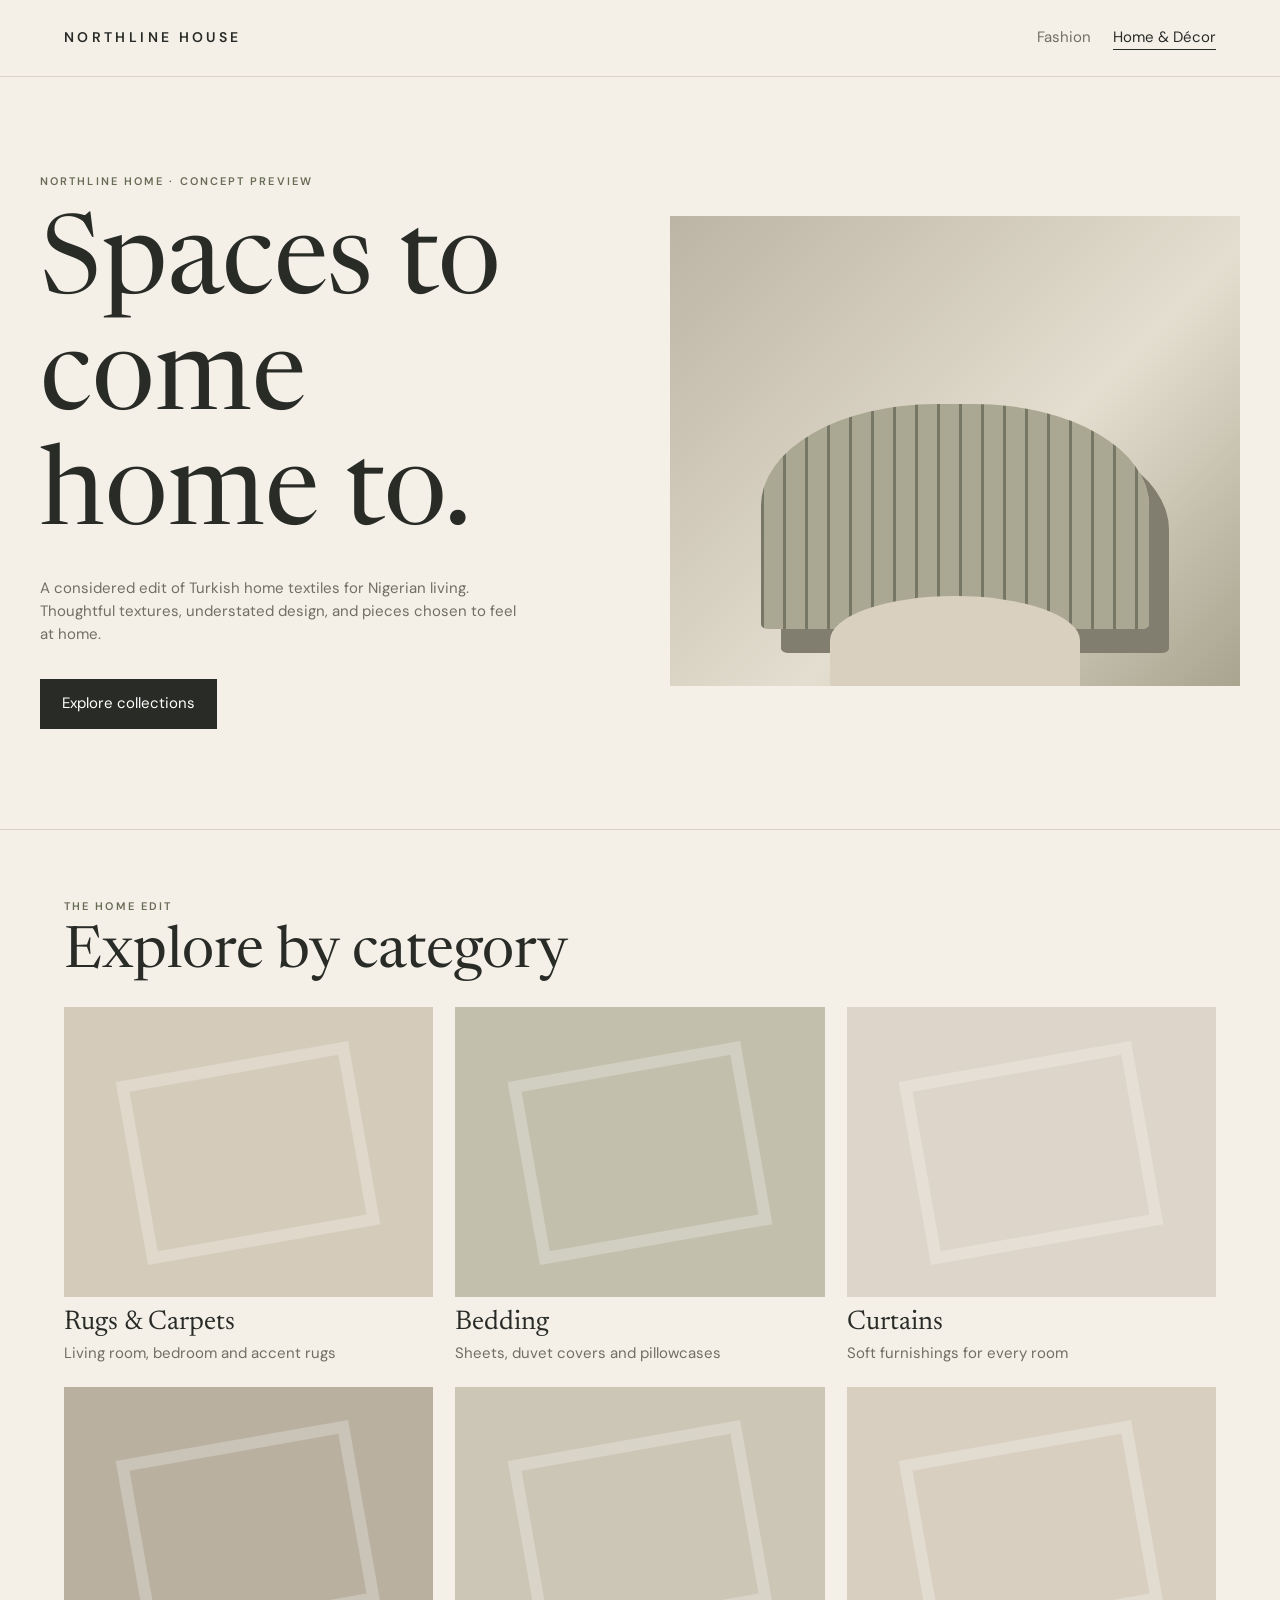
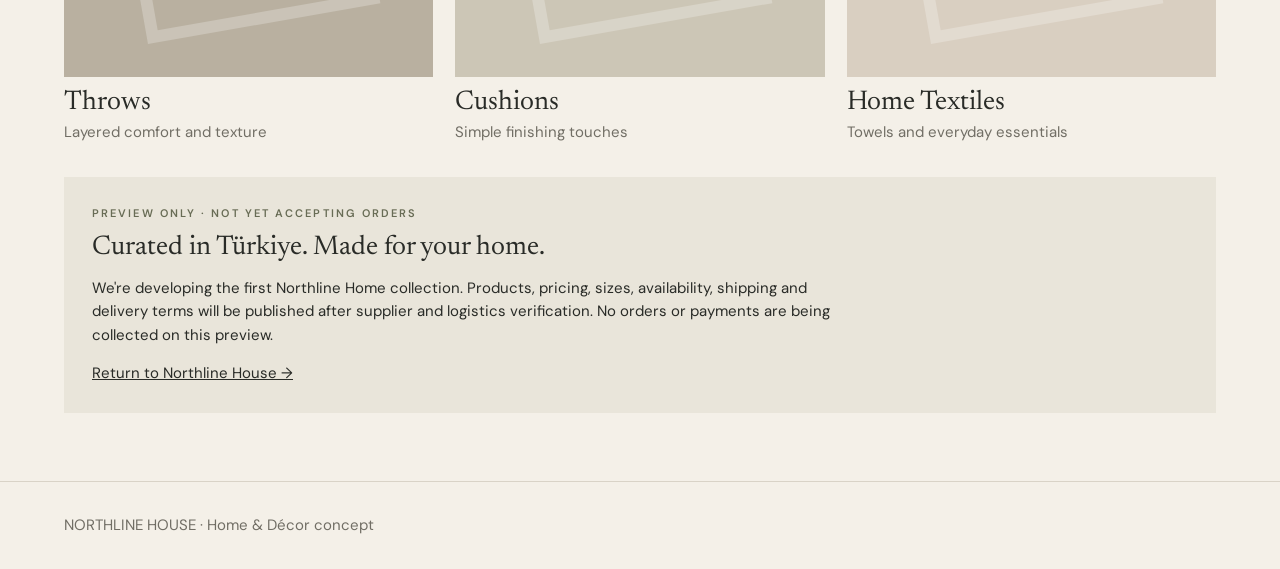
<file: home/index.html>
<!doctype html>
<html lang="en"><head><meta charset="utf-8"><meta name="viewport" content="width=device-width,initial-scale=1">
<meta name="robots" content="noindex"><title>Northline Home — Collection Preview</title>
<link rel="preconnect" href="https://fonts.googleapis.com"><link href="https://fonts.googleapis.com/css2?family=DM+Sans:wght@400;500;600&family=Newsreader:opsz,wght@6..72,400;6..72,500&display=swap" rel="stylesheet">
<style>
:root{--paper:#f4f0e8;--ink:#292b27;--muted:#716e65;--line:#d9d3c7;--accent:#686c55}*{box-sizing:border-box}body{margin:0;background:var(--paper);color:var(--ink);font:15px/1.55 'DM Sans',sans-serif}a{color:inherit}.wrap{max-width:1200px;margin:auto;padding:0 24px}header{border-bottom:1px solid var(--line)}header .wrap{display:flex;justify-content:space-between;align-items:center;min-height:76px;gap:16px}.brand{font-weight:600;letter-spacing:.24em;text-decoration:none;font-size:14px}.nav{display:flex;gap:22px;align-items:center}.nav a{text-decoration:none;color:var(--muted)}.nav a.active{color:var(--ink);border-bottom:1px solid var(--ink)}.eyebrow{text-transform:uppercase;letter-spacing:.19em;font-size:11px;font-weight:600;color:var(--accent)}h1,h2,h3{font-family:Newsreader,Georgia,serif;font-weight:400;line-height:1.05}h1{font-size:clamp(54px,9vw,110px);max-width:9ch;margin:20px 0}h2{font-size:clamp(34px,5vw,58px);margin:8px 0 24px}h3{font-size:27px;margin:12px 0 4px}.hero{padding:96px 0 100px;display:grid;grid-template-columns:1fr 1fr;gap:60px;align-items:center}.hero p{max-width:48ch;color:var(--muted)}.art{min-height:470px;background:linear-gradient(135deg,#bcb4a4,#e4ded0 58%,#a8a48e);position:relative;overflow:hidden}.art:before{content:'';position:absolute;left:16%;right:16%;bottom:12%;height:48%;background:repeating-linear-gradient(90deg,#777765 0 3px,#aaa793 3px 22px);border-radius:45% 45% 2% 2%;box-shadow:20px 24px 0 #827e6f}.art:after{content:'';position:absolute;left:28%;right:28%;bottom:0;height:19%;background:#d9d0c0;border-radius:50% 50% 0 0}.btn{display:inline-block;background:var(--ink);color:#fff;text-decoration:none;padding:13px 22px;margin-top:18px}.section{padding:68px 0;border-top:1px solid var(--line)}.grid{display:grid;grid-template-columns:repeat(3,1fr);gap:22px}.tile{min-width:0}.swatch{height:290px;background:#d5cbbb;position:relative;overflow:hidden}.tile:nth-child(2) .swatch{background:#c2c0ad}.tile:nth-child(3) .swatch{background:#ddd5c9}.tile:nth-child(4) .swatch{background:#b9b0a0}.tile:nth-child(5) .swatch{background:#ccc6b6}.tile:nth-child(6) .swatch{background:#d9cfc1}.swatch:before{content:'';position:absolute;inset:18%;border:12px solid rgba(255,255,255,.24);transform:rotate(-10deg)}.tile p{color:var(--muted);margin:4px 0 0}.note{background:#e9e5da;padding:28px;margin-top:32px}.note p{max-width:75ch}footer{border-top:1px solid var(--line);padding:32px 0;color:var(--muted)}@media(max-width:720px){.hero{grid-template-columns:1fr;padding:60px 0;gap:35px}.art{min-height:310px}.grid{grid-template-columns:repeat(2,1fr);gap:16px}.swatch{height:190px}.nav{gap:12px;font-size:13px}.wrap{padding:0 16px}}@media(max-width:390px){.grid{grid-template-columns:1fr}.swatch{height:220px}}
</style></head><body>
<header><div class="wrap"><a class="brand" href="/">NORTHLINE HOUSE</a><nav class="nav" aria-label="Main navigation"><a href="/">Fashion</a><a class="active" href="/home/" aria-current="page">Home & Décor</a></nav></div></header>
<main><section class="hero wrap"><div><div class="eyebrow">Northline Home · Concept preview</div><h1>Spaces to come home to.</h1><p>A considered edit of Turkish home textiles for Nigerian living. Thoughtful textures, understated design, and pieces chosen to feel at home.</p><a class="btn" href="#collections">Explore collections</a></div><div class="art" role="img" aria-label="Abstract interior-inspired decorative composition"></div></section>
<section class="section" id="collections"><div class="wrap"><div class="eyebrow">The home edit</div><h2>Explore by category</h2><div class="grid">
<article class="tile"><div class="swatch" aria-hidden="true"></div><h3>Rugs & Carpets</h3><p>Living room, bedroom and accent rugs</p></article>
<article class="tile"><div class="swatch" aria-hidden="true"></div><h3>Bedding</h3><p>Sheets, duvet covers and pillowcases</p></article>
<article class="tile"><div class="swatch" aria-hidden="true"></div><h3>Curtains</h3><p>Soft furnishings for every room</p></article>
<article class="tile"><div class="swatch" aria-hidden="true"></div><h3>Throws</h3><p>Layered comfort and texture</p></article>
<article class="tile"><div class="swatch" aria-hidden="true"></div><h3>Cushions</h3><p>Simple finishing touches</p></article>
<article class="tile"><div class="swatch" aria-hidden="true"></div><h3>Home Textiles</h3><p>Towels and everyday essentials</p></article>
</div><div class="note"><div class="eyebrow">Preview only · Not yet accepting orders</div><h3>Curated in Türkiye. Made for your home.</h3><p>We're developing the first Northline Home collection. Products, pricing, sizes, availability, shipping and delivery terms will be published after supplier and logistics verification. No orders or payments are being collected on this preview.</p><a href="/">Return to Northline House →</a></div></div></section></main>
<footer><div class="wrap">NORTHLINE HOUSE · Home & Décor concept</div></footer></body></html>
</file>
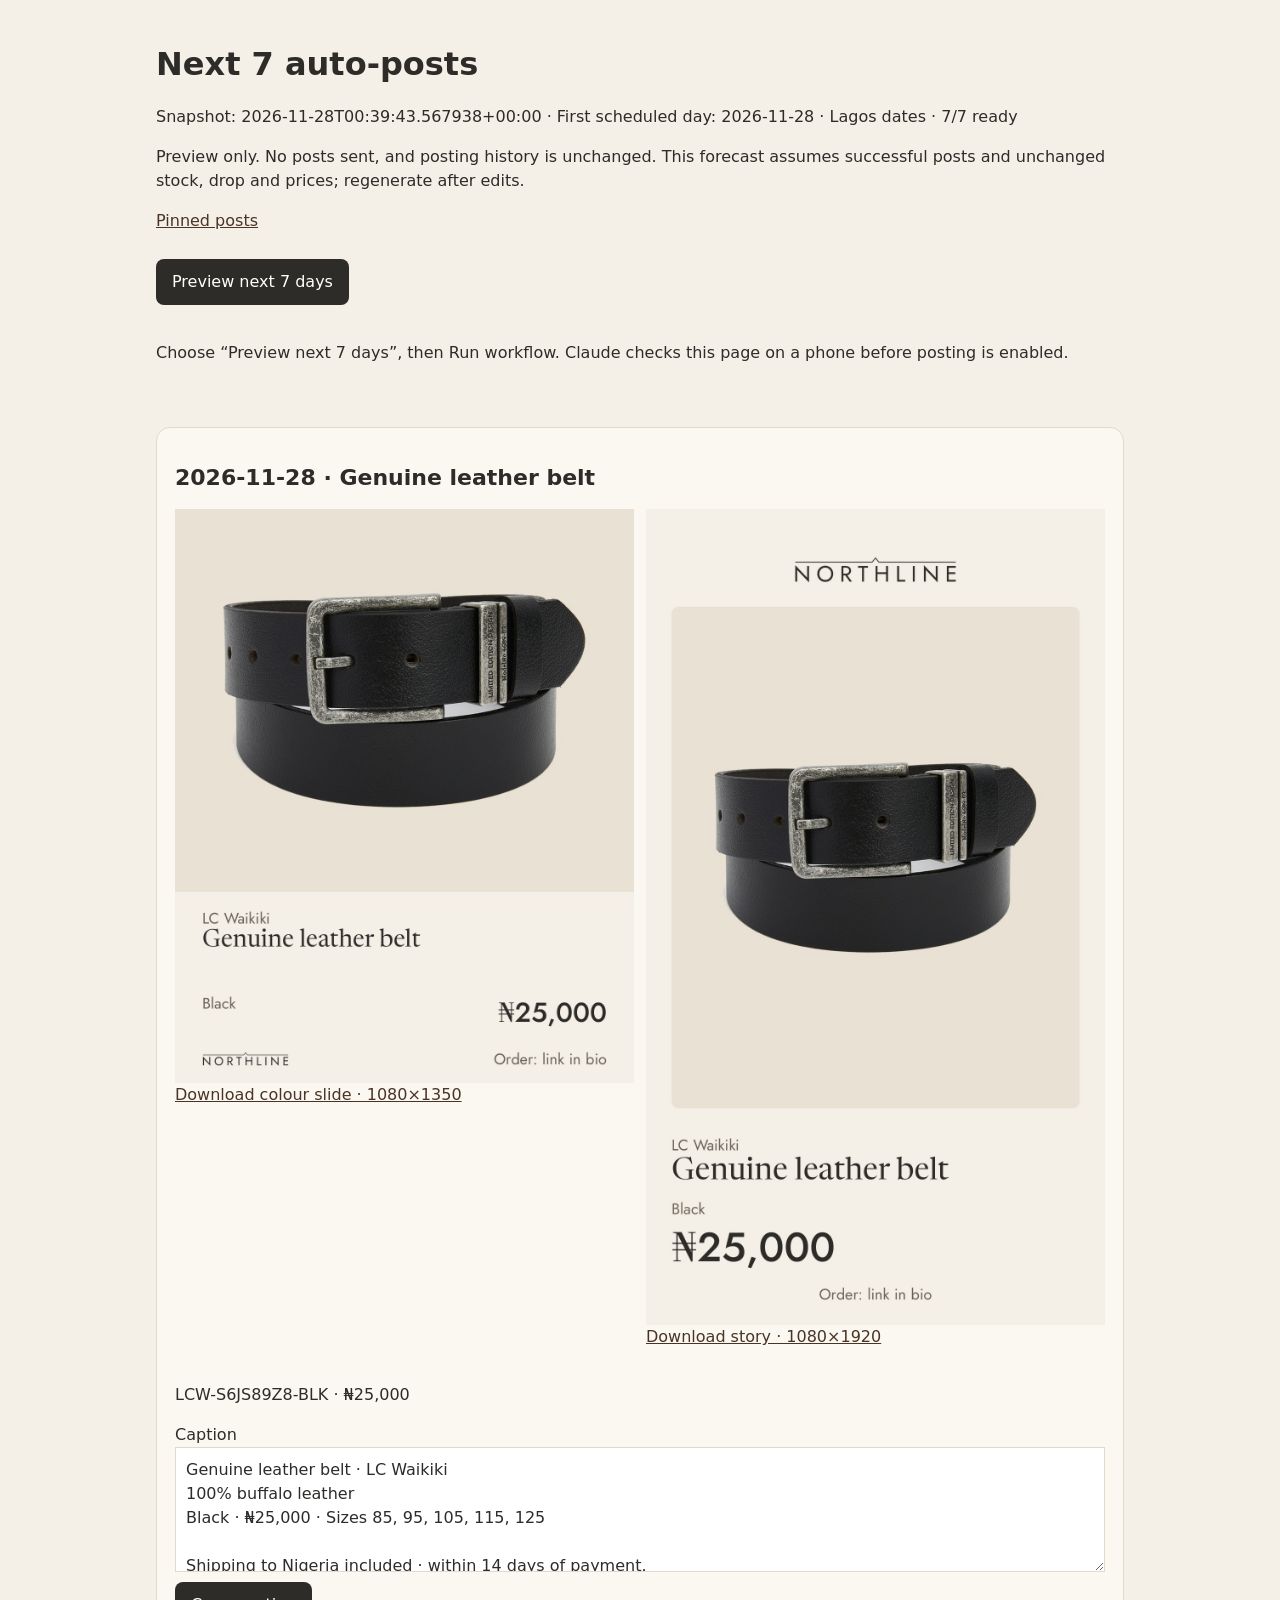
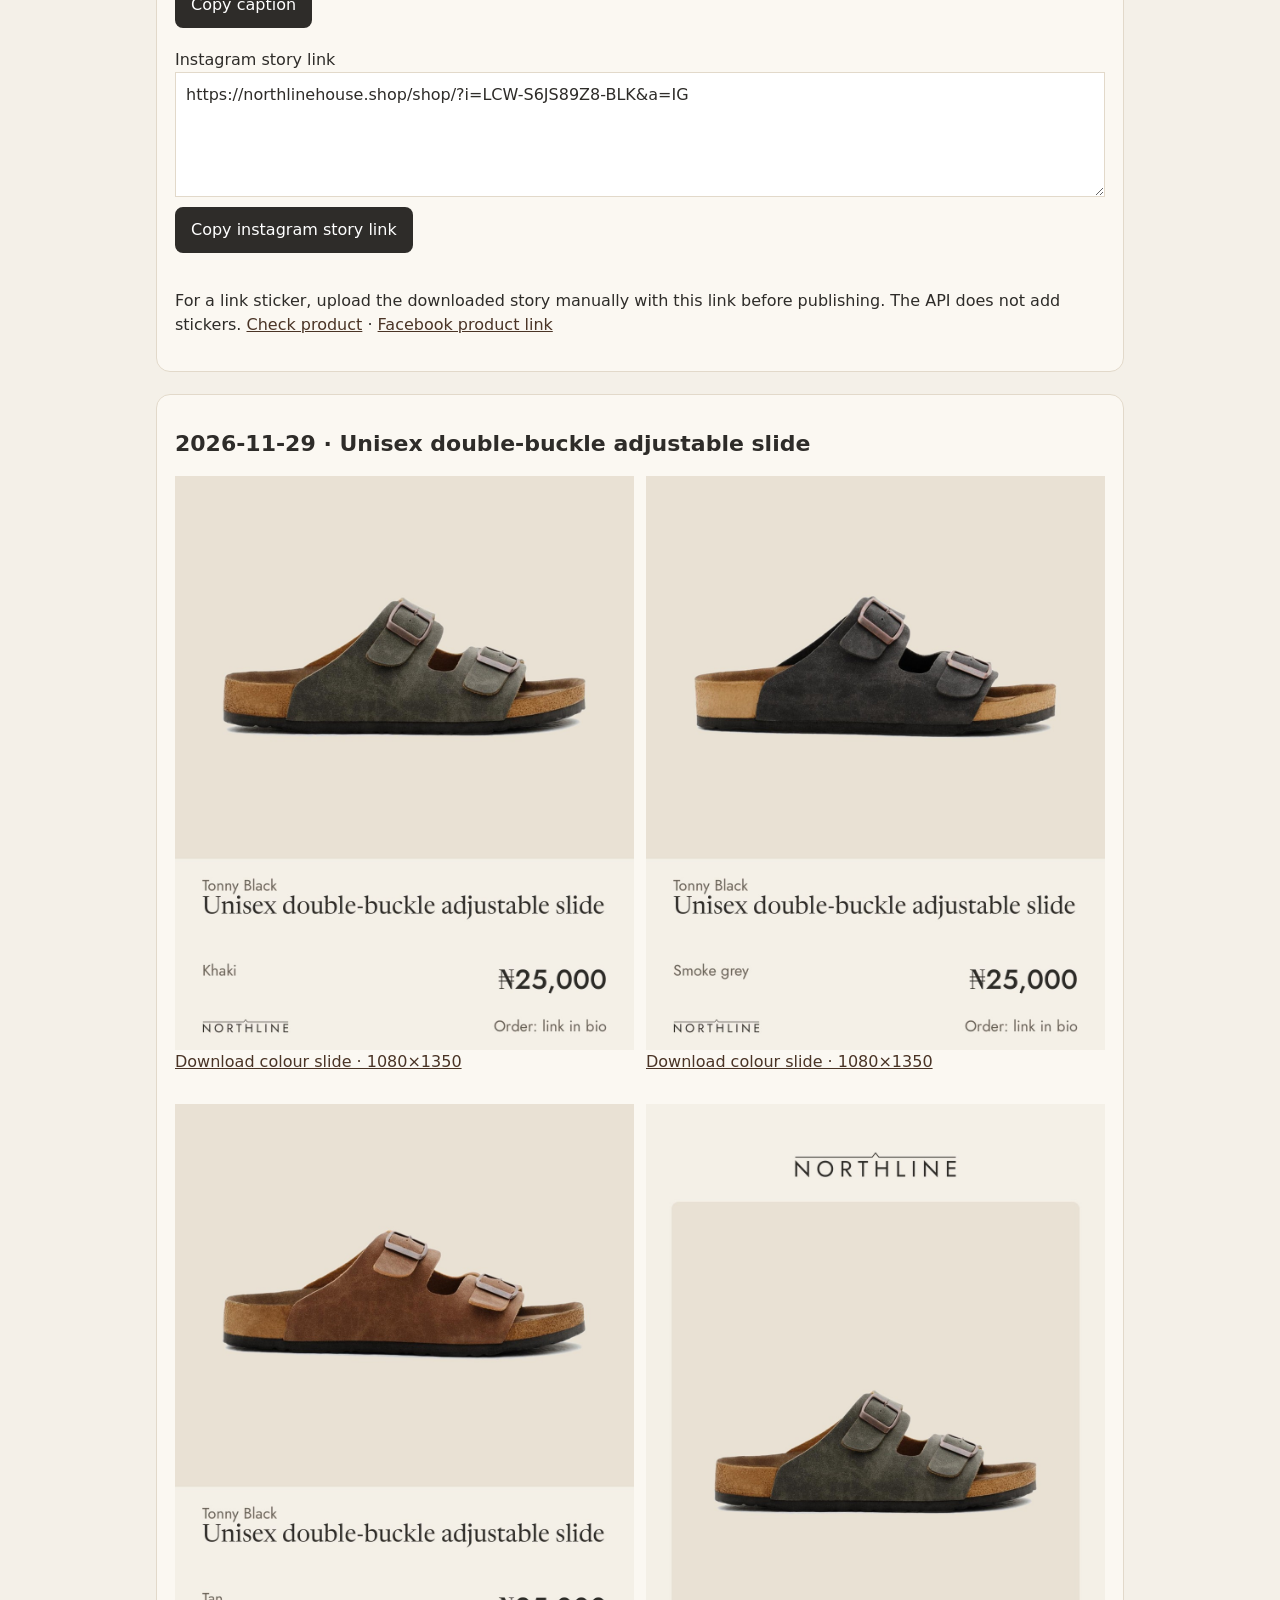
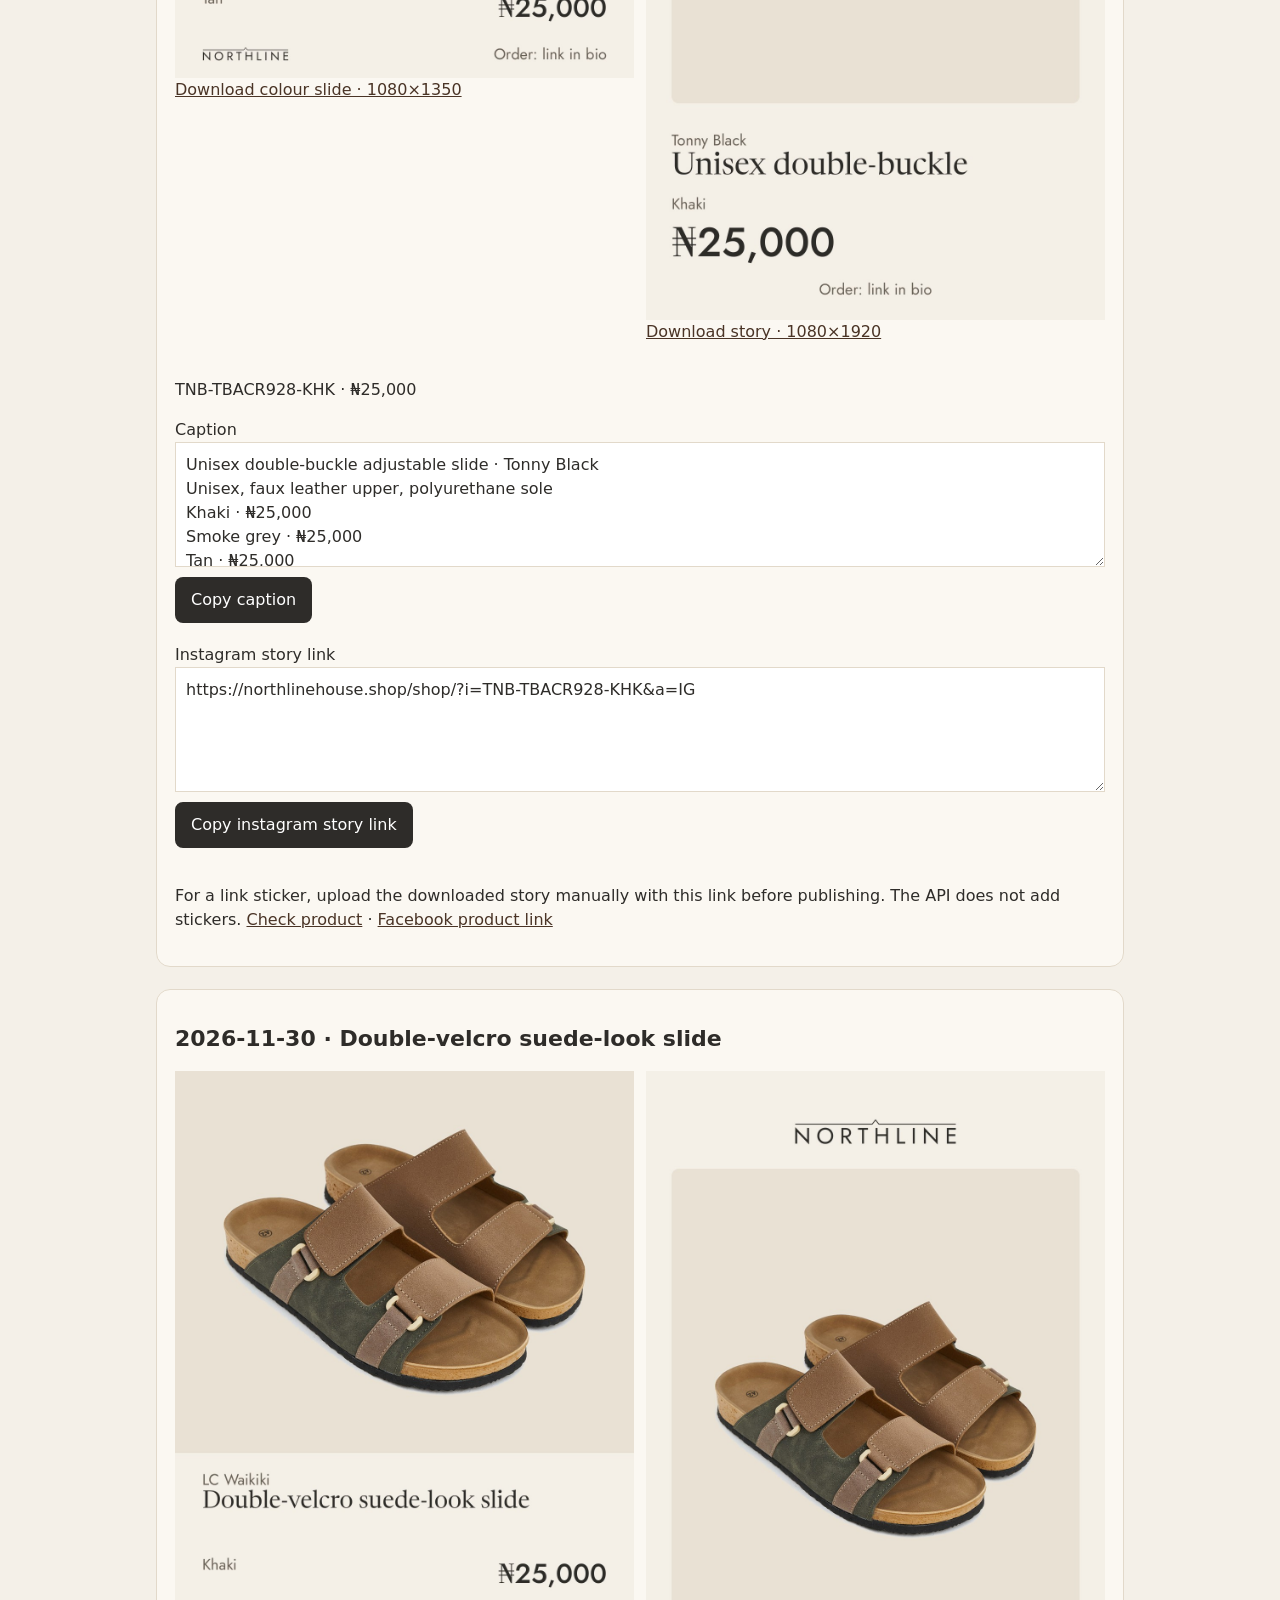
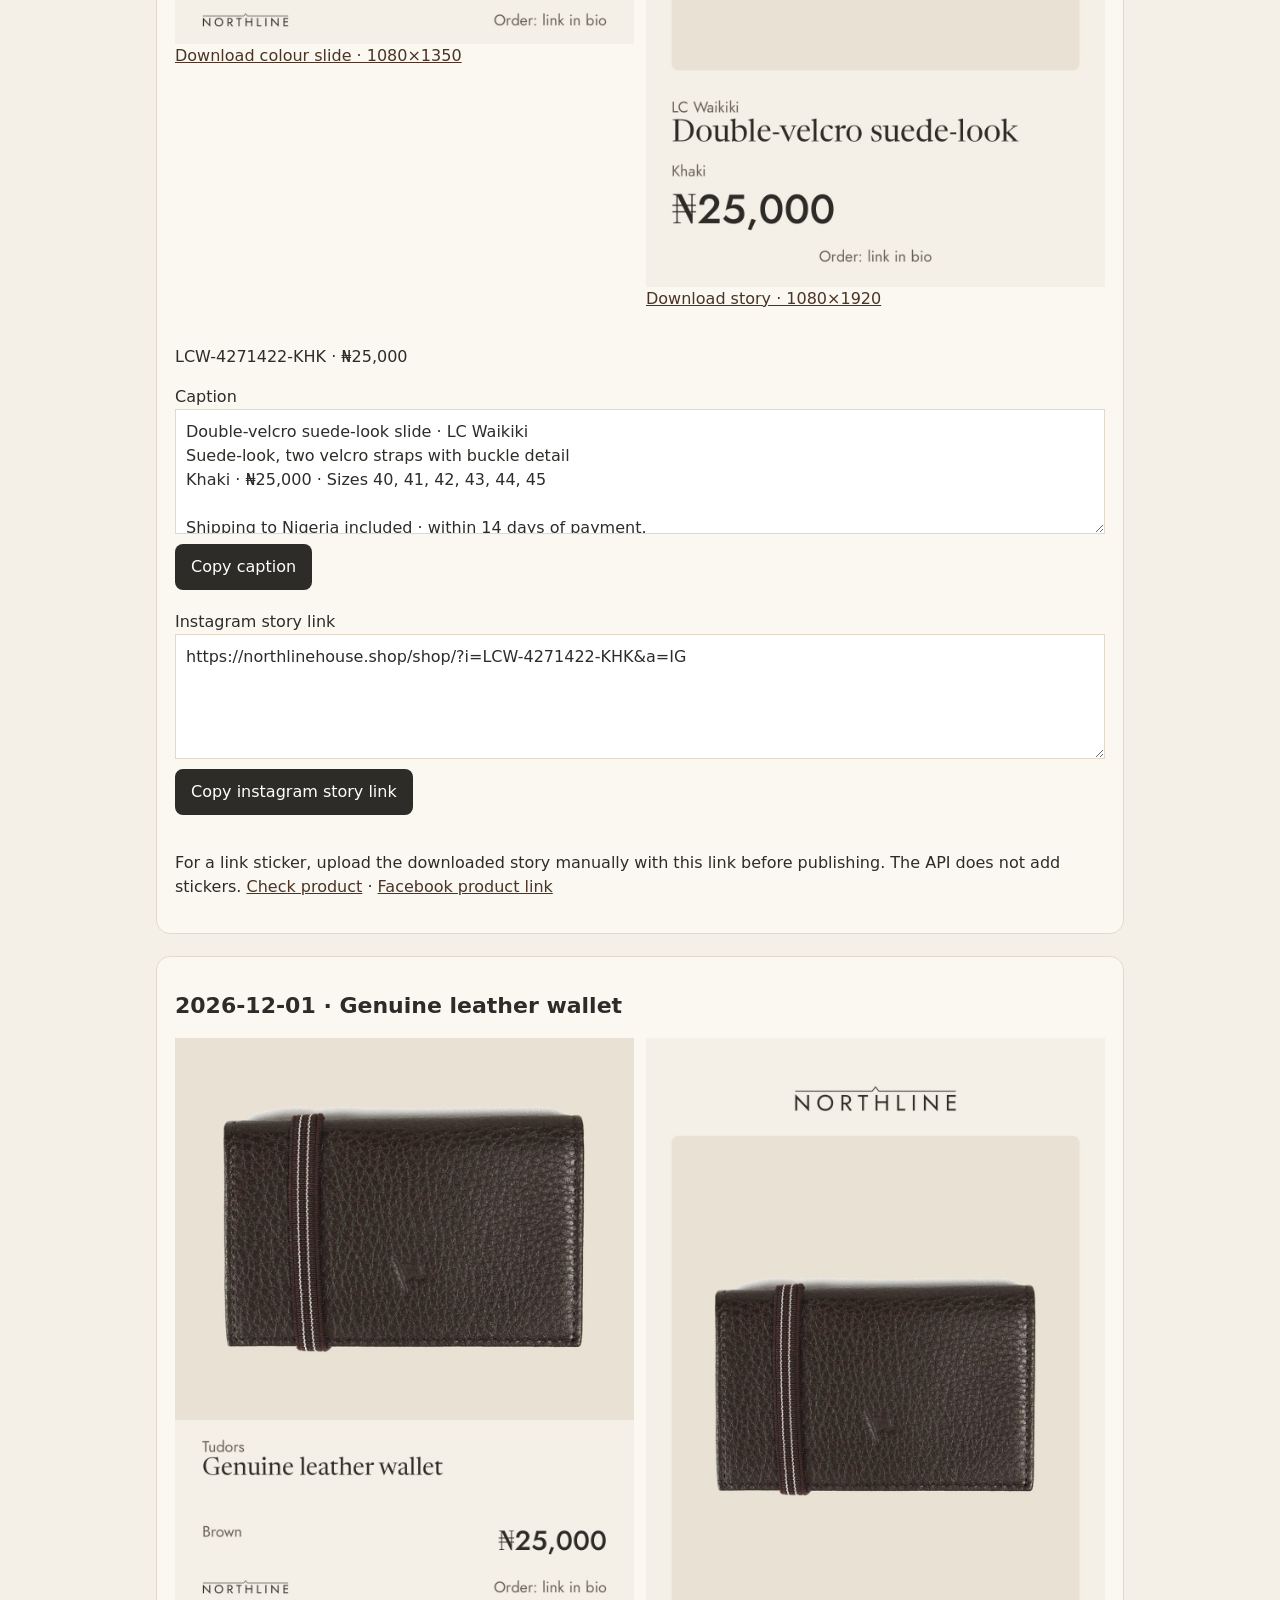
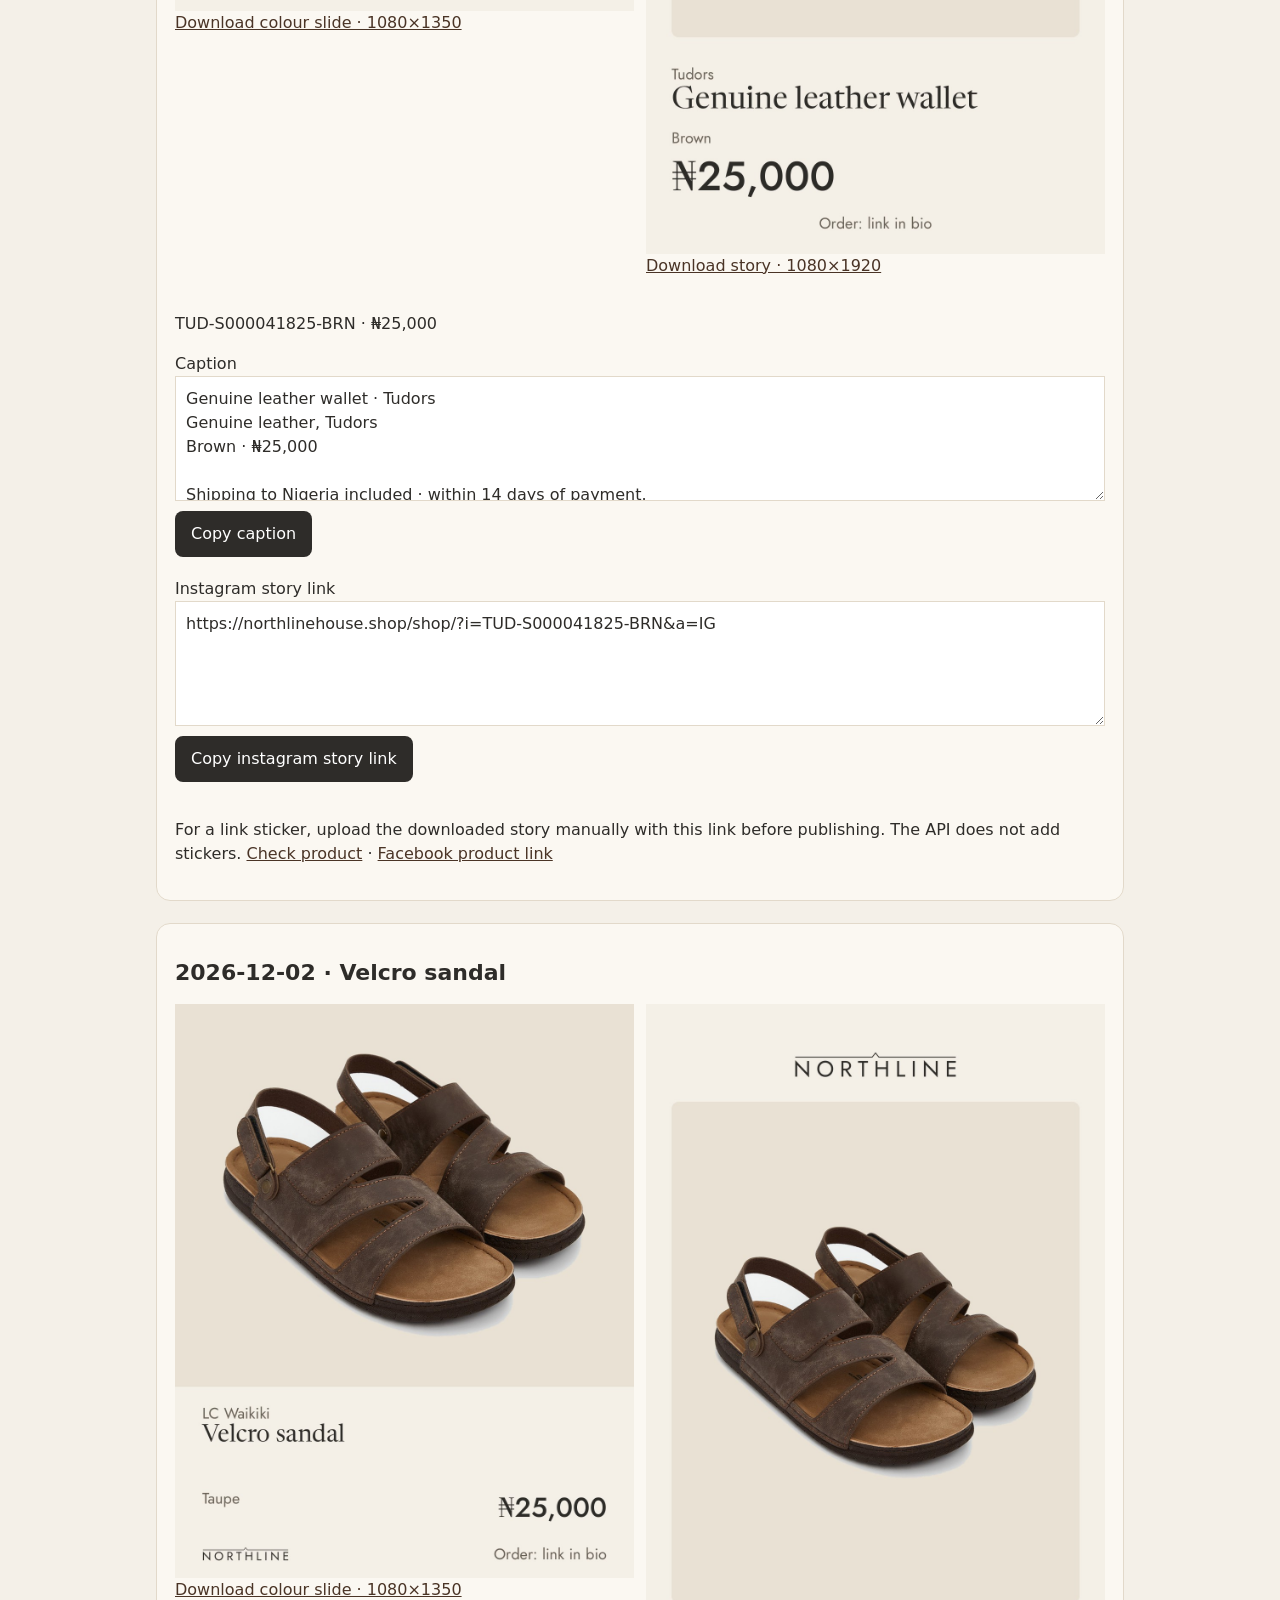
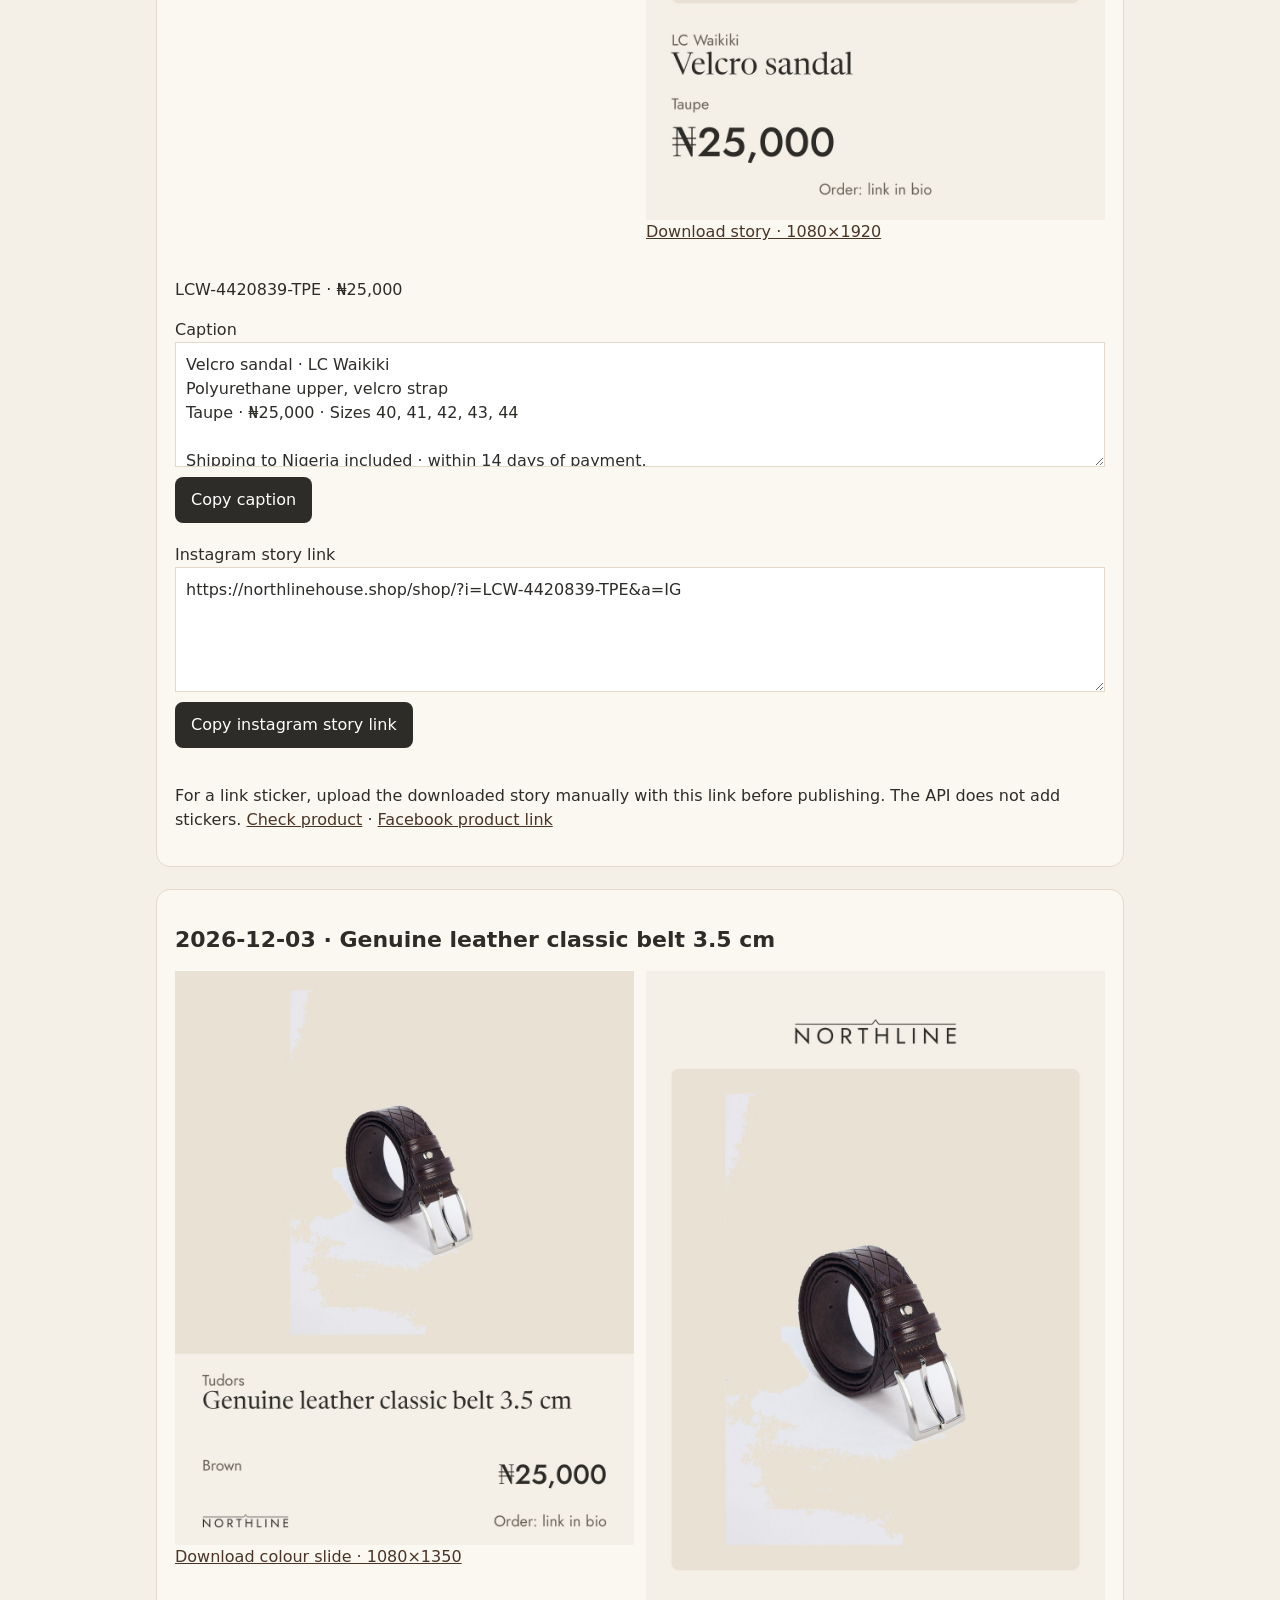
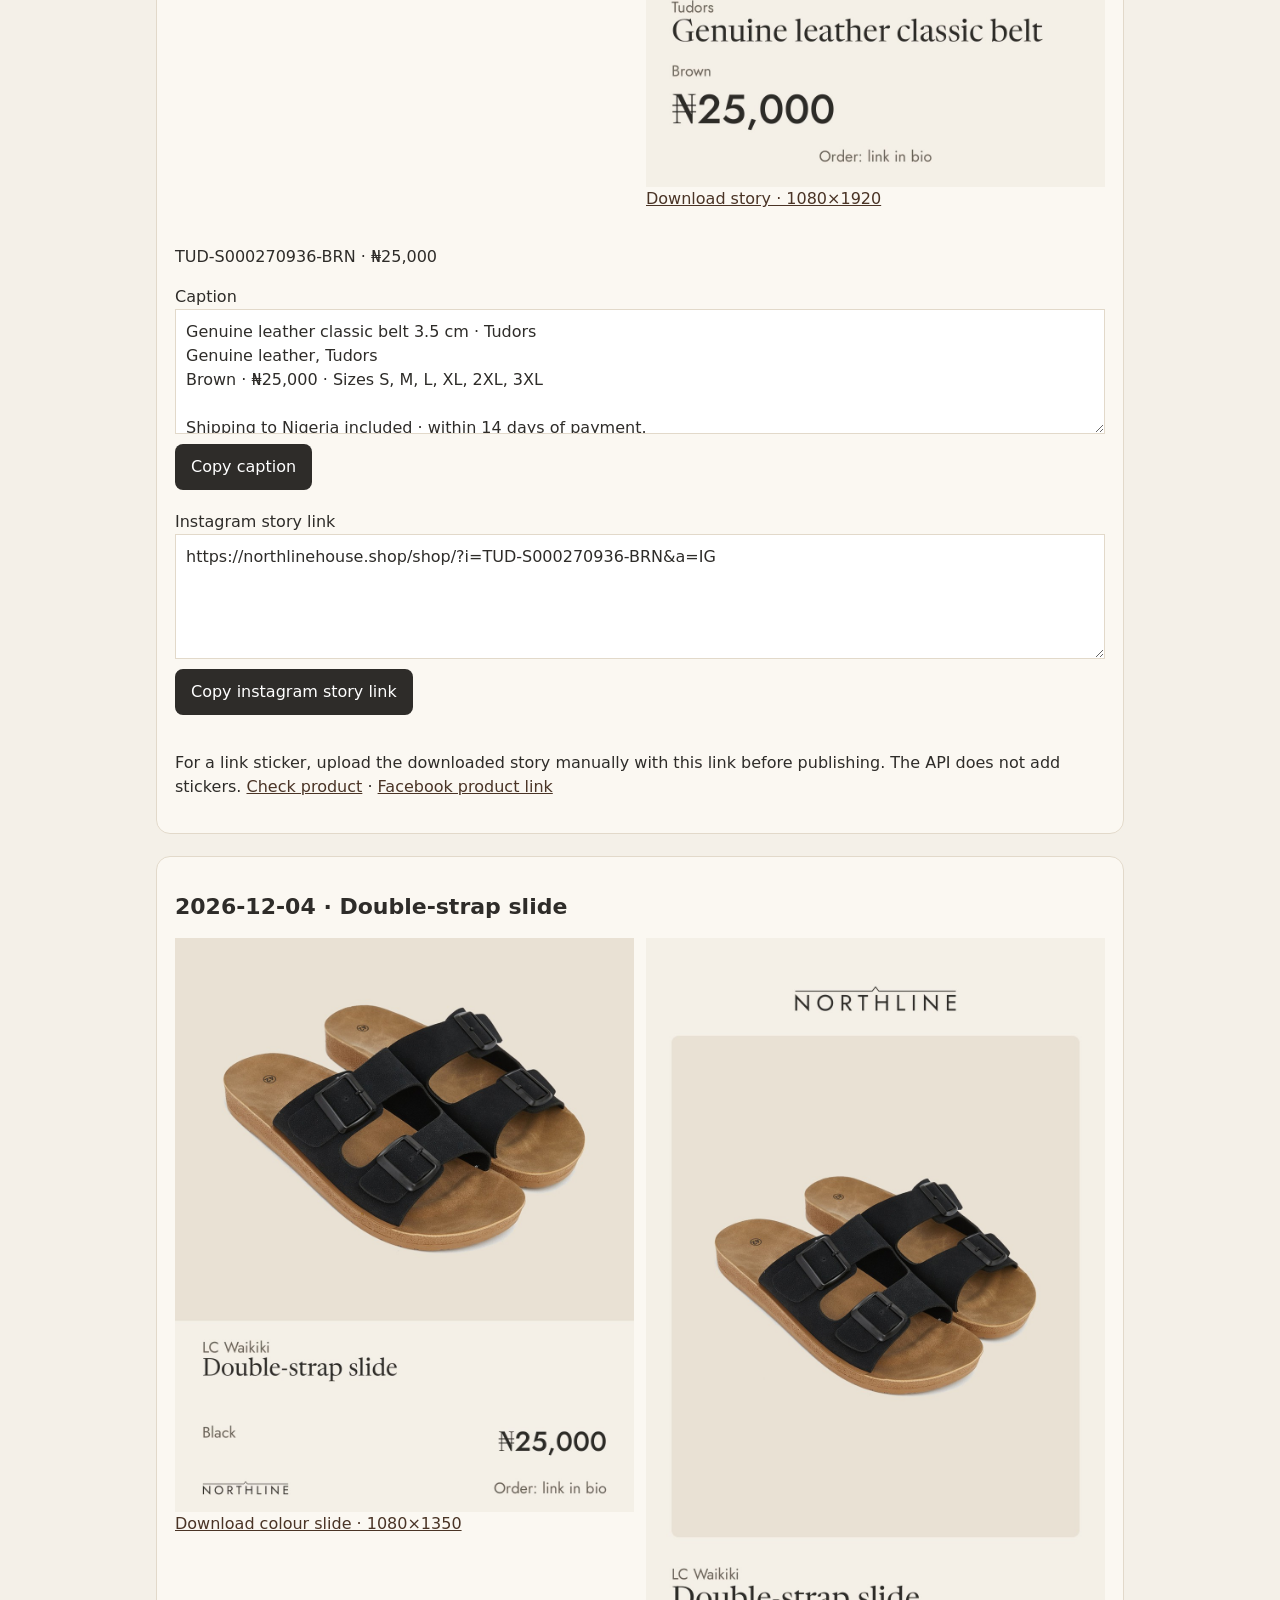
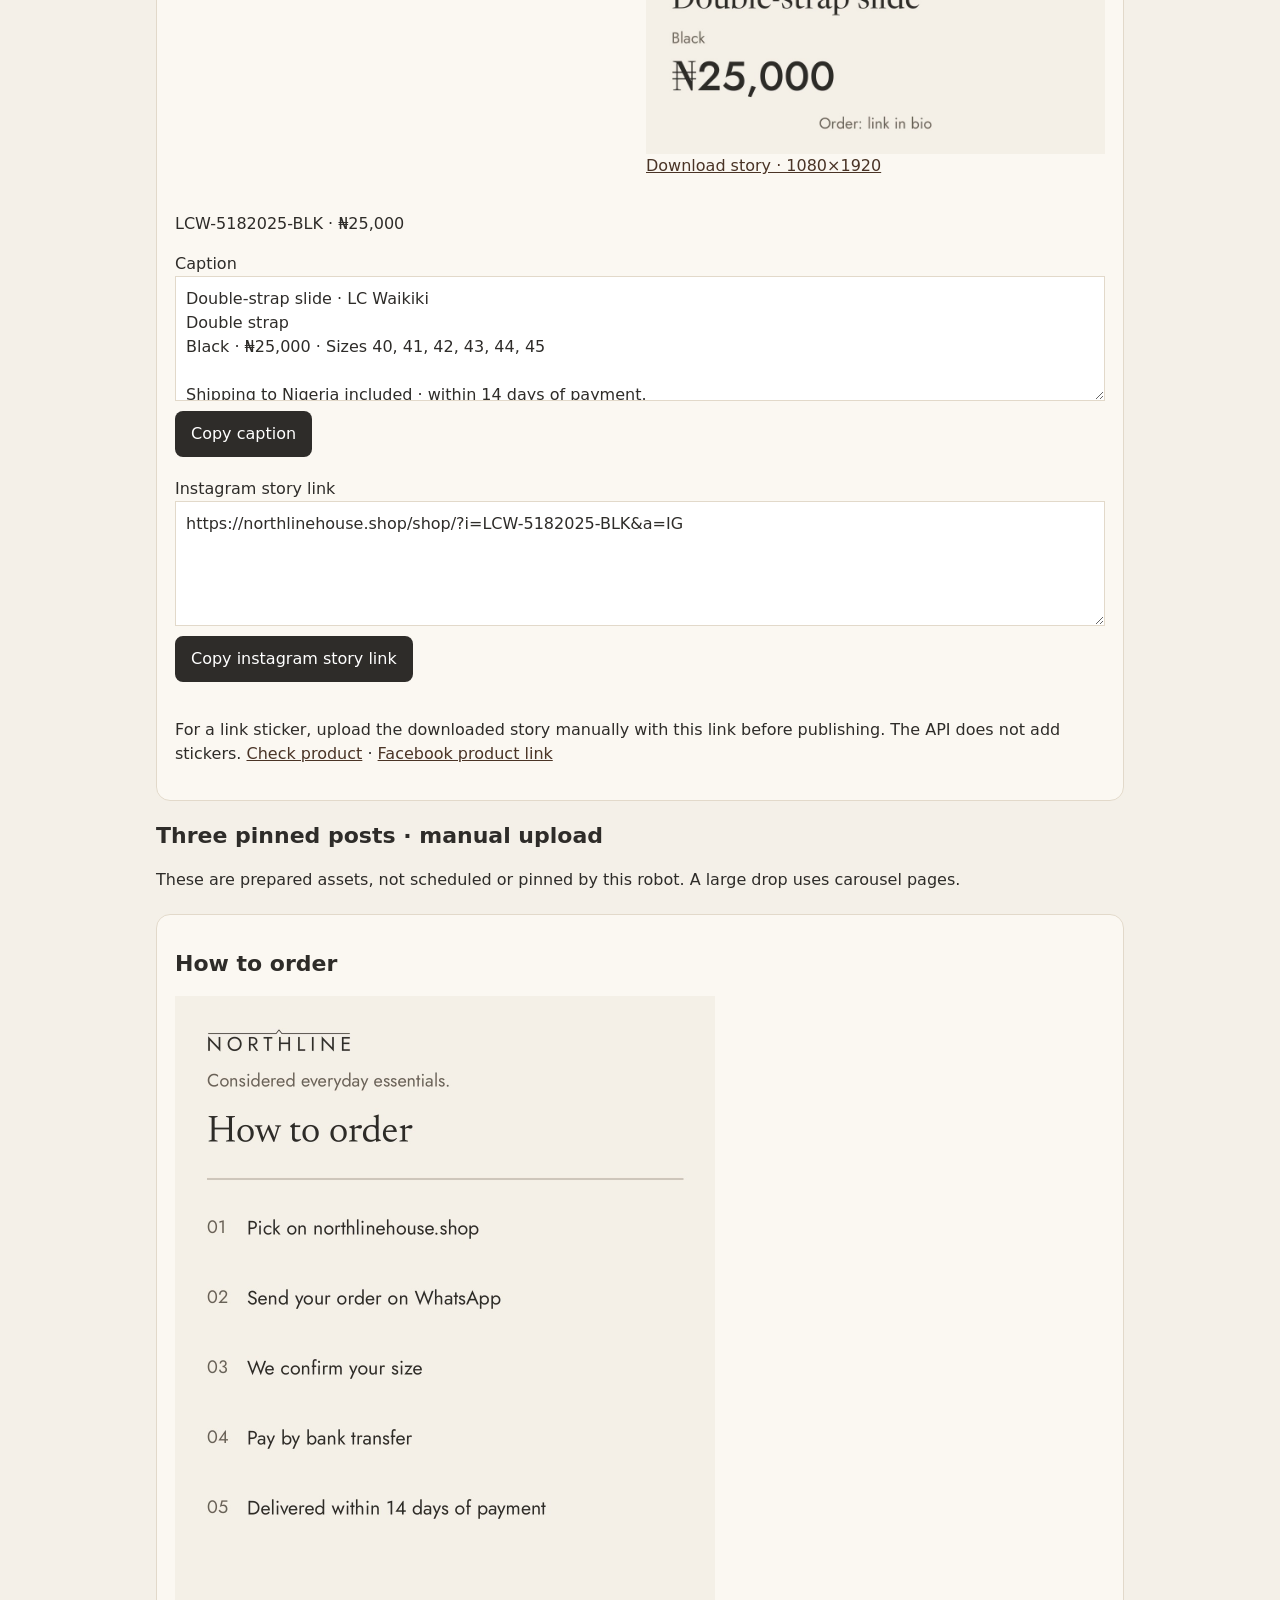
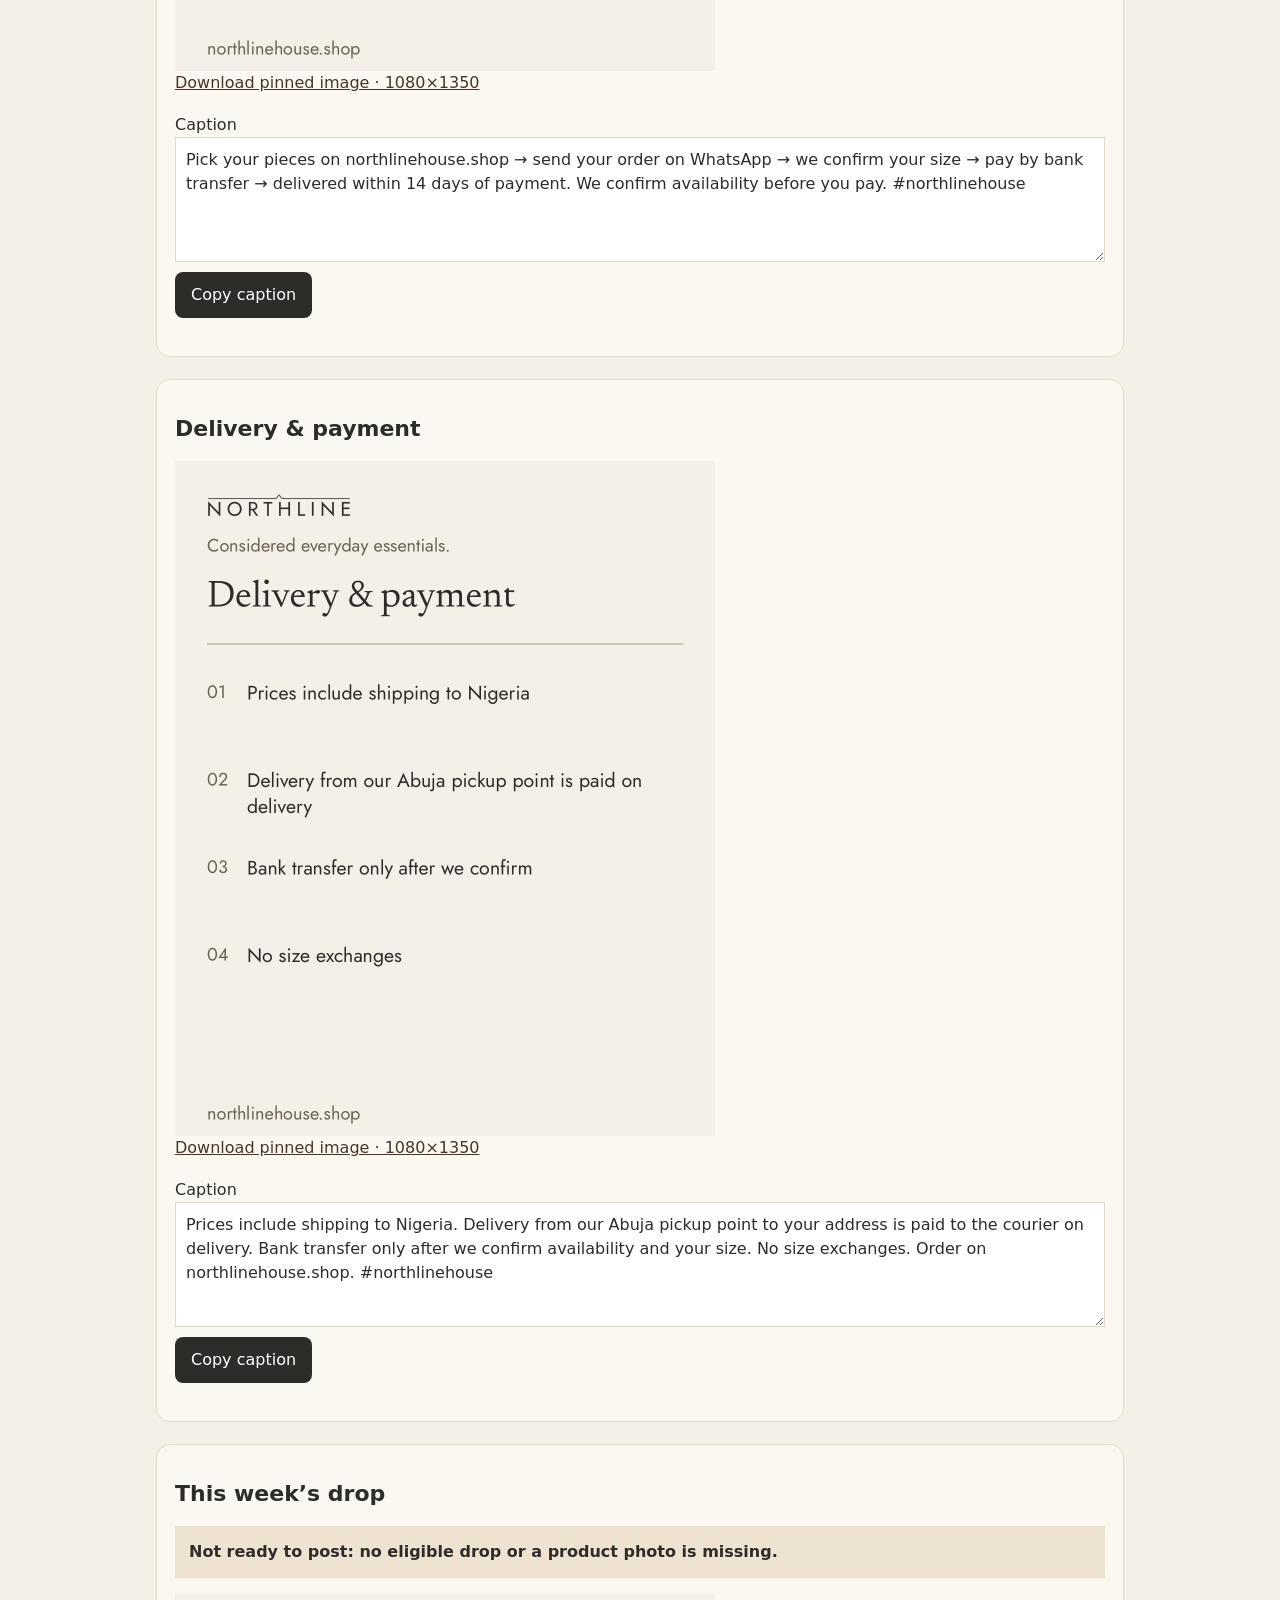
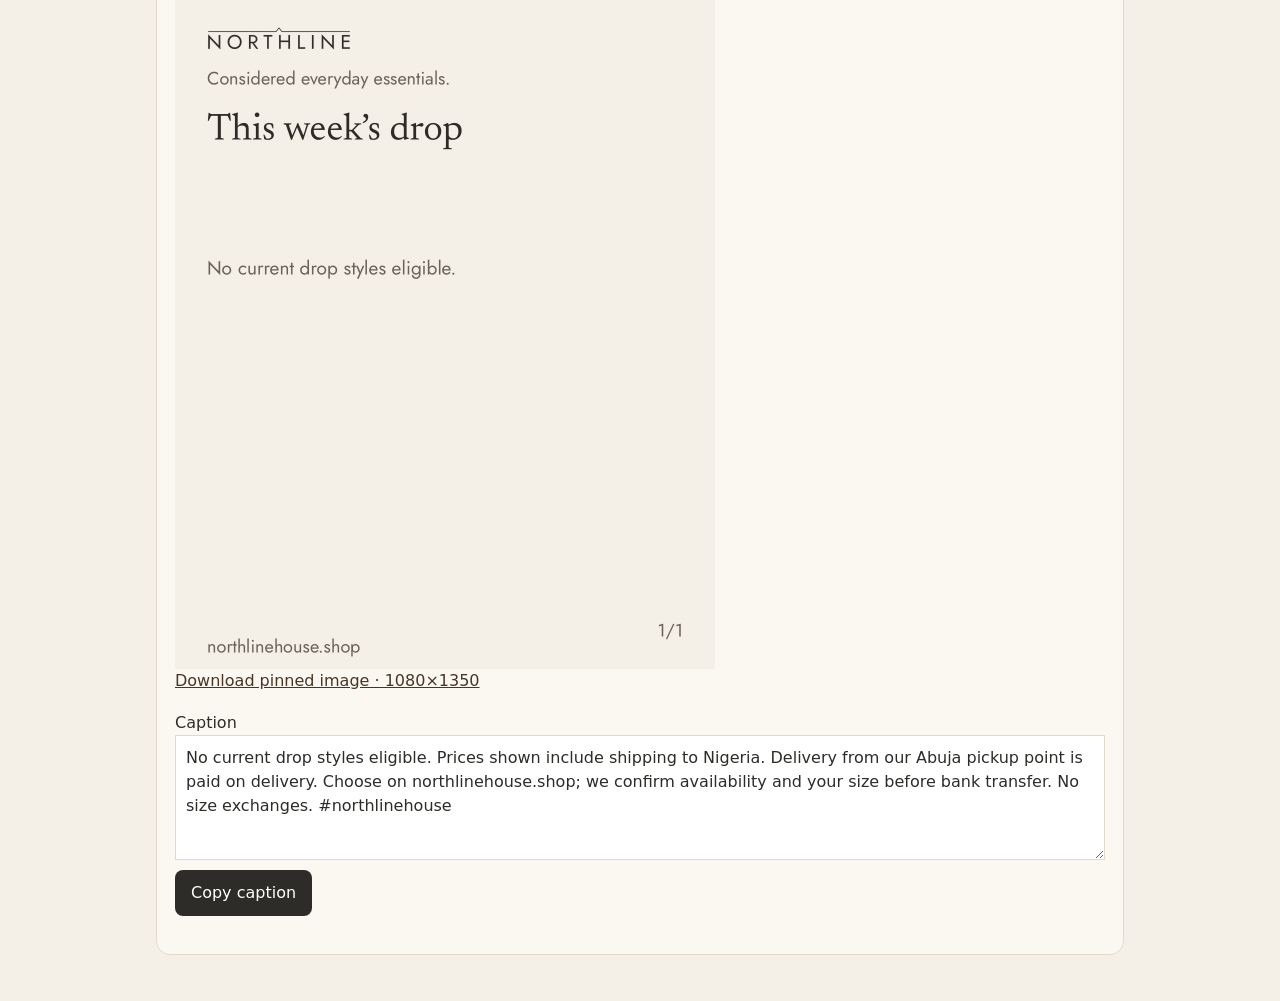
<file: ig-preview/index.html>
<!doctype html><html lang="en"><meta charset="utf-8"><meta name="viewport" content="width=device-width,initial-scale=1"><meta name="robots" content="noindex,nofollow,noarchive"><title>Northline · Instagram preview</title>
<style>*{box-sizing:border-box}body{margin:0;background:#F4F0E8;color:#2E2C29;font:16px/1.5 system-ui,sans-serif}main{max-width:1000px;padding:24px 16px;margin:auto}article{background:#FBF8F2;border:1px solid #E2D9CA;border-radius:14px;padding:18px;margin:22px 0}h1,h2{line-height:1.2}h2{font-size:22px;overflow-wrap:anywhere}.pair{display:grid;grid-template-columns:1fr 1fr;gap:12px}figure{margin:0 0 18px}img{display:block;width:100%;height:auto;max-width:540px}textarea{display:block;width:100%;min-height:125px;font:inherit;padding:10px;border:1px solid #E2D9CA;background:#fff;color:#2E2C29}button,.action{font:inherit;border:0;background:#2E2C29;color:#fff;padding:11px 16px;border-radius:8px;display:inline-block;margin:10px 0 20px;text-decoration:none}a{color:#4A3426;overflow-wrap:anywhere}.warning{padding:14px;background:#eee3d0;font-weight:600}.copy{cursor:pointer}label{display:block}#status{min-height:24px}@media(max-width:600px){.pair{grid-template-columns:1fr}article{padding:12px}}</style><main><h1>Next 7 auto-posts</h1><p>Snapshot: 2026-11-28T00:39:43.567938+00:00 · First scheduled day: 2026-11-28 · Lagos dates · 7/7 ready</p><p>Preview only. No posts sent, and posting history is unchanged. This forecast assumes successful posts and unchanged stock, drop and prices; regenerate after edits.</p><p><a href="#pins">Pinned posts</a></p><a class="action" href="https://github.com/Fshuaib75/northline-house/actions/workflows/ig-autopost.yml">Preview next 7 days</a><p>Choose “Preview next 7 days”, then Run workflow. Claude checks this page on a phone before posting is enabled.</p><p id="status" role="status"></p><article><h2>2026-11-28 · Genuine leather belt</h2><div class="pair"><figure><a href="2026-11-28-colour-1.jpg" download><img loading="lazy" src="2026-11-28-colour-1.jpg" alt="colour slide · 1080×1350"></a><figcaption><a href="2026-11-28-colour-1.jpg" download>Download colour slide · 1080×1350</a></figcaption></figure><figure><a href="2026-11-28-story.jpg" download><img loading="lazy" src="2026-11-28-story.jpg" alt="story · 1080×1920"></a><figcaption><a href="2026-11-28-story.jpg" download>Download story · 1080×1920</a></figcaption></figure></div><p>LCW-S6JS89Z8-BLK · ₦25,000</p><label>Caption<textarea readonly>Genuine leather belt · LC Waikiki
100% buffalo leather
Black · ₦25,000 · Sizes 85, 95, 105, 115, 125

Shipping to Nigeria included · within 14 days of payment.
Abuja onward courier paid on delivery. Bank transfer after size confirmation. No size exchanges.
Order via the link in bio or WhatsApp.

#northlinehouse #mensfashion #belts #lagosfashion #abujafashion</textarea></label><button type="button" class="copy">Copy caption</button><label>Instagram story link<textarea readonly>https://northlinehouse.shop/shop/?i=LCW-S6JS89Z8-BLK&amp;a=IG</textarea></label><button type="button" class="copy">Copy instagram story link</button><p>For a link sticker, upload the downloaded story manually with this link before publishing. The API does not add stickers. <a href="https://northlinehouse.shop/shop/?i=LCW-S6JS89Z8-BLK&amp;a=IG">Check product</a> · <a href="https://northlinehouse.shop/shop/?i=LCW-S6JS89Z8-BLK&amp;a=FB">Facebook product link</a></p></article><article><h2>2026-11-29 · Unisex double-buckle adjustable slide</h2><div class="pair"><figure><a href="2026-11-29-colour-1.jpg" download><img loading="lazy" src="2026-11-29-colour-1.jpg" alt="colour slide · 1080×1350"></a><figcaption><a href="2026-11-29-colour-1.jpg" download>Download colour slide · 1080×1350</a></figcaption></figure><figure><a href="2026-11-29-colour-2.jpg" download><img loading="lazy" src="2026-11-29-colour-2.jpg" alt="colour slide · 1080×1350"></a><figcaption><a href="2026-11-29-colour-2.jpg" download>Download colour slide · 1080×1350</a></figcaption></figure><figure><a href="2026-11-29-colour-3.jpg" download><img loading="lazy" src="2026-11-29-colour-3.jpg" alt="colour slide · 1080×1350"></a><figcaption><a href="2026-11-29-colour-3.jpg" download>Download colour slide · 1080×1350</a></figcaption></figure><figure><a href="2026-11-29-story.jpg" download><img loading="lazy" src="2026-11-29-story.jpg" alt="story · 1080×1920"></a><figcaption><a href="2026-11-29-story.jpg" download>Download story · 1080×1920</a></figcaption></figure></div><p>TNB-TBACR928-KHK · ₦25,000</p><label>Caption<textarea readonly>Unisex double-buckle adjustable slide · Tonny Black
Unisex, faux leather upper, polyurethane sole
Khaki · ₦25,000
Smoke grey · ₦25,000
Tan · ₦25,000

Shipping to Nigeria included · within 14 days of payment.
Abuja onward courier paid on delivery. Bank transfer after size confirmation. No size exchanges.
Order via the link in bio or WhatsApp.

#northlinehouse #mensfashion #slides #sandals #lagosfashion #abujafashion</textarea></label><button type="button" class="copy">Copy caption</button><label>Instagram story link<textarea readonly>https://northlinehouse.shop/shop/?i=TNB-TBACR928-KHK&amp;a=IG</textarea></label><button type="button" class="copy">Copy instagram story link</button><p>For a link sticker, upload the downloaded story manually with this link before publishing. The API does not add stickers. <a href="https://northlinehouse.shop/shop/?i=TNB-TBACR928-KHK&amp;a=IG">Check product</a> · <a href="https://northlinehouse.shop/shop/?i=TNB-TBACR928-KHK&amp;a=FB">Facebook product link</a></p></article><article><h2>2026-11-30 · Double-velcro suede-look slide</h2><div class="pair"><figure><a href="2026-11-30-colour-1.jpg" download><img loading="lazy" src="2026-11-30-colour-1.jpg" alt="colour slide · 1080×1350"></a><figcaption><a href="2026-11-30-colour-1.jpg" download>Download colour slide · 1080×1350</a></figcaption></figure><figure><a href="2026-11-30-story.jpg" download><img loading="lazy" src="2026-11-30-story.jpg" alt="story · 1080×1920"></a><figcaption><a href="2026-11-30-story.jpg" download>Download story · 1080×1920</a></figcaption></figure></div><p>LCW-4271422-KHK · ₦25,000</p><label>Caption<textarea readonly>Double-velcro suede-look slide · LC Waikiki
Suede-look, two velcro straps with buckle detail
Khaki · ₦25,000 · Sizes 40, 41, 42, 43, 44, 45

Shipping to Nigeria included · within 14 days of payment.
Abuja onward courier paid on delivery. Bank transfer after size confirmation. No size exchanges.
Order via the link in bio or WhatsApp.

#northlinehouse #mensfashion #slides #sandals #lagosfashion #abujafashion</textarea></label><button type="button" class="copy">Copy caption</button><label>Instagram story link<textarea readonly>https://northlinehouse.shop/shop/?i=LCW-4271422-KHK&amp;a=IG</textarea></label><button type="button" class="copy">Copy instagram story link</button><p>For a link sticker, upload the downloaded story manually with this link before publishing. The API does not add stickers. <a href="https://northlinehouse.shop/shop/?i=LCW-4271422-KHK&amp;a=IG">Check product</a> · <a href="https://northlinehouse.shop/shop/?i=LCW-4271422-KHK&amp;a=FB">Facebook product link</a></p></article><article><h2>2026-12-01 · Genuine leather wallet</h2><div class="pair"><figure><a href="2026-12-01-colour-1.jpg" download><img loading="lazy" src="2026-12-01-colour-1.jpg" alt="colour slide · 1080×1350"></a><figcaption><a href="2026-12-01-colour-1.jpg" download>Download colour slide · 1080×1350</a></figcaption></figure><figure><a href="2026-12-01-story.jpg" download><img loading="lazy" src="2026-12-01-story.jpg" alt="story · 1080×1920"></a><figcaption><a href="2026-12-01-story.jpg" download>Download story · 1080×1920</a></figcaption></figure></div><p>TUD-S000041825-BRN · ₦25,000</p><label>Caption<textarea readonly>Genuine leather wallet · Tudors
Genuine leather, Tudors
Brown · ₦25,000

Shipping to Nigeria included · within 14 days of payment.
Abuja onward courier paid on delivery. Bank transfer after size confirmation. No size exchanges.
Order via the link in bio or WhatsApp.

#northlinehouse #mensfashion #wallets #lagosfashion #abujafashion</textarea></label><button type="button" class="copy">Copy caption</button><label>Instagram story link<textarea readonly>https://northlinehouse.shop/shop/?i=TUD-S000041825-BRN&amp;a=IG</textarea></label><button type="button" class="copy">Copy instagram story link</button><p>For a link sticker, upload the downloaded story manually with this link before publishing. The API does not add stickers. <a href="https://northlinehouse.shop/shop/?i=TUD-S000041825-BRN&amp;a=IG">Check product</a> · <a href="https://northlinehouse.shop/shop/?i=TUD-S000041825-BRN&amp;a=FB">Facebook product link</a></p></article><article><h2>2026-12-02 · Velcro sandal</h2><div class="pair"><figure><a href="2026-12-02-colour-1.jpg" download><img loading="lazy" src="2026-12-02-colour-1.jpg" alt="colour slide · 1080×1350"></a><figcaption><a href="2026-12-02-colour-1.jpg" download>Download colour slide · 1080×1350</a></figcaption></figure><figure><a href="2026-12-02-story.jpg" download><img loading="lazy" src="2026-12-02-story.jpg" alt="story · 1080×1920"></a><figcaption><a href="2026-12-02-story.jpg" download>Download story · 1080×1920</a></figcaption></figure></div><p>LCW-4420839-TPE · ₦25,000</p><label>Caption<textarea readonly>Velcro sandal · LC Waikiki
Polyurethane upper, velcro strap
Taupe · ₦25,000 · Sizes 40, 41, 42, 43, 44

Shipping to Nigeria included · within 14 days of payment.
Abuja onward courier paid on delivery. Bank transfer after size confirmation. No size exchanges.
Order via the link in bio or WhatsApp.

#northlinehouse #mensfashion #slides #sandals #lagosfashion #abujafashion</textarea></label><button type="button" class="copy">Copy caption</button><label>Instagram story link<textarea readonly>https://northlinehouse.shop/shop/?i=LCW-4420839-TPE&amp;a=IG</textarea></label><button type="button" class="copy">Copy instagram story link</button><p>For a link sticker, upload the downloaded story manually with this link before publishing. The API does not add stickers. <a href="https://northlinehouse.shop/shop/?i=LCW-4420839-TPE&amp;a=IG">Check product</a> · <a href="https://northlinehouse.shop/shop/?i=LCW-4420839-TPE&amp;a=FB">Facebook product link</a></p></article><article><h2>2026-12-03 · Genuine leather classic belt 3.5 cm</h2><div class="pair"><figure><a href="2026-12-03-colour-1.jpg" download><img loading="lazy" src="2026-12-03-colour-1.jpg" alt="colour slide · 1080×1350"></a><figcaption><a href="2026-12-03-colour-1.jpg" download>Download colour slide · 1080×1350</a></figcaption></figure><figure><a href="2026-12-03-story.jpg" download><img loading="lazy" src="2026-12-03-story.jpg" alt="story · 1080×1920"></a><figcaption><a href="2026-12-03-story.jpg" download>Download story · 1080×1920</a></figcaption></figure></div><p>TUD-S000270936-BRN · ₦25,000</p><label>Caption<textarea readonly>Genuine leather classic belt 3.5 cm · Tudors
Genuine leather, Tudors
Brown · ₦25,000 · Sizes S, M, L, XL, 2XL, 3XL

Shipping to Nigeria included · within 14 days of payment.
Abuja onward courier paid on delivery. Bank transfer after size confirmation. No size exchanges.
Order via the link in bio or WhatsApp.

#northlinehouse #mensfashion #belts #lagosfashion #abujafashion</textarea></label><button type="button" class="copy">Copy caption</button><label>Instagram story link<textarea readonly>https://northlinehouse.shop/shop/?i=TUD-S000270936-BRN&amp;a=IG</textarea></label><button type="button" class="copy">Copy instagram story link</button><p>For a link sticker, upload the downloaded story manually with this link before publishing. The API does not add stickers. <a href="https://northlinehouse.shop/shop/?i=TUD-S000270936-BRN&amp;a=IG">Check product</a> · <a href="https://northlinehouse.shop/shop/?i=TUD-S000270936-BRN&amp;a=FB">Facebook product link</a></p></article><article><h2>2026-12-04 · Double-strap slide</h2><div class="pair"><figure><a href="2026-12-04-colour-1.jpg" download><img loading="lazy" src="2026-12-04-colour-1.jpg" alt="colour slide · 1080×1350"></a><figcaption><a href="2026-12-04-colour-1.jpg" download>Download colour slide · 1080×1350</a></figcaption></figure><figure><a href="2026-12-04-story.jpg" download><img loading="lazy" src="2026-12-04-story.jpg" alt="story · 1080×1920"></a><figcaption><a href="2026-12-04-story.jpg" download>Download story · 1080×1920</a></figcaption></figure></div><p>LCW-5182025-BLK · ₦25,000</p><label>Caption<textarea readonly>Double-strap slide · LC Waikiki
Double strap
Black · ₦25,000 · Sizes 40, 41, 42, 43, 44, 45

Shipping to Nigeria included · within 14 days of payment.
Abuja onward courier paid on delivery. Bank transfer after size confirmation. No size exchanges.
Order via the link in bio or WhatsApp.

#northlinehouse #mensfashion #slides #sandals #lagosfashion #abujafashion</textarea></label><button type="button" class="copy">Copy caption</button><label>Instagram story link<textarea readonly>https://northlinehouse.shop/shop/?i=LCW-5182025-BLK&amp;a=IG</textarea></label><button type="button" class="copy">Copy instagram story link</button><p>For a link sticker, upload the downloaded story manually with this link before publishing. The API does not add stickers. <a href="https://northlinehouse.shop/shop/?i=LCW-5182025-BLK&amp;a=IG">Check product</a> · <a href="https://northlinehouse.shop/shop/?i=LCW-5182025-BLK&amp;a=FB">Facebook product link</a></p></article><h2 id="pins">Three pinned posts · manual upload</h2><p>These are prepared assets, not scheduled or pinned by this robot. A large drop uses carousel pages.</p><article><h2>How to order</h2><figure><a href="pin-how-to-order.jpg" download><img loading="lazy" src="pin-how-to-order.jpg" alt="pinned image · 1080×1350"></a><figcaption><a href="pin-how-to-order.jpg" download>Download pinned image · 1080×1350</a></figcaption></figure><label>Caption<textarea readonly>Pick your pieces on northlinehouse.shop → send your order on WhatsApp → we confirm your size → pay by bank transfer → delivered within 14 days of payment. We confirm availability before you pay. #northlinehouse</textarea></label><button type="button" class="copy">Copy caption</button></article><article><h2>Delivery &amp; payment</h2><figure><a href="pin-delivery-payment.jpg" download><img loading="lazy" src="pin-delivery-payment.jpg" alt="pinned image · 1080×1350"></a><figcaption><a href="pin-delivery-payment.jpg" download>Download pinned image · 1080×1350</a></figcaption></figure><label>Caption<textarea readonly>Prices include shipping to Nigeria. Delivery from our Abuja pickup point to your address is paid to the courier on delivery. Bank transfer only after we confirm availability and your size. No size exchanges. Order on northlinehouse.shop. #northlinehouse</textarea></label><button type="button" class="copy">Copy caption</button></article><article><h2>This week’s drop</h2><p class="warning">Not ready to post: no eligible drop or a product photo is missing.</p><figure><a href="pin-drop-1.jpg" download><img loading="lazy" src="pin-drop-1.jpg" alt="pinned image · 1080×1350"></a><figcaption><a href="pin-drop-1.jpg" download>Download pinned image · 1080×1350</a></figcaption></figure><label>Caption<textarea readonly>No current drop styles eligible. Prices shown include shipping to Nigeria. Delivery from our Abuja pickup point is paid on delivery. Choose on northlinehouse.shop; we confirm availability and your size before bank transfer. No size exchanges. #northlinehouse</textarea></label><button type="button" class="copy">Copy caption</button></article></main><script>document.querySelectorAll('.copy').forEach(b=>b.onclick=async()=>{const t=b.previousElementSibling.querySelector('textarea');try{await navigator.clipboard.writeText(t.value);document.getElementById('status').textContent='Copied.';}catch(e){t.focus();t.select();document.getElementById('status').textContent='Select and copy the highlighted text.';}});</script></html>
</file>
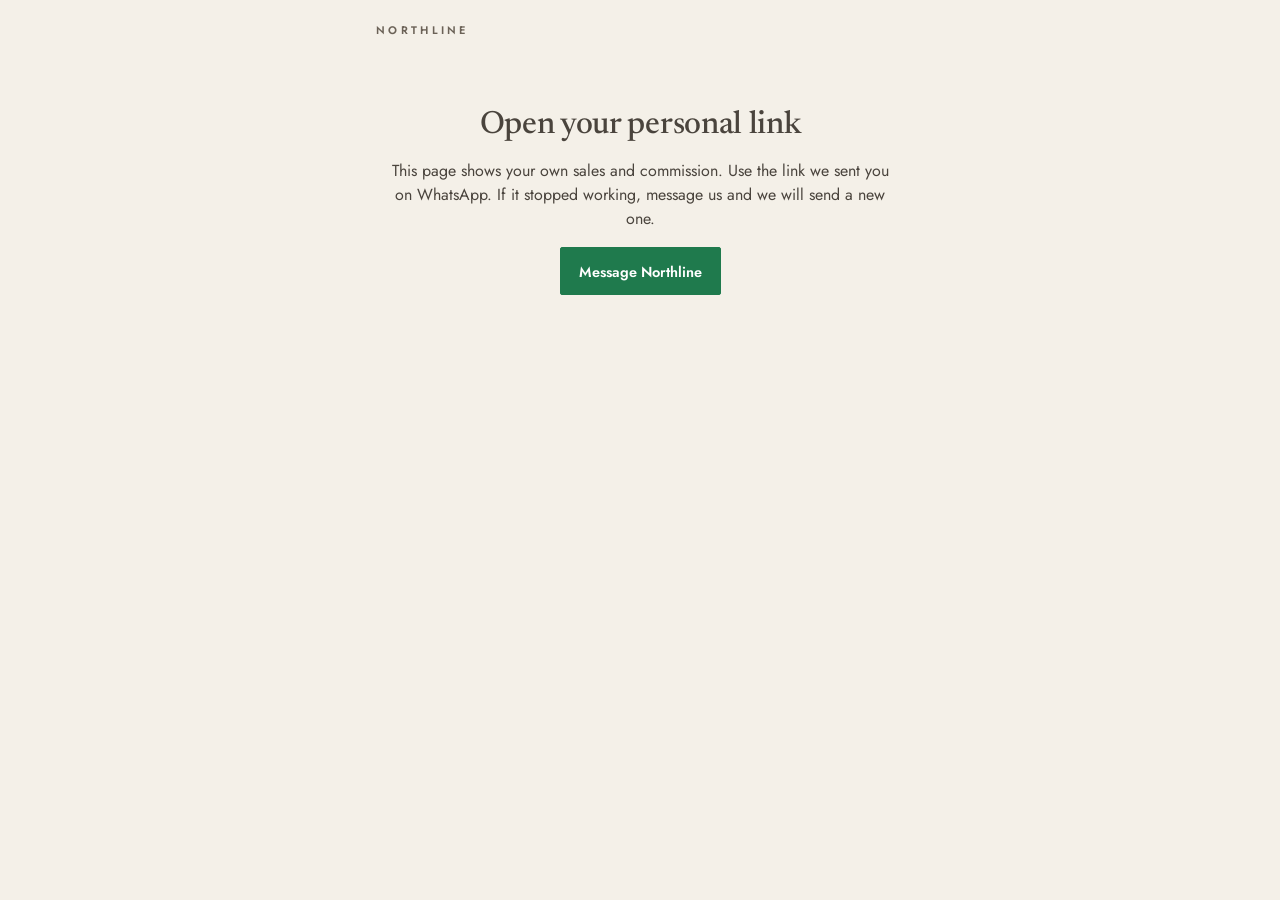
<file: me/index.html>
<!doctype html>
<html lang="en">
<head>
<meta charset="utf-8">
<meta name="viewport" content="width=device-width, initial-scale=1, viewport-fit=cover">
<meta name="theme-color" content="#F4F0E8">
<meta name="robots" content="noindex,nofollow">
<title>Northline · My earnings</title>
<link rel="preconnect" href="https://fonts.googleapis.com"><link rel="preconnect" href="https://fonts.gstatic.com" crossorigin>
<link rel="stylesheet" href="https://fonts.googleapis.com/css2?family=Jost:wght@400;500;600&family=Newsreader:opsz,wght@6..72,400;6..72,500&display=swap">
<style>
:root{--bg:#F4F0E8;--surface:#FBF8F2;--ink:#2E2C29;--ink-2:#4A443D;--muted:#6B6257;--line:#E2D9CA;--line-2:#D0C5B4;--olive:#5E5E45;--esp:#4A3426;--wa:#1F7A4D;
--display:"Newsreader",Georgia,serif;--ui:"Jost",system-ui,-apple-system,"Segoe UI",sans-serif;color-scheme:light}
*{box-sizing:border-box}body{margin:0;background:var(--bg);color:var(--ink);font:16px/1.5 var(--ui);-webkit-font-smoothing:antialiased}
.wrap{max-width:560px;margin:0 auto;padding:22px 16px calc(40px + env(safe-area-inset-bottom,0px));display:grid;gap:18px}
.brand{font:600 11px var(--ui);letter-spacing:.3em;text-transform:uppercase;color:var(--muted)}
h1{font:500 32px/1.1 var(--display);margin:4px 0 2px;letter-spacing:-.01em}
.sub{color:var(--muted);font-size:13.5px;margin:0}
.card{background:var(--surface);border:1px solid var(--line);border-radius:4px;padding:18px;display:grid;gap:12px}
.due{background:var(--ink);color:var(--bg);border-color:var(--ink)}
.due small{color:#CFC6B6;font-size:13px}.due b{font:500 44px/1 var(--display);font-variant-numeric:tabular-nums}
.due.zero{background:var(--surface);color:var(--ink);border-color:var(--line)}.due.zero small{color:var(--muted)}
.dots{display:flex;gap:8px}.dot{flex:1;height:10px;border-radius:2px;background:var(--line);transition:background .4s}
.dot.on{background:var(--olive)}.dot.new{background:var(--esp)}
.meter p{margin:8px 0 0;font-size:13.5px;color:var(--ink-2)}
.grid{display:grid;grid-template-columns:1fr 1fr;gap:10px}
.stat{background:var(--surface);border:1px solid var(--line);border-radius:4px;padding:14px;display:grid;gap:2px}
.stat span{font-size:12px;color:var(--muted);letter-spacing:.04em}.stat b{font:500 26px/1.1 var(--display);font-variant-numeric:tabular-nums}
h2{font:500 20px/1.2 var(--display);margin:0}
ul{list-style:none;margin:0;padding:0;display:grid;gap:0}
li{display:grid;grid-template-columns:auto 1fr auto;gap:12px;padding:11px 0;border-top:1px solid var(--line);font-size:14px;align-items:baseline}
li:first-child{border-top:0}li .d{color:var(--muted);font-size:12.5px;min-width:48px}li small{display:block;color:var(--muted);font-size:12.5px}
li .a{font-variant-numeric:tabular-nums;font-weight:600}
input[type=range]{width:100%;accent-color:var(--olive);height:36px}
.row{display:flex;justify-content:space-between;align-items:baseline;gap:12px}
.big{font:500 28px/1 var(--display);font-variant-numeric:tabular-nums}
code{display:block;background:var(--bg);border:1px solid var(--line);border-radius:4px;padding:10px 12px;font:13px ui-monospace,Menlo,monospace;word-break:break-all}
.btn{display:inline-flex;align-items:center;justify-content:center;gap:8px;min-height:48px;padding:0 18px;border-radius:2px;border:1px solid var(--ink);background:var(--ink);color:var(--bg);font:600 14.5px var(--ui);text-decoration:none;cursor:pointer}
.btn.alt{background:transparent;color:var(--ink)}.btn.wa{background:var(--wa);border-color:var(--wa);color:#fff}
.acts{display:flex;gap:10px;flex-wrap:wrap}
.note{font-size:12.5px;color:var(--muted);margin:0}.empty{text-align:center;padding:48px 8px;color:var(--ink-2)}
.rise{animation:rise .5s ease both}@keyframes rise{from{opacity:0;transform:translateY(8px)}}
@media (prefers-reduced-motion:reduce){*{animation:none!important;transition:none!important}}
:focus-visible{outline:2px solid var(--ink);outline-offset:3px}
</style>
</head>
<body>
<main class="wrap" id="app"></main>
<script>
const SHOP="https://northlinehouse.shop/shop/", WA="2348168230733", PER=5;
const $=id=>document.getElementById(id), N=n=>"₦"+Math.round(n||0).toLocaleString("en-NG");
const esc=s=>String(s==null?"":s).replace(/[&<>"]/g,c=>({"&":"&amp;","<":"&lt;",">":"&gt;",'"':"&quot;"}[c]));
const fd=s=>{try{return new Date(s+"T12:00:00").toLocaleDateString("en-GB",{day:"numeric",month:"short"})}catch(e){return s||""}};
let D=null;
try{ const h=location.hash.slice(1).replace(/-/g,"+").replace(/_/g,"/"); if(h) D=JSON.parse(decodeURIComponent(escape(atob(h)))); }catch(e){ D=null; }
const app=$("app");
if(!D||!D.n){
  app.innerHTML=`<div class="brand">Northline</div><div class="empty"><h1>Open your personal link</h1><p>This page shows your own sales and commission. Use the link we sent you on WhatsApp. If it stopped working, message us and we will send a new one.</p><a class="btn wa" href="https://wa.me/${WA}?text=${encodeURIComponent("Hello Northline, please send me my earnings link again.")}">Message Northline</a></div>`;
} else {
  const first=String(D.n).split(/\s+/)[0], link=SHOP+"?a="+encodeURIComponent(D.c);
  const avg=D.p?Math.round((D.e+D.pe)/D.p):(D.avg||4000);
  const dots=Array.from({length:PER},(_,i)=>`<span class="dot ${i<D.pr?"on":""}"></span>`).join("");
  const sales=(D.s||[]).map(s=>`<li><span class="d">${esc(fd(s[0]))}</span><span>${s[2]} item${s[2]==1?"":"s"}<small>${esc(s[1]||"")}</small></span><span class="a">${s[3]?N(s[3]):""}</span></li>`).join("");
  app.innerHTML=`
  <header class="rise"><div class="brand">Northline · Agent</div><h1>Hi ${esc(first)}</h1><p class="sub">Code <b>${esc(D.c)}</b> · updated ${esc(fd(D.d))}</p></header>
  <section class="card due rise ${D.ow?"":"zero"}" style="animation-delay:.05s"><small>Due to you now</small><b>${N(D.ow)}</b><small>${D.ow?"We will send this to you. Message us if you have not received it.":"Nothing due right now. Keep sharing your link."}</small></section>
  <section class="card meter rise" style="animation-delay:.1s"><div class="row"><h2>Next payout</h2><span class="sub">${D.pr} of ${PER} items</span></div><div class="dots" id="dots">${dots}</div>
    <p>${D.pr===0&&D.p>0?"A set of 5 just completed.":`${PER-D.pr} more paid item${PER-D.pr==1?"":"s"} to complete your next set.`} ${D.pe?`${N(D.pe)} is building up.`:""}</p></section>
  <section class="grid rise" style="animation-delay:.15s"><div class="stat"><span>Paid items sold</span><b>${D.p}</b></div><div class="stat"><span>Total earned</span><b>${N(D.e)}</b></div><div class="stat"><span>Paid out</span><b>${N(D.pd)}</b></div><div class="stat"><span>Building</span><b>${N(D.pe)}</b></div></section>
  <section class="card rise" style="animation-delay:.2s"><h2>What if I sell more?</h2>
    <div class="row"><span class="sub">Extra items this month</span><span class="big" id="exN">5</span></div>
    <input type="range" id="ex" min="0" max="30" value="5" aria-label="Extra items sold">
    <div class="row"><span class="sub">You would have earned</span><span class="big" id="exE"></span></div>
    <p class="note">Estimate using your average of ${N(avg)} per item. Your first paid item and each completed set of 5 are paid out. Real amounts depend on the items sold.</p></section>
  <section class="card rise" style="animation-delay:.25s"><h2>Recent sales</h2>${sales?`<ul>${sales}</ul>`:`<p class="sub">No sales yet. Your first paid item pays out straight away.</p>`}</section>
  <section class="card rise" style="animation-delay:.3s"><h2>Your customer link</h2><code id="lnk">${esc(link)}</code>
    <div class="acts"><button class="btn" id="cp" type="button">Copy link</button><a class="btn alt" href="https://wa.me/?text=${encodeURIComponent("Shop Northline House, delivered across Nigeria: "+link)}" target="_blank" rel="noopener">Share on WhatsApp</a></div>
    <p class="note">Orders made through this link are credited to you. Customers place the order online and we confirm size and delivery with them personally before they pay.</p></section>
  <a class="btn wa" href="https://wa.me/${WA}?text=${encodeURIComponent("Hello Northline, a question about my earnings. Code "+D.c)}">Question about my earnings</a>
  <p class="note">This page is a snapshot from ${esc(fd(D.d))}. Ask us for a fresh link to see newer numbers. Only people with your link can see it.</p>`;
  const up=()=>{ const x=+$("ex").value, tot=D.p+x, cyc=Math.floor(tot/PER), done=Math.min(tot,Math.max(cyc*PER,1)), proj=Math.round(avg*done);
    $("exN").textContent=x; $("exE").textContent=N(proj); };
  $("ex").addEventListener("input",up); up();
  $("cp").onclick=async()=>{ try{ await navigator.clipboard.writeText(link); $("cp").textContent="Copied"; }catch(e){ const r=document.createRange(); r.selectNodeContents($("lnk")); getSelection().removeAllRanges(); getSelection().addRange(r); $("cp").textContent="Select and copy"; } setTimeout(()=>$("cp").textContent="Copy link",1800); };
}
</script>
</body>
</html>
</file>
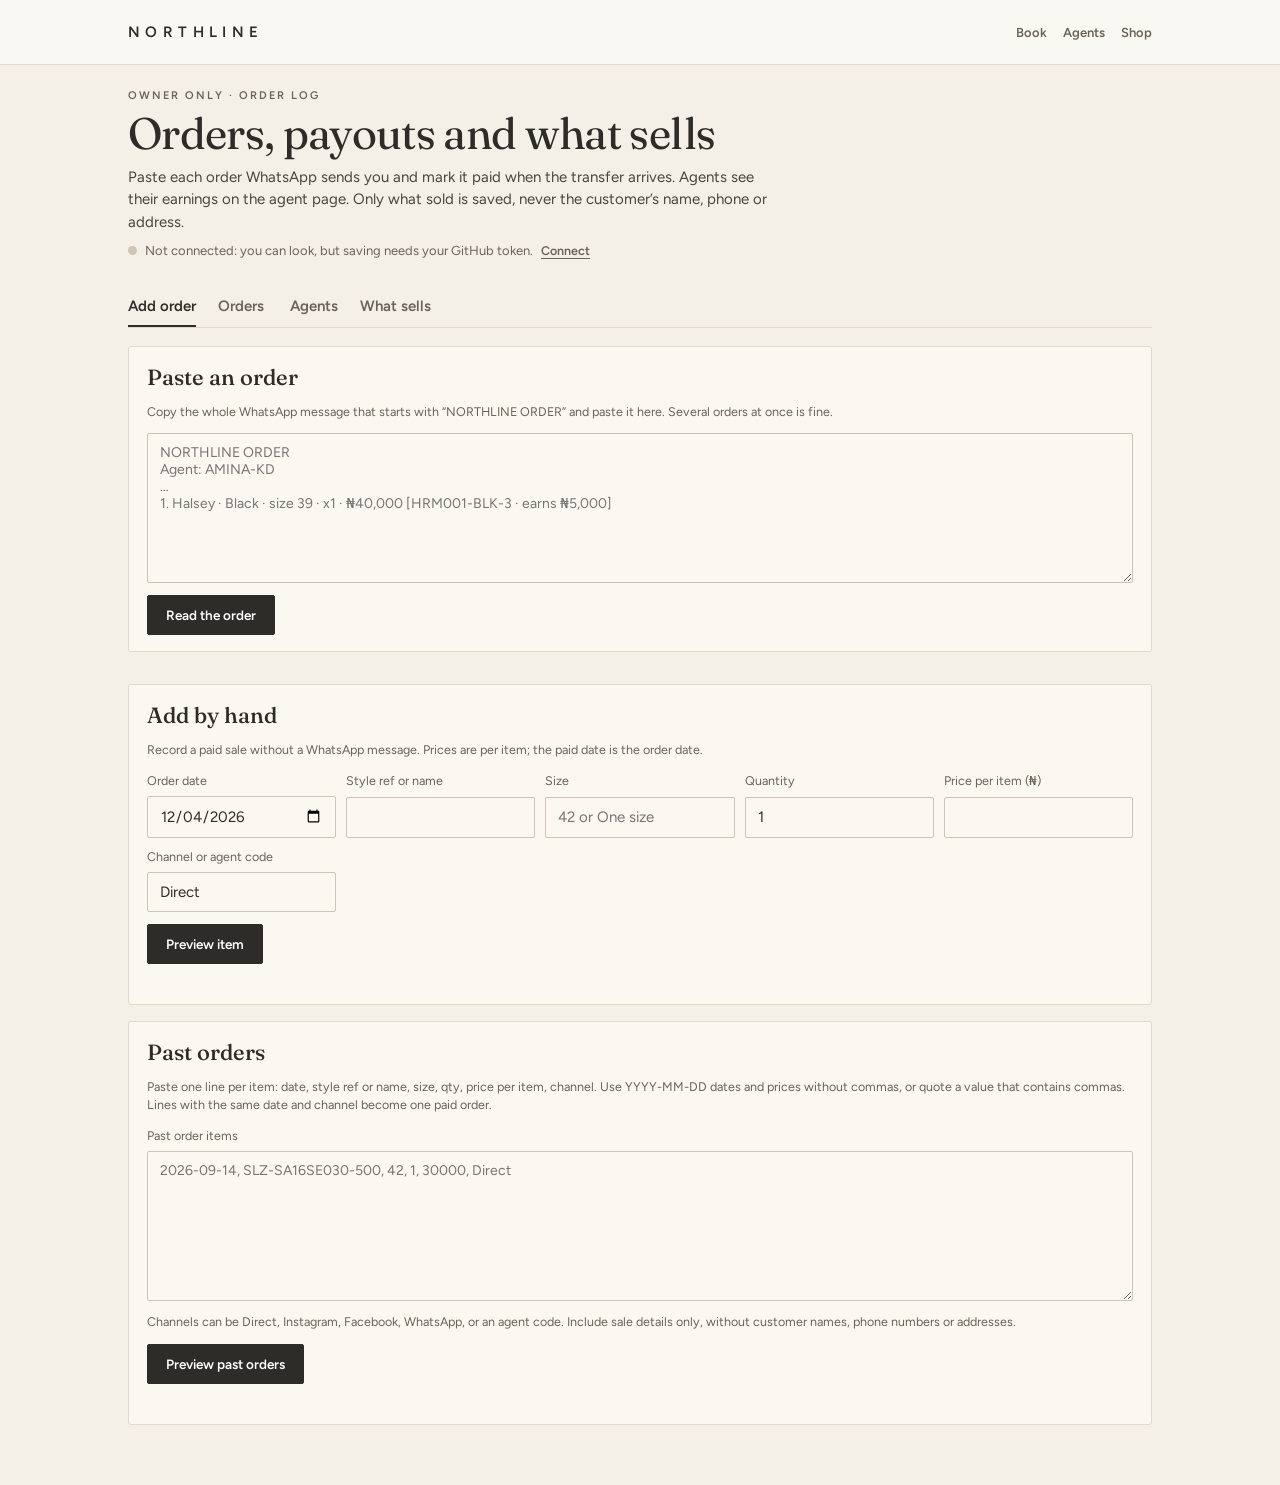
<file: orders/index.html>
<!doctype html>
<html lang="en">
<head>
<meta charset="utf-8">
<meta name="theme-color" content="#FAF8F4">
<meta name="viewport" content="width=device-width, initial-scale=1, viewport-fit=cover">
<title>Northline · Orders</title>
<meta name="robots" content="noindex">
<link rel="preconnect" href="https://fonts.googleapis.com">
<link rel="preconnect" href="https://fonts.gstatic.com" crossorigin>
<link rel="stylesheet" href="https://fonts.googleapis.com/css2?family=Fraunces:opsz,wght@9..144,400;9..144,500&family=Figtree:wght@400;500;600;700&display=swap">
<style>
/* Northline order log (owner only). Paste the order WhatsApp sends you, mark it paid when the transfer arrives, and
   record payouts to agents. Saved to orders.json in the site's repository with your GitHub token. Only what sold is
   saved (date, agent code, styles, sizes, prices, commission): never the customer's name, phone or address, because
   the file is public. The agent page reads it to show each agent their earnings. */
:root{
  --bg:#FAF8F4; --surface:#FFFFFF; --ink:#0E1B2C; --ink-2:#344050; --muted:#6B7380; --line:#E9E4DB; --line-2:#D8D1C4;
  --sky:#4A9FD8; --sky-ink:#1F5F8B; --sky-soft:#E9F3FB; --gold:#9A7642; --gold-soft:#F5EFE5; --good:#1F7A4D; --good-soft:#E8F3EC;
  --warn:#95560F; --warn-soft:#FBF1E4; --err:#B3261E;
  --display:"Fraunces",Georgia,"Times New Roman",serif; --ui:"Figtree",system-ui,-apple-system,"Segoe UI",sans-serif;
  --gut:16px; --head:58px; color-scheme:light;
}
@media (min-width:720px){:root{--gut:28px; --head:64px}}
*{box-sizing:border-box}
[hidden]{display:none!important}
html,body{margin:0}
body{background:var(--bg);color:var(--ink);font:15px/1.5 var(--ui);-webkit-font-smoothing:antialiased;padding-bottom:60px}
button{font:inherit;color:inherit;cursor:pointer}
a{color:inherit}
:focus-visible{outline:2px solid var(--sky-ink);outline-offset:2px}
input,select,textarea{font:15px var(--ui);color:var(--ink);background:var(--surface);border:1px solid var(--line-2);border-radius:4px;padding:10px 12px;width:100%}
textarea{min-height:150px;resize:vertical;font-size:14px}
.wrap{max-width:1080px;margin:0 auto;padding-inline:var(--gut)}
.eyebrow{font:600 11px/1.2 var(--ui);letter-spacing:.18em;text-transform:uppercase;color:var(--muted)}
header.top{position:sticky;top:0;z-index:30;background:rgba(250,248,244,.94);-webkit-backdrop-filter:blur(12px);backdrop-filter:blur(12px);border-bottom:1px solid var(--line)}
header.top .wrap{height:var(--head);display:flex;align-items:center;justify-content:space-between;gap:12px}
.logo{font:600 15px var(--ui);letter-spacing:.36em;text-decoration:none;white-space:nowrap}
.logo i{font-style:normal;color:var(--sky)}
nav.links{display:flex;gap:16px;font:600 13px var(--ui)}
nav.links a{text-decoration:none;color:var(--muted)}
nav.links a:hover{color:var(--ink)}
.intro{padding-block:24px 6px;display:grid;gap:8px}
.intro h1{margin:0;font:400 clamp(28px,6vw,44px)/1.08 var(--display);letter-spacing:-.015em}
.intro p{margin:0;color:var(--ink-2);max-width:64ch}
.tabs{display:flex;gap:22px;border-bottom:1px solid var(--line);margin-top:18px;overflow-x:auto;scrollbar-width:none}
.tabs::-webkit-scrollbar{display:none}
.tabs button{flex:0 0 auto;border:0;background:none;padding:12px 0 10px;border-bottom:2px solid transparent;font:600 15px var(--ui);color:var(--muted)}
.tabs button[aria-selected="true"]{color:var(--ink);border-color:var(--ink)}
.tabs button span{font-weight:500;color:var(--muted);margin-left:4px}
section.pane{padding-top:18px;display:grid;gap:16px}
.panel{background:var(--surface);border:1px solid var(--line);border-radius:6px;padding:16px 18px;display:grid;gap:12px;min-width:0}
.panel h2{margin:0;font:500 22px var(--display)}
.panel h3{margin:0;font:600 11px var(--ui);letter-spacing:.18em;text-transform:uppercase;color:var(--muted)}
.hint{font-size:12.5px;color:var(--muted);margin:0}
.row{display:flex;flex-wrap:wrap;gap:8px;align-items:center}
.f{display:grid;gap:5px;font-size:12.5px;color:var(--muted);min-width:0}
.grid2{display:grid;grid-template-columns:repeat(auto-fit,minmax(160px,1fr));gap:10px}
.btn{border:1px solid var(--line-2);background:var(--surface);color:var(--ink);font:600 13.5px var(--ui);padding:9px 14px;border-radius:999px;white-space:nowrap}
.btn:hover{border-color:var(--ink)}
.btn.primary{background:var(--ink);border-color:var(--ink);color:#fff;border-radius:4px;padding:11px 18px}
.btn.good{background:var(--good);border-color:var(--good);color:#fff}
.btn.small{padding:6px 11px;font-size:12.5px}
.btn:disabled{opacity:.45;cursor:default}
.lnk{border:0;background:none;padding:0;font:600 12.5px var(--ui);text-decoration:underline;text-underline-offset:3px;color:var(--muted)}
.msg{font-size:13.5px;padding:9px 12px;border-radius:4px;background:var(--sky-soft);color:var(--sky-ink)}
.msg.ok{background:var(--good-soft);color:var(--good)}
.msg.bad{background:#FCECEA;color:var(--err)}
.msg.warn{background:var(--warn-soft);color:var(--warn)}
.conn{display:flex;align-items:center;gap:8px;font-size:13px;color:var(--muted)}
.conn i{width:9px;height:9px;border-radius:50%;background:var(--line-2)}
.conn.on i{background:var(--good)}
table{width:100%;border-collapse:collapse;font-variant-numeric:tabular-nums}
th,td{text-align:left;padding:9px 8px;border-bottom:1px solid var(--line);font-size:14px;vertical-align:top}
th{font:600 10.5px var(--ui);letter-spacing:.14em;text-transform:uppercase;color:var(--muted)}
td.n,th.n{text-align:right;white-space:nowrap}
.tw{overflow-x:auto;margin-inline:-4px}
.order{border:1px solid var(--line);border-radius:6px;background:var(--surface);padding:14px 16px;display:grid;gap:8px}
.order .hd{display:flex;flex-wrap:wrap;justify-content:space-between;gap:6px 12px;align-items:baseline}
.order .hd b{font:500 18px var(--display)}
.order ul{margin:0;padding:0;list-style:none;display:grid;gap:3px;font-size:14px;color:var(--ink-2)}
.order li{display:flex;justify-content:space-between;gap:10px}
.order li span:last-child{white-space:nowrap;font-variant-numeric:tabular-nums}
.order .ft{display:flex;flex-wrap:wrap;justify-content:space-between;align-items:center;gap:8px;padding-top:8px;border-top:1px solid var(--line);font-size:13.5px}
.pill{display:inline-block;font:700 10px/1 var(--ui);letter-spacing:.12em;text-transform:uppercase;padding:5px 8px;border-radius:2px;background:var(--warn-soft);color:var(--warn)}
.pill.paid{background:var(--good-soft);color:var(--good)}
.pill.cancelled{background:#EEF0F2;color:var(--muted)}
.filters{display:flex;gap:8px;flex-wrap:wrap}
.chip{border:1px solid var(--line-2);background:transparent;font:500 13.5px var(--ui);padding:7px 14px;border-radius:999px}
.chip[aria-pressed="true"]{background:var(--ink);border-color:var(--ink);color:#fff}
.stats{display:grid;grid-template-columns:repeat(auto-fit,minmax(140px,1fr));gap:10px}
.stat{background:var(--surface);border:1px solid var(--line);border-radius:6px;padding:12px 14px}
.stat b{display:block;font:600 22px var(--ui);font-variant-numeric:tabular-nums}
.stat span{font-size:12.5px;color:var(--muted)}
.bars{display:grid;gap:6px}
.bar{display:grid;grid-template-columns:minmax(0,1.6fr) minmax(0,2fr) auto;gap:10px;align-items:center;font-size:13.5px}
.bar .lbl{overflow:hidden;text-overflow:ellipsis;white-space:nowrap}
.bar .trk{height:8px;background:var(--line);border-radius:4px;overflow:hidden}
.bar .trk i{display:block;height:100%;background:var(--sky-ink)}
.bar .v{font-variant-numeric:tabular-nums;color:var(--ink-2);min-width:2.5em;text-align:right}
.empty{color:var(--muted);text-align:center;padding:30px 0}
.toast{position:fixed;left:50%;bottom:calc(20px + env(safe-area-inset-bottom,0px));transform:translateX(-50%);background:var(--ink);color:#fff;padding:10px 18px;border-radius:999px;font-weight:600;font-size:13.5px;z-index:70;max-width:calc(100% - 32px);box-shadow:0 6px 20px rgba(14,27,44,.2)}
details summary{cursor:pointer;font:600 13.5px var(--ui)}
details[open] summary{margin-bottom:10px}
details ol{margin:0;padding-left:20px;display:grid;gap:5px;font-size:14px;color:var(--ink-2)}
/*nl-polish-2026-10-14*/
/* orders page: same earth palette as the shop (it still had the old navy and sky blue) */
:root{
  --bg:#F4F0E8; --surface:#FBF8F2; --ink:#2E2C29; --ink-2:#4A443D; --muted:#6B6257; --line:#E2D9CA; --line-2:#D0C5B4;
  --sky:#5E5E45; --sky-ink:#5E5E45; --sky-soft:#ECE9DC; --gold:#4A3426; --gold-soft:#EFE7DA;
  --good:#3F6B3A; --good-soft:#E6EDDF; --warn:#8A5A1E; --warn-soft:#F3E8D6; --err:#9B2C25;
}
html,body{background:var(--bg)}
.logo i{color:var(--ink)}
.btn,.chip{border-radius:2px}
.btn.primary{border-radius:2px}
.panel{border-radius:3px}
.pill{border-radius:1px}
textarea,input,select{border-radius:2px;background:#FBF8F2;border-color:var(--line-2)}
textarea:focus,input:focus,select:focus{outline:2px solid var(--ink);outline-offset:1px}
.entry-fields{border:0;padding:0;margin:0;min-width:0;display:grid;gap:12px}
.entry-fields>*{min-width:0;max-width:100%}
.entry-fields .tw{overflow-x:auto;max-width:100%;min-width:0}
.entry-table{min-width:760px}
.entry-table td{max-width:280px}
.entry-table select{min-width:180px;margin-top:6px}
.entry-table input[type=number]{min-width:100px}
.entry-check{display:flex;gap:7px;align-items:flex-start;font-size:12.5px;margin-top:7px}
.entry-check input{width:auto;margin-top:3px}
.entry-errors{margin:5px 0 0;padding-left:16px;color:var(--err);font-size:12.5px}
.entry-summary{margin:10px 0}
</style>
</head>
<body>
<header class="top">
  <div class="wrap">
    <a class="logo" href="../" aria-label="Northline House">NORTH<i>LINE</i></a>
    <nav class="links"><a href="../book/">Book</a><a href="../">Agents</a><a href="../shop/">Shop</a></nav>
  </div>
</header>

<main class="wrap">
  <section class="intro">
    <span class="eyebrow">Owner only · order log</span>
    <h1>Orders, payouts and what sells</h1>
    <p>Paste each order WhatsApp sends you and mark it paid when the transfer arrives. Agents see their earnings on the agent page. Only what sold is saved, never the customer’s name, phone or address.</p>
    <div class="conn" id="conn"><i></i><span id="connText">Not connected: you can look, but saving needs your GitHub token.</span> <button class="lnk" id="connBtn">Connect</button></div>
  </section>

  <section class="panel" id="tokenPanel" hidden>
    <h2>Connect to save</h2>
    <p class="hint">Saving writes <code>orders.json</code> to your <b>northline-house</b> repository. The token stays on this phone or computer only.</p>
    <details>
      <summary>How to make the token (2 minutes, once)</summary>
      <ol>
        <li>On GitHub: Settings → Developer settings → Personal access tokens → <b>Fine-grained tokens</b> → Generate new token.</li>
        <li>Name it “Northline orders”, expiry 1 year, Repository access: <b>Only select repositories</b> → northline-house.</li>
        <li>Permissions → Repository permissions → <b>Contents: Read and write</b>. Nothing else.</li>
        <li>Generate, copy the token and paste it below.</li>
      </ol>
    </details>
    <label class="f" for="tok">GitHub token<input id="tok" type="password" autocomplete="off" placeholder="github_pat_…"></label>
    <div class="row"><button class="btn primary" id="tokSave">Save and connect</button><button class="lnk" id="tokForget">Forget the token on this device</button></div>
    <div class="msg" id="tokMsg" hidden></div>
  </section>

  <div class="tabs" role="tablist">
    <button role="tab" data-t="add" aria-selected="true">Add order</button>
    <button role="tab" data-t="orders" aria-selected="false">Orders <span id="nOrders"></span></button>
    <button role="tab" data-t="agents" aria-selected="false">Agents</button>
    <button role="tab" data-t="sells" aria-selected="false">What sells</button>
  </div>

  <!-- add -->
  <section class="pane" id="p-add">
    <div class="panel">
      <h2>Paste an order</h2>
      <p class="hint">Copy the whole WhatsApp message that starts with “NORTHLINE ORDER” and paste it here. Several orders at once is fine.</p>
      <textarea id="paste" placeholder="NORTHLINE ORDER&#10;Agent: AMINA-KD&#10;…&#10;1. Halsey · Black · size 39 · x1 · ₦40,000 [HRM001-BLK-3 · earns ₦5,000]"></textarea>
      <div class="row"><button class="btn primary" id="parseBtn">Read the order</button><span class="hint" id="parseMsg"></span></div>
    </div>
    <div id="preview"></div>
    <div class="panel">
      <h2>Add by hand</h2>
      <p class="hint">Record a paid sale without a WhatsApp message. Prices are per item; the paid date is the order date.</p>
      <fieldset class="entry-fields" id="manualFields">
        <div class="grid2">
          <label class="f">Order date<input id="manualDate" type="date" required></label>
          <label class="f">Style ref or name<input id="manualStyle" list="orderStyles" autocomplete="off" required></label>
          <label class="f">Size<input id="manualSize" autocomplete="off" placeholder="42 or One size" required></label>
          <label class="f">Quantity<input id="manualQty" type="number" min="1" step="1" value="1" required></label>
          <label class="f">Price per item (₦)<input id="manualPrice" type="number" min="0" step="1" required></label>
          <label class="f">Channel or agent code<input id="manualChannel" list="orderChannels" value="Direct" autocomplete="off" required></label>
        </div>
        <div class="row"><button class="btn primary" id="manualPreviewBtn" type="button">Preview item</button></div>
        <div id="manualPreview"></div>
        <div class="row" id="manualActions" hidden><button class="btn primary" id="manualSave" type="button">Save as paid</button><button class="btn" id="manualAnother" type="button">Save and add another</button></div>
      </fieldset>
      <p class="hint" id="manualStatus" role="status" aria-live="polite"></p>
    </div>
    <div class="panel">
      <h2>Past orders</h2>
      <p class="hint" id="pastHelp">Paste one line per item: date, style ref or name, size, qty, price per item, channel. Use YYYY-MM-DD dates and prices without commas, or quote a value that contains commas. Lines with the same date and channel become one paid order.</p>
      <fieldset class="entry-fields" id="pastFields">
        <label class="f" for="pastText">Past order items<textarea id="pastText" aria-describedby="pastHelp" spellcheck="false" placeholder="2026-09-14, SLZ-SA16SE030-500, 42, 1, 30000, Direct"></textarea></label>
        <p class="hint">Channels can be Direct, Instagram, Facebook, WhatsApp, or an agent code. Include sale details only, without customer names, phone numbers or addresses.</p>
        <div class="row"><button class="btn primary" id="pastPreviewBtn" type="button">Preview past orders</button></div>
        <div id="pastPreview"></div>
        <div class="row" id="pastActions" hidden><button class="btn primary" id="pastSave" type="button">Save all as paid</button></div>
      </fieldset>
      <p class="hint" id="pastStatus" role="status" aria-live="polite"></p>
    </div>
    <datalist id="orderStyles"></datalist>
    <datalist id="orderChannels"><option value="Direct"><option value="Instagram"><option value="Facebook"><option value="WhatsApp"><option value="TikTok"><option value="Website"><option value="Walk-in"></datalist>
  </section>

  <!-- orders -->
  <section class="pane" id="p-orders" hidden>
    <div class="filters" id="oFilter">
      <button class="chip" data-s="waiting" aria-pressed="true">Waiting for payment</button>
      <button class="chip" data-s="paid" aria-pressed="false">Paid</button>
      <button class="chip" data-s="cancelled" aria-pressed="false">Cancelled</button>
      <button class="chip" data-s="" aria-pressed="false">All</button>
    </div>
    <div id="orderList" style="display:grid;gap:12px"></div>
  </section>

  <!-- agents -->
  <section class="pane" id="p-agents" hidden>
    <div class="panel">
      <h2>Approved agent codes</h2>
      <p class="hint">Only codes on this list earn commission. All other codes are saved as sales sources with zero commission. Existing orders do not approve a code automatically.</p>
      <label class="f" for="approvedAgents">Codes, separated by spaces or commas<textarea id="approvedAgents" rows="3"></textarea></label>
      <button class="btn primary" id="saveAgents">Save approved codes</button>
    </div>
    <div class="panel">
      <h2>What you owe agents</h2>
      <p class="hint">First paid item is paid straight away, then every 5 paid items together. “Owed now” is what finished groups earned, minus what you’ve already paid.</p>
      <div class="tw"><table><thead><tr><th>Agent</th><th class="n">Owed now</th><th></th><th class="n">Items paid</th><th class="n">Earned</th><th class="n">Paid out</th><th class="n">To next payout</th></tr></thead><tbody id="agentRows"></tbody></table></div>
    </div>
    <div class="panel">
      <h2>Record a payout</h2>
      <div class="grid2">
        <label class="f" for="poAgent">Agent code<input id="poAgent" autocomplete="off"></label>
        <label class="f" for="poAmt">Amount (₦)<input id="poAmt" inputmode="numeric"></label>
        <label class="f" for="poDate">Date<input id="poDate" type="date"></label>
      </div>
      <div class="row"><button class="btn primary" id="poSave">Save payout</button></div>
      <div class="tw"><table><thead><tr><th>Date</th><th>Agent</th><th class="n">Amount</th><th></th></tr></thead><tbody id="poRows"></tbody></table></div>
    </div>
  </section>

  <!-- what sells -->
  <section class="pane" id="p-sells" hidden>
    <div class="filters" id="sFilter">
      <button class="chip" data-d="30" aria-pressed="true">Last 30 days</button>
      <button class="chip" data-d="90" aria-pressed="false">Last 90 days</button>
      <button class="chip" data-d="0" aria-pressed="false">All time</button>
    </div>
    <div class="stats" id="sStats"></div>
    <div class="panel"><h3>Top styles (items paid for)</h3><div class="bars" id="sStyles"></div></div>
    <div class="panel"><h3>Sizes sold</h3><div class="bars" id="sSizes"></div></div>
    <div class="panel"><h3>Brands</h3><div class="bars" id="sBrands"></div></div>
    <div class="panel"><h3>Agents (items paid for)</h3><div class="bars" id="sAgents"></div></div>
    <div class="panel">
      <h2>Asked for, couldn’t supply</h2>
      <p class="hint">Log what customers ask for that you can’t get: a sold-out size, a style you don’t carry. Back-in-stock requests from the shop and agent page arrive on your WhatsApp: log them here too.</p>
      <div class="grid2">
        <label class="f" for="wWhat">Style or ref<input id="wWhat" autocomplete="off" placeholder="e.g. HRM001-BLK-3 or red block heels"></label>
        <label class="f" for="wSize">Size (optional)<input id="wSize" autocomplete="off" placeholder="e.g. 42"></label>
      </div>
      <div class="row"><button class="btn primary" id="wSave">Log it</button></div>
      <div class="bars" id="sWants"></div>
    </div>
  </section>
</main>
<div class="toast" id="toast" hidden></div>

<script src="past-orders.js"></script>
<script src="past-orders-ui.js"></script>
<script>
const REPO="Fshuaib75/northline-house", LIVE="gh-pages", ALSO="main", FILE="orders.json";
const $=id=>document.getElementById(id);
const N=n=>"₦"+Math.round(n||0).toLocaleString("en-NG");
const esc=s=>String(s==null?"":s).replace(/[&<>"]/g,c=>({"&":"&amp;","<":"&lt;",">":"&gt;",'"':"&quot;"}[c]));
const today=()=>new Date(Date.now()+3600e3).toISOString().slice(0,10);   // Nigeria time
const store={get(k,d){try{const v=localStorage.getItem(k);return v==null?d:JSON.parse(v)}catch(e){return d}}, set(k,v){try{localStorage.setItem(k,JSON.stringify(v))}catch(e){}}, del(k){try{localStorage.removeItem(k)}catch(e){}}};
function toast(t){ const el=$("toast"); el.textContent=t; el.hidden=false; clearTimeout(toast.t); toast.t=setTimeout(()=>el.hidden=true,2600); }
const EMPTY=()=>({v:1, agents:[], orders:[], payouts:[], wants:[]});
let DATA=EMPTY(), PRICES={}, CAT=new Map(), TOKEN=store.get("nl-orders-token","");
let CATALOGUE_READY=false;

// ---------- GitHub: read and save orders.json on the live branch, then move main to the same commit ----------
const API="https://api.github.com/repos/"+REPO;
const hdr=()=>({Accept:"application/vnd.github+json","X-GitHub-Api-Version":"2022-11-28",Authorization:"Bearer "+TOKEN});
async function gh(method, path, body){ const r=await fetch(API+path,{method, headers:{...hdr(),...(body?{"Content-Type":"application/json"}:{})}, body:body?JSON.stringify(body):undefined});
  const j=await r.json().catch(()=>null); if(!r.ok){ const e=new Error((j&&j.message)||("GitHub "+r.status)); e.status=r.status; throw e; } return j; }
const b64dec=s=>decodeURIComponent(escape(atob(String(s).replace(/\s/g,""))));
function clean(d){ d=d&&typeof d==="object"?d:{}; return {v:1, agents:Array.isArray(d.agents)?d.agents.filter(x=>typeof x==='string'):[], orders:Array.isArray(d.orders)?d.orders:[], payouts:Array.isArray(d.payouts)?d.payouts:[], wants:Array.isArray(d.wants)?d.wants:[], updated:d.updated}; }
async function readRemote(){ const ref=await gh("GET",`/git/ref/heads/${LIVE}`), head=ref.object.sha;
  try{ const f=await gh("GET",`/contents/${FILE}?ref=${head}`); return {head, data:clean(JSON.parse(b64dec(f.content)))}; }
  catch(e){ if(e.status===404) return {head, data:EMPTY()}; throw e; } }
function why(e){ if(e.status===401) return "GitHub didn’t accept the token. Make a new one (Connect → How to make the token)."; if(e.status===403||e.status===404) return "GitHub refused: check the token has Contents: Read and write on northline-house."; return "Couldn’t reach GitHub: "+e.message+". Check your connection and try again."; }
// change = function that edits the data; it runs on the newest saved copy, so two devices can't overwrite each other
async function save(change, what){
  if(!TOKEN){ openToken(); toast("Connect first: saving needs your GitHub token"); return false; }
  for(let tries=0; tries<3; tries++){
    try{
      const {head, data}=await readRemote(); change(data); data.updated=new Date().toISOString();
      const base=await gh("GET",`/git/commits/${head}`);
      const tree=await gh("POST","/git/trees",{base_tree:base.tree.sha, tree:[{path:FILE, mode:"100644", type:"blob", content:JSON.stringify(data,null,1)+"\n"}]});
      const c=await gh("POST","/git/commits",{message:"Orders: "+what, tree:tree.sha, parents:[head]});
      try{ await gh("PATCH",`/git/refs/heads/${LIVE}`,{sha:c.sha, force:false}); }catch(e){ if(e.status===422) continue; throw e; }   // someone saved in between: redo on the newer copy
      try{ await gh("PATCH",`/git/refs/heads/${ALSO}`,{sha:c.sha, force:false}); }catch(e){}   // keep main the same as the live site when it can
      DATA=data; drawAll(); toast("Saved"); return true;
    }catch(e){ toast(why(e)); return false; }
  }
  toast("Couldn’t save: the file kept changing. Try again."); return false;
}
async function load(){
  if(TOKEN){ try{ const {data}=await readRemote(); DATA=data; conn(true); drawAll(); return; }catch(e){ conn(false, why(e)); } }
  try{ const r=await fetch("../"+FILE+"?t="+Date.now(),{cache:"no-store"}); DATA=r.ok?clean(await r.json()):EMPTY(); }catch(e){ DATA=EMPTY(); }
  drawAll();
}
function conn(on, err){ $("conn").classList.toggle("on",!!on); $("connText").textContent=on?"Connected: changes save to the live site.":(err||"Not connected: you can look, but saving needs your GitHub token."); $("connBtn").textContent=on?"Token":"Connect"; }
function openToken(){ $("tokenPanel").hidden=false; $("tok").value=TOKEN; $("tok").focus(); }
$("connBtn").onclick=()=>{ const p=$("tokenPanel"); p.hidden=!p.hidden; if(!p.hidden) openToken(); };
$("tokSave").onclick=async()=>{ TOKEN=$("tok").value.trim(); const m=$("tokMsg"); m.hidden=false; m.className="msg"; m.textContent="Checking…";
  try{ await gh("GET",`/git/ref/heads/${LIVE}`); store.set("nl-orders-token",TOKEN); m.className="msg ok"; m.textContent="Connected. Saving works on this device."; await load(); setTimeout(()=>$("tokenPanel").hidden=true,1200); }
  catch(e){ m.className="msg bad"; m.textContent=why(e); } };
$("tokForget").onclick=()=>{ store.del("nl-orders-token"); TOKEN=""; $("tok").value=""; conn(false); toast("Token removed from this device"); };

// ---------- catalogue: brand and commission for refs (commission is taken from the order text when it has one) ----------
async function catalogue(){
  const get=f=>fetch("../"+f+"?t="+Date.now(),{cache:"no-store"}).then(r=>r.ok?r.json():null).catch(()=>null);
  const [p, prods]=await Promise.all([get("prices.json"), get("products.json")]); PRICES=(p&&p.prices)||{};
  try{ let rows=await get("shop/catalogue.json"); if(!Array.isArray(rows)){const h=await fetch("../shop/",{cache:"no-store"}).then(r=>r.text());const m=h.match(/let ALL = (\[.*?\]);\r?\n/s);rows=m?JSON.parse(m[1]):[];} rows.forEach(i=>CAT.set(i.ref,i)); }catch(e){}
  (prods||[]).forEach(i=>{ if(i&&i.ref&&!CAT.has(i.ref)) CAT.set(i.ref,i); });
  CATALOGUE_READY=CAT.size>0;
  if(orderEntry) orderEntry.catalogueChanged();
  drawAll();
}

// ---------- reading the WhatsApp order text ----------
// agent page: "1. Halsey · Black · size 39 · x2 · ₦80,000 [HRM001-BLK-3 · earns ₦5,000 each]"
// shop:       "1. Halsey · Black · size 39 · x1 · ₦40,000 [HRM001-BLK-3/50]" (commission in hundreds; no "/…" = direct sale)
const money=s=>parseInt(String(s||"").replace(/[^\d]/g,""),10)||0;
function parseOrders(text){
  const parts=String(text).replace(/\r/g,"").split(/(?=NORTHLINE ORDER)/).filter(t=>/NORTHLINE ORDER/.test(t));
  return parts.map(t=>{
    const src=/NORTHLINE ORDER \(shop\)/.test(t)?"shop":"agent";
    let agent=((t.match(/^\s*Agent:\s*(.+)$/m)||[])[1]||"").trim().replace(/[^A-Za-z0-9_-]/g,"").slice(0,24);
    const source=NLPastOrders.classifyChannel(agent||'DIRECT',DATA.agents||[]);
    const channel=source.channelType!=='agent'?source.channel:'';
    if(channel)agent='';
    const items=[], problems=[];
    t.split("\n").forEach(line=>{ const m=line.match(/^\s*\d+\.\s+(.+?)\s*\[([^\]]+)\]\s*$/); if(!m) return;
      const bits=m[1].split(" · ").map(x=>x.trim()); const br=m[2].trim();
      const ref=br.split(/\s*·\s*|\//)[0].trim();
      const qtyBit=bits.find(b=>/^x\d+$/i.test(b)), amtBit=bits.find(b=>/^₦[\d,]+$/.test(b)), sizeBit=bits.find(b=>/^size\s+/i.test(b));
      const qty=qtyBit?parseInt(qtyBit.slice(1),10):1, total=money(amtBit);
      const rest=bits.filter(b=>b!==qtyBit&&b!==amtBit&&b!==sizeBit);
      let comm=null; const earns=br.match(/earns\s+₦([\d,]+)/i), hund=br.match(/\/(\d+)\s*$/);
      if(earns) comm=money(earns[1]); else if(hund) comm=parseInt(hund[1],10)*100;
      else if(agent&&src==="agent"&&PRICES[ref]) comm=PRICES[ref][1];
      else if(!agent) comm=0;
      if(today()>="2026-11-27") comm=0;
      if(comm==null){ comm=PRICES[ref]?PRICES[ref][1]:0; if(agent) problems.push(`No commission in the text for ${ref}: used today’s ${N(comm)}.`); }
      if(!agent)comm=0;
      const c=CAT.get(ref);
      items.push({ref, model:rest[0]||(c&&c.model)||ref, colour:rest[1]&&rest[1]!=="—"?rest[1]:((c&&c.colour)||""), brand:(c&&c.brand)||"", size:sizeBit?sizeBit.replace(/^size\s+/i,""):"One size", qty, price:qty?Math.round(total/qty):total, comm});
    });
    if(!items.length) problems.push("No item lines found. Paste the whole message, including the numbered lines.");
    return {id:"O"+Date.now().toString(36)+Math.random().toString(36).slice(2,6), at:today(), agent, channel, src, status:"waiting", items, problems};
  });
}
let PARSED=[];
$("parseBtn").onclick=()=>{ PARSED=parseOrders($("paste").value); $("parseMsg").textContent=PARSED.length?`${PARSED.length} order${PARSED.length===1?"":"s"} found`:"No “NORTHLINE ORDER” found in the text."; drawPreview(); };
const total=o=>(o.items||[]).reduce((s,it)=>s+(it.price||0)*(it.qty||1),0);
const COMMISSION_END="2026-11-27";
const commissionEligible=o=>String(o.at||"")<COMMISSION_END;
const isMarketing=code=>NLPastOrders.classifyChannel(code||"DIRECT",DATA.agents||[]).channelType!=="agent";
const commOf=o=>!commissionEligible(o)||isMarketing(o.agent)?0:(o.items||[]).reduce((s,it)=>s+(it.comm||0)*(it.qty||1),0);
const units=o=>(o.items||[]).reduce((s,it)=>s+(it.qty||1),0);
const itemLine=it=>`${esc(it.model)}${it.colour?" · "+esc(it.colour):""}${it.size&&it.size!=="One size"?" · size "+esc(it.size):""}${it.qty>1?" ×"+it.qty:""}`;
function drawPreview(){
  $("preview").innerHTML=PARSED.map((o,k)=>`<div class="panel" data-k="${k}">
    <h2>Order ${PARSED.length>1?k+1:""}</h2>
    ${o.problems.map(p=>`<div class="msg warn">${esc(p)}</div>`).join("")}
    <div class="grid2">
      <label class="f">Agent code (empty = direct sale)<input data-f="agent" value="${esc(o.agent)}"></label>
      <label class="f">Order date<input type="date" data-f="at" value="${esc(o.at)}"></label>
    </div>
    <ul style="margin:0;padding:0;list-style:none;display:grid;gap:4px;font-size:14px">${o.items.map(it=>`<li style="display:flex;justify-content:space-between;gap:10px"><span>${itemLine(it)} <span class="hint">${esc(it.ref)}</span></span><span style="white-space:nowrap">${N(it.price*it.qty)}${commissionEligible(o)&&it.comm?` · agent ${N(it.comm*it.qty)}`:""}</span></li>`).join("")}</ul>
    <div class="row" style="justify-content:space-between"><b>Total ${N(total(o))}</b><span class="hint">${units(o)} item${units(o)===1?"":"s"}${commOf(o)?" · agent earns "+N(commOf(o)):""}</span></div>
    <div class="row"><button class="btn primary" data-a="save" ${o.items.length?"":"disabled"}>Save: waiting for payment</button><button class="btn good" data-a="savepaid" ${o.items.length?"":"disabled"}>Save as paid</button><button class="lnk" data-a="drop">Discard</button></div>
  </div>`).join("");
}
$("preview").addEventListener("input",e=>{ const p=e.target.closest("[data-k]"), f=e.target.dataset.f; if(!p||!f) return; const o=PARSED[+p.dataset.k]; o[f]=f==="agent"?e.target.value.trim().replace(/[^A-Za-z0-9_-]/g,"").slice(0,24):e.target.value; });
$("preview").addEventListener("click",async e=>{ const b=e.target.closest("[data-a]"); if(!b) return; const k=+b.closest("[data-k]").dataset.k, o=PARSED[k];
  if(b.dataset.a==="drop"){ PARSED.splice(k,1); drawPreview(); return; }
  if(isMarketing(o.agent)){o.channel=NLPastOrders.classifyChannel(o.agent||o.channel||'DIRECT').channel;o.agent='';o.items.forEach(it=>it.comm=0);}
  const rec={id:o.id, at:o.at, agent:o.agent, channel:o.channel, src:o.src, status:b.dataset.a==="savepaid"?"paid":"waiting", items:o.items.map(it=>({...it,comm:commissionEligible(o)?it.comm:0}))};
  if(rec.status==="paid") rec.paid=today();
  b.disabled=true;
  const dup=DATA.orders.find(x=>x.agent===rec.agent&&x.at===rec.at&&JSON.stringify(x.items.map(i=>[i.ref,i.size,i.qty]))===JSON.stringify(rec.items.map(i=>[i.ref,i.size,i.qty])));
  if(dup&&!confirm("An order with the same agent, date and items is already saved. Save it again?")){ b.disabled=false; return; }
  if(await save(d=>{ d.orders.push(rec); }, `${rec.status==="paid"?"paid":"new"} order ${rec.agent||"direct"}, ${units(rec)} item${units(rec)===1?"":"s"}`)){ PARSED.splice(k,1); drawPreview(); if(!PARSED.length) $("paste").value=""; }
  else b.disabled=false; });

// ---------- orders list ----------
let OF="waiting";
$("oFilter").addEventListener("click",e=>{ const b=e.target.closest(".chip"); if(!b) return; OF=b.dataset.s; document.querySelectorAll("#oFilter .chip").forEach(x=>x.setAttribute("aria-pressed",x===b)); drawOrders(); });
function drawOrders(){
  const l=DATA.orders.filter(o=>!OF||o.status===OF).sort((a,b)=>String(b.at).localeCompare(String(a.at))||String(b.id).localeCompare(String(a.id)));
  const waiting=DATA.orders.filter(o=>o.status==="waiting").length; $("nOrders").textContent=waiting?`· ${waiting} waiting`:"";
  $("orderList").innerHTML=l.length?l.map(o=>`<div class="order" data-id="${esc(o.id)}">
    <div class="hd"><b>${esc(o.agent||o.channel||"Direct sale")}</b><span class="hint">${esc(o.at)}${o.paid?" · paid "+esc(o.paid):""} · ${o.src==="past"?"past order":o.src==="manual"?"hand entry":o.src==="shop"?"from the shop":"from the agent page"}</span></div>
    <ul>${(o.items||[]).map(it=>`<li><span>${itemLine(it)}</span><span>${N(it.price*it.qty)}</span></li>`).join("")}</ul>
    <div class="ft"><span><span class="pill ${esc(o.status)}">${o.status==="waiting"?"Waiting for payment":esc(o.status)}</span> <b style="margin-left:8px">${N(total(o))}</b>${commOf(o)?` <span class="hint">· agent ${N(commOf(o))}</span>`:""}</span>
      <span class="row">${o.status!=="paid"?`<button class="btn good small" data-a="paid">Mark paid</button>`:`<button class="btn small" data-a="waiting">Not paid</button>`}${o.status!=="cancelled"?`<button class="btn small" data-a="cancelled">Cancel</button>`:""}<button class="lnk" data-a="delete">Delete</button></span></div>
  </div>`).join(""):`<div class="empty">${OF==="waiting"?"Nothing waiting for payment.":"No orders here yet."}</div>`;
}
$("orderList").addEventListener("click",async e=>{ const b=e.target.closest("[data-a]"); if(!b) return; const id=b.closest("[data-id]").dataset.id, a=b.dataset.a;
  if(a==="delete"&&!confirm("Delete this order for good? (Cancel keeps it in the log.)")) return;
  b.disabled=true;
  await save(d=>{ const k=d.orders.findIndex(o=>o.id===id); if(k<0) return; if(a==="delete") d.orders.splice(k,1); else { d.orders[k].status=a; if(a==="paid") d.orders[k].paid=today(); else delete d.orders[k].paid; } }, `${a} ${id}`);
  b.disabled=false; });

// ---------- agents: earnings and payouts (same rule as the agent page) ----------
function earnings(who){ const k=String(who).toUpperCase();
  if(isMarketing(k))return {items:0,earned:0,paidOut:0,owed:0,toNext:1};
  const mine=DATA.orders.filter(o=>o.status==="paid"&&commissionEligible(o)&&String(o.agent||"").toUpperCase()===k).sort((a,b)=>String(a.paid||a.at).localeCompare(String(b.paid||b.at))||String(a.id).localeCompare(String(b.id)));
  const u=[]; mine.forEach(o=>(o.items||[]).forEach(it=>{ for(let n=0;n<(it.qty||1);n++) u.push(it.comm||0); }));
  const done=u.length<1?0:1+Math.floor((u.length-1)/5)*5, due=u.slice(0,done).reduce((s,x)=>s+x,0), waiting=u.slice(done).reduce((s,x)=>s+x,0);
  const paidOut=DATA.payouts.filter(p=>String(p.agent||"").toUpperCase()===k).reduce((s,p)=>s+(p.amount||0),0);
  return {items:u.length, earned:due+waiting, paidOut, owed:Math.max(0,due-paidOut), toNext:u.length<1?1:(5-((u.length-1)%5))%5||5}; }
function drawAgents(){
  if(document.activeElement!==$("approvedAgents")) $("approvedAgents").value=(DATA.agents||[]).join('\n');
  const codes=[...new Set(DATA.orders.filter(o=>o.agent).map(o=>o.agent.toUpperCase()).concat(DATA.payouts.map(p=>String(p.agent).toUpperCase())))].sort();
  const rows=codes.filter(c=>!isMarketing(c)).map(c=>[c,earnings(c)]).sort((a,b)=>b[1].owed-a[1].owed||b[1].items-a[1].items);
  $("agentRows").innerHTML=rows.length?rows.map(([c,e])=>`<tr><td style="white-space:nowrap"><b>${esc(c)}</b></td><td class="n"><b style="color:${e.owed?"var(--good)":"inherit"}">${N(e.owed)}</b></td><td>${e.owed?`<button class="btn small" data-pay="${esc(c)}" data-amt="${e.owed}">Pay</button>`:""}</td><td class="n">${e.items}</td><td class="n">${N(e.earned)}</td><td class="n">${N(e.paidOut)}</td><td class="n">${e.items?e.toNext+" item"+(e.toNext===1?"":"s"):"first sale"}</td></tr>`).join(""):`<tr><td colspan="7" class="empty">No agent sales recorded yet.</td></tr>`;
  $("poRows").innerHTML=DATA.payouts.slice().sort((a,b)=>String(b.at).localeCompare(String(a.at))).map(p=>`<tr><td>${esc(p.at)}</td><td>${esc(p.agent)}</td><td class="n">${N(p.amount)}</td><td class="n"><button class="lnk" data-del="${esc(p.id)}">Delete</button></td></tr>`).join("")||`<tr><td colspan="4" class="hint">No payouts recorded yet.</td></tr>`;
}
$("agentRows").addEventListener("click",e=>{ const b=e.target.closest("[data-pay]"); if(!b) return; $("poAgent").value=b.dataset.pay; $("poAmt").value=b.dataset.amt; $("poDate").value=today(); $("poAmt").focus(); });
$("poSave").onclick=async()=>{ const agent=$("poAgent").value.trim().replace(/[^A-Za-z0-9_-]/g,"").slice(0,24).toUpperCase(), amount=money($("poAmt").value), at=$("poDate").value||today();
  if(isMarketing(agent)){toast("Only approved agent codes can receive payouts");return;}
  if(!agent||!amount){ toast("Add the agent code and the amount"); return; }
  if(await save(d=>{ d.payouts.push({id:"P"+Date.now().toString(36), agent, amount, at}); }, `payout ${agent} ${amount}`)){ $("poAgent").value=""; $("poAmt").value=""; } };
$("poRows").addEventListener("click",async e=>{ const b=e.target.closest("[data-del]"); if(!b||!confirm("Delete this payout?")) return; await save(d=>{ d.payouts=d.payouts.filter(p=>p.id!==b.dataset.del); }, "delete payout"); });

// ---------- what sells ----------
let DAYS=30;
$("sFilter").addEventListener("click",e=>{ const b=e.target.closest(".chip"); if(!b) return; DAYS=+b.dataset.d; document.querySelectorAll("#sFilter .chip").forEach(x=>x.setAttribute("aria-pressed",x===b)); drawSells(); });
function bars(el, pairs, max){ const top=pairs.slice(0,max||12), m=Math.max(1,...top.map(p=>p[1]));
  $(el).innerHTML=top.length?top.map(([l,v,sub])=>`<div class="bar"><span class="lbl" title="${esc(l)}">${esc(l)}${sub?` <span class="hint">${esc(sub)}</span>`:""}</span><span class="trk"><i style="width:${Math.round(v/m*100)}%"></i></span><span class="v">${v}</span></div>`).join(""):`<p class="hint">Nothing yet.</p>`; }
function drawSells(){
  const since=DAYS?new Date(Date.now()-DAYS*864e5).toISOString().slice(0,10):"";
  const paid=DATA.orders.filter(o=>o.status==="paid"&&String(o.paid||o.at)>=since), all=DATA.orders.filter(o=>o.status!=="cancelled"&&String(o.at)>=since);
  const sum=(l,f)=>l.reduce((s,o)=>s+f(o),0);
  $("sStats").innerHTML=[[sum(paid,units),"items paid for"],[N(sum(paid,total)),"sales paid"],[N(sum(paid,commOf)),"agent commission"],[all.length?Math.round(paid.length/all.length*100)+"%":"–","orders that got paid"]].map(([v,l])=>`<div class="stat"><b>${v}</b><span>${l}</span></div>`).join("");
  const cnt=(f)=>{ const m=new Map(); paid.forEach(o=>(o.items||[]).forEach(it=>{ const [k,sub]=f(it,o); if(k) m.set(k,[(m.get(k)||[0])[0]+(it.qty||1),sub]); })); return [...m].map(([k,[v,sub]])=>[k,v,sub]).sort((a,b)=>b[1]-a[1]); };
  bars("sStyles",cnt(it=>[`${it.model}${it.colour?" · "+it.colour:""}`, it.ref]));
  bars("sSizes",cnt(it=>[it.size&&it.size!=="One size"?"Size "+it.size:"",""]).sort((a,b)=>parseFloat(a[0].slice(5))-parseFloat(b[0].slice(5))),20);
  bars("sBrands",cnt(it=>[it.brand||(CAT.get(it.ref)||{}).brand||"Unknown",""]));
  bars("sAgents",cnt((it,o)=>[o.agent||o.channel||"Direct sale",""]));
  const w=new Map(); DATA.wants.forEach(x=>{ const k=(x.what+(x.size?" · size "+x.size:"")).trim(); w.set(k,(w.get(k)||0)+(x.n||1)); });
  bars("sWants",[...w].sort((a,b)=>b[1]-a[1]),20);
}
$("wSave").onclick=async()=>{ const what=$("wWhat").value.trim().slice(0,80), size=$("wSize").value.trim().slice(0,8); if(!what){ toast("Write the style or ref"); return; }
  if(await save(d=>{ d.wants.push({at:today(), what, size, n:1}); }, "asked for "+what)){ $("wWhat").value=""; $("wSize").value=""; } };

// ---------- tabs ----------
document.querySelector(".tabs").addEventListener("click",e=>{ const b=e.target.closest("button[data-t]"); if(!b) return;
  document.querySelectorAll(".tabs button").forEach(x=>x.setAttribute("aria-selected",x===b)); ["add","orders","agents","sells"].forEach(t=>$("p-"+t).hidden=t!==b.dataset.t); });
function drawAll(){ drawOrders(); drawAgents(); drawSells(); }
$("poDate").value=today();
const orderEntry=NLOrderEntry.init({document, today, esc, money:N, save,
  context:()=>({catalogue:[...CAT.values()],prices:PRICES,agents:DATA.agents||[],today:today(),ready:CATALOGUE_READY}),
  data:()=>DATA});
$("saveAgents").onclick=async()=>{
  const agents=[...new Set($("approvedAgents").value.toUpperCase().split(/[\s,]+/).filter(Boolean))];
  if(agents.some(code=>!/^[A-Z0-9_-]{1,24}$/.test(code)||NLPastOrders.classifyChannel(code).channelType==='channel')){toast('Use valid agent codes; marketing sources cannot be agents');return;}
  await save(d=>{d.agents=agents;},'update approved agent codes');
};
conn(false); load(); catalogue();
</script>
</body>
</html>
</file>
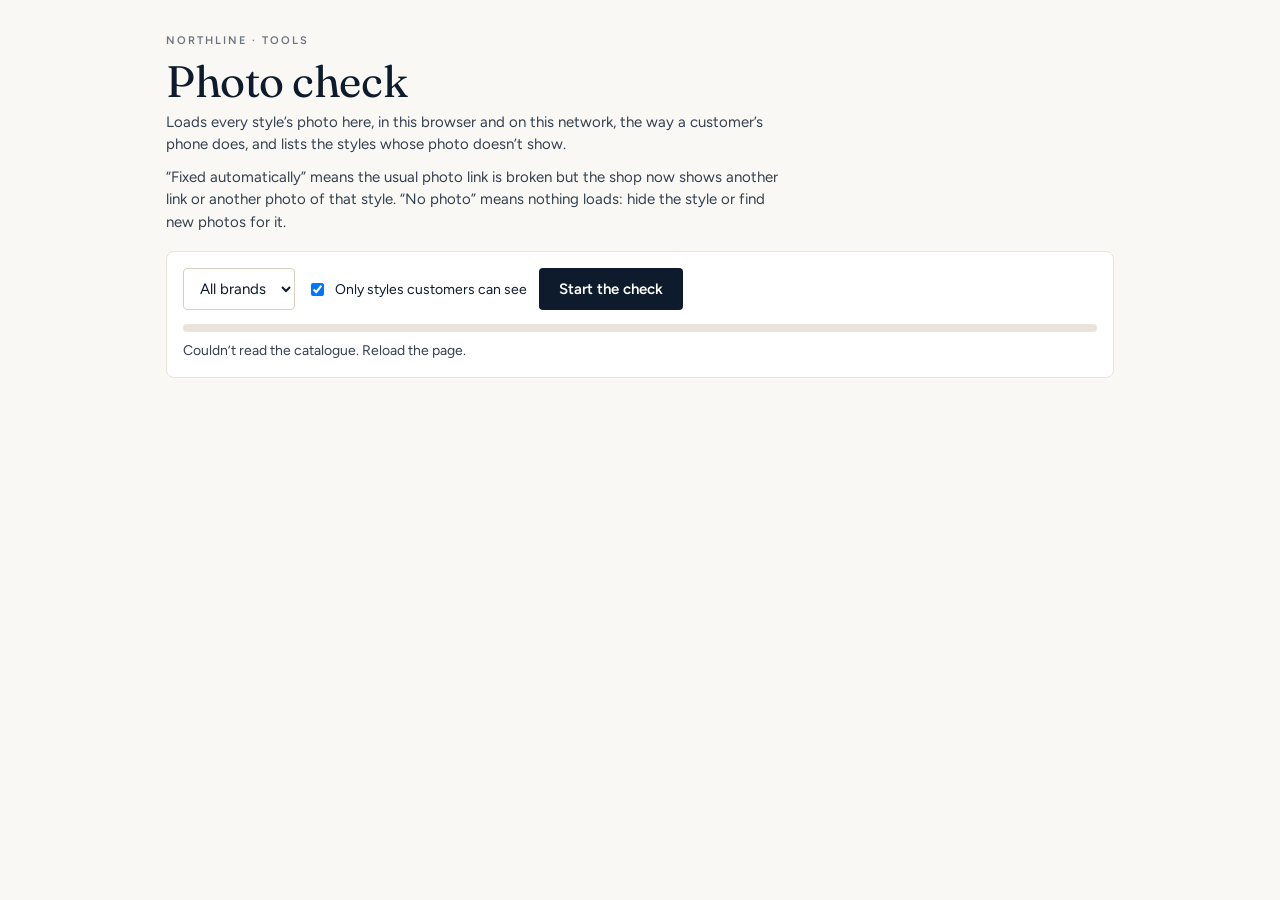
<file: photo-check/index.html>
<!doctype html>
<html lang="en">
<head>
<meta charset="utf-8">
<meta name="viewport" content="width=device-width, initial-scale=1, viewport-fit=cover">
<meta name="robots" content="noindex">
<title>Northline · Photo check</title>
<link rel="preconnect" href="https://fonts.googleapis.com">
<link rel="preconnect" href="https://fonts.gstatic.com" crossorigin>
<link rel="stylesheet" href="https://fonts.googleapis.com/css2?family=Fraunces:opsz,wght@9..144,400;9..144,500&family=Figtree:wght@400;500;600;700&display=swap">
<style>
/* Photo check: loads every style's photo in this browser, on this network, and lists the ones that don't show. */
:root{ --bg:#FAF8F4; --surface:#FFFFFF; --ink:#0E1B2C; --ink-2:#344050; --muted:#6B7380; --line:#E9E4DB; --line-2:#D8D1C4; --photo:#F1EEE8;
  --sky:#4A9FD8; --sky-ink:#1F5F8B; --good:#1E7A55; --warn:#95560F; --bad:#B3261E;
  --display:"Fraunces",Georgia,serif; --ui:"Figtree",system-ui,-apple-system,"Segoe UI",sans-serif; color-scheme:light }
*{box-sizing:border-box}
[hidden]{display:none!important}
html,body{margin:0}
body{background:var(--bg);color:var(--ink);font:15px/1.5 var(--ui);-webkit-font-smoothing:antialiased}
.wrap{max-width:980px;margin:0 auto;padding:28px 16px 60px}
h1{margin:6px 0 6px;font:400 clamp(30px,6vw,44px)/1.1 var(--display);letter-spacing:-.01em}
.eyebrow{font:600 11px var(--ui);letter-spacing:.18em;text-transform:uppercase;color:var(--muted)}
p{margin:0 0 10px;color:var(--ink-2);max-width:62ch}
.panel{background:var(--surface);border:1px solid var(--line);border-radius:8px;padding:16px;margin-top:18px}
.controls{display:flex;flex-wrap:wrap;gap:12px;align-items:center}
select{font:15px var(--ui);color:var(--ink);background:var(--surface);border:1px solid var(--line-2);border-radius:4px;padding:10px 12px}
label.ck{display:flex;gap:8px;align-items:center;font-size:14px}
button{font:600 15px var(--ui);cursor:pointer;border:0;border-radius:4px;padding:12px 20px;background:var(--ink);color:#fff}
button.ghost{background:transparent;color:var(--ink);border:1px solid var(--line-2)}
button:disabled{opacity:.5;cursor:default}
.bar{height:8px;background:var(--line);border-radius:4px;overflow:hidden;margin:14px 0 8px}
.bar i{display:block;height:100%;width:0;background:var(--sky);transition:width .2s}
.status{font-size:14px;color:var(--ink-2);font-variant-numeric:tabular-nums}
table{width:100%;border-collapse:collapse;font-variant-numeric:tabular-nums;font-size:14px}
th,td{text-align:left;padding:9px 10px;border-bottom:1px solid var(--line)}
th{font:600 11px var(--ui);letter-spacing:.14em;text-transform:uppercase;color:var(--muted)}
td.n,th.n{text-align:right}
@media (max-width:480px){th,td{padding:8px 5px;font-size:13px}th{letter-spacing:.06em;font-size:10.5px}}
.ok{color:var(--good)} .fix{color:var(--warn)} .dead{color:var(--bad)}
.list{display:grid;gap:10px;margin-top:10px}
.row{display:grid;grid-template-columns:64px minmax(0,1fr);gap:12px;align-items:center;padding:10px;border:1px solid var(--line);border-radius:6px;background:var(--surface)}
.thumb{width:64px;aspect-ratio:4/5;background:var(--photo);border-radius:3px;overflow:hidden;display:grid;place-items:center;font-size:10px;color:var(--muted);text-align:center}
.thumb img{width:100%;height:100%;object-fit:contain;mix-blend-mode:multiply}
.row b{font:500 16px/1.2 var(--display);display:block}
.row small{display:block;color:var(--muted);font-size:12.5px;word-break:break-all}
.tag{display:inline-block;font:700 10.5px var(--ui);letter-spacing:.12em;text-transform:uppercase;padding:3px 7px;border-radius:2px;margin-right:6px}
.tag.dead{background:#FBE9E7} .tag.fix{background:#FFF3E0}
h2{font:500 22px var(--display);margin:26px 0 6px}
textarea{width:100%;min-height:160px;font:12.5px ui-monospace,Menlo,monospace;border:1px solid var(--line-2);border-radius:4px;padding:10px}
.toast{position:fixed;left:50%;bottom:24px;transform:translateX(-50%);background:var(--ink);color:#fff;padding:10px 18px;border-radius:999px;font-weight:600;font-size:13.5px}
</style>
</head>
<body>
<div class="wrap">
  <span class="eyebrow">Northline · tools</span>
  <h1>Photo check</h1>
  <p>Loads every style’s photo here, in this browser and on this network, the way a customer’s phone does, and lists the styles whose photo doesn’t show.</p>
  <p>“Fixed automatically” means the usual photo link is broken but the shop now shows another link or another photo of that style. “No photo” means nothing loads: hide the style or find new photos for it.</p>

  <div class="panel">
    <div class="controls">
      <select id="brand" aria-label="Brand"><option value="">All brands</option></select>
      <label class="ck"><input type="checkbox" id="onlyShop" checked> Only styles customers can see</label>
      <button id="go">Start the check</button>
      <button class="ghost" id="stop" hidden>Stop</button>
    </div>
    <div class="bar" aria-hidden="true"><i id="barFill"></i></div>
    <div class="status" id="status">Loading the catalogue…</div>
  </div>

  <div id="results" hidden>
    <h2>By brand</h2>
    <div class="panel" style="padding:4px 6px;overflow-x:auto"><table><thead><tr><th>Brand</th><th class="n">Checked</th><th class="n">Shows</th><th class="n">Fixed</th><th class="n">No photo</th></tr></thead><tbody id="byBrand"></tbody></table></div>
    <h2>Photo servers</h2>
    <div class="panel" style="padding:4px 6px;overflow-x:auto"><table><thead><tr><th>Server</th><th class="n">Tried</th><th class="n">Failed</th><th class="n">No answer</th></tr></thead><tbody id="byHost"></tbody></table></div>
    <h2>Styles to look at</h2>
    <p id="noneMsg" hidden>Every checked style shows its photo.</p>
    <div class="list" id="problems"></div>
    <h2>Report</h2>
    <p>Copy this and paste it into your chat with Claude.</p>
    <div style="display:flex;gap:10px;flex-wrap:wrap;margin-bottom:10px"><button id="copy">Copy report</button></div>
    <textarea id="report" readonly aria-label="Report"></textarea>
  </div>
</div>
<div class="toast" id="toast" hidden></div>
<script>
const $=id=>document.getElementById(id);
const esc=s=>String(s==null?"":s).replace(/[&<>"]/g,c=>({"&":"&amp;","<":"&lt;",">":"&gt;",'"':"&quot;"}[c]));
const IMG=u=>!u||/^https?:/.test(u)?u:"../"+u;
// the same links, in the same order, as the shop and agent page (keep in step with their photo code)
const TWINS=[["https://cdn.shopify.com/s/files/1/0566/3732/5374/files/","https://www.caponeoutfitters.com.tr/cdn/shop/files/"]];
const copiesOf=u=>{ for(const [a,b] of TWINS){ if(u.startsWith(a)) return [u, b+u.slice(a.length)]; if(u.startsWith(b)) return [a+u.slice(b.length), u]; } return [u]; };
const fileOf=u=>{ const [p,q=""]=copiesOf(u)[0].split("?"), k=q.split("&").filter(x=>x&&!/^(width|height|v)=/.test(x)).join("&"); return k?p+"?"+k:p; };
const viaRelay=u=>/^https?:/.test(u)&&!u.startsWith("https://wsrv.nl/")?"https://wsrv.nl/?url="+encodeURIComponent(u)+"&w=900&output=jpg":"";
function photoChain(...lists){ const all=lists.flat().filter(Boolean), out=[], files=new Set();
  all.forEach(u=>{ const f=fileOf(u); if(files.has(f)) return; files.add(f); copiesOf(u).forEach(c=>{ if(!out.includes(c)) out.push(c); }); });
  if(all.length) out.push(viaRelay(copiesOf(all[0])[0])); return out.filter(Boolean); }
const hostOf=u=>{ try{ return new URL(u,location.href).host; }catch(e){ return "?"; } };
const fresh=(f,asText)=>fetch("../"+f+"?t="+Date.now(),{cache:"no-store"}).then(r=>r.ok?(asText?r.text():r.json()):null).catch(()=>null);
let STYLES=[], RUN=null;

// one photo link → "ok", "fail", "slow" (nothing after 10 s: the shop starts the next link alongside after 8–15 s) or null (stopped)
const HOSTS=new Map(), ACTIVE=new Set();
const hostStat=u=>{ const h=hostOf(u); if(!HOSTS.has(h)) HOSTS.set(h,{tried:0,ok:0,failed:0,slow:0,skipped:0}); return HOSTS.get(h); };
// like the shop: a server that hasn't delivered anything and never answers is skipped (the shop goes around it too)
const hostDown=u=>{ const st=HOSTS.get(hostOf(u)); return !!st&&!st.ok&&st.slow>=3; };
function tryLink(u){ return new Promise(res=>{ const im=new Image(); let done=false;
  const end=r=>{ if(done) return; done=true; clearTimeout(t); ACTIVE.delete(end); im.onload=im.onerror=null; if(r!=="ok") im.src="";
    if(r){ const st=hostStat(u); st.tried++; if(r==="ok") st.ok++; if(r==="fail") st.failed++; if(r==="slow") st.slow++; }
    res(r); };
  const t=setTimeout(()=>end("slow"),10000); ACTIVE.add(end);
  im.referrerPolicy="no-referrer"; im.onload=()=>end(im.naturalWidth>0?"ok":"fail"); im.onerror=()=>end("fail"); im.src=u; }); }
// a style: the links its card tries, in order, until one shows
async function checkStyle(s, run){ const i=s.item, chain=photoChain(i.img, i.imgs||[], i.full);
  if(!chain.length) return {state:"dead", why:"no photo link"};
  const card=copiesOf(i.img||chain[0]); let slow=0;
  for(let n=0;n<chain.length;n++){ const u=chain[n]; if(hostDown(u)){ hostStat(u).skipped++; slow++; continue; }
    const r=await tryLink(u); if(run.stop||r===null) return null;
    if(r==="slow"){ slow++; continue; } if(r!=="ok") continue;
    const note=slow?" (a server before it didn’t answer)":"";
    if(!n) return {state:"ok", url:u};
    return {state:"fix", url:u, via:(u.startsWith("https://wsrv.nl/")?"the image relay":card.includes(u)?"the other copy of the same photo ("+hostOf(u)+")":"another photo of this style")+note}; }
  return {state:"dead", why:"none of its "+chain.length+" photo links load"+(slow?` (${slow} on a server that didn’t answer)`:"")}; }

async function load(){
  const [html, added, prices, cap]=await Promise.all([fresh("shop/index.html",true), fresh("products.json"), fresh("prices.json"), fresh("capone.json")]);
  const m=html&&html.match(/let ALL = (\[.*?\]);\n/s); if(!m){ $("status").textContent="Couldn’t read the catalogue. Reload the page."; return; }
  let all=JSON.parse(m[1]); const known=new Set(all.map(i=>i.ref));
  if(Array.isArray(added)) all=all.concat(added.filter(a=>a&&a.ref&&!known.has(a.ref)).map(a=>({...a, img:IMG(a.img), full:IMG(a.img), imgs:(a.imgs||[]).map(IMG)})));
  const st=(cap&&cap.styles)||{};   // Capone's current photo links from the weekly check, as the shop uses them
  all=all.map(i=>{ const im=st[i.ref]&&st[i.ref].img; if(!im||!im.length) return i; const at=w=>im[0].replace(/\?.*$/,"")+"?width="+w; return {...i, img:at(700), full:at(2000), imgs:im}; });
  const P=(prices&&prices.prices)||{}, hidden=new Set((prices&&prices.hidden)||[]);
  STYLES=all.map(i=>({item:i, inShop:!!P[i.ref]&&!hidden.has(i.ref)}));
  const brands=[...new Set(all.map(i=>i.brand))].sort();
  $("brand").innerHTML=`<option value="">All brands</option>`+brands.map(b=>`<option${b==="Capone"?" selected":""}>${esc(b)}</option>`).join("");
  $("status").textContent=`${STYLES.length} styles in the catalogue. Pick a brand (or all) and start.`;
}
async function run(){
  const brand=$("brand").value, only=$("onlyShop").checked;
  const list=STYLES.filter(s=>(!brand||s.item.brand===brand)&&(!only||s.inShop));
  if(!list.length){ $("status").textContent="No styles match."; return; }
  RUN={stop:false}; const my=RUN; HOSTS.clear(); list.forEach(s=>s.res=null);
  $("go").disabled=true; $("stop").hidden=false; $("stop").disabled=false; $("stop").textContent="Stop"; $("results").hidden=true;
  let next=0, done=0; const started=new Date();
  const tick=()=>{ const f=list.filter(s=>s.res&&s.res.state==="fix").length, d=list.filter(s=>s.res&&s.res.state==="dead").length;
    $("barFill").style.width=(100*done/list.length)+"%"; $("status").textContent=`Checked ${done} of ${list.length} · ${f} fixed automatically · ${d} with no photo`; };
  tick();
  const worker=async()=>{ while(!my.stop&&next<list.length){ const s=list[next++], r=await checkStyle(s, my); if(!r) break; s.res=r; done++; tick(); } };
  await Promise.all(Array.from({length:6},worker));
  $("go").disabled=false; $("stop").hidden=true; tick(); $("status").textContent+=my.stop?" · stopped":" · done"; show(list.filter(s=>s.res), brand, only, started);
}
function show(list, brand, only, started){
  const by=new Map(); list.forEach(s=>{ const b=s.item.brand, r=by.get(b)||{n:0,ok:0,fix:0,dead:0}; r.n++; r[s.res.state]++; by.set(b,r); });
  $("byBrand").innerHTML=[...by].sort((a,b)=>b[1].dead-a[1].dead||b[1].fix-a[1].fix||a[0].localeCompare(b[0])).map(([b,r])=>`<tr><td>${esc(b)}</td><td class="n">${r.n}</td><td class="n ok">${r.ok}</td><td class="n fix">${r.fix}</td><td class="n dead">${r.dead}</td></tr>`).join("");
  $("byHost").innerHTML=[...HOSTS].sort((a,b)=>b[1].failed-a[1].failed).map(([h,r])=>`<tr><td>${esc(h)}</td><td class="n">${r.tried}</td><td class="n ${r.failed?"dead":""}">${r.failed}</td><td class="n ${r.slow?"fix":""}">${r.slow}${r.skipped?` <small>(+${r.skipped} skipped)</small>`:""}</td></tr>`).join("");
  const bad=list.filter(s=>s.res.state!=="ok").sort((a,b)=>(a.res.state==="dead"?0:1)-(b.res.state==="dead"?0:1)||a.item.brand.localeCompare(b.item.brand)||a.item.model.localeCompare(b.item.model));
  $("noneMsg").hidden=bad.length>0;
  $("problems").innerHTML=bad.map(s=>{ const i=s.item, r=s.res; return `<div class="row"><div class="thumb">${r.url?`<img src="${esc(r.url)}" alt="" referrerpolicy="no-referrer">`:"No photo"}</div>
    <div><span class="tag ${r.state}">${r.state==="dead"?"No photo":"Fixed automatically"}</span><b>${esc(i.brand)} ${esc(i.model)}</b><small>${esc(i.colour||"")} · ref ${esc(i.ref)}${s.inShop?"":" · not in the shop"}</small><small>${r.state==="dead"?esc(r.why):"Shows "+esc(r.via)}</small></div></div>`; }).join("");
  const dead=bad.filter(s=>s.res.state==="dead"), fix=bad.filter(s=>s.res.state==="fix"), line=s=>`  ${s.item.ref} | ${s.item.brand} ${s.item.model} · ${s.item.colour||""}${s.inShop?"":" | not in the shop"}`;
  $("report").value=[`Northline photo check · ${started.toLocaleString("en-GB")} · ${list.length} styles (${brand||"all brands"}${only?", in the shop":""})`,
    `Browser: ${navigator.userAgent}`, "",
    `No photo (${dead.length}):`, ...dead.map(s=>line(s)+` | ${s.res.why}`), "",
    `Fixed automatically (${fix.length}):`, ...fix.map(s=>line(s)+` | via ${s.res.via}`), "",
    "Servers (links tried / failed / no answer in 10 s / skipped):", ...[...HOSTS].map(([h,r])=>`  ${h}: ${r.tried} / ${r.failed} / ${r.slow} / ${r.skipped}`)].join("\n");
  $("results").hidden=false;
}
$("go").onclick=run;
$("stop").onclick=()=>{ if(!RUN) return; RUN.stop=true; $("stop").disabled=true; $("stop").textContent="Stopping…"; [...ACTIVE].forEach(end=>end(null)); };
$("copy").onclick=()=>{ const t=$("report").value; const ok=()=>toast("Report copied");
  if(navigator.clipboard&&navigator.clipboard.writeText) navigator.clipboard.writeText(t).then(ok,()=>{ $("report").select(); toast("Select the text and copy"); }); else { $("report").select(); toast("Select the text and copy"); } };
function toast(t){ const el=$("toast"); el.textContent=t; el.hidden=false; clearTimeout(toast.t); toast.t=setTimeout(()=>el.hidden=true,1800); }
load();
</script>
</body>
</html>
</file>
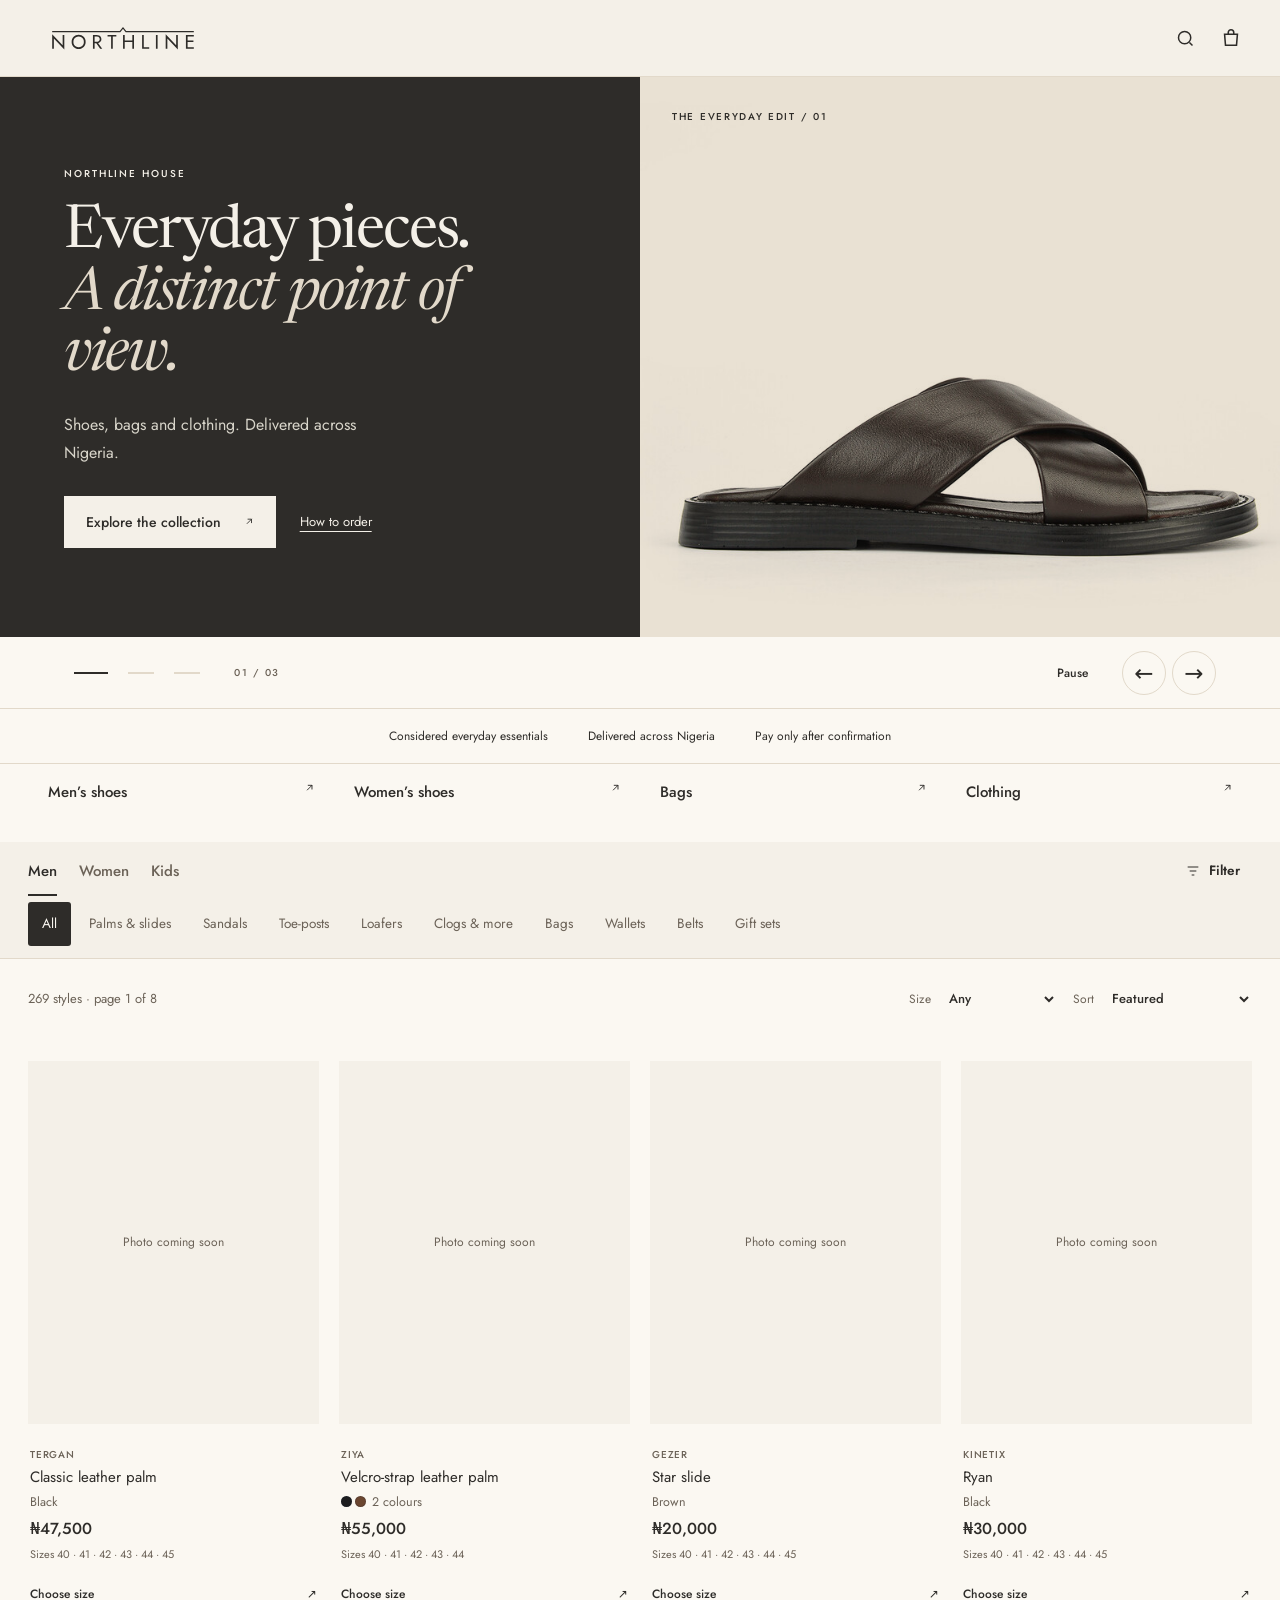
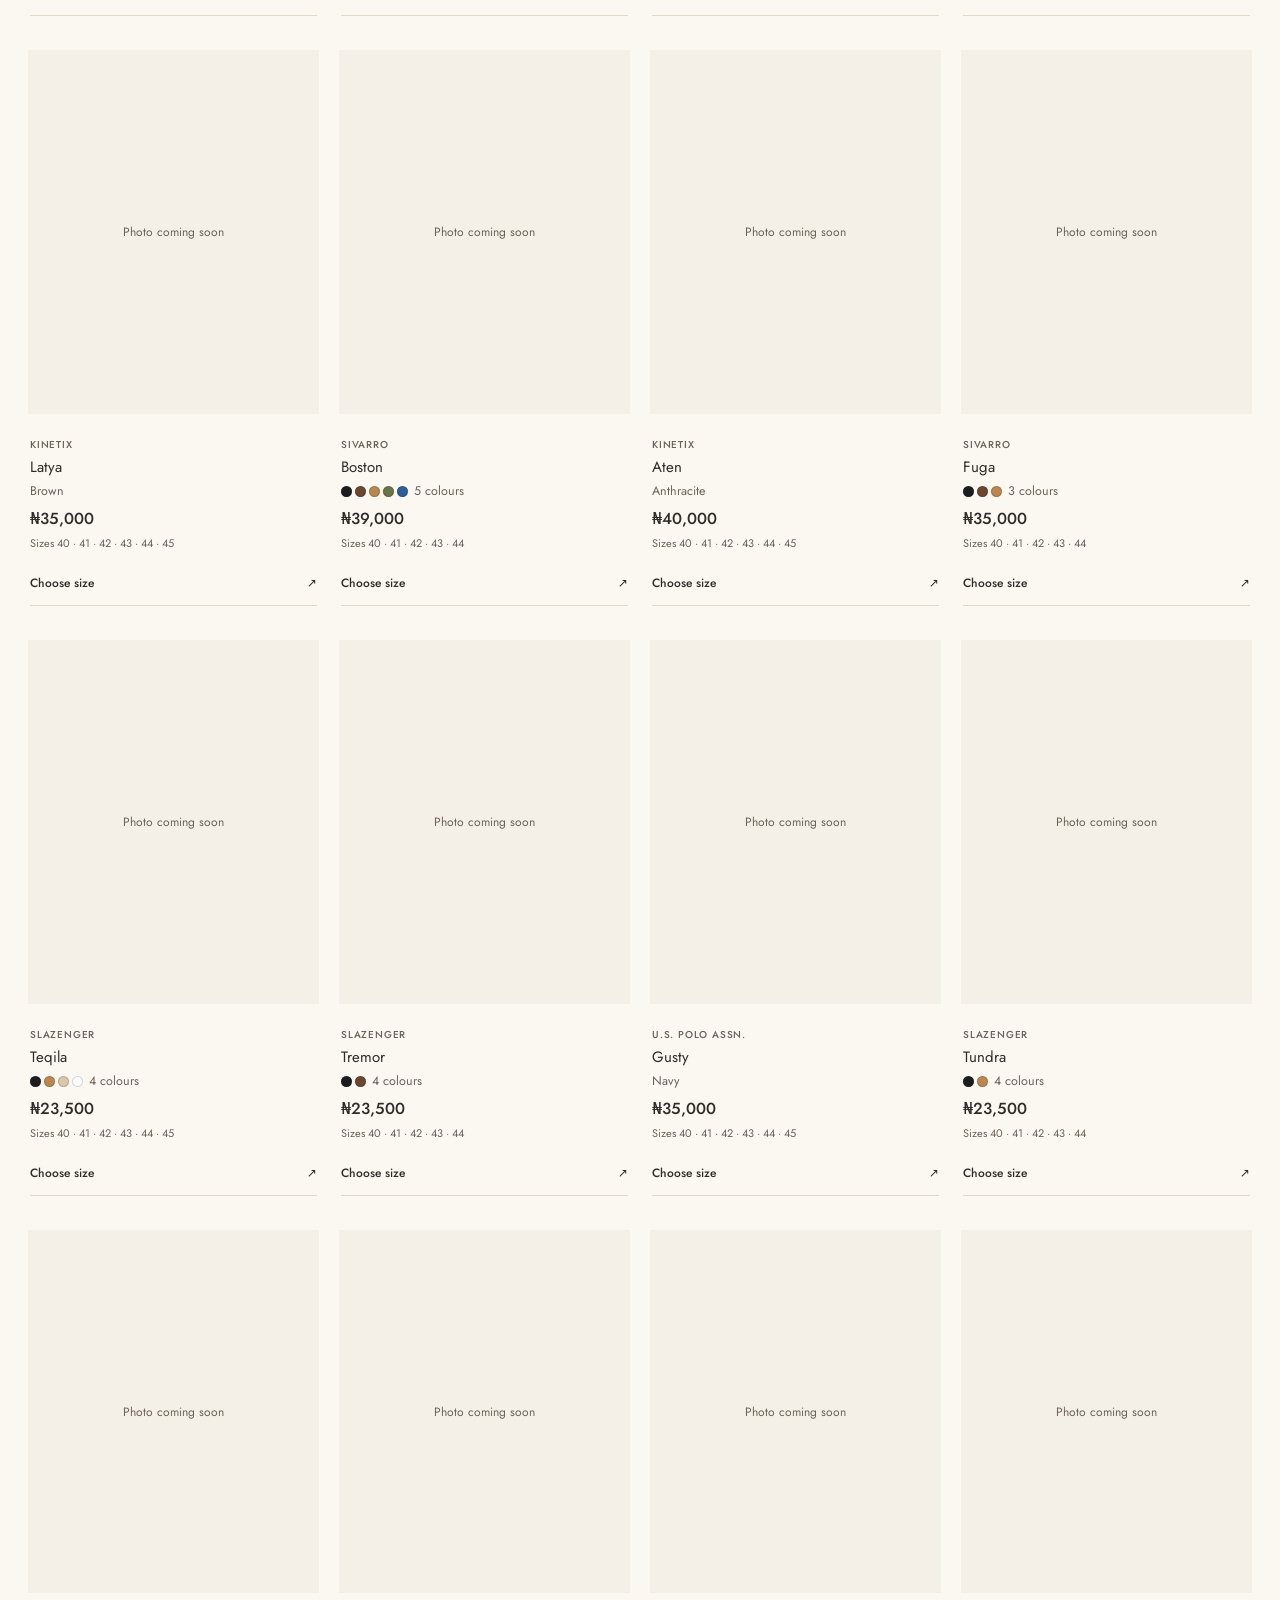
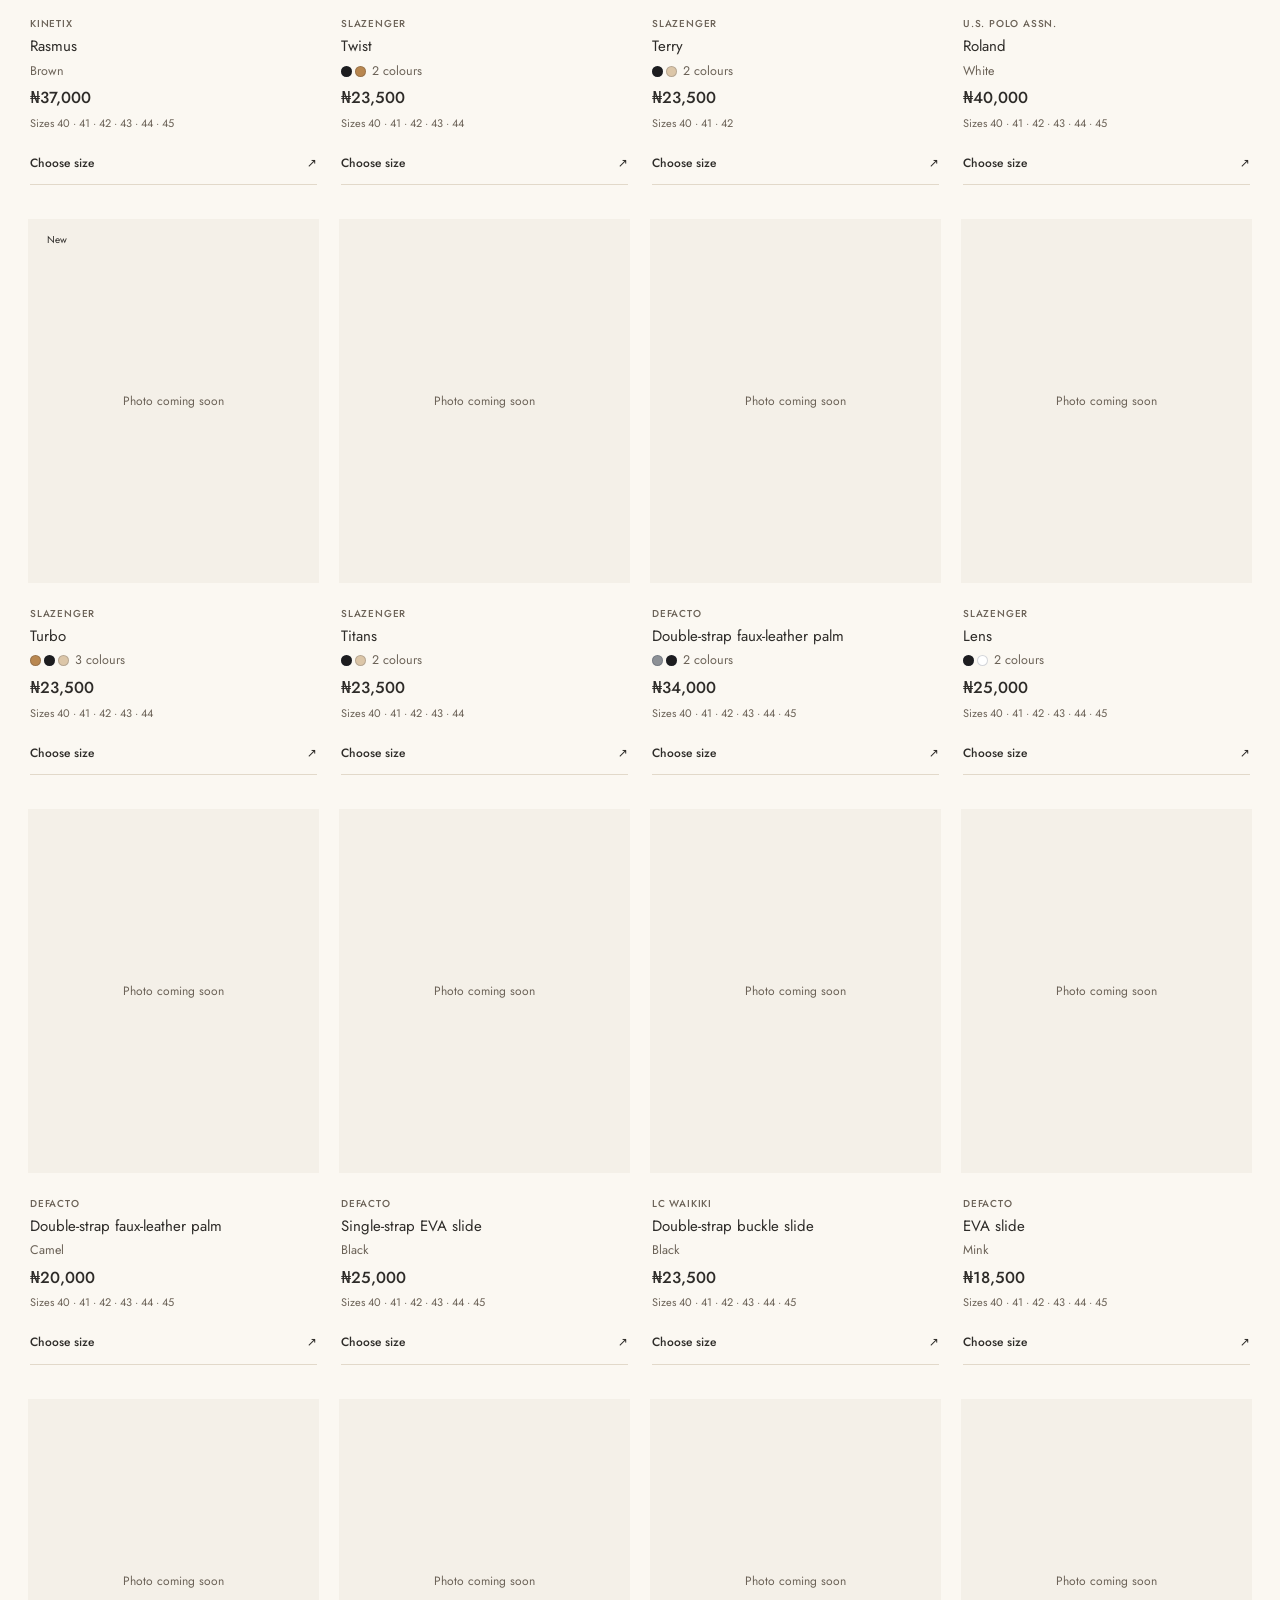
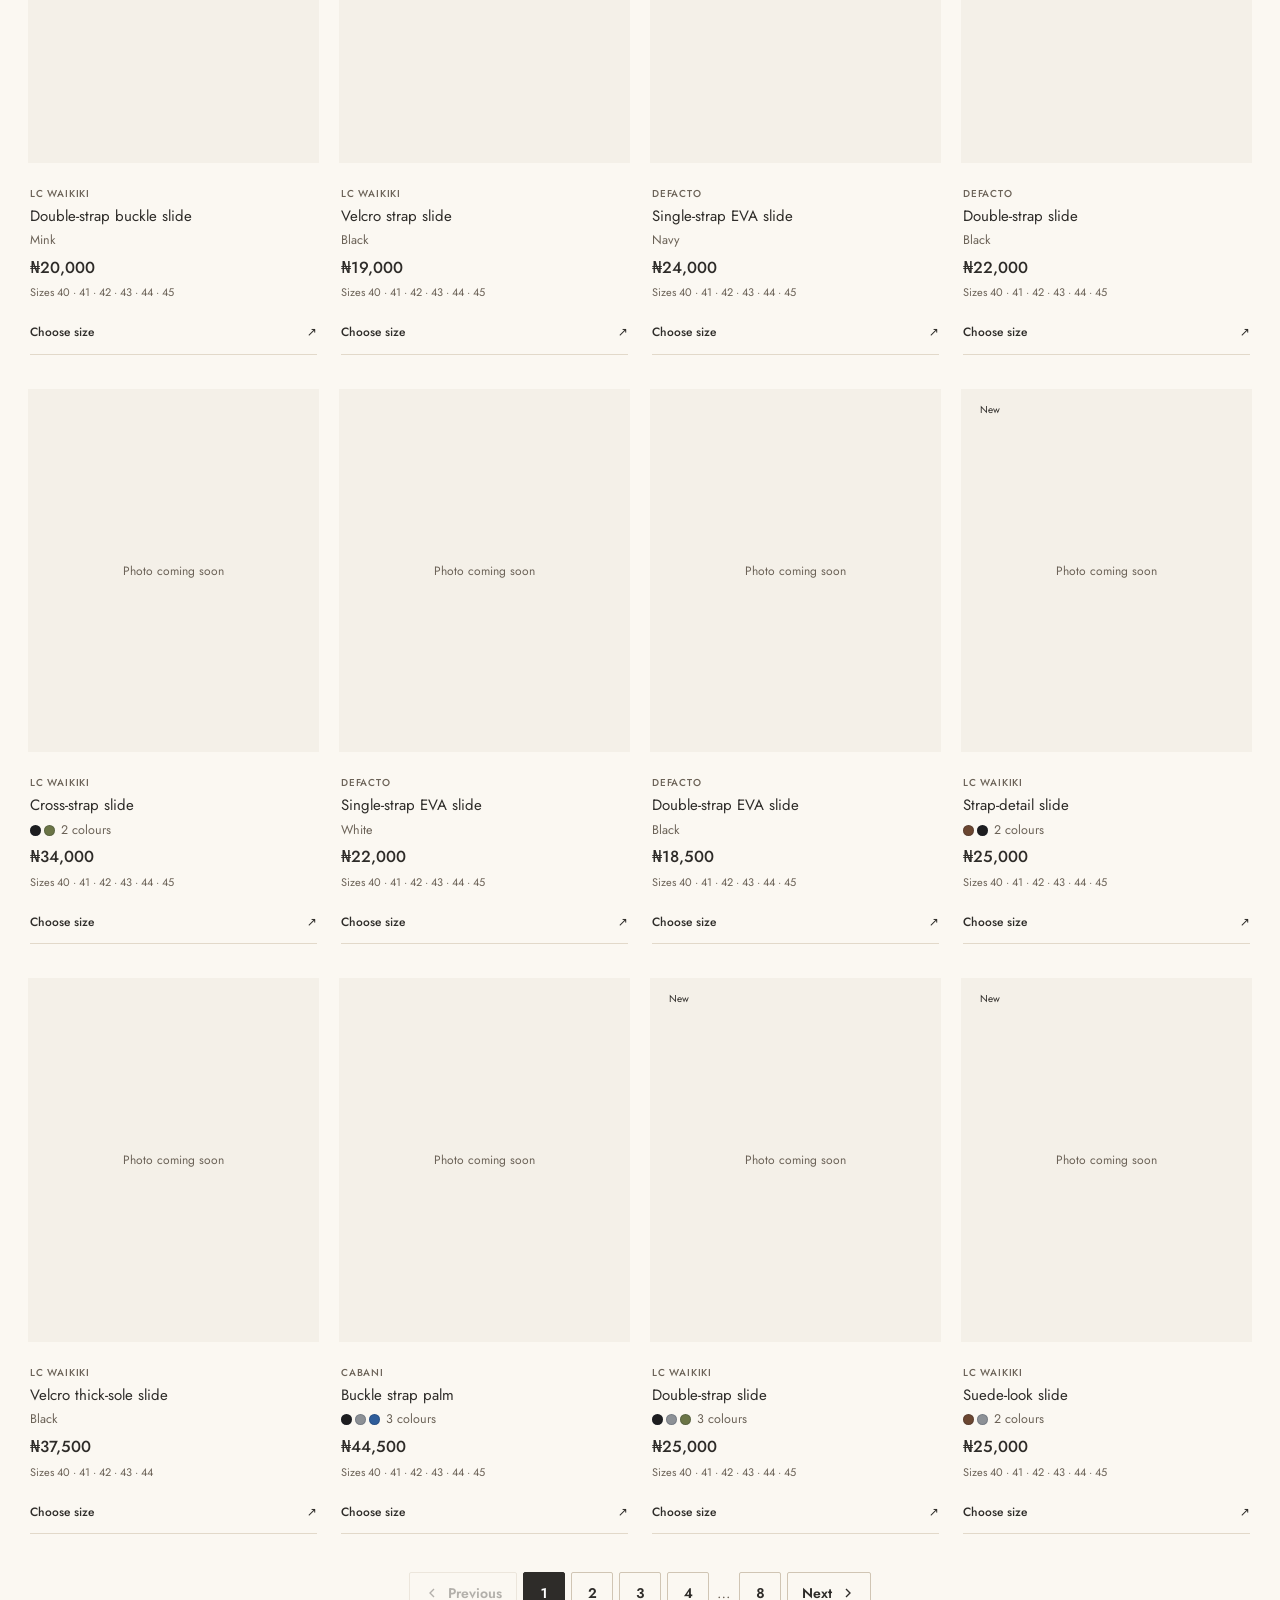
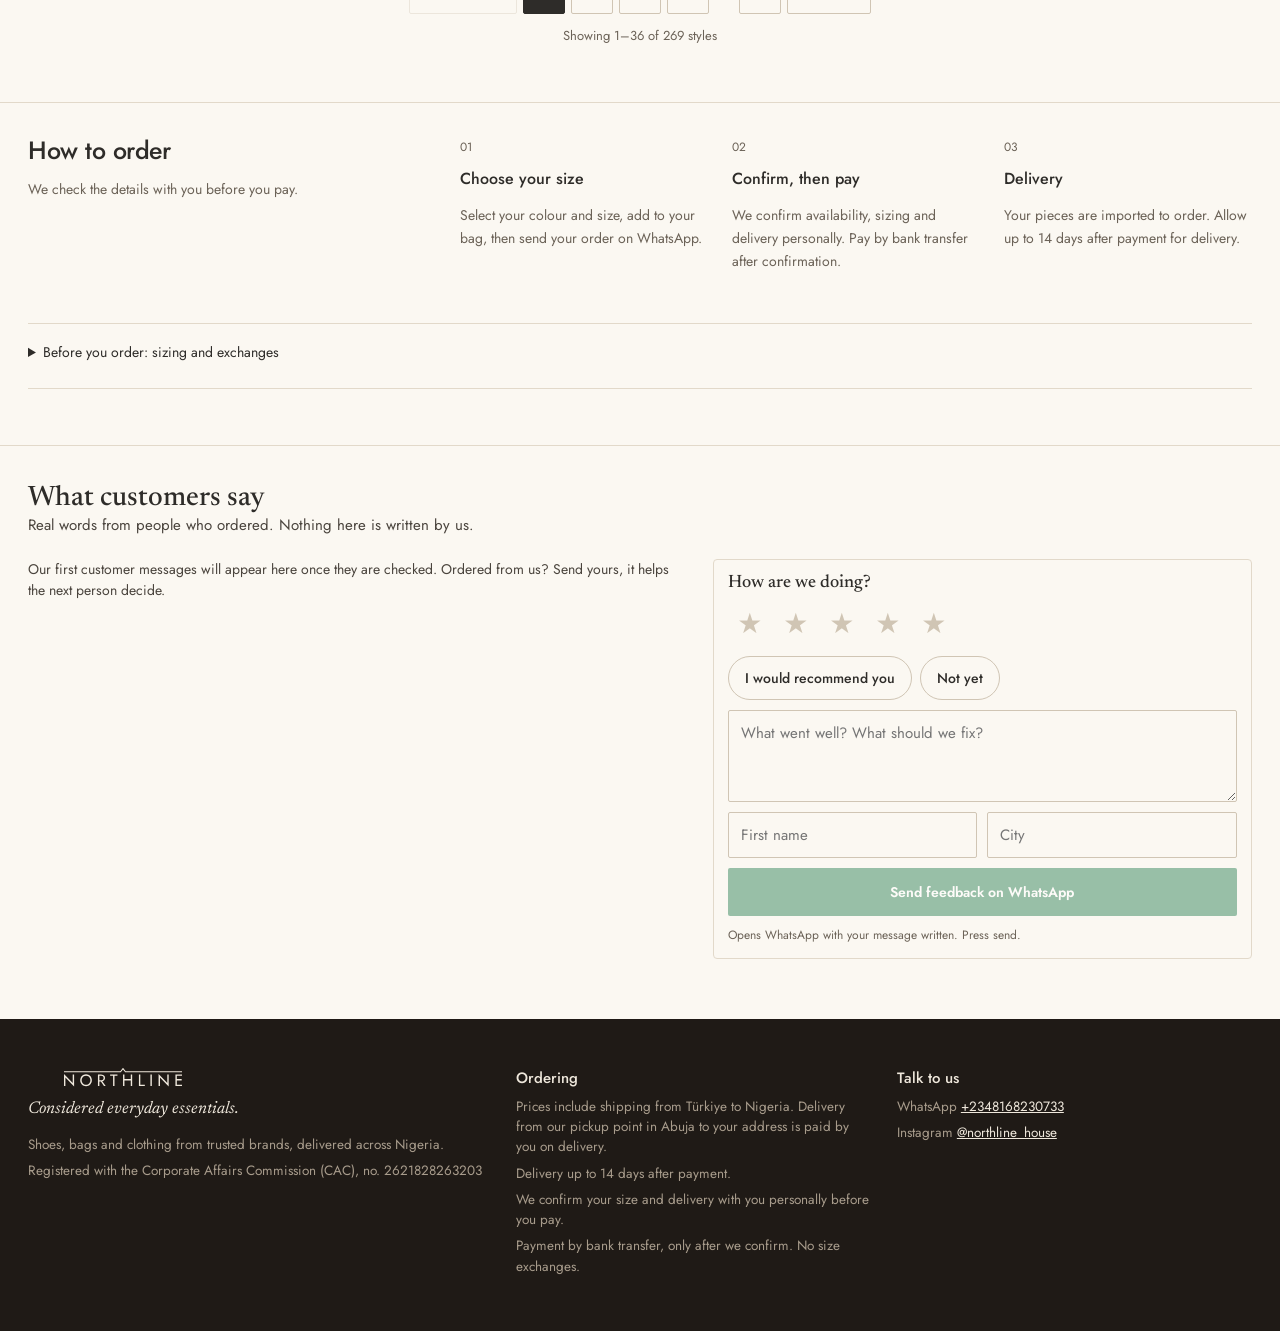
<file: shop/index.html>
<!doctype html>
<html lang="en">
<head>
<meta charset="utf-8">
<meta name="theme-color" content="#F4F0E8">
<meta name="viewport" content="width=device-width, initial-scale=1, viewport-fit=cover">
<title>Northline House · Shop</title>
<meta name="description" content="Shoes, bags and clothing from trusted brands, delivered across Nigeria. Order online and pay by bank transfer after we confirm.">
<meta property="og:title" content="Northline House · Shop">
<meta property="og:description" content="Shoes, bags and clothing from trusted brands, delivered across Nigeria. Order online and pay by bank transfer after we confirm.">
<meta property="og:type" content="website">
<meta property="og:url" content="https://northlinehouse.shop/shop/">
<meta property="og:image" content="https://northlinehouse.shop/og.jpg">
<meta property="og:image:width" content="1200">
<meta property="og:image:height" content="630">
<meta name="twitter:card" content="summary_large_image">
<link rel="preconnect" href="https://fonts.googleapis.com">
<link rel="preconnect" href="https://fonts.gstatic.com" crossorigin>
<link rel="stylesheet" href="https://fonts.googleapis.com/css2?family=Jost:wght@400;500;600&family=Newsreader:ital,opsz,wght@0,6..72,400;0,6..72,500;1,6..72,400&display=swap">
<link rel="icon" type="image/png" href="../brand/favicon-512.png">
<link rel="apple-touch-icon" href="../brand/apple-touch-icon.png">
<style>
/* Northline shop. Light, editorial, phone-first: products on the first screen, one card per design (colours grouped),
   a product sheet for photos / colour / size, filters in one panel, the bag in a drawer. Orders still go out on WhatsApp. */
:root{
  --bg:#F4F0E8; --surface:#FBF8F2; --ink:#2E2C29; --ink-2:#4A443D; --muted:#6B6257; --line:#E2D9CA; --line-2:#D0C5B4;
  --photo:#E9E1D3; --sky:#5E5E45; --sky-ink:#5E5E45; --gold:#4A3426; --warn:#95560F; --wa:#1F7A4D; --err:#B3261E;
  --display:"Newsreader",Georgia,"Times New Roman",serif;
  --ui:"Jost",system-ui,-apple-system,"Segoe UI",sans-serif;
  --gut:16px; --head:58px;
  color-scheme:light;
}
@media (min-width:720px){:root{--gut:28px; --head:64px}}
*{box-sizing:border-box}
[hidden]{display:none!important}
html{-webkit-text-size-adjust:100%}
html,body{margin:0}
body{background:var(--bg);color:var(--ink);font:15px/1.5 var(--ui);-webkit-font-smoothing:antialiased}
body.lock{overflow:hidden}
button{font:inherit;color:inherit;cursor:pointer;background:none;border:0;padding:0}
a{color:inherit}
:focus-visible{outline:2px solid var(--sky-ink);outline-offset:2px}
input,select,textarea{font:15px var(--ui);color:var(--ink);background:var(--surface);border:1px solid var(--line-2);border-radius:4px;padding:11px 12px;width:100%}
textarea{min-height:72px;resize:vertical}
svg{display:block}
.wrap{max-width:1280px;margin:0 auto;padding-inline:var(--gut)}
.eyebrow{font:600 11px/1.2 var(--ui);letter-spacing:.18em;text-transform:uppercase;color:var(--muted)}

/* header */
.top{position:sticky;top:0;z-index:30;background:rgba(250,248,244,.94);-webkit-backdrop-filter:saturate(1.4) blur(12px);backdrop-filter:saturate(1.4) blur(12px);border-bottom:1px solid var(--line)}
.top .wrap{height:var(--head);display:flex;align-items:center;justify-content:space-between;gap:12px}
.logo{font:600 15px var(--ui);letter-spacing:.36em;text-decoration:none;white-space:nowrap}
.logo i{font-style:normal;color:var(--sky)}
.icons{display:flex;align-items:center;gap:4px}
.ib{width:42px;height:42px;display:grid;place-items:center;border-radius:50%;position:relative}
.ib:hover{background:rgba(14,27,44,.05)}
.ib .n{position:absolute;top:4px;right:2px;min-width:18px;height:18px;padding:0 5px;border-radius:9px;background:var(--ink);color:#fff;font:700 11px/18px var(--ui);text-align:center}
.searchrow{border-top:1px solid var(--line);padding-block:10px}
.searchrow input{border-radius:999px;padding:10px 16px;background:var(--surface)}

/* intro */
.intro{padding-block:26px 6px;display:grid;gap:10px}
.intro h1{margin:0;font:400 clamp(30px,7.4vw,56px)/1.04 var(--display);letter-spacing:-.015em;max-width:16ch}
.intro h1 em{font-style:italic;color:var(--sky-ink)}
.intro p{margin:0;color:var(--ink-2);max-width:52ch;font-size:15px}
.via{justify-self:start;font-size:12.5px;color:var(--sky-ink);background:#E9F3FB;border-radius:999px;padding:4px 11px}
.trust{display:grid;grid-template-columns:repeat(3,minmax(0,1fr));gap:10px;margin-top:14px;padding-block:14px;border-block:1px solid var(--line)}
.trust div{display:flex;gap:10px;align-items:flex-start;min-width:0}
.trust svg{flex:0 0 auto;margin-top:2px;color:var(--sky-ink)}
.trust b{display:block;font:600 13px/1.3 var(--ui)}
.trust span{display:block;font-size:12.5px;line-height:1.35;color:var(--muted)}
@media (max-width:560px){.trust{gap:8px}.trust div{flex-direction:column;gap:6px}.trust b{font-size:12.5px}.trust span{font-size:11.5px}}

/* toolbar */
.tools{position:sticky;top:var(--toolsTop,var(--head));z-index:20;background:rgba(250,248,244,.96);-webkit-backdrop-filter:blur(12px);backdrop-filter:blur(12px);border-bottom:1px solid var(--line)}
.tabs{display:flex;align-items:center;justify-content:space-between;gap:12px}
.aud{display:flex;gap:22px}
.aud button{font:600 15px var(--ui);padding:14px 0 12px;border-bottom:2px solid transparent;color:var(--muted)}
.aud button[aria-pressed="true"]{color:var(--ink);border-color:var(--ink)}
.fbtn{display:inline-flex;align-items:center;gap:8px;font:600 13.5px var(--ui);padding:8px 14px;border:1px solid var(--line-2);border-radius:999px;background:var(--surface)}
.fbtn .n{background:var(--ink);color:#fff;border-radius:9px;min-width:18px;height:18px;font:700 11px/18px var(--ui);text-align:center;padding:0 5px}
.rail{display:flex;gap:8px;overflow-x:auto;scrollbar-width:none;padding-block:2px 12px;margin-inline:calc(-1*var(--gut));padding-inline:var(--gut);scroll-padding-inline:var(--gut)}
.rail::-webkit-scrollbar{display:none}
.chip{flex:0 0 auto;font:500 13.5px var(--ui);padding:7px 15px;border:1px solid var(--line-2);border-radius:999px;background:transparent;white-space:nowrap}
.chip:hover{border-color:var(--ink)}
.chip[aria-pressed="true"]{background:var(--ink);border-color:var(--ink);color:#fff}
.chip.pick{border-color:var(--gold);color:var(--gold)}
.chip.pick[aria-pressed="true"]{background:var(--gold);border-color:var(--gold);color:#fff}
.meta{display:flex;align-items:center;justify-content:space-between;gap:12px;padding-block:16px 4px;font-size:13px;color:var(--muted)}
.meta .clr{text-decoration:underline;text-underline-offset:3px;margin-left:10px;color:var(--ink)}
.sortw{display:flex;align-items:center;gap:6px;white-space:nowrap}
.sortw select{width:auto;border:0;background:transparent;padding:4px 2px;font:600 13px var(--ui);color:var(--ink);cursor:pointer}
.meta{flex-wrap:wrap;row-gap:6px}
.mctl{display:flex;align-items:center;gap:14px;margin-left:auto}
.sizew select{width:auto;border:1px solid var(--line-2);border-radius:999px;background:var(--surface);padding:5px 10px;font:600 13px var(--ui);color:var(--ink);cursor:pointer}
.sizew select.on{background:var(--ink);border-color:var(--ink);color:#fff}
.tag.back{color:var(--wa)}
.allsz{font-size:12px;color:var(--wa)}
#pdNotify{margin-top:10px}

/* grid + cards */
.grid{display:grid;grid-template-columns:repeat(2,minmax(0,1fr));gap:30px 12px;padding-block:14px 32px}
@media (min-width:720px){.grid{grid-template-columns:repeat(3,minmax(0,1fr));gap:40px 20px}}
@media (min-width:1080px){.grid{grid-template-columns:repeat(4,minmax(0,1fr));gap:44px 24px}}
.card{min-width:0;cursor:pointer;display:flex;flex-direction:column;gap:12px;outline-offset:4px}
.ph{position:relative;aspect-ratio:4/5;background:var(--photo);border-radius:3px;overflow:hidden}
.ph img{position:absolute;inset:0;width:100%;height:100%;object-fit:contain;padding:8%;mix-blend-mode:multiply;transition:opacity .35s ease,transform .6s ease}
.ph img.alt{opacity:0}
@media (hover:hover){.card:hover .ph.alton img.alt{opacity:1}.card:hover .ph.alton img.main{opacity:0}.card:hover .ph img{transform:scale(1.03)}}
.ph.nophoto::after{content:"Photo coming soon";position:absolute;inset:0;display:grid;place-items:center;font-size:12px;color:var(--muted)}
.tag{position:absolute;top:10px;left:10px;background:var(--surface);color:var(--ink);font:700 10px/1 var(--ui);letter-spacing:.14em;text-transform:uppercase;padding:6px 8px;border-radius:2px}
.tag.pick{color:var(--gold)}
.tag.out{color:var(--muted)}
.card.out .ph img{opacity:.5}
.sz:disabled{color:var(--muted);background:transparent;text-decoration:line-through;cursor:not-allowed}
#pdAdd:disabled{opacity:.45;cursor:not-allowed}
.info{display:grid;gap:3px;padding-inline:2px}
.info .b{font:600 10.5px/1.3 var(--ui);letter-spacing:.16em;text-transform:uppercase;color:var(--muted)}
.info .m{font:500 17px/1.2 var(--display);letter-spacing:-.005em;overflow:hidden;text-overflow:ellipsis;display:-webkit-box;-webkit-line-clamp:2;-webkit-box-orient:vertical}
.info .c{display:flex;align-items:center;gap:6px;font-size:12.5px;color:var(--muted);min-height:18px}
.dots{display:inline-flex;gap:3px}
.dot{width:11px;height:11px;border-radius:50%;box-shadow:inset 0 0 0 1px rgba(14,27,44,.18)}
.info .p{font:600 15px var(--ui);font-variant-numeric:tabular-nums;margin-top:3px}
.few{font-size:12px;color:var(--warn)}
@media (max-width:420px){.info .m{font-size:15.5px}.info .p{font-size:14.5px}}
.bhead{grid-column:1/-1;margin:10px 0 -14px;padding-bottom:8px;border-bottom:1px solid var(--line);font:500 24px/1.2 var(--display);display:flex;align-items:baseline;gap:10px}
.bhead span{font:500 13px var(--ui);color:var(--muted)}
.empty{padding:60px 0;text-align:center;color:var(--muted)}
.empty b{display:block;font:500 22px var(--display);color:var(--ink);margin-bottom:6px}
/* pages */
.pager{display:flex;align-items:center;justify-content:center;gap:6px;padding-top:6px}
.pgb,.pgn{height:42px;min-width:42px;padding:0 14px;display:inline-flex;align-items:center;justify-content:center;gap:8px;border:1px solid var(--line-2);border-radius:999px;background:var(--surface);font:600 14px var(--ui);font-variant-numeric:tabular-nums}
.pgn{padding:0 8px}
.pgb:hover:not(:disabled),.pgn:hover{border-color:var(--ink)}
.pgn[aria-current="page"]{background:var(--ink);border-color:var(--ink);color:#fff}
.pgb:disabled{opacity:.35;cursor:default}
.pgdots{min-width:18px;text-align:center;color:var(--muted)}
.pginfo{text-align:center;font-size:13px;color:var(--muted);margin:12px 0 36px}
.pgof{white-space:nowrap}
#count:focus{outline:none}
@media (max-width:360px){.sortw .sl{display:none}}
@media (max-width:520px){.pager{gap:3px}.pgb{width:40px;min-width:40px;padding:0}.pgb span{display:none}.pgn{min-width:34px;padding:0 4px;height:40px}.pgdots{min-width:12px}}

/* sheets and drawers */
#sgSheet{z-index:50}
.ov{position:fixed;inset:0;z-index:40;background:rgba(14,27,44,.45);display:flex;opacity:0;transition:opacity .2s}
.ov.on{opacity:1}
.drawer{margin-left:auto;width:min(460px,100%);height:100%;background:var(--bg);display:flex;flex-direction:column;transform:translateX(24px);transition:transform .25s ease}
.ov.on .drawer{transform:none}
.dh{display:flex;align-items:center;justify-content:space-between;padding:14px var(--gut) 12px;border-bottom:1px solid var(--line)}
.dh h2{margin:0;font:500 24px var(--display)}
.db{flex:1;overflow:auto;padding:16px var(--gut) 24px;display:grid;gap:16px;align-content:start}
.df{padding:12px var(--gut) calc(12px + env(safe-area-inset-bottom,0px));border-top:1px solid var(--line);background:var(--bg)}
.x{width:40px;height:40px;display:grid;place-items:center;border-radius:50%}
.x:hover{background:rgba(14,27,44,.06)}
.primary{display:flex;align-items:center;justify-content:center;gap:10px;width:100%;min-height:52px;padding:12px 18px;background:var(--ink);color:#fff;border-radius:4px;font:600 15px var(--ui);text-decoration:none;letter-spacing:.01em}
.primary:hover{background:#1B2C42}
.primary.wa{background:var(--wa)}
.primary.wa:hover{background:#18653F}
.secondary{display:inline-flex;align-items:center;gap:8px;font:600 13.5px var(--ui);text-decoration:underline;text-underline-offset:3px}
.lab{font:600 11px var(--ui);letter-spacing:.16em;text-transform:uppercase;color:var(--muted);display:flex;justify-content:space-between;align-items:baseline;gap:10px}
.lab .val{font:500 13.5px var(--ui);letter-spacing:0;text-transform:none;color:var(--ink)}
.lab button{font:600 12.5px var(--ui);letter-spacing:0;text-transform:none;color:var(--ink);text-decoration:underline;text-underline-offset:3px}

/* filters */
.fgroup{display:grid;gap:10px;padding-bottom:16px;border-bottom:1px solid var(--line)}
.fgroup:last-child{border-bottom:0}
.opts{display:flex;flex-wrap:wrap;gap:8px}
.opt{display:inline-flex;align-items:center;gap:8px;font:500 13.5px var(--ui);padding:8px 13px;border:1px solid var(--line-2);border-radius:999px;background:var(--surface)}
.opt small{color:var(--muted);font-size:12px}
.opt[aria-pressed="true"]{background:var(--ink);border-color:var(--ink);color:#fff}
.opt[aria-pressed="true"] small{color:#C9D3DE}
.opt .dot{width:14px;height:14px}

/* product sheet */
.pd{position:fixed;inset:0;z-index:45;background:rgba(14,27,44,.5);display:flex;align-items:stretch;justify-content:center;opacity:0;transition:opacity .2s}
.pd.on{opacity:1}
.pdin{background:var(--bg);width:100%;height:100%;overflow:auto;position:relative;display:grid;grid-template-rows:auto 1fr;transform:translateY(16px);transition:transform .25s ease}
.pd.on .pdin{transform:none}
@media (min-width:900px){.pd{align-items:center;padding:24px}.pdin{width:min(1080px,100%);height:auto;max-height:calc(100vh - 48px);border-radius:6px;grid-template-rows:none;grid-template-columns:minmax(0,1.1fr) minmax(0,1fr);overflow:hidden}}
.pdx{position:absolute;top:calc(10px + env(safe-area-inset-top,0px));right:10px;z-index:3;background:rgba(255,255,255,.92);box-shadow:0 1px 6px rgba(14,27,44,.12)}
.pg{position:relative;background:var(--photo)}
.pgt{display:flex;overflow-x:auto;scroll-snap-type:x mandatory;scrollbar-width:none;aspect-ratio:4/5;max-height:72vh}
@media (min-width:900px){.pgt{max-height:none;height:100%;aspect-ratio:auto}.pg{min-height:0}}
.pgt::-webkit-scrollbar{display:none}
.pgt img{flex:0 0 100%;width:100%;height:100%;object-fit:contain;padding:6%;mix-blend-mode:multiply;scroll-snap-align:center;cursor:zoom-in}
.pgd{position:absolute;left:0;right:0;bottom:12px;display:flex;justify-content:center;gap:6px}
.pgd i{width:6px;height:6px;border-radius:50%;background:rgba(14,27,44,.25)}
.pgd i.on{background:var(--ink)}
.pga{position:absolute;top:50%;transform:translateY(-50%);width:40px;height:40px;border-radius:50%;background:rgba(255,255,255,.9);display:none;place-items:center;box-shadow:0 1px 6px rgba(14,27,44,.12)}
@media (hover:hover) and (min-width:900px){.pga{display:grid}}
.pga.l{left:14px}.pga.r{right:14px}
.pdd{padding:22px var(--gut) 0;display:grid;gap:18px;align-content:start}
@media (min-width:900px){.pdd{overflow:auto;padding:40px 36px 0}}
.pdd h2{margin:2px 0 0;font:400 clamp(28px,4vw,36px)/1.1 var(--display);letter-spacing:-.01em}
.pdd .pr{font:600 20px var(--ui);font-variant-numeric:tabular-nums}
s.was{color:var(--muted);font-weight:400;text-decoration-thickness:1px;margin-right:2px}
.hero-description s.was{color:#a39d90}
.sale-bar{display:flex;justify-content:center;align-items:center;gap:0;flex-wrap:wrap;background:#1F1D1B;color:#F4F0E8;font:400 12.5px/1.4 var(--ui);padding:10px 16px;text-decoration:none;letter-spacing:.01em}
.sale-bar>span+span::before{content:"";display:inline-block;width:3px;height:3px;border-radius:50%;background:#8C8476;margin:0 12px;vertical-align:middle}
.sale-bar .sb-name{font-weight:600;font-size:11px;letter-spacing:.18em;text-transform:uppercase;color:#E3D3B6}
.sale-bar .sb-time{font-variant-numeric:tabular-nums;color:#CFC8BA}
.sale-bar .sb-time:empty{display:none}
.sale-bar:hover .sb-msg{text-decoration:underline;text-underline-offset:3px}
@media(max-width:420px){.sale-bar .sb-msg{display:none}}
.tag.save{background:#1F1D1B;color:#F4F0E8;font-variant-numeric:tabular-nums}
.pdd .desc{color:var(--ink-2);font-size:14.5px;margin:0}
.sws{display:flex;gap:8px;flex-wrap:wrap}
.sw{width:60px;aspect-ratio:4/5;border-radius:3px;background:var(--photo);position:relative;overflow:hidden;box-shadow:inset 0 0 0 1px var(--line)}
.sw img{width:100%;height:100%;object-fit:contain;padding:8%;mix-blend-mode:multiply}
.sw[aria-pressed="true"]{box-shadow:0 0 0 2px var(--ink)}
.sizes{display:grid;grid-template-columns:repeat(auto-fill,minmax(58px,1fr));gap:8px}
.sz{height:46px;border:1px solid var(--line-2);border-radius:4px;background:var(--surface);font:600 14px var(--ui);font-variant-numeric:tabular-nums}
.sz:hover{border-color:var(--ink)}
.sz[aria-pressed="true"]{background:var(--ink);border-color:var(--ink);color:#fff}
.qty{display:inline-flex;align-items:center;border:1px solid var(--line-2);border-radius:4px;background:var(--surface)}
.qty button{width:42px;height:44px;font-size:18px}
.qty span{min-width:30px;text-align:center;font-weight:600;font-variant-numeric:tabular-nums}
.buy{position:sticky;bottom:0;background:var(--bg);padding:12px 0 calc(14px + env(safe-area-inset-bottom,0px));display:grid;gap:8px;border-top:1px solid var(--line);margin-top:2px}
.buyrow{display:grid;grid-template-columns:auto minmax(0,1fr);gap:10px}
.perr{color:var(--err);font-size:13px}
.facts{display:grid;gap:12px;padding:4px 0 6px;margin:0;list-style:none}
.facts li{display:flex;gap:12px;font-size:13.5px;color:var(--ink-2)}
.facts svg{flex:0 0 auto;margin-top:1px;color:var(--sky-ink)}
.facts b{color:var(--ink);font-weight:600}
.ref{font-size:12px;color:var(--muted);padding-bottom:28px}

/* bag */
.line{display:grid;grid-template-columns:72px minmax(0,1fr) auto;gap:12px;align-items:start;padding-bottom:14px;border-bottom:1px solid var(--line)}
.line .t{aspect-ratio:4/5;background:var(--photo);border-radius:3px;overflow:hidden}
.line .t img{width:100%;height:100%;object-fit:contain;padding:8%;mix-blend-mode:multiply}
.line b{font:500 16px/1.2 var(--display);display:block}
.line small{display:block;color:var(--muted);font-size:12.5px;margin-top:2px}
.line .qty{margin-top:8px}
.line .qty button{width:34px;height:34px;font-size:16px}
.line .lp{font-weight:600;font-variant-numeric:tabular-nums;text-align:right;font-size:14px}
.line .rm{display:block;margin-top:6px;margin-left:auto;font-size:12px;color:var(--muted);text-decoration:underline;text-underline-offset:3px}
.tot{display:flex;justify-content:space-between;font:600 17px var(--ui);font-variant-numeric:tabular-nums}
.form{display:grid;gap:12px}
.f{display:grid;gap:5px;font-size:12.5px;color:var(--muted)}
.err{color:var(--err);font-size:13px}
.hint{font-size:12.5px;color:var(--muted);margin:0}
.emptybag{color:var(--muted);text-align:center;padding:40px 0}

/* size guide table */
.sg table{width:100%;border-collapse:collapse;font-variant-numeric:tabular-nums}
.sg th,.sg td{text-align:left;padding:9px 10px;border-bottom:1px solid var(--line);font-size:14.5px}
.sg th{font-size:11px;letter-spacing:.14em;text-transform:uppercase;color:var(--muted)}
.sg tr.hit td{background:#E9F3FB;color:var(--sky-ink);font-weight:700}
.sg ol{margin:0;padding-left:20px;display:grid;gap:4px;font-size:14px}
.sg .src{font-size:12px;color:var(--muted);margin:0}
.sg .res{font-weight:700;font-size:16px;color:var(--sky-ink);min-height:1.4em}
.sg .find{display:grid;grid-template-columns:minmax(0,1fr) auto;gap:8px;align-items:end}
.sg .find .secondary{padding-bottom:12px}

/* full-screen photos */
.gal{position:fixed;inset:0;z-index:60;background:#0b0b0c;display:flex;flex-direction:column}
.gtrack{flex:1;min-height:0;display:flex;overflow-x:auto;scroll-snap-type:x mandatory;scrollbar-width:none;overscroll-behavior:contain}
.gtrack::-webkit-scrollbar{display:none}
.gtrack img{flex:0 0 100%;width:100%;height:100%;object-fit:contain;scroll-snap-align:center;background:#0b0b0c}
.gbar{display:flex;justify-content:space-between;align-items:center;gap:10px;padding:12px 16px;color:#fff;font:600 14px var(--ui)}
.gbar.top{padding-top:calc(12px + env(safe-area-inset-top,0px))}
.gbar.bot{padding-bottom:calc(12px + env(safe-area-inset-bottom,0px))}
.gbar b{font:500 18px var(--display);min-width:0;overflow:hidden;text-overflow:ellipsis;white-space:nowrap}
.gbar a,.gbar button{color:#fff;border:1px solid rgba(255,255,255,.4);border-radius:999px;padding:7px 13px;font:600 13px var(--ui);text-decoration:none}

/* floating bag bar (phones), toast, stale notice */
.obar{position:fixed;left:12px;right:12px;bottom:calc(12px + env(safe-area-inset-bottom,0px));z-index:25;display:flex;justify-content:space-between;align-items:center;gap:12px;background:var(--ink);color:#fff;border-radius:6px;padding:14px 18px;font:600 14.5px var(--ui);box-shadow:0 8px 28px rgba(14,27,44,.28);font-variant-numeric:tabular-nums}
@media (min-width:900px){.obar{left:auto;right:24px;bottom:24px;min-width:300px}}
body.hasbar .foot{padding-bottom:calc(96px + env(safe-area-inset-bottom,0px))}
.toast{position:fixed;left:50%;top:calc(var(--head) + 12px);transform:translateX(-50%);background:var(--ink);color:#fff;padding:10px 18px;border-radius:999px;font-weight:600;font-size:13.5px;z-index:70;white-space:nowrap;box-shadow:0 6px 20px rgba(14,27,44,.2)}
.stale{position:fixed;left:16px;right:16px;bottom:calc(16px + env(safe-area-inset-bottom,0px));z-index:65;background:var(--sky-ink);color:#fff;border-radius:6px;padding:10px 14px;font-weight:600;display:flex;justify-content:space-between;align-items:center;gap:10px}
.stale button{background:#fff;color:var(--sky-ink);border-radius:999px;padding:6px 12px;font-weight:700}

/* footer */
.foot{background:var(--ink);color:#B9C6D3;margin-top:24px;padding:40px 0 calc(40px + env(safe-area-inset-bottom,0px));font-size:13.5px}
.foot .wrap{display:grid;gap:26px;grid-template-columns:1fr}
@media (min-width:720px){.foot .wrap{grid-template-columns:1.3fr 1fr 1fr}}
.foot .logo{color:#fff;display:inline-block;margin-bottom:10px}
.foot h3{margin:0 0 8px;font:600 11px var(--ui);letter-spacing:.18em;text-transform:uppercase;color:#fff}
.foot p{margin:0 0 6px}
.foot a{color:#DCE8F3}

/* NL-MAY-LOOK: Northline May direction. Earth palette, peak-line wordmark, Newsreader + Jost, tailored corners,
   sentence case everywhere (no tracked capitals). Overrides only; behaviour unchanged. */
.logo{display:inline-flex;align-items:center;color:var(--ink);letter-spacing:0}
.logo .nl-logo{height:22px;width:auto}
@media (min-width:720px){.logo .nl-logo{height:24px}}
.top{background:rgba(244,240,232,.95)!important}
.eyebrow{font:400 13px/1.3 var(--ui)!important;letter-spacing:0!important;text-transform:none!important;color:var(--muted)}
:focus-visible{outline-color:var(--ink)}
input,select,textarea{border-radius:2px}

.tools{background:rgba(244,240,232,.96)!important}
/* opening band: the dark May panel */
.intro{background:#1F1A16;color:#EFE8DC;box-shadow:0 0 0 100vmax #1F1A16;clip-path:inset(0 -100vmax);padding-block:34px 0;gap:12px}
.intro h1{font:400 clamp(32px,8vw,60px)/1.05 var(--display);letter-spacing:-.01em;max-width:15ch;color:#EFE8DC}
.intro p{color:#C9BFB0;font-size:15.5px}
.intro .bline{font:italic 400 17px/1.3 var(--display);color:#A89C8C;margin:0}
.via{background:#33331F;color:#E6E4D6;border-radius:2px}
.trust{border-block:0;border-top:1px solid #3A3129;margin-top:18px;padding-block:16px 20px}
.trust svg{color:#C9B79C}
.trust b{color:#EFE8DC;font-weight:500}
.trust span{color:#A89C8C}
/* browse */
.aud button{font:500 16px var(--ui)}
.chip,.fbtn,.opt,.pgb,.pgn,.sizew select,.searchrow input{border-radius:2px}
.chip{font-weight:400}
.chip.pick,.tag.pick{color:var(--gold)}
.tag{font:500 12px/1 var(--ui);letter-spacing:0;text-transform:none;background:#C9B79C;color:#2E2C29;padding:6px 9px}
.tag.out{background:var(--surface);color:var(--muted)}
.tag.back{background:var(--surface)}
.info .b{font:400 12.5px/1.3 var(--ui);letter-spacing:0;text-transform:none}
.info .m{font-weight:500}
.info .p{font-weight:500}
.bhead{font-weight:400}
.ph{border-radius:2px}
.lab{font:500 13px var(--ui);letter-spacing:0;text-transform:none;color:var(--ink)}
.sg th{font-size:12.5px;letter-spacing:0;text-transform:none}
.sg tr.hit td{background:#E6E4D6;color:#5E5E45}
.primary{border-radius:2px;font-weight:500}
.primary:hover{background:#45413B}
.sz{border-radius:2px;font-weight:500}
.qty{border-radius:2px}
.sw{border-radius:2px}
.dh h2,.pdd h2{font-weight:400}
.pdd .pr{font-weight:500}
.ov{background:rgba(31,26,22,.5)}
.pd{background:rgba(31,26,22,.55)}
.obar{background:#1F1A16;border-radius:3px;box-shadow:0 8px 28px rgba(31,26,22,.3);font-weight:500}
.toast{background:#1F1A16;border-radius:2px;box-shadow:0 6px 20px rgba(31,26,22,.2)}
.stale{border-radius:3px}
.opt[aria-pressed="true"] small{color:#CFC6B8}
.ib .n,.fbtn .n{background:#2E2C29}
/* footer */
.foot{background:#1F1A16;color:#A89C8C}
.foot .logo{color:#EFE8DC;margin-bottom:6px}
.foot .logo .nl-logo{height:20px}
.foot .bline{font:italic 400 17px/1.3 var(--display);color:#EFE8DC;margin:0 0 14px}
.foot h3{font:500 15px var(--ui);letter-spacing:0;text-transform:none;color:#EFE8DC}
.foot a{color:#EFE8DC}
/*nl-polish-2026-10-14*/
/* solid bars: nothing shows through the header or the filter bar while scrolling */
.top,.tools{background:#F4F0E8!important;-webkit-backdrop-filter:none!important;backdrop-filter:none!important}
.top{box-shadow:0 1px 0 var(--line)}
body{-webkit-font-smoothing:antialiased;text-rendering:optimizeLegibility}
:focus-visible{outline:2px solid var(--ink);outline-offset:3px}
/* sizes: six sizes fit one row on a phone instead of leaving one on its own line */
.sizes{grid-template-columns:repeat(auto-fill,minmax(50px,1fr))}
.sz{min-height:44px}
@media (prefers-reduced-motion:reduce){*{transition:none!important;scroll-behavior:auto!important}}

/* product cards: a little more air, and a slow zoom on hover (devices with a mouse only) */
@media (min-width:720px){.grid{gap:44px 20px}}
@media (hover:hover){
  .card .ph img{transition:transform .5s cubic-bezier(.2,.7,.2,1),opacity .35s ease}
  .card:hover .ph img{transform:scale(1.035)}
}
.chip,.bchip{min-height:36px;display:inline-flex;align-items:center}
.buy .add,.buy button.primary{min-height:50px;letter-spacing:.02em}

/*nl-reviews*/
.stars{color:#5E5E45;letter-spacing:1px;font-size:13px;white-space:nowrap}
.stars i{font-style:normal;color:var(--line-2)}.stars i.on{color:#5E5E45}
.info .rv{font-size:12px;color:var(--muted);display:flex;gap:6px;align-items:center}
.sec2{border-top:1px solid var(--line);padding-top:18px;display:grid;gap:12px}
.sec2 h3{font:500 20px/1.2 var(--display);margin:0;display:flex;gap:10px;align-items:baseline;flex-wrap:wrap}
.sec2 h3 small{font:500 13px var(--ui);color:var(--muted)}
.rvl{display:grid;gap:14px;margin:0;padding:0;list-style:none}
.rvl li{display:grid;gap:4px;font-size:14px;color:var(--ink-2)}
.rvl p{margin:0}.rvl .who{font-size:12.5px;color:var(--muted)}
.rvnone{margin:0;font-size:14px;color:var(--ink-2)}
.rvform{display:grid;gap:10px;padding:14px;border:1px solid var(--line);border-radius:4px;background:var(--surface)}
.rvform[hidden]{display:none}
.rvform .row2{display:grid;grid-template-columns:1fr 1fr;gap:10px}
.rvform textarea{min-height:92px;resize:vertical}
.rvform .note{font-size:12px;color:var(--muted);margin:0}
.rstar{display:flex;gap:2px}
.rstar button{font-size:28px;line-height:1;padding:4px 6px;color:var(--line-2);min-width:44px;min-height:44px}
.rstar button.on{color:#5E5E45}
.rvgo{display:inline-flex;align-items:center;justify-content:center;gap:8px;background:var(--wa);color:#fff;font:600 14px var(--ui);padding:13px 18px;border-radius:2px;min-height:48px;text-decoration:none}
.rvgo[aria-disabled=true]{opacity:.45;pointer-events:none}
.recs{display:grid;grid-template-columns:repeat(2,minmax(0,1fr));gap:14px}
@media (min-width:900px){.recs{grid-template-columns:repeat(4,minmax(0,1fr))}}
.rec{text-align:left;display:grid;gap:6px;align-content:start;cursor:pointer}
.rec .ph{aspect-ratio:4/5;background:var(--photo);overflow:hidden;border-radius:2px}
.rec .ph img{width:100%;height:100%;object-fit:cover;display:block}
.rec .m{font:500 14.5px/1.2 var(--display)}.rec .p{font:600 13.5px var(--ui)}.rec .b{font:600 10px var(--ui);letter-spacing:.14em;text-transform:uppercase;color:var(--muted)}
#fbSec{border-top:1px solid var(--line);margin-top:32px;padding-block:36px;display:grid;gap:22px}
#fbSec h2{font:500 28px/1.15 var(--display);margin:0}
#fbSec .lead{margin:0;color:var(--ink-2);max-width:56ch}
.fbgrid{display:grid;gap:26px}
@media (min-width:860px){.fbgrid{grid-template-columns:1.1fr .9fr;align-items:start}}
.yn{display:flex;gap:8px;flex-wrap:wrap}
.yn button{border:1px solid var(--line-2);border-radius:999px;padding:9px 16px;font:500 14px var(--ui);min-height:44px;background:transparent}
.yn button.on{background:var(--ink);color:var(--bg);border-color:var(--ink)}
/*nl-ui-flow-2026-10-15*/
/* agent page label */
.agentbar{background:#4A3426;color:#F4F0E8;font:500 13px/1.4 var(--ui)}
.agentbar .wrap{display:flex;justify-content:space-between;align-items:center;gap:4px 16px;flex-wrap:wrap;padding-block:8px}
.agentbar a{color:#F4F0E8;font-weight:600;text-decoration:underline;text-underline-offset:3px}
/* commission points: short labelled rows */
.pts{list-style:none;margin:10px 0 0;padding:0;display:grid}
.pts[hidden]{display:none}
.pts li{display:grid;grid-template-columns:104px minmax(0,1fr);gap:12px;padding:9px 0;border-top:1px solid var(--line);font-size:14px;line-height:1.45;color:var(--ink-2)}
.pts li:first-child{border-top:0}
.pts li>b{font:600 11.5px/1.5 var(--ui);letter-spacing:.07em;text-transform:uppercase;color:var(--ink)}
.notice>b{display:block}.notice .pts{margin-top:4px}.notice .pts li{border-color:rgba(74,52,38,.18)}
@media (max-width:380px){.pts li{grid-template-columns:1fr;gap:2px}}

/* hero: shorter on phones so products start sooner; same information */
@media (max-width:560px){
  .intro{padding-block:18px 0!important;gap:8px!important}
  .intro h1{font-size:clamp(26px,7.6vw,32px)!important;line-height:1.08!important;max-width:none!important}
  .intro p{font-size:14px!important;line-height:1.45}
  .trust{display:grid;grid-template-columns:repeat(3,minmax(0,1fr));gap:0!important;margin-top:10px!important;padding-block:0!important}
  .trust div{flex-direction:column!important;gap:0!important;padding:10px 8px 10px 0}
  .trust div+div{padding-left:10px;border-left:1px solid rgba(239,232,220,.18)}
  .trust svg{display:none}
  .trust b{font-size:12.5px!important;line-height:1.25}.trust span{font-size:11.5px!important;line-height:1.3}
}
/* hero button */
.shopgo{justify-self:start;display:inline-flex;align-items:center;gap:8px;min-height:44px;padding:0 20px;border-radius:2px;background:#F4F0E8;color:#2E2C29;font:600 14.5px var(--ui);text-decoration:none}
.shopgo::after{content:"\2193";font-weight:400}
#browse{scroll-margin-top:var(--head,58px)}
@media (prefers-reduced-motion:no-preference){html{scroll-behavior:smooth}}
/* size note */
.szn{margin:10px 0 0;font-size:13px;line-height:1.45;color:var(--ink-2)}
/* filters: common groups first, the rest folded under More filters */
/* brand: one swipeable row so a long list stays quick to scan */
.fgroup:has(.opt[data-k="brand"]) .opts{flex-wrap:nowrap;overflow-x:auto;padding-bottom:6px;scrollbar-width:none;-webkit-overflow-scrolling:touch}
.fgroup:has(.opt[data-k="brand"]) .opts::-webkit-scrollbar{display:none}
.fgroup:has(.opt[data-k="brand"]) .opt{flex:0 0 auto}
details.more{padding-top:0}
details.more>summary{list-style:none;display:flex;align-items:center;justify-content:space-between;gap:10px;min-height:48px;cursor:pointer;font:600 15px var(--ui)}
details.more>summary::-webkit-details-marker{display:none}
details.more>summary::after{content:"+";font:400 22px/1 var(--ui);color:var(--muted)}
details.more[open]>summary::after{content:"\2212"}
details.more>summary small,details.more>summary em{font:400 12.5px var(--ui);font-style:normal;color:var(--muted);margin-left:auto}
details.more>summary em{color:var(--ink);font-weight:600}
.nl-arrow{display:inline-block;vertical-align:.05em;flex:none}
</style>
<link rel="stylesheet" href="storefront.css">
<script src="hero-pool.js"></script>
</head>
<body>
<header class="top">
  <div class="wrap">
    <a class="logo" href="./" aria-label="Northline House"><svg xmlns="http://www.w3.org/2000/svg" viewBox="20.0 -455.8 7295.0 1215.8" aria-hidden="true" class="nl-logo"><polyline points="80.0,-170.0 3517.5,-170.0 3667.5,-357.8 3817.5,-170.0 7255.0,-170.0" fill="none" stroke="currentColor" stroke-width="62" stroke-linejoin="miter" stroke-miterlimit="10"/><path fill="currentColor" d="M610 0V521L80 -35V700H165V179L695 735V0Z M1155 350Q1155 271 1189.5 209.0Q1224 147 1284.0 111.0Q1344 75 1420 75Q1497 75 1556.5 111.0Q1616 147 1650.5 209.0Q1685 271 1685 350Q1685 429 1650.5 491.0Q1616 553 1556.5 589.0Q1497 625 1420 625Q1344 625 1284.0 589.0Q1224 553 1189.5 491.0Q1155 429 1155 350ZM1065 350Q1065 426 1091.5 492.0Q1118 558 1166.0 606.5Q1214 655 1279.0 682.5Q1344 710 1420 710Q1497 710 1561.5 682.5Q1626 655 1674.0 606.5Q1722 558 1748.5 492.0Q1775 426 1775 350Q1775 273 1748.5 207.5Q1722 142 1674.0 93.5Q1626 45 1561.5 17.5Q1497 -10 1420 -10Q1344 -10 1279.0 17.5Q1214 45 1166.0 93.5Q1118 142 1091.5 207.5Q1065 273 1065 350Z M2270 355 2510 700H2615L2365 355ZM2145 0V700H2230V0ZM2192 75H2335Q2380 75 2414.5 91.0Q2449 107 2468.5 137.0Q2488 167 2488 210Q2488 253 2468.5 283.0Q2449 313 2414.5 329.0Q2380 345 2335 345H2192V420H2335Q2403 420 2456.5 394.5Q2510 369 2541.5 321.5Q2573 274 2573 210Q2573 145 2541.5 98.0Q2510 51 2456.5 25.5Q2403 0 2335 0H2192Z M2885 80H3065V700H3150V80H3330V0H2885Z M3717 360H4197V280H3717ZM4140 0V700H4225V0ZM3670 0V700H3755V0Z M4635 0V700H4995V620H4720V0Z M5335 0V700H5420V0Z M6360 0V521L5830 -35V700H5915V179L6445 735V0Z M6902 700H7255V620H6902ZM6902 80H7255V0H6902ZM6902 360H7235V280H6902ZM6855 0V700H6940V0Z"/></svg></a>
    <div class="icons">
      <button class="ib" id="searchBtn" aria-label="Search" aria-expanded="false"><svg width="21" height="21" viewBox="0 0 24 24" fill="none" stroke="currentColor" stroke-width="1.7"><circle cx="11" cy="11" r="7"/><path d="m20 20-3.5-3.5"/></svg></button>
      <button class="ib" id="bagBtn" aria-label="Your bag"><svg width="22" height="22" viewBox="0 0 24 24" fill="none" stroke="currentColor" stroke-width="1.7"><path d="M5 8h14l-1 12H6L5 8Z"/><path d="M9 8V6a3 3 0 0 1 6 0v2"/></svg><span class="n" id="bagN" hidden>0</span></button>
    </div>
  </div>
  <div class="searchrow" id="searchRow" hidden><div class="wrap"><input type="search" id="q" placeholder="Search styles, colours, brands" aria-label="Search"></div></div>
</header>

<a class="skip-link" href="#browse">Skip to collection</a>
<section class="hero-carousel" aria-label="The Northline edit" aria-roledescription="carousel">
 <div class="hero-slides" aria-live="off">
 <article class="editorial hero-slide is-active" data-hero-slide aria-label="1 of 3: Everyday essentials" aria-roledescription="slide">
  <div class="hero-copy">
    <p class="kicker">NORTHLINE HOUSE</p>
    <h1 id="hero-title">Everyday pieces.<br><em>A distinct point of view.</em></h1>
    <p class="hero-description">Shoes, bags and clothing. Delivered across Nigeria.</p>
    <div class="hero-actions"><a class="hero-cta" href="#browse">Explore the collection <svg class="nl-arrow" aria-hidden="true" viewBox="0 0 16 16" width="0.62em" height="0.62em" fill="none" stroke="currentColor" stroke-width="1.6" stroke-linecap="round" stroke-linejoin="round"><path d="M4 12L12 4M5.5 4H12v6.5"/></svg></a><a class="text-link" href="#how-it-works">How to order</a></div>
  </div>
  <div class="hero-visual">
    <span class="visual-label">THE EVERYDAY EDIT / 01</span>
    <img src="assets/leather-slide.jpg" width="800" height="1200" alt="Brown Ziya leather cross-strap slide from the Northline collection" fetchpriority="high">
  </div>
 </article>
 <article class="editorial hero-slide hero-bags" data-hero-slide aria-label="2 of 3: Bags" aria-roledescription="slide" hidden>
  <div class="hero-copy">
    <p class="kicker">NORTHLINE HOUSE / THE BAG EDIT</p>
    <h2>Carry less.<br><em>Make it count.</em></h2>
    <div class="hero-actions"><a class="hero-cta" href="?g=W&amp;t=sec:Bags#browse" data-collection-link>Explore bags <svg class="nl-arrow" aria-hidden="true" viewBox="0 0 16 16" width="0.62em" height="0.62em" fill="none" stroke="currentColor" stroke-width="1.6" stroke-linecap="round" stroke-linejoin="round"><path d="M4 12L12 4M5.5 4H12v6.5"/></svg></a><a class="text-link" href="#how-it-works">How to order</a></div>
  </div>
  <div class="hero-visual">
    <span class="visual-label">THE EVERYDAY EDIT / 02</span>
    <img data-hero-src="assets/hero-bag.jpg" width="800" height="1200" alt="Beige Beverly Hills Polo Club shoulder bag with a small gold-tone medallion" loading="lazy">
  </div>
 </article>
 <article class="editorial hero-slide hero-footwear" data-hero-slide aria-label="3 of 3: Women's footwear" aria-roledescription="slide" hidden>
  <div class="hero-copy">
    <p class="kicker">NORTHLINE HOUSE / FOR HER</p>
    <h2>Your pace.<br><em>Considered details.</em></h2>
    <div class="hero-actions"><a class="hero-cta" href="?g=W&amp;t=sec:Shoes#browse" data-collection-link>Explore footwear <svg class="nl-arrow" aria-hidden="true" viewBox="0 0 16 16" width="0.62em" height="0.62em" fill="none" stroke="currentColor" stroke-width="1.6" stroke-linecap="round" stroke-linejoin="round"><path d="M4 12L12 4M5.5 4H12v6.5"/></svg></a><a class="text-link" href="#how-it-works">How to order</a></div>
  </div>
  <div class="hero-visual">
    <span class="visual-label">THE EVERYDAY EDIT / 03</span>
    <img data-hero-src="assets/womens-full-slide.jpg" width="1200" height="1200" alt="Full side view of the brown Capone square-toe slide with a suede-look strap" loading="lazy">
  </div>
 </article>
 </div>
 <div class="hero-navigation" hidden>
  <div class="hero-dots" aria-label="Choose a featured collection"><button type="button" data-hero-index="0" aria-label="Show everyday essentials" aria-current="true"><span></span></button><button type="button" data-hero-index="1" aria-label="Show bags"><span></span></button><button type="button" data-hero-index="2" aria-label="Show women's footwear"><span></span></button></div>
  <span class="hero-counter" aria-hidden="true">01 / 03</span>
  <button class="hero-play" type="button" aria-label="Pause automatic slides">Pause</button>
  <div class="hero-arrows"><button type="button" data-hero-prev aria-label="Previous slide">←</button><button type="button" data-hero-next aria-label="Next slide">→</button></div>
 </div>
 <span class="via hero-referral" id="via" hidden>Shopping with <b id="viaCode"></b></span>
 <p class="sr-only hero-announcement" role="status" aria-live="polite"></p>
</section>
<div class="service-strip" aria-label="Ordering essentials"><span>Considered everyday essentials</span><span>Delivered across Nigeria</span><span>Pay only after confirmation</span></div>
<section class="collection-intro wrap" aria-labelledby="collection-title">
  <div><h2 id="collection-title">Shop the collection</h2></div>
  <p>Footwear, bags and everyday clothing.</p>
</section>
<nav class="collection-links wrap" aria-label="Shop collections">
  <a href="?g=M&amp;t=sec:Shoes#browse" data-collection-link>Men’s shoes <svg class="nl-arrow" aria-hidden="true" viewBox="0 0 16 16" width="0.62em" height="0.62em" fill="none" stroke="currentColor" stroke-width="1.6" stroke-linecap="round" stroke-linejoin="round"><path d="M4 12L12 4M5.5 4H12v6.5"/></svg></a>
  <a href="?g=W&amp;t=sec:Shoes#browse" data-collection-link>Women’s shoes <svg class="nl-arrow" aria-hidden="true" viewBox="0 0 16 16" width="0.62em" height="0.62em" fill="none" stroke="currentColor" stroke-width="1.6" stroke-linecap="round" stroke-linejoin="round"><path d="M4 12L12 4M5.5 4H12v6.5"/></svg></a>
  <a href="?g=W&amp;t=sec:Bags#browse" data-collection-link>Bags <svg class="nl-arrow" aria-hidden="true" viewBox="0 0 16 16" width="0.62em" height="0.62em" fill="none" stroke="currentColor" stroke-width="1.6" stroke-linecap="round" stroke-linejoin="round"><path d="M4 12L12 4M5.5 4H12v6.5"/></svg></a>
  <a href="?g=W&amp;t=sec:Clothing#browse" data-collection-link>Clothing <svg class="nl-arrow" aria-hidden="true" viewBox="0 0 16 16" width="0.62em" height="0.62em" fill="none" stroke="currentColor" stroke-width="1.6" stroke-linecap="round" stroke-linejoin="round"><path d="M4 12L12 4M5.5 4H12v6.5"/></svg></a>
</nav>
<nav class="tools" id="browse" aria-label="Browse">
  <div class="wrap">
    <div class="tabs">
      <div class="aud" role="group" aria-label="Who for" id="aud">
        <button data-g="M" aria-pressed="true">Men</button>
        <button data-g="W" aria-pressed="false">Women</button>
        <button data-g="K" aria-pressed="false">Kids</button>
      </div>
      <button class="fbtn" id="filterBtn"><svg width="16" height="16" viewBox="0 0 24 24" fill="none" stroke="currentColor" stroke-width="1.8"><path d="M4 6h16M7 12h10M10 18h4"/></svg>Filter<span class="n" id="filterN" hidden></span></button>
    </div>
    <div class="rail" id="types" role="group" aria-label="Type"></div>
  </div>
</nav>

<main class="wrap">
  <div class="meta"><span><span id="count" tabindex="-1"></span><button class="clr" id="clearAll" hidden>Clear filters</button></span>
    <span class="mctl"><label class="sortw sizew"><span class="sl">Size</span> <select id="size" aria-label="Your size"><option value="">Any</option></select></label>
    <label class="sortw"><span class="sl">Sort</span> <select id="sort" aria-label="Sort"><option value="rec">Featured</option><option value="new">New in</option><option value="low">Price: low to high</option><option value="high">Price: high to low</option><option value="brand">Brand A–Z</option></select></label></span></div>
  <div class="grid" id="grid"></div>
  <div class="empty" id="empty" hidden><b>No styles match</b>Try fewer filters, or another search.</div>
  <nav class="pager" id="pager" aria-label="Pages" hidden></nav>
  <p class="pginfo" id="pginfo" hidden></p>
</main>

<section class="ordering wrap" id="how-it-works" aria-labelledby="ordering-title">
  <div class="ordering-heading"><h2 id="ordering-title">How to order</h2><p>We check the details with you before you pay.</p></div>
  <div class="ordering-steps"><article><span>01</span><h3>Choose your size</h3><p>Select your colour and size, add to your bag, then send your order on WhatsApp.</p></article><article><span>02</span><h3>Confirm, then pay</h3><p>We confirm availability, sizing and delivery personally. Pay by bank transfer after confirmation.</p></article><article><span>03</span><h3>Delivery</h3><p>Your pieces are imported to order. Allow up to 14 days after payment for delivery.</p></article></div>
  <details class="ordering-note"><summary>Before you order: sizing and exchanges</summary><p>Sizes cannot be exchanged. Please check the size guide on the product page and confirm your size with us before payment. If you have a question about an item, contact us on WhatsApp before ordering.</p></details>
</section>
<section class="wrap" id="fbSec" aria-labelledby="fbH">
  <div><h2 id="fbH">What customers say</h2><p class="lead" id="fbLead">Real words from people who ordered. Nothing here is written by us.</p></div>
  <div class="fbgrid">
    <div><ul class="rvl" id="fbList"></ul><p class="rvnone" id="fbNone" hidden>Our first customer messages will appear here once they are checked. Ordered from us? Send yours, it helps the next person decide.</p></div>
    <div class="rvform" id="fbForm">
      <b style="font:500 18px var(--display)">How are we doing?</b>
      <div class="rstar" id="fbStars" role="group" aria-label="Your rating"></div>
      <div class="yn" id="fbYn" role="group" aria-label="Would you recommend Northline?"><button type="button" data-v="Yes, I would recommend Northline">I would recommend you</button><button type="button" data-v="Not yet">Not yet</button></div>
      <textarea id="fbText" placeholder="What went well? What should we fix?" aria-label="Your feedback"></textarea>
      <div class="row2"><input id="fbName" placeholder="First name" aria-label="First name"><input id="fbCity" placeholder="City" aria-label="City"></div>
      <a class="rvgo" id="fbGo" target="_blank" rel="noopener" aria-disabled="true">Send feedback on WhatsApp</a>
      <p class="note">Opens WhatsApp with your message written. Press send.</p>
    </div>
  </div>
</section>

<footer class="foot">
  <div class="wrap">
    <div><span class="logo" aria-label="Northline House"><svg xmlns="http://www.w3.org/2000/svg" viewBox="20.0 -455.8 7295.0 1215.8" aria-hidden="true" class="nl-logo"><polyline points="80.0,-170.0 3517.5,-170.0 3667.5,-357.8 3817.5,-170.0 7255.0,-170.0" fill="none" stroke="currentColor" stroke-width="62" stroke-linejoin="miter" stroke-miterlimit="10"/><path fill="currentColor" d="M610 0V521L80 -35V700H165V179L695 735V0Z M1155 350Q1155 271 1189.5 209.0Q1224 147 1284.0 111.0Q1344 75 1420 75Q1497 75 1556.5 111.0Q1616 147 1650.5 209.0Q1685 271 1685 350Q1685 429 1650.5 491.0Q1616 553 1556.5 589.0Q1497 625 1420 625Q1344 625 1284.0 589.0Q1224 553 1189.5 491.0Q1155 429 1155 350ZM1065 350Q1065 426 1091.5 492.0Q1118 558 1166.0 606.5Q1214 655 1279.0 682.5Q1344 710 1420 710Q1497 710 1561.5 682.5Q1626 655 1674.0 606.5Q1722 558 1748.5 492.0Q1775 426 1775 350Q1775 273 1748.5 207.5Q1722 142 1674.0 93.5Q1626 45 1561.5 17.5Q1497 -10 1420 -10Q1344 -10 1279.0 17.5Q1214 45 1166.0 93.5Q1118 142 1091.5 207.5Q1065 273 1065 350Z M2270 355 2510 700H2615L2365 355ZM2145 0V700H2230V0ZM2192 75H2335Q2380 75 2414.5 91.0Q2449 107 2468.5 137.0Q2488 167 2488 210Q2488 253 2468.5 283.0Q2449 313 2414.5 329.0Q2380 345 2335 345H2192V420H2335Q2403 420 2456.5 394.5Q2510 369 2541.5 321.5Q2573 274 2573 210Q2573 145 2541.5 98.0Q2510 51 2456.5 25.5Q2403 0 2335 0H2192Z M2885 80H3065V700H3150V80H3330V0H2885Z M3717 360H4197V280H3717ZM4140 0V700H4225V0ZM3670 0V700H3755V0Z M4635 0V700H4995V620H4720V0Z M5335 0V700H5420V0Z M6360 0V521L5830 -35V700H5915V179L6445 735V0Z M6902 700H7255V620H6902ZM6902 80H7255V0H6902ZM6902 360H7235V280H6902ZM6855 0V700H6940V0Z"/></svg></span><p class="bline">Considered everyday essentials.</p><p>Shoes, bags and clothing from trusted brands, delivered across Nigeria.</p><p>Registered with the Corporate Affairs Commission (CAC), no. 2621828263203</p></div>
    <div><h3>Ordering</h3><p>Prices include shipping from Türkiye to Nigeria. Delivery from our pickup point in Abuja to your address is paid by you on delivery.</p><p>Delivery up to 14 days after payment.</p><p>We confirm your size and delivery with you personally before you pay.</p><p>Payment by bank transfer, only after we confirm. No size exchanges.</p></div>
    <div><h3>Talk to us</h3><p>WhatsApp <a id="footWa" target="_blank" rel="noopener"></a></p><p>Instagram <a href="https://www.instagram.com/northline_house/" target="_blank" rel="noopener">@northline_house</a></p></div>
  </div>
</footer>

<button class="obar" id="obar" hidden><span id="obarCount"></span><span id="obarTotal"></span></button>

<!-- product sheet -->
<div class="pd" id="pd" hidden>
  <div class="pdin" role="dialog" aria-modal="true" aria-labelledby="pdName">
    <button class="x pdx" id="pdClose" aria-label="Close"><svg width="18" height="18" viewBox="0 0 24 24" fill="none" stroke="currentColor" stroke-width="2"><path d="M6 6l12 12M18 6 6 18"/></svg></button>
    <div class="pg"><div class="pgt" id="pgt"></div><div class="pgd" id="pgd"></div>
      <button class="pga l" id="pgPrev" aria-label="Previous photo"><svg width="18" height="18" viewBox="0 0 24 24" fill="none" stroke="currentColor" stroke-width="2"><path d="m15 6-6 6 6 6"/></svg></button>
      <button class="pga r" id="pgNext" aria-label="Next photo"><svg width="18" height="18" viewBox="0 0 24 24" fill="none" stroke="currentColor" stroke-width="2"><path d="m9 6 6 6-6 6"/></svg></button></div>
    <div class="pdd">
      <div><span class="eyebrow" id="pdBrand"></span><h2 id="pdName"></h2></div>
      <div class="pr" id="pdPrice"></div><p class="note">Prices include shipping from Türkiye to Nigeria. Delivery from our pickup point in Abuja to your address is paid by you on delivery.</p>
      <p class="desc" id="pdDesc"></p>
      <div id="pdColours"><div class="lab">Colour <span class="val" id="pdColour"></span></div><div class="sws" id="pdSw" style="margin-top:10px"></div></div>
      <div id="pdSizes"><div class="lab">Size <button id="pdSG">Size guide</button></div><div class="sizes" id="pdSz" style="margin-top:10px"></div><p class="szn" id="pdSzn">Not sure of your size? Add your foot length or a note when you order and we check it with you before you pay. Sizes can’t be exchanged.</p><p class="few" id="pdFew" hidden style="margin:8px 0 0">Only a few sizes left in this colour.</p><a class="secondary" id="pdNotify" target="_blank" rel="noopener" hidden>Your size sold out? Tell me when it’s back</a></div>
      <div class="buy">
        <div class="perr" id="pdErr" hidden></div>
        <div class="buyrow"><div class="qty"><button id="qMinus" aria-label="One less">−</button><span id="qN">1</span><button id="qPlus" aria-label="One more">+</button></div><button class="primary" id="pdAdd">Add to bag</button></div>
      </div>
      <ul class="facts">
        <li><svg width="20" height="20" viewBox="0 0 24 24" fill="none" stroke="currentColor" stroke-width="1.6"><path d="M3 7h11v9H3zM14 10h4l3 3v3h-7"/><circle cx="7" cy="17.5" r="1.8"/><circle cx="17" cy="17.5" r="1.8"/></svg><span><b>Delivered in up to 14 days</b> after payment, anywhere in Nigeria. Every item is imported to order from Türkiye.</span></li>
        <li><svg width="20" height="20" viewBox="0 0 24 24" fill="none" stroke="currentColor" stroke-width="1.6"><rect x="3" y="6" width="18" height="13" rx="2"/><path d="M3 10h18"/></svg><span><b>Pay by bank transfer</b>, only after we confirm your order.</span></li>
        <li><svg width="20" height="20" viewBox="0 0 24 24" fill="none" stroke="currentColor" stroke-width="1.6"><path d="M4 16 16 4l4 4L8 20H4z"/><path d="m8 12 2 2M11 9l2 2M14 6l2 2"/></svg><span><b>No size exchanges</b>, so we check your size with you before you pay.</span></li>
      </ul>
      <section class="sec2" id="pdRev" aria-labelledby="pdRevH"><h3 id="pdRevH">Reviews <small id="pdRevSum"></small></h3>
        <ul class="rvl" id="pdRevList"></ul><p class="rvnone" id="pdRevNone" hidden>No reviews yet. Bought this? Tell us how it fits and how it looks. We reply, and we only post real reviews.</p>
        <div><button class="secondary" id="rvOpen" type="button">Write a review</button></div>
        <div class="rvform" id="rvForm" hidden>
          <div class="rstar" id="rvStars" role="group" aria-label="Your rating"></div>
          <textarea id="rvText" placeholder="How was the fit, quality and delivery?" aria-label="Your review"></textarea>
          <div class="row2"><input id="rvName" placeholder="First name" aria-label="First name" autocomplete="given-name"><input id="rvCity" placeholder="City" aria-label="City" autocomplete="address-level2"></div>
          <input id="rvSize" placeholder="Size you bought (optional)" aria-label="Size you bought">
          <a class="rvgo" id="rvGo" target="_blank" rel="noopener" aria-disabled="true">Send review on WhatsApp</a>
          <p class="note">It opens WhatsApp with your review written. Press send. We show it with your first name and city once we have checked it against your order.</p>
        </div>
      </section>
      <a class="secondary" id="pdAsk" target="_blank" rel="noopener"><svg width="18" height="18" viewBox="0 0 24 24" fill="currentColor"><path d="M12 2a10 10 0 0 0-8.6 15.1L2 22l5-1.3A10 10 0 1 0 12 2Zm0 18.2a8.2 8.2 0 0 1-4.2-1.1l-.3-.2-3 .8.8-2.9-.2-.3A8.2 8.2 0 1 1 12 20.2Zm4.5-6.1c-.2-.1-1.5-.7-1.7-.8s-.4-.1-.6.1-.7.8-.8 1-.3.2-.5.1a6.7 6.7 0 0 1-3.3-2.9c-.2-.4.2-.4.7-1.3.1-.2 0-.3 0-.4l-.8-1.8c-.2-.5-.4-.4-.6-.4h-.5a1 1 0 0 0-.7.3 3 3 0 0 0-.9 2.2 5.2 5.2 0 0 0 1.1 2.7 11.8 11.8 0 0 0 4.5 4c1.7.7 2.3.8 3.2.6a2.7 2.7 0 0 0 1.8-1.3 2.2 2.2 0 0 0 .2-1.3c-.1-.1-.3-.2-.5-.3Z"/></svg>Ask about this style on WhatsApp</a>
      <section class="sec2" id="pdRecS" aria-labelledby="pdRecH" hidden><h3 id="pdRecH">You may also like</h3><div class="recs" id="pdRec"></div></section>
      <div class="ref" id="pdRef"></div>
    </div>
  </div>
</div>

<!-- filters -->
<div class="ov" id="filters" hidden>
  <div class="drawer" role="dialog" aria-modal="true" aria-labelledby="fTitle">
    <div class="dh"><h2 id="fTitle">Filter</h2><button class="x" data-close aria-label="Close"><svg width="18" height="18" viewBox="0 0 24 24" fill="none" stroke="currentColor" stroke-width="2"><path d="M6 6l12 12M18 6 6 18"/></svg></button></div>
    <div class="db" id="fBody"></div>
    <div class="df" style="display:grid;grid-template-columns:auto 1fr;gap:12px;align-items:center"><button class="secondary" id="fClear">Clear all</button><button class="primary" id="fShow">Show styles</button></div>
  </div>
</div>

<!-- bag -->
<div class="ov" id="bag" hidden>
  <div class="drawer" role="dialog" aria-modal="true" aria-labelledby="bagTitle">
    <div class="dh"><h2 id="bagTitle">Your bag</h2><button class="x" data-close aria-label="Close"><svg width="18" height="18" viewBox="0 0 24 24" fill="none" stroke="currentColor" stroke-width="2"><path d="M6 6l12 12M18 6 6 18"/></svg></button></div>
    <div class="db">
      <div id="lines"></div>
      <div id="bagForm">
        <div class="tot"><span>Total</span><span id="total"></span></div><p class="hint">Prices include shipping from Türkiye to Nigeria. Delivery from our pickup point in Abuja to your address is paid by you on delivery.</p>
        <div class="form" style="margin-top:18px">
          <label class="f" for="cName">Your name<input id="cName" autocomplete="name"></label>
          <label class="f" for="cPhone">Phone number<input id="cPhone" inputmode="tel" autocomplete="tel"></label>
          <label class="f" for="cAddr">Delivery address and city<textarea id="cAddr" autocomplete="street-address"></textarea></label>
          <label class="f" for="cFoot" id="cFootL">Foot length in cm (optional, helps us check the size)<input id="cFoot" inputmode="decimal" placeholder="e.g. 24.5"></label>
          <label class="f" for="cNote">Note (optional)<input id="cNote"></label>
        </div>
      </div>
    </div>
    <div class="df" id="bagFoot" style="display:grid;gap:10px">
      <div class="err" id="err" hidden></div>
      <a class="primary wa" id="send" href="#" target="_blank" rel="noopener"><svg width="18" height="18" viewBox="0 0 24 24" fill="currentColor"><path d="M12 2a10 10 0 0 0-8.6 15.1L2 22l5-1.3A10 10 0 1 0 12 2Zm0 18.2a8.2 8.2 0 0 1-4.2-1.1l-.3-.2-3 .8.8-2.9-.2-.3A8.2 8.2 0 1 1 12 20.2Z"/></svg>Place order</a>
      <p class="hint">We confirm your size and delivery with you personally before you pay. You pay by bank transfer after we confirm. Sizes can’t be exchanged. Your order opens in WhatsApp, ready to send. If it doesn’t, <button class="secondary" id="copyOrder" style="font-size:12.5px">copy the order</button> and send it to <span id="waShow"></span>.</p>
      <textarea id="orderText" hidden readonly aria-label="Order text"></textarea>
    </div>
  </div>
</div>

<!-- size guide -->
<div class="ov" id="sgSheet" hidden>
  <div class="drawer sg" role="dialog" aria-modal="true" aria-labelledby="sgTitle">
    <div class="dh"><h2 id="sgTitle">Size guide</h2><button class="x" data-close aria-label="Close"><svg width="18" height="18" viewBox="0 0 24 24" fill="none" stroke="currentColor" stroke-width="2"><path d="M6 6l12 12M18 6 6 18"/></svg></button></div>
    <div class="db">
      <ol id="sgHow"></ol>
      <div class="find"><label class="f" for="sgIn"><span id="sgInLabel">Foot length (cm)</span><input id="sgIn" inputmode="decimal" placeholder="e.g. 24.5"></label><button class="secondary" id="sgUse" hidden>Choose this size</button></div>
      <div class="res" id="sgRes" aria-live="polite"></div>
      <table><thead id="sgHead"></thead><tbody id="sgBody"></tbody></table>
      <p class="src" id="sgSrc"></p>
      <p class="hint">Sizes can’t be exchanged. If you’re unsure, put your foot length on the order and we’ll double-check before you pay.</p>
    </div>
  </div>
</div>

<div class="gal" id="gal" hidden role="dialog" aria-modal="true" aria-label="Photos">
  <div class="gbar top"><b id="gtitle"></b><button id="gclose" data-close>✕ Close</button></div>
  <div class="gtrack" id="gtrack"></div>
  <div class="gbar bot"><span id="gcount"></span><span><button id="gprev" aria-label="Previous photo">‹</button> <button id="gnext" aria-label="Next photo">›</button></span><a id="gsave" target="_blank" rel="noopener">Open photo to save</a></div>
</div>
<div class="toast" id="toast" hidden></div>
<div class="stale" id="stale" hidden>New styles were added. <button onclick="location.reload()">Refresh</button></div>

<script>/*nl-accessories*/
function listingQuality(item){
  let model=item.model||"", desc=(item.desc||"").replace(/([.!?])\1+$/,"$1");
  if(/^derimod$/i.test(item.brand||"")&&/^(slide|sandal|shoe|bag|terlik|sandalet)$/i.test(model.trim())){
    const text=[item.material,item.title,item.name,item.desc].filter(Boolean).join(" ").toLowerCase();
    const material=/\b(faux leather|suni deri|synthetic leather)\b/.test(text)?"Faux leather":/\b(leather|deri)\b/.test(text)?"Leather":/\b(suede|süet)\b/.test(text)?"Suede":"";
    const kind={slide:"slide",sandal:"sandal",loafer:"loafer",sneaker:"sneaker",crossbody:"crossbody bag",shoulder:"shoulder bag",handbag:"handbag",tote:"tote bag"}[item.kind]||model.toLowerCase();
    model=material?material+" "+kind:kind==="slide"?"Slip-on slide":kind.charAt(0).toUpperCase()+kind.slice(1);
  }
  return {...item,model,desc};
}
let ALL=[];
const catalogueReady=fetch('catalogue.json',{cache:'no-cache'}).then(r=>{if(!r.ok)throw Error('catalogue');return r.json();}).then(rows=>Array.isArray(rows)&&rows.every(i=>i&&typeof i.ref==='string')?rows:null).catch(()=>null);
/*NL-PHOTO-RULES*/
// Owner rule: product-only photos, never a female body. List: photo-rules.json (tools/photos/no_people.py).
const NL_RULES={"photos":["001-1052-FDG-01-0001_M472_1_61f5dea1-a042-4959-b588-f5f0edc87eaf.jpg","001-1052-FDG-01-0001_M472_8_bcc81ab8-746f-4a8d-8da2-39a8e41468e7.jpg","001-1052-FDG-01-0001_M473_1.jpg","001-1052-FDG-01-0001_M473_8.jpg","001-1052-FDG-01-0001_M507_1_d92396d9-95ce-495b-be9d-41fdf30ac764.jpg","001-1052-FDG-01-0001_M507_8_e8d27dec-2839-4781-bc44-a14e4dcc74c5.jpg","001-1052-FDG-01-0001_M508_1_43193cbe-6bc9-4006-b3ed-f99272d52e7a.jpg","001-1052-FDG-01-0001_M508_8_47d9fd4a-a36c-49e4-b1ab-d277c332a480.jpg","001-1052-FDG-01-0001_M509_1_c8ca3035-84aa-4ccb-be95-64ada0ba5146.jpg","001-1052-FDG-01-0001_M509_8_6da32808-f823-43fa-9eb0-2a2b09d5ca73.jpg","001-1056-FDG-01-0001_M157_1_ba96a3c3-07e5-4dac-a0e7-4050237e07a5.jpg","001-1056-FDG-01-0001_M157_8_23671b9a-e437-4cd4-b20f-1d61d3471f30.jpg","001-1056-FDG-01-0001_N126_1_1a8b4f70-d931-494c-9bc4-ac8a25fb0847.jpg","001-1056-FDG-01-0001_N126_8_36bab4fa-a1d0-4031-9c75-366305dbac7c.jpg","001-1056-FDG-01-0001_N127_1.jpg","001-1056-FDG-01-0001_N127_1_595c9410-0b75-48e6-8130-60ad30f52348.jpg","001-1056-FDG-01-0001_N127_1_5c349f42-4dfc-4fce-881b-c5f2e5352a8c.jpg","001-1056-FDG-01-0001_N127_8.jpg","001-1056-FDG-01-0001_N127_8_7d94530d-abeb-4401-884b-71690d2acf2d.jpg","001-1056-FDG-01-0001_N127_8_c28a3e8a-b739-4c9c-bb19-81b87c2416ba.jpg","001-1056-FDG-01-0001_N129_1.jpg","001-1056-FDG-01-0001_N129_1_29fda82e-0a50-47f7-ab14-d8bf325246ba.jpg","001-1056-FDG-01-0001_N129_1_8b6512cd-ee4e-4df2-ad5c-a2f24caf7465.jpg","001-1056-FDG-01-0001_N129_8.jpg","001-1056-FDG-01-0001_N129_8_3a2d8ebb-8d1a-42ee-9d14-7e7311ab8f5e.jpg","001-1056-FDG-01-0001_N129_8_d665b8c8-c5eb-4499-b053-4f7e4b186a0d.jpg","001-1056-FDG-01-0001_N142_1_7089ac8a-9e7a-45c9-8038-eb5f2dd449c9.jpg","001-1056-FDG-01-0001_N142_8_99b7ae5c-f48d-4a7b-b71f-0fe4caf58b4f.jpg","093-107012-OGL-01-01_N36_1_16f462fe-5bfa-4c4f-8bf6-6b109524feb9.jpg","093-107012-OGL-01-01_N36_8_01aab1b5-47af-4ece-b5aa-668a8d5d1928.jpg","093-107042-OGL-01-01_N16_3_874c8d1f-f5cd-4467-b7cf-78999814867c.jpg","093-107042-OGL-01-01_N16_3_c3fdc5b3-6ff1-406b-a6b6-604e66651440.jpg","093-107042-OGL-01-01_N16_3_f48be791-a3b8-478f-9ec6-eae4696282f2.jpg","093-397-OGL-01-00001_N05_1_4950665b-f5f0-45eb-be01-01ad3c5c4838.jpg","093-6188-OGL-01-0001_N02_1.jpg","093-6188-OGL-01-0001_N02_1_f5714b4e-88d5-464e-ab16-11464a5ed2bb.jpg","093-6188-OGL-01-0001_N02_8.jpg","093-6188-OGL-01-0001_N02_8_3bccada2-8a9c-41c9-b175-267ca481d4fb.jpg","093-6319-URL-01-0001_N01_1.jpg","093-6319-URL-01-0001_N01_8.jpg","093-HRM001-C_C4_B0L-01-01_N04_1.jpg","093-LRN01-C_C4_B0L-01-001_N01_1.jpg","093-LRN01-C_C4_B0L-01-001_N01_1_b856c85a-ec62-43c8-97aa-ec95b5c4edd5.jpg","107-BN26-FDG-01-0001_K652_1.jpg","107-BN26-FDG-01-0001_K652_1_958b5eed-9cab-472a-a73a-5f54accd56ae.jpg","107-BN26-FDG-01-0001_K652_8.jpg","107-BN26-FDG-01-0001_K652_8_530c46d1-e498-4028-8948-f3ecc36de58b.jpg","107-BN26-FDG-01-0001_K653_1.jpg","107-BN26-FDG-01-0001_K653_1_bf5c1f71-89f0-41eb-804c-f01f35372c40.jpg","107-BN26-FDG-01-0001_K653_8.jpg","107-BN26-FDG-01-0001_K653_8_6de3cffc-7965-4968-a8a8-824f4aef2a96.jpg","107-BN26-FDG-01-0001_K654_1_5df46d6a-a535-4d35-b846-09158a65cdde.jpg","107-BN26-FDG-01-0001_K654_8_3d797573-9496-4026-a592-8126809ac49a.jpg","107-BN26-FDG-01-0001_K655_1.jpg","107-BN26-FDG-01-0001_K655_1_90d2ef22-79f3-4259-976a-87f901ce97d0.jpg","107-BN26-FDG-01-0001_K655_8.jpg","107-BN26-FDG-01-0001_K655_8_87e48c54-35d1-4bde-9f54-b9ff71a737b9.jpg","128-003-DS_C3_9C-01-00001_N01_1.jpg","128-003-DS_C3_9C-01-00001_N01_1_85830d6c-d500-44b2-a784-eddc69b3f69d.jpg","128-003-DS_C3_9C-01-00001_N01_1_ec983221-835d-4ce3-934e-cfc7d047d2d7.jpg","128-003-DS_C3_9C-01-00001_N01_8.jpg","128-003-DS_C3_9C-01-00001_N01_8_38b703d2-4714-4748-b7c1-f0a02faa875b.jpg","128-003-DS_C3_9C-01-00001_N01_8_b23d7a4a-f070-4805-9a52-6821e4a90a08.jpg","128-003-DS_C3_9C-01-00001_N05_1.jpg","128-003-DS_C3_9C-01-00001_N05_1_a7ef2ef9-a572-4649-b374-ef4f6b6c2be2.jpg","128-003-DS_C3_9C-01-00001_N05_8.jpg","128-003-DS_C3_9C-01-00001_N05_8_17953d2b-458c-4897-890a-0f8aa7c15c11.jpg","128-003-DS_C3_9C-01-00001_N23_1.jpg","128-003-DS_C3_9C-01-00001_N23_1_656e25e6-ae6f-4d84-849f-552f99124440.jpg","128-003-DS_C3_9C-01-00001_N32_1.jpg","128-003-DS_C3_9C-01-00001_N32_1_965fc70a-c769-4b2d-b75c-d2841f5ac8f2.jpg","128-003-DS_C3_9C-01-00001_N51_1.jpg","128-003-DS_C3_9C-01-00001_N51_8.jpg","128-003-DS_C3_9C-01-00001_N843_1.jpg","128-003-DS_C3_9C-01-00001_N843_1_9650cfce-a0d1-42d3-ae59-79d970c3977f.jpg","128-005-FDG-01-00001_M626_1.jpg","128-005-FDG-01-00001_M626_8.jpg","134-8610-FDG-01-0001_M658_1.jpg","134-8610-FDG-01-0001_M658_8.jpg","134-S603-FDG-01-0001_M597_11.jpg","134-S603-FDG-01-0001_M597_11_40f3d3b2-0288-454b-be97-d614d4af5bc4.jpg","134-S603-FDG-01-0001_M597_11_aa88c37a-7f16-449f-b001-205a7771b6ee.jpg","134-S603-FDG-01-0001_M597_8.jpg","134-S603-FDG-01-0001_M597_8_062c927b-87c9-4cfc-ae51-34b81b6700a4.jpg","134-S603-FDG-01-0001_M597_8_65419f3d-d90a-427e-98e9-14f722362346.jpg","197-DL53-FDG-01-0001_K975_1.jpg","197-DL53-FDG-01-0001_K975_1_8893ca72-10da-4440-8d1b-8188252c8bbb.jpg","1_org_zoom_016fdff5-3d68-4077-a4fe-cc20f01e0452.jpg","1_org_zoom_044a78b4-7424-4e60-bc59-2f7830241ed6.jpg","1_org_zoom_0a5ef27e-f86e-4837-9d95-02a5b80af11b.jpg","1_org_zoom_0ec3c0ef-86a7-4915-88bb-b6ac7cb6a1af.jpg","1_org_zoom_107dc875-4daa-4dfc-9951-d494921a5c57.jpg","1_org_zoom_35f44e6b-a42a-42cf-b997-ba1e1d065a45.jpg","1_org_zoom_3b645dde-9243-446a-8760-d62ed58912eb.jpg","1_org_zoom_3fd484f0-bc7e-45bd-a266-28756065a939.jpg","1_org_zoom_4c1e655f-6e65-4c2f-a434-33bc052d39e2.jpg","1_org_zoom_4ce7359b-3a5d-4b43-9b86-36b7443ff966.jpg","1_org_zoom_5b5db771-c335-4d8f-9734-dcaa68d7f294.jpg","1_org_zoom_65a8c7f3-d436-43e1-b640-613384ead4f9.jpg","1_org_zoom_75b437e9-f25e-46b3-a15c-10ff9cb0a593.jpg","1_org_zoom_7917db80-49b7-4660-9a7a-d99aab25125b.jpg","1_org_zoom_7ac1cc5f-ce34-4d01-be68-f5248707070f.jpg","1_org_zoom_7d7654d0-6e89-4d45-af02-6eb0b9c8c3d0.jpg","1_org_zoom_849fb76e-c24b-437d-91ef-4626731d5406.jpg","1_org_zoom_84c4f010-a3c5-4fbe-9c7b-ca85cebd267a.jpg","1_org_zoom_8787c354-90fa-432f-abe6-77b58d235b1b.jpg","1_org_zoom_9cad6752-b727-4290-92a4-ce6d4757211a.jpg","1_org_zoom_a2932713-8079-4c3a-a034-27fc1febb942.jpg","1_org_zoom_a7b2d64e-55e6-4dd3-8c26-b5aad3822792.jpg","1_org_zoom_b1348e4d-c7ae-4c25-941c-3b961dae3def.jpg","1_org_zoom_b3159928-249d-4c27-a192-dac5b74dc754.jpg","1_org_zoom_b6f6359c-5984-4353-b0bd-11a0106894a8.jpg","1_org_zoom_bf4a2450-4d76-4625-a2ed-2419bb27374a.jpg","1_org_zoom_c00d2c21-3697-4727-9c1c-b71070399ede.jpg","1_org_zoom_c7883122-0f3a-4cee-9caf-769a138bff86.jpg","1_org_zoom_d07b4522-a335-43c0-8138-4b4d3150bc06.jpg","1_org_zoom_d11878ef-0f1d-48c2-b6ee-d28532e27dc4.jpg","1_org_zoom_d496f369-71ba-4628-bd06-e7bd82217368.jpg","1_org_zoom_d5159541-fd57-43e9-809d-1a130c8e04ca.jpg","1_org_zoom_d68d419b-160b-4f1d-9d7f-e006e642e29d.jpg","1_org_zoom_d8e88ec9-6eed-4757-9525-549582d9ac26.jpg","1_org_zoom_da85a9ff-7ed3-4dc9-bc09-10aaf63654c7.jpg","1_org_zoom_dc0f5484-d6e6-47e7-be9c-e6ef2395e4d8.jpg","1_org_zoom_e2d19c0c-24d3-4196-a742-992ced2cefb9.jpg","1_org_zoom_e6e68e4b-8bb9-4df3-83e6-a3bc5d267a06.jpg","1_org_zoom_ea51cc1f-eee2-4ea4-9b19-39ae1a27f3d7.jpg","1_org_zoom_ebb78229-9e60-4ef5-832e-20024e9406d1.jpg","1_org_zoom_f141d305-e105-44bc-9d58-52c85d133367.jpg","1_org_zoom_f219a6d4-6b16-4f91-a93b-c25cc0697ad4.jpg","1_org_zoom_f64e8a0d-879b-4b91-bdb0-4e8e279fca4c.jpg","2025-yaz-erkek-terlik-efa6-c.jpg","2025-yaz-erkek-terlik-f04-32.jpg","20675423349f14a52b2a3352e63e1bea.jpg","346-6309-FDG-01-0000_M474_1_4713a87b-382c-4db3-b774-d911433e3321.jpg","356-Z003-RKY-222-001_N41_3.jpg","356-Z003-RKY-222-001_N41_3_60acf6af-f78e-44d1-9373-da71d4a0d4c5.jpg","356-Z003-RKY-222-001_N41_3_7b70fd53-1acb-420d-889a-7570108b3880.jpg","356-Z003-RKY-222-001_N41_7.jpg","356-Z003-RKY-222-001_N41_7_07007339-c531-4fd9-9d5e-b64ca9459455.jpg","356-Z003-RKY-222-001_N41_7_86c2fe0b-de4e-4700-a636-6019dfa3ea7d.jpg","356-Z003-RKY-222-001_N41_8.jpg","356-Z003-RKY-222-001_N41_8_6210e061-3275-4b68-8ba7-9d35aa344343.jpg","356-Z003-RKY-222-001_N41_8_f54a7d11-7099-4155-a169-95dccd31ba55.jpg","356-Z003-VRK-222-000_N01.jpg","356-Z003-VRK-222-000_N01_2.jpg","356-Z003-VRK-222-000_N01_2_01d2a4a6-1d94-4aec-b70a-df24709c1c86.jpg","356-Z003-VRK-222-000_N01_369651b6-f64d-4c16-b5f1-d60c60c83f3c.jpg","356-Z003-VRK-222-000_N01_4.jpg","356-Z003-VRK-222-000_N01_4_30afcb22-50b9-4ba1-bf6a-611062c92abf.jpg","356-Z003-VRK-222-000_N01_5.jpg","356-Z003-VRK-222-000_N01_5_046548aa-3ee5-4da7-86f1-3e9b10fc2d1c.jpg","356-Z004-KPT-01-0001_N05_1.jpg","356-Z004-KPT-01-0001_N05_2.jpg","356-Z004-KPT-01-0001_N05_3.jpg","356-Z004-KPT-01-0001_N05_4.jpg","465-21100-FDG-01-001_K909_1.jpg","505-4676-FDG-01-0000_M639_1.jpg","505-4676-FDG-01-0000_M639_8.jpg","505-Y115-FDG-01-0000_K342_3_0a59292b-bed0-4210-ae18-9296d4089f0a.jpg","505-Y115-FDG-01-0000_K342_8_6e0dc9c6-e0e1-455e-94b3-63c119c03633.jpg","527-6100-FDG-01-0001_N126_1.jpg","527-6100-FDG-01-0001_N126_1_9c4dcd79-7f4d-45f2-b4aa-ea684648bb0f.jpg","529-PY208-FDG-01-001_N142_11.jpg","530-039-EVA-01-00000_K907_8_20247377-a21f-42c1-a7cb-0c6fa991abc5.jpg","530-126D-FDG-01-0000_M584_10_a650ec0c-c213-444a-bd1d-ce85a682a945.jpg","530-126D-FDG-01-0000_M584_8_90d4fc09-9891-432d-a96a-24b657c6f6cc.jpg","530-126D-FDG-01-0000_M626_10_d9ff9908-b961-4f3d-9863-60116bd2baf2.jpg","530-126D-FDG-01-0000_M626_8_67ab786b-8dae-47b3-8e6f-625638082b13.jpg","530-126D-FDG-01-0000_M819_10.jpg","530-126D-FDG-01-0000_M819_8.jpg","530-128D-FDG-01-0000_M584_8.jpg","530-K70-FDG-01-00000_K351_1.jpg","530-K70-FDG-01-00000_K351_1_04ab32f9-8c61-4370-9539-17c0287dfdfd.jpg","530-K70-FDG-01-00000_K351_8.jpg","530-K70-FDG-01-00000_K351_8_c9e07628-7445-4c34-a125-5988716bd88f.jpg","530-K762-FDG-01-0000_M630_1_32f458cb-3159-45b5-9727-71ae51faaf4c.jpg","575-180-FDG-01-00001_K173_1.jpg","575-2317-FDG-01-0001_M977_8.jpg","575-2320-FDG-01-0001_K534_1_4721a739-1738-4a48-bcac-0182b992c396.jpg","575-2320-FDG-01-0001_K972_1_36101d49-3b3f-4735-b18e-641f75932022.jpg","575-2320-FDG-01-0001_L082_1_b49272ee-0b8a-449d-ae23-9a060afe7bf0.jpg","575-2320-FDG-01-0001_L082_8.jpg","575-2351-FDG-01-0001_M639_3.jpg","575-2351-FDG-01-0001_M639_8.jpg","587-2911-PL_C5_9E-01-0001_N50_8_3e7463f5-155d-47c7-b474-e5b8a32b3da2.jpg","587-2911-PL_C5_9E-01-0001_N563_8.jpg","587-2911-PL_C5_9E-01-0001_N58_8.jpg","587-8945-PL_C5_9E-01-0001_N50_8.jpg","587-8945-PL_C5_9E-01-0001_N58_8_864b2191-e61e-4e73-b18a-f9299cd7c534.jpg","593-KB20-FDG-01-0001_K639_1.jpg","593-KB20-FDG-01-0001_K639_8.jpg","605-KB12-_C4_B0P-01-00001_M383_1_161a6ee6-eadc-457c-93fc-b9fb656ba9ef.jpg","627-H101-FDG-01-0000_N330_1.jpg","627-S740-FDG-01-0001_A107_8.jpg","657-U50-S_C3_9CE-01-00001_N05_1.jpg","657-U50-S_C3_9CE-01-00001_N50_1_befe5917-f9fc-406d-8381-156b4e5413b8.jpg","659-254-DLE-01-00001_N21_1.jpg","659-254-DLE-01-00001_N21_8.jpg","67f3ff5298073-97700360-sw1200sh1800.webp","67f3ff529f805-39195188-sw1200sh1800.webp","67f3ff52a39f7-14056424-sw1200sh1800.webp","67f45e32242c8-39558048-sw1200sh1800.webp","67f45e32287bd-26482913-sw1200sh1800.webp","67f45e323e792-88063170-sw1200sh1800.webp","67fb00bc30cde-35589963-sw1200sh1800.webp","67fb00bc3197a-78254185-sw1200sh1800.webp","67fb00bc36018-7769672-sw1200sh1800.webp","67fb016c43609-13892840-sw1200sh1800.webp","67fb016c453b6-17227999-sw1200sh1800.webp","67fb016c4963a-21160244-sw1200sh1800.webp","67fb029ca5353-58480868-sw1200sh1800.webp","67fb029ca99b5-56803734-sw1200sh1800.webp","67fb029caa2ee-31671730-sw1200sh1800.webp","69c7acf010eb9-93129443-sw1200sh1800.webp","69c7acf0389b4-79820174-sw1200sh1800.webp","69c7ae12802ce-46336639-sw1200sh1800.webp","69c7ae129fb0f-23662540-sw1200sh1800.webp","69c7aec07ce6d-74594051-sw1200sh1800.webp","69c7afcfee30d-60585725-sw1200sh1800.webp","69c7afcfefd2c-27818155-sw1200sh1800.webp","69c7b15424498-84593578-sw1200sh1800.webp","69c7b1eac4415-27862346-sw1200sh1800.webp","69c7b1eacd491-68573061-sw1200sh1800.webp","69d3ad71c50d2-74066847-sw1696sh2528.webp","69d3ad71c7ad1-12297079-sw1696sh2528.webp","69d3b529ae9e7-63043673-sw1696sh2528.webp","69d3b72b8e74f-35794087-sw1696sh2528.webp","69d3b72b903df-30115263-sw1696sh2528.webp","69d3b9144358c-2605788-sw1696sh2528.webp","69d3b91452aeb-97053266-sw1696sh2528.webp","69d7bbd6dfd1b-23330694-sw1696sh2528.webp","69de1d008dfb7-52515469-sw1200sh1800.webp","69de1d00bc6d3-80327739-sw1200sh1800.webp","69de1d00c05ef-87746336-sw1200sh1800.webp","69de1d5ce21de-61373225-sw1200sh1800.webp","69de1d5ce81b7-51768319-sw1200sh1800.webp","69de1d5cf07ef-46865259-sw1200sh1800.webp","69de1ddb375b5-2391422-sw1200sh1800.webp","69de1ddb4a6b9-42199551-sw1200sh1800.webp","69de1ddb56f30-1788355-sw1200sh1800.webp","69de1e8aca1e9-57704966-sw1200sh1800.webp","69de1e8ad53cd-78107047-sw1200sh1800.webp","69de1e8ada9bc-9589126-sw1200sh1800.webp","69de1fb7bcf8b-57116227-sw1200sh1800.webp","69de1fb7d3dc8-29070068-sw1200sh1800.webp","69de1fb808c89-86983525-sw1200sh1800.webp","69de207f04ce5-52406180-sw1200sh1800.webp","69de207f10756-7567090-sw1200sh1800.webp","69de207f1c0e4-33053675-sw1200sh1800.webp","69e220dc09aaf-74905528-sw1200sh1800.webp","69e220dc417db-25615040-sw1200sh1800.webp","69e220dc7058f-25140577-sw1200sh1800.webp","69e5fb133e76a-53164489-sw832sh1248.webp","69e5fb1367b69-38412275-sw832sh1248.webp","69e5fb1379e2e-59968493-sw832sh1248.webp","69e5fc1170095-23481457-sw832sh1248.webp","69e5fc117f362-76948141-sw832sh1248.webp","69e5fc11801ff-45543788-sw832sh1248.webp","69e8ac59534c8-63132762-sw1696sh2528.webp","69e8ac5991b93-25706985-sw1696sh2528.webp","69ea1a2fd8d8d-56054273-sw1696sh2528.webp","69ea1a300fb84-92539093-sw1696sh2528.webp","69eb59aca1e34-45576644-sw1024sh1536.webp","69eb59aca9c02-99155546-sw1024sh1536.webp","69eb5dbd1c624-4743694-sw1023sh1537.webp","69eb5dbd293a7-80296368-sw1023sh1537.webp","69f0844e387d1-3969427-sw1024sh1536.webp","69f0844e40076-35696168-sw1024sh1536.webp","69f0844e4485f-43404943-sw1024sh1536.webp","69f08464c100b-21177869-sw1024sh1536.webp","69f08464f373e-80672653-sw1024sh1536.webp","69f0847664705-39413670-sw1024sh1536.webp","69f084766f136-66772449-sw1024sh1536.webp","69f0848555ab9-13535649-sw1023sh1537.webp","69f0848558ac7-28963533-sw1023sh1537.webp","69f08499b4c61-41953234-sw1023sh1537.webp","69f08499bb4ab-19175746-sw1023sh1537.webp","69f08499c31af-14861874-sw1023sh1537.webp","69f11d7bf193e-51754152-sw1027sh1531.webp","6a01c0c1b1cf2-34823325-sw1200sh1800.webp","6a01c0c1b61f6-10318713-sw1200sh1800.webp","6a01c0c1bc258-67022829-sw1200sh1800.webp","725-910-FDG-01-00001_M157_1.jpg","725-910-FDG-01-00001_M474_1.jpg","725-910-FDG-01-00001_N142_1.jpg","725-910-FDG-01-00001_N142_31.jpg","725-925-FDG-01-00001_M157_1.jpg","725-925-FDG-01-00001_N142_1.jpg","728-2001-FDG-01-0001_K772_1.jpg","728-2001-FDG-01-0001_K773_1.jpg","CLAPPERTON-200-002-029_5.jpg","E7945A5_25SM_YL488_01_02.jpg","E7945A5_25SM_YL488_02_02.jpg","E7945A5_25SM_YL488_03_02.jpg","F3022A5_25HS_PN648_01_02.jpg","F3022A5_25HS_PN648_02_02.jpg","F3022A5_25HS_PN648_03_02.jpg","G5132A5_25WN_BN589_01_03.jpg","G5132A5_25WN_BN589_02_03.jpg","G5132A5_25WN_BN589_03_03.jpg","G6427A5_26SP_NV31_01_02.jpg","G6427A5_26SP_NV31_02_02.jpg","G6427A5_26SP_NV31_04_02.jpg","G7483A5_26SM_BR468_02_02.jpg","G7483A5_26SM_ER105_02_01.jpg","G8143A5_26SP_ER99_01_02.jpg","H2820A5_26SM_NM39_01_01.jpg","H2820A5_26SM_NM39_02_01.jpg","H2820A5_26SM_NM39_03_01.jpg","H4072A5_26SM_NM39_01_02.jpg","H4072A5_26SM_NM39_02_02.jpg","H4072A5_26SM_NM39_03_02.jpg","H4734A5_26SM_GN1139_01_02.jpg","H4734A5_26SM_GN1139_02_02.jpg","H5617A5_26AU_GR52_01_04.jpg","H5617A5_26AU_KH458_01_02.jpg","H5811A5_26AU_PN243_01_03.jpg","H6023A5_26SM_YL149_01_02.jpg","H6590A5_26HS_NM39_01_02.jpg","H6590A5_26HS_NM39_02_02.jpg","H6743A5_26HS_PN178_01_03.jpg","H6743A5_26HS_PN178_02_03.jpg","H8455A5_26HS_BG638_01_02.jpg","H8482A5_26AU_BE343_01_03.jpg","H9069A5_26AU_NV146_01_02.jpg","H9069A5_26AU_NV146_02_02.jpg","H9069A5_26AU_NV146_03_02.jpg","H9069A5_26AU_NV146_04_01.jpg","H9619A5_26HS_PN171_01_02.jpg","H9619A5_26HS_PN171_02_02.jpg","H9619A5_26HS_PN171_03_02.jpg","H9619A5_26HS_PN171_04_01.jpg","HILLARIEEX-200-003-029_4.jpg","I0133A5_26AU_ER118_01_02.jpg","I0147A5_26AU_GR400_01_02.jpg","I0249A5_26WN_BK81_01_03.jpg","I0249A5_26WN_BN267_01_03.jpg","I0249A5_26WN_BN267_02_03.jpg","I0249A5_26WN_BN267_03_03.jpg","I1505A5_26AU_WT34_01_03.jpg","I1505A5_26AU_WT34_02_03.jpg","I1520A5_26AU_YL83_01_03.jpg","I2904A5_26AU_ER134_01_03.jpg","I2904A5_26AU_ER134_02_03.jpg","I2904A5_26AU_ER134_03_02.jpg","I2904A5_26AU_ER134_04_02.jpg","I2904A5_26AU_ER134_05_02.jpg","I2908A5_26AU_PN167_01_03.jpg","I3307A5_26WN_BG734_03_01.jpg","I3443A5_26AU_NM34_01_03.jpg","I3585A5_26AU_ER233_01_02.jpg","I3585A5_26AU_ER233_02_02.jpg","I3585A5_26AU_PN238_01_02.jpg","I3585A5_26AU_PN238_02_02.jpg","I3585A5_26AU_PN238_03_02.jpg","I3585A5_26AU_PN238_04_02.jpg","I3589A5_26WN_ER233_01_03.jpg","I3589A5_26WN_ER233_02_03.jpg","I3590A5_26WN_NV176_03_01.jpg","I3754A5_26WN_KH434_01_02.jpg","I3754A5_26WN_KH434_02_02.jpg","I3754A5_26WN_KH434_03_02.jpg","I3968A5_26WN_BR194_01_02.jpg","I3968A5_26WN_BR194_02_02.jpg","I3968A5_26WN_BR194_03_02.jpg","I3968A5_26WN_BR194_04_02.jpg","I4305A5_26WN_IN176_01_03.jpg","I6235A5_26HS_ER118_01_02.jpg","I6235A5_26HS_ER118_02_02.jpg","I6235A5_26HS_ER118_03_01.jpg","I6237A5_26HS_ER118_01_03.jpg","I6237A5_26HS_ER118_02_03.jpg","I7723A5_26WN_NV245_01_03.jpg","I7723A5_26WN_NV245_02_03.jpg","I7723A5_26WN_NV245_03_03.jpg","I8945A5_26WN_PN113_01_02.jpg","I9732A5_26WN_PN300_01_02.jpg","IMG-1083869214812312971.jpg","IMG-1095386909686105640.jpg","IMG-137284973198168970.jpg","IMG-1672507808549546694.jpg","IMG-168384112737369643.jpg","IMG-1741824393071578586.jpg","IMG-1790249706236332433.jpg","IMG-1873618235027268754.jpg","IMG-2402554733750606715.jpg","IMG-2460950988321448306.jpg","IMG-2479894974818874180.jpg","IMG-2827321202310290111.jpg","IMG-2884416183854813627.jpg","IMG-2899958224912280600.jpg","IMG-3328101646160870273.jpg","IMG-3510425874063979004.jpg","IMG-3549207100062700126.jpg","IMG-358415803839924579.jpg","IMG-3714536279895568896.jpg","IMG-3844442195936801220.jpg","IMG-4000047291733552945.jpg","IMG-4031538633784977420.jpg","IMG-4227862135689015430.jpg","IMG-461069204251532561.jpg","IMG-4767028569606551605.jpg","IMG-4793743056216568539.jpg","IMG-4881605428643421010.jpg","IMG-4889919318742547223.jpg","IMG-525776707538524183.jpg","IMG-5407601489794921779.jpg","IMG-5993728158256066219.jpg","IMG-6364699463720596591.jpg","IMG-6380883325534896533.jpg","IMG-6674419689693331517.jpg","IMG-6775479900606377611.jpg","IMG-6893441772078185681.jpg","IMG-6939958057902519259.jpg","IMG-699046859606673674.jpg","IMG-7043796816482581761.jpg","IMG-7092124377939744770.jpg","IMG-7189839991759972695.jpg","IMG-723538264007007408.jpg","IMG-7261231472552546800.jpg","IMG-7522555541448473188.jpg","IMG-77235715218182055.jpg","IMG-7891559797022749968.jpg","IMG-8253543413293206577.jpg","IMG-8309978212684281920.jpg","IMG-8555366842556603256.jpg","IMG-8822309521251217269.jpg","IMG-8851595388541385653.jpg","IMG-8881520073000932609.jpg","IMG-8976350297140562268.jpg","IMG-90564487151673162.jpg","IMG-920328818202231213.jpg","KKRISTINA-001-002-029_4.jpg","OLEVYA-001-002-029_5.jpg","PPENELOPEA-200-002-029_5.jpg","PPENELOPEA-200-002-029_6.jpg","RAWANE-001-002-029_4.jpg","boston-kadin-terlik-rahat-taban-sehir-stili-leopar-27017940-sw1024sh1536.webp","boston-kadin-terlik-rahat-taban-sehir-stili-leopar-69277944-sw1024sh1536.webp","boston-unisex-mantar-taban-terlik-haki-30910161-sw1024sh1536.webp","boston-unisex-mantar-taban-terlik-haki-5903054-sw1024sh1536.webp","boston-unisex-mantar-taban-terlik-haki-6785831-sw1024sh1536.webp","boston-unisex-mantar-taban-terlik-lacivert-28352319-sw1024sh1536.webp","boston-unisex-mantar-taban-terlik-lacivert-3590816-sw1024sh1536.webp","boston-unisex-mantar-taban-terlik-lacivert-52523996-sw1024sh1536.webp","boston-unisex-mantar-taban-terlik-lacivert-715355-sw1024sh1536.webp","capri-g-erkek-eva-terlik-siyah-beyaz-eva-forelli-570128-59-B.jpg","capri-g-erkek-eva-terlik-siyah-siyah-eva-forelli-551233-59-B.jpg","cift-tokali-fuga-comfort-unisex-terlik-krem-31415991-sw1024sh1536.webp","cift-tokali-fuga-comfort-unisex-terlik-krem-64426948-sw1024sh1536.webp","cift-tokali-fuga-comfort-unisex-terlik-krem-74816312-sw1024sh1536.webp","cift-tokali-fuga-comfort-unisex-terlik-krem-95065248-sw1024sh1536.webp","deripabuc-siyah-kadin-sandalet-dp28-0801-de35.jpg","duoflex-kadin-terlik-39197587-sw1200sh1800.webp","duoflex-kadin-terlik-50444939-sw1200sh1800.webp","duoflex-kadin-terlik-82095615-sw1200sh1800.webp","duoflex-kadin-terlik-bej-3666116-sw1200sh1800.webp","duoflex-kadin-terlik-bej-58473884-sw1200sh1800.webp","duoflex-kadin-terlik-bej-98057370-sw1200sh1800.webp","enza-kadin-parmak-arasi-kirisik-deri-sandalet-bej-2384251-sw591sh886.webp","enza-kadin-parmak-arasi-kirisik-deri-sandalet-bej-38998498-sw591sh886.webp","enza-kadin-parmak-arasi-kirisik-deri-sandalet-bej-52120795-sw591sh886.webp","enza-kadin-parmak-arasi-kirisik-deri-sandalet-bej-57745136-sw591sh886.webp","enza-kadin-parmak-arasi-kirisik-deri-sandalet-bej-59874671-sw591sh886.webp","enza-kadin-parmak-arasi-kirisik-deri-sandalet-siyah-64529947-sw591sh886.webp","enza-kadin-parmak-arasi-kirisik-deri-sandalet-siyah-67660533-sw591sh886.webp","enza-kadin-parmak-arasi-kirisik-deri-sandalet-siyah-92917221-sw591sh886.webp","enza-kadin-parmak-arasi-kirisik-deri-sandalet-siyah-93660250-sw591sh886.webp","erkek-aci-kahve-suet-sabo-terlik-615ef3.jpg","erkek-taba-suet-sabo-terlik-685f97.jpg","essence-kahve-erkek-ayarlanabilir-toka-b54a-8.jpg","freent-cirtli-kadin-sandalet-gri-18069247-sw1024sh1536.webp","freent-cirtli-kadin-sandalet-haki-1209261-sw1024sh1536.webp","freent-cirtli-kadin-sandalet-haki-54293618-sw1024sh1536.webp","freent-cirtli-kadin-sandalet-haki-80556659-sw1024sh1536.webp","freistep-unisex-parmak-arasi-terlik-bej-52372733-sw1200sh1800.webp","freistep-unisex-parmak-arasi-terlik-bej-56724786-sw1200sh1800.webp","freistep-unisex-parmak-arasi-terlik-bej-86967662-sw1200sh1800.webp","freistep-unisex-parmak-arasi-terlik-haki-26479494-sw1200sh1800.webp","freistep-unisex-parmak-arasi-terlik-haki-39281626-sw1200sh1800.webp","freistep-unisex-parmak-arasi-terlik-haki-78544731-sw1200sh1800.webp","freistep-unisex-parmak-arasi-terlik-taba-33800896-sw1200sh1800.webp","freistep-unisex-parmak-arasi-terlik-taba-6960853-sw1200sh1800.webp","freistep-unisex-parmak-arasi-terlik-taba-72682324-sw1200sh1800.webp","hakiki-deri-bej-kadin-deri-sandalet-dp--b839b.jpg","hakiki-deri-bej-kadin-deri-sandalet-dp-3fea4d.jpg","hakiki-deri-bej-kadin-deri-sandalet-dp-6-d09e.jpg","hakiki-deri-bej-kadin-deri-sandalet-dp-6fd984.jpg","hakiki-deri-bej-kadin-deri-sandalet-dp-7-86b7.jpg","hakiki-deri-bej-kadin-deri-sandalet-dp-9bf16-.jpg","hakiki-deri-bej-kadin-deri-sandalet-dp-a0e8-3.jpg","hakiki-deri-bej-kadin-deri-sandalet-dp-b-a3dc.jpg","hakiki-deri-bej-kadin-deri-sandalet-dp-b1e-94.jpg","hakiki-deri-bej-kadin-deri-sandalet-dp-e02c-4.jpg","hakiki-deri-bej-kadin-deri-sandalet-dp-e25f-2.jpg","hakiki-deri-bej-kadin-deri-sandalet-dp-f-871c.jpg","hakiki-deri-beyaz-kadin-deri-terlik-dp--aa5a-.jpg","hakiki-deri-beyaz-kadin-deri-terlik-dp-0-9d2f.jpg","hakiki-deri-beyaz-kadin-deri-terlik-dp-8555-c.jpg","hakiki-deri-beyaz-kadin-deri-terlik-dp-9-4e8a.jpg","hakiki-deri-beyaz-kadin-deri-terlik-dp-d6bdd5.jpg","hakiki-deri-beyaz-kadin-deri-terlik-dp-d87d76.jpg","hakiki-deri-beyaz-kadin-deri-terlik-dp-e43-06.jpg","hakiki-deri-beyaz-kadin-deri-terlik-dp-e5c-3d.png","hakiki-deri-erkek-sandalet-siyah-11042-sandalet-ziya-26y-74095-11-B.jpg","hakiki-deri-kahverengi-kadin-deri-terl-6022-f.jpg","hakiki-deri-kahverengi-kadin-deri-terl-8275-7.jpg","hakiki-deri-kahverengi-kadin-deri-terl-f6-4b1.jpg","hakiki-deri-siyah-kadin-deri-sandalet--b477-f.jpg","hakiki-deri-siyah-kadin-deri-sandalet--bbc6b8.jpg","hakiki-deri-siyah-kadin-deri-sandalet--da-45c.jpg","hakiki-deri-siyah-kadin-deri-terlik-dp-80-92c.jpg","hakiki-deri-siyah-kadin-sandalet-dp-1081-1d1b.jpg","hakiki-deri-taba-kadin-deri-sandalet-d-3adbcb.png","hakiki-deri-taba-kadin-deri-sandalet-d-4-aedd.png","hakiki-deri-taba-kadin-deri-sandalet-d-f2628f.png","images-8575c335-30bd-4026-9974-6aa80eb4129f-0e514e1a-16c2-4bd0-a3c1-05fd04e382d7-image-720-webp6596c5a80bf0b.jpg","images-8575c335-30bd-4026-9974-6aa80eb4129f-23200778-ab2f-41c9-86e8-50035a27a3b2-image-720-webp6596c59f421d1.jpg","images-8575c335-30bd-4026-9974-6aa80eb4129f-a99b285c-4b4d-4e2b-acbf-e48afde49175-image-720-webp6596c5a279193.jpg","images-8575c335-30bd-4026-9974-6aa80eb4129f-dfbaa3f5-7316-439a-9a87-96239284d3c4-image-720-webp6596c5a519c58.jpg","images-8575c335-30bd-4026-9974-6aa80eb4129f-fd65824b-83ef-41c2-b128-4b947efc3817-image-720-webp6596c5ae70247.jpg","kadin-3-tokali-anatomik-taban-terlik-rahat-gunluk-yazlik-bej-1008659-sw1024sh1536.webp","kadin-3-tokali-anatomik-taban-terlik-rahat-gunluk-yazlik-haki-67266560-sw1024sh1536.webp","kahverengi-kadin-sandalet-dp-0097-f6bc.jpg","kapitone-cirtcirtli-kadin-16185283-sw1200sh1800.webp","kapitone-cirtcirtli-kadin-26327473-sw1200sh1800.webp","kapitone-cirtcirtli-kadin-80074965-sw1200sh1800.webp","kapitone-cirtcirtli-kadin-bej-10601127-sw1024sh1536.webp","kapitone-cirtcirtli-kadin-bej-69032662-sw1024sh1536.webp","kapitone-cirtcirtli-kadin-bej-70646826-sw1200sh1800.webp","kapitone-cirtcirtli-kadin-terlik-gri-35851976-sw1066sh1600.webp","kapitone-cirtcirtli-kadin-terlik-gri-74740685-sw1066sh1600.webp","kapitone-cirtcirtli-kadin-terlik-gri-93804128-sw1066sh1600.webp","kapitone-cirtcirtli-kadin-terlik-haki-23308927-sw1066sh1600.webp","kapitone-cirtcirtli-kadin-terlik-haki-56701917-sw1066sh1600.webp","kapitone-cirtcirtli-kadin-terlik-haki-57447851-sw1066sh1600.webp","kapitone-cirtcirtli-kadin-terlik-siyah-13308122-sw1066sh1600.webp","kapitone-cirtcirtli-kadin-terlik-siyah-22896722-sw1066sh1600.webp","kapitone-cirtcirtli-kadin-terlik-siyah-86898218-sw1066sh1600.webp","kapitone-farmer-bej-kadin-terlik-ortopedik-sik-kaymaz-taban-5579168-sw1200sh1800.webp","kapitone-farmer-bej-kadin-terlik-ortopedik-sik-kaymaz-taban-81530847-sw1200sh1800.webp","kapitone-farmer-bej-kadin-terlik-ortopedik-sik-kaymaz-taban-88083843-sw1200sh1800.webp","kapitone-farmer-kadin-terlik-20678198-sw1200sh1800.webp","kapitone-farmer-kadin-terlik-2315547-sw1200sh1800.webp","kapitone-farmer-kadin-terlik-82189149-sw1200sh1800.webp","kapitone-farmer-kadin-terlik-beyaz-14253327-sw1200sh1800.webp","kapitone-farmer-kadin-terlik-beyaz-43572034-sw1200sh1800.webp","kapitone-farmer-kadin-terlik-beyaz-77464661-sw1200sh1800.webp","kapitone-kadin-terlik-bej-18246922-sw1066sh1600.webp","kapitone-kadin-terlik-gri-30672230-sw1066sh1600.webp","kapitone-kadin-terlik-gri-80637848-sw1066sh1600.webp","kapitone-kadin-terlik-haki-84205141-sw1066sh1600.webp","kapitone-kadin-terlik-haki-89499418-sw1066sh1600.webp","kapitone-kadin-terlik-kahve-49776539-sw1200sh1800.webp","kapitone-tokali-kadin-terlik-bej-4351393-sw1024sh1536.webp","kapitone-tokali-kadin-terlik-bej-79266957-sw1024sh1536.webp","kapitone-tokali-kadin-terlik-siyah-68872178-sw1200sh1800.webp","kurklu-boston-unisex-mantar-terlik-haki-45593166-sw1024sh1536.webp","kurklu-boston-unisex-mantar-terlik-haki-6257241-sw1024sh1536.webp","kurklu-boston-unisex-mantar-terlik-haki-86022479-sw1024sh1536.webp","kurklu-boston-unisex-mantar-terlik-kahve-57911448-sw1024sh1536.webp","kurklu-boston-unisex-mantar-terlik-kahve-65094044-sw1024sh1536.webp","kurklu-boston-unisex-mantar-terlik-kahve-73527029-sw1024sh1536.webp","kurklu-boston-unisex-mantar-terlik-kahve-80706282-sw1024sh1536.webp","kurklu-boston-unisex-mantar-terlik-krem-36615169-sw1024sh1536.webp","kurklu-boston-unisex-mantar-terlik-krem-85818786-sw1024sh1536.webp","kurklu-boston-unisex-mantar-terlik-krem-94566996-sw1024sh1536.webp","kurklu-boston-unisex-mantar-terlik-lacivert-43720089-sw1024sh1536.webp","kurklu-boston-unisex-mantar-terlik-lacivert-60717453-sw1024sh1536.webp","kurklu-boston-unisex-mantar-terlik-lacivert-83474821-sw1024sh1536.webp","kurklu-boston-unisex-mantar-terlik-taba-15605324-sw1024sh1536.webp","kurklu-boston-unisex-mantar-terlik-taba-55400695-sw1024sh1536.webp","kurklu-boston-unisex-mantar-terlik-taba-67646512-sw1024sh1536.webp","kurklu-boston-unisex-mantar-terlik-vizon-39536389-sw1024sh1536.webp","kurklu-boston-unisex-mantar-terlik-vizon-64781650-sw1024sh1536.webp","kurklu-boston-unisex-mantar-terlik-vizon-88197578-sw1024sh1536.webp","l_20262-w61982z1-d4n-15-96_a.jpg","l_20262-w61988z1-lew_u5.jpg","l_20262-w62167z1-lft_a.jpg","l_20262-w62167z1-lft_u.jpg","l_20262-w64184z1-hfc_a.jpg","l_20262-w64184z1-hfc_u2.jpg","l_20262-w64184z1-hfc_u5.jpg","l_20262-w64184z1-hfc_u7.jpg","l_20262-w64214z1-hfh_a.jpg","l_20262-w64214z1-hfh_u.jpg","l_20262-w64214z1-hfh_u1.jpg","l_20262-w64214z1-hfh_u2.jpg","l_20262-w64214z1-hfh_u5.jpg","l_20262-w6ak23z1-lgs_u.jpg","l_20262-w6ak23z1-lgs_u1.jpg","l_20262-w6ak23z1-lgs_u4.jpg","l_20262-w6ak23z1-lgs_u5.jpg","l_20262-w6ak23z1-lgs_u6.jpg","l_20262-w6be14z1-r5g_u.jpg","l_20262-w6c130z1-2yr_u.jpg","l_20262-w6ck84z1-du2-95-13_a.jpg","l_20262-w6ck84z1-du2-95-13_a1.jpg","l_20262-w6e031z1-v5x_a.jpg","l_20262-w6e031z1-v5x_u.jpg","l_20262-w6e031z1-v5x_u1.jpg","l_20262-w6e131z1-3qu_u3.jpg","l_20262-w6e790z1-fdl_u.jpg","l_20262-w6ef86z1-fdu_u.jpg","l_20262-w6ef86z1-fdu_u1.jpg","l_20262-w6fk98z1-fdl_a.jpg","l_20262-w6fk98z1-fdl_u6.jpg","l_20262-w6fl01z1-lfd_u.jpg","l_20262-w6fl03z1-lgs_u4.jpg","l_20262-w6fl03z1-lgs_u6.jpg","l_20262-w6fm43z1-frc_u.jpg","l_20262-w6fm43z1-frc_u3.jpg","l_20262-w6gc92z1-lqx_a.jpg","l_20262-w6gh16z1-hfc_u.jpg","l_20262-w6go37z1-fll_u4.jpg","l_20262-w6gy70z1-fzl_a.jpg","l_20262-w6gy70z1-fzl_a1.jpg","l_20262-w6gy70z1-fzl_u.jpg","l_20262-w6gy70z1-fzl_u2.jpg","l_20262-w6hk01z1-gjm_a.jpg","l_20262-w6hk01z1-gjm_u.jpg","l_20262-w6hk01z1-gjm_u2.jpg","l_20262-w6hu93z1-lra-8-70_5.jpg","l_20262-w6hu93z1-lra_a.jpg","l_20262-w6in73z1-fdl_a.jpg","l_20262-w6j833z1-hrf_u1.jpg","l_20262-w6jt65z1-2yr_u.jpg","l_20262-w6jy68z1-hrf_u.jpg","l_20262-w6k023z1-hms_a.jpg","l_20262-w6o381z1-lgs_u4.jpg","l_20262-w6o381z1-lgs_u5.jpg","l_20262-w6o381z1-lgs_u6.jpg","l_20262-w6p090z1-309_u.jpg","l_20262-w6p090z1-309_u2.jpg","l_20262-w6q856z1-lsz-8-70_5.jpg","l_20262-w6q856z1-lsz_u1.jpg","l_20262-w6t872z1-3qp_u2.jpg","loom-kadin-bej-sandalet-rahat-gunluk-yazlik-ayakkabi-10923673-sw828sh1043.webp","loom-kadin-bej-sandalet-rahat-gunluk-yazlik-ayakkabi-88847239-sw828sh1022.webp","loom-kadin-bej-sandalet-rahat-gunluk-yazlik-ayakkabi-98900550-sw828sh993.webp","luna-kadin-sandalet-siyah-45479211-sw1200sh1800.webp","luna-kadin-sandalet-siyah-45549089-sw1200sh1800.webp","luna-kadin-sandalet-siyah-99807373-sw1200sh1800.webp","luxe-kadin-2-bantli-terlik-altin-44359378-sw1024sh1536.webp","luxe-kadin-2-bantli-terlik-altin-68534093-sw1024sh1536.webp","luxe-kadin-2-bantli-terlik-altin-74175137-sw1024sh1536.webp","luxe-kadin-2-bantli-terlik-altin-92182268-sw1024sh1536.webp","luxe-kadin-2-bantli-terlik-gumus-45099770-sw1024sh1536.webp","luxe-kadin-2-bantli-terlik-gumus-63686516-sw1024sh1536.webp","luxe-kadin-2-bantli-terlik-gumus-73936751-sw1024sh1536.webp","luxe-kadin-terlik-2-bantli-anatomik-taban-rahat-sik-terlik-gumus-63165162-sw1023sh1537.webp","moderno-capraz-bant-kadin-terlik-bej-47005981-sw1024sh1536.webp","moderno-capraz-bant-kadin-terlik-bej-58964052-sw1024sh1536.webp","moderno-capraz-bant-kadin-terlik-bej-62001766-sw1024sh1536.webp","moderno-capraz-bant-kadin-terlik-bej-71874414-sw1024sh1536.webp","moderno-capraz-bant-kadin-terlik-bej-81115441-sw1024sh1536.webp","moderno-capraz-bant-kadin-terlik-beyaz-16758247-sw1024sh1536.webp","moderno-capraz-bant-kadin-terlik-beyaz-317236-sw1024sh1536.webp","moderno-capraz-bant-kadin-terlik-beyaz-37064862-sw1024sh1536.webp","moderno-capraz-bant-kadin-terlik-beyaz-60188287-sw1024sh1536.webp","moderno-capraz-bant-kadin-terlik-haki-11774836-sw1024sh1536.webp","moderno-capraz-bant-kadin-terlik-haki-19582037-sw1024sh1536.webp","moderno-capraz-bant-kadin-terlik-haki-8345325-sw1024sh1536.webp","moderno-capraz-bant-kadin-terlik-kahverengi-52618165-sw1024sh1536.webp","moderno-capraz-bant-kadin-terlik-kahverengi-60272316-sw1024sh1536.webp","moderno-capraz-bant-kadin-terlik-kahverengi-64906524-sw1024sh1536.webp","moderno-capraz-bant-kadin-terlik-kahverengi-70279661-sw1024sh1536.webp","moderno-capraz-bant-kadin-terlik-kahverengi-88233069-sw1024sh1536.webp","moderno-capraz-bant-kadin-terlik-kahverengi-9233434-sw1024sh1536.webp","moderno-capraz-bant-kadin-terlik-siyah-19848566-sw1024sh1536.webp","moderno-capraz-bant-kadin-terlik-siyah-31428867-sw1024sh1536.webp","moderno-capraz-bant-kadin-terlik-siyah-31745356-sw1024sh1536.webp","moderno-capraz-bant-kadin-terlik-siyah-78141140-sw1024sh1536.webp","moderno-capraz-bant-kadin-terlik-taba-13085638-sw1024sh1536.webp","moderno-capraz-bant-kadin-terlik-taba-25439771-sw1024sh1536.webp","moderno-capraz-bant-kadin-terlik-taba-53578251-sw1024sh1536.webp","moderno-capraz-bant-kadin-terlik-taba-84122236-sw1024sh1536.webp","moderno-capraz-bant-kadin-terlik-taba-89742599-sw1024sh1536.webp","moderno-capraz-bant-kadin-terlik-vizon-21769410-sw1024sh1536.webp","moderno-capraz-bant-kadin-terlik-vizon-25960183-sw1024sh1536.webp","moderno-capraz-bant-kadin-terlik-vizon-96028662-sw1024sh1536.webp","muya-terlik-erkek-kenza-31403-haki-0.jpg","muya-terlik-erkek-kenza-31403-vizon-0.jpg","muya-terlik-erkek-marino-31315-haki-0.jpg","muya-terlik-erkek-marino-31315-taba-0.jpg","parmak-arasi-freistep-unisex-terlik-krem-32098966-sw1024sh1536.webp","parmak-arasi-freistep-unisex-terlik-krem-59772159-sw1024sh1536.webp","parmak-arasi-freistep-unisex-terlik-krem-98529944-sw1024sh1536.webp","parmak-arasi-freistep-unisex-terlik-krem-98994597-sw1024sh1536.webp","parmak-arasi-freistep-unisex-terlik-vizon-25709544-sw1200sh1800.webp","parmak-arasi-freistep-unisex-terlik-vizon-44928132-sw1200sh1800.webp","parmak-arasi-freistep-unisex-terlik-vizon-63075977-sw1200sh1800.webp","parmak-arasi-freistep-unisex-terlik-vizon-63775667-sw1200sh1800.webp","parmak-arasi-freistep-unisex-terlik-vizon-66215836-sw1200sh1800.webp","parmak-arasi-freistep-unisex-terlik-vizon-84265093-sw1200sh1800.webp","platform-boston-sehir-stili-kahverengi-81499985-sw1024sh1536.webp","platform-boston-sehir-stili-kahverengi-91303174-sw1024sh1536.webp","platform-boston-sehir-stili-kahverengi-98701191-sw1024sh1536.webp","platform-boston-sehir-stili-siyah-45245045-sw1024sh1536.webp","platform-boston-sehir-stili-siyah-73121428-sw1024sh1536.webp","platform-boston-sehir-stili-siyah-9129879-sw1024sh1536.webp","platform-boston-tokali-sehir-stili-krem-35953756-sw1024sh1536.webp","platform-boston-tokali-sehir-stili-krem-94350738-sw1024sh1536.webp","product_image_0vEkytvBQ6.jpg","product_image_0zoi9RSGx4.jpg","product_image_1EgPiZLPCR.jpg","product_image_1c3ER05cTx.jpg","product_image_2N3lxdcfh4.jpg","product_image_2NjBIimYhH.jpg","product_image_2wXbliUki9.jpg","product_image_4X3CKzL7wc.jpg","product_image_4s6ub2HJl4.jpg","product_image_5iUaft1Q5z.jpg","product_image_5talEURKQo.jpg","product_image_6aPIv481ny.jpg","product_image_6tuw70ycqF.jpg","product_image_7blD9Zzawm.jpg","product_image_8dhgNrf2LI.jpg","product_image_9655PSwjec.jpg","product_image_Ar9rCxAVtm.jpg","product_image_BMYH8nk49P.jpg","product_image_BRiwAOCYCT.jpg","product_image_BglPA1lmF6.jpg","product_image_Blvt7jiqNQ.jpg","product_image_Bms7denmbU.jpg","product_image_Cm6tn0SJKX.jpg","product_image_EmPlenwSAQ.jpg","product_image_FmyzNSw3Hj.jpg","product_image_GadjrAcQF5.jpg","product_image_GqME3rY3Z1.jpg","product_image_H0Kazv8QvJ.jpg","product_image_IP1Rzsi6uM.jpg","product_image_IxSdqMm5A7.jpg","product_image_KR5367I11h.jpg","product_image_KrqBacVzuW.jpg","product_image_McDdt0fq5t.jpg","product_image_OMUAiiSvLh.jpg","product_image_PWtK63LfSA.jpg","product_image_PXi1kIdoHL.jpg","product_image_PmHLYKBOiQ.jpg","product_image_Q5rY4ADggL.jpg","product_image_RGphpTUfbS.jpg","product_image_SSclJe6PCd.jpg","product_image_Shnp0DHCQR.jpg","product_image_UKvODpbNNv.jpg","product_image_VNlUWKYGCu.jpg","product_image_VsCuttX1VG.jpg","product_image_WAzPWIFOZv.jpg","product_image_Wxz0SJh2gi.jpg","product_image_WzbNsbJPfl.jpg","product_image_XgcirVj6ir.jpg","product_image_XrrI2oSIym.jpg","product_image_a1yB8h7M8k.jpg","product_image_bpkZmXB0ve.jpg","product_image_cWLMDw8pf1.jpg","product_image_cxHQwCMgD7.jpg","product_image_dYDg7lRBFF.jpg","product_image_e5zIT7nljO.jpg","product_image_eYM5ZXr9Rc.jpg","product_image_etS7P9cZxu.jpg","product_image_fEXRaGhd0L.jpg","product_image_fczOJsltf0.jpg","product_image_fuBBsDjSjg.jpg","product_image_hx0yRC9tBK.jpg","product_image_i2cE7UU1qD.jpg","product_image_jcjsrYOANa.jpg","product_image_lZhXnoOQCW.jpg","product_image_mdRLqD9G4D.jpg","product_image_o8f3OYRl8n.jpg","product_image_oQQsmLxJdJ.jpg","product_image_p0KEC2lcMr.jpg","product_image_pHgYpSD37g.jpg","product_image_pQIMBkoo1t.jpg","product_image_qcIMoIIXdJ.jpg","product_image_sAR0D9ak1R.jpg","product_image_sugieIIYwj.jpg","product_image_tkRXhcEopY.jpg","product_image_u2j13NZflJ.jpg","product_image_ud82KrfJZP.jpg","product_image_vL3QEa0zLk.jpg","product_image_vjenZspUak.jpg","product_image_wy2WG13CzK.jpg","product_image_xmf8r4ZZZ4.jpg","rahat-kalip-3-seritli-yumusak-tabanli--c954d9.jpg","rahat-kalip-3-seritli-yumusak-tabanli--e62-f6.jpg","rahat-kalip-cift-seritli-kaymaz-terlik-49d229.jpg","rahat-kalip-cift-seritli-kaymaz-terlik-61d5bd.jpg","rahat-kalip-cift-seritli-kaymaz-terlik-8738-5.jpg","rahat-kalip-cift-seritli-kaymaz-terlik-c4e-81.jpg","rahat-kalip-cift-seritli-kaymaz-terlik-f8be81.jpg","rahat-kalip-cift-tokali-parmak-arasi-d-1-afa2.jpg","rahat-kalip-cift-tokali-parmak-arasi-d-45fd5-.jpg","rahat-kalip-cift-tokali-parmak-arasi-d-cee-e2.jpg","rahat-kalip-onu-kapali-tek-tokali-terl-7905-4.jpg","rahat-kalip-parmak-arasi-detayli-tokal-bec-87.jpg","rahat-kalip-parmak-arasi-detayli-tokal-c-b819.jpg","rahat-kalip-parmak-arasi-detayli-tokal-fefdb9.jpg","samira-kadin-terlik-bej-67329568-sw600sh800.webp","samira-kadin-terlik-bej-6811510-sw600sh800.webp","sarmes-kadin-terlik-beyaz-1114580-sw1200sh1800.webp","sarmes-kadin-terlik-beyaz-22170039-sw1200sh1800.webp","siyah-deri-erkek-sandalet-e25y1sn57154-a23-erkek-sandalet-tergan-2025-yaz-148199-65-B.jpg","tazzy-classic-suet-tuylu-kadin-bot-bej-42217727-sw1024sh1536.webp","tazzy-classic-suet-tuylu-kadin-bot-bej-93405385-sw1024sh1536.webp","tazzy-classic-suet-tuylu-kadin-bot-gri-23118454-sw1024sh1536.webp","tazzy-classic-suet-tuylu-kadin-bot-kahve-58396544-sw1024sh1536.webp","tazzy-classic-suet-tuylu-kadin-bot-kahve-78046932-sw1024sh1536.webp","tazzy-classic-suet-tuylu-kadin-bot-siyah-96089821-sw1024sh1536.webp","tazzy-classic-suet-tuylu-kadin-bot-taba-54021719-sw1024sh1536.webp","tazzy-classic-suet-tuylu-kadin-bot-taba-79536829-sw1024sh1536.webp","tazzy-classic-suet-tuylu-kadin-bot-vizon-57857937-sw1024sh1536.webp","tek-toka-terlik-bej-12864020-sw700sh700.webp","tek-toka-terlik-bej-86752455-sw700sh700.webp","tek-toka-terlik-beyaz-47469731-sw700sh700.webp","tek-toka-terlik-beyaz-75041990-sw700sh700.webp","tek-toka-terlik-haki-66638732-sw700sh700.webp","tek-toka-terlik-kahverengi-1870376-sw700sh700.webp","tek-toka-terlik-kahverengi-27399150-sw700sh700.webp","tek-toka-terlik-siyah-93024251-sw700sh700.webp","tek-toka-terlik-siyah-98046695-sw700sh700.webp","tek-toka-terlik-taba-28360212-sw700sh700.webp","tek-toka-terlik-taba-78791538-sw700sh700.webp","tek-toka-terlik-vizon-28422968-sw700sh700.webp","tek-toka-terlik-vizon-82051734-sw700sh700.webp","unisex-parmak-arasi-terlik-siyah-14630450-sw1200sh1800.webp","unisex-parmak-arasi-terlik-siyah-49397073-sw1200sh1800.webp","unisex-parmak-arasi-terlik-siyah-93728197-sw1200sh1800.webp","unisex-tokali-terlik-bej-19204263-sw1200sh1800.webp","unisex-tokali-terlik-bej-23655259-sw1200sh1800.webp","unisex-tokali-terlik-bej-57789667-sw1200sh1800.webp","unisex-tokali-terlik-beyaz-68797948-sw1200sh1800.webp","unisex-tokali-terlik-beyaz-80189988-sw1200sh1800.webp","unisex-tokali-terlik-beyaz-86499748-sw1200sh1800.webp","unisex-tokali-terlik-haki-45541943-sw1200sh1800.webp","unisex-tokali-terlik-haki-55599053-sw1200sh1800.webp","unisex-tokali-terlik-kahve-45831261-sw1200sh1800.webp","unisex-tokali-terlik-kahve-49095321-sw1200sh1800.webp","unisex-tokali-terlik-kahve-77457490-sw1200sh1800.webp","unisex-tokali-terlik-siyah-1593279-sw1200sh1800.webp","unisex-tokali-terlik-siyah-31310393-sw1200sh1800.webp","unisex-tokali-terlik-siyah-50310337-sw1200sh1800.webp","unisex-tokali-terlik-taba-47063692-sw1200sh1800.webp","unisex-tokali-terlik-taba-81325156-sw1200sh1800.webp","unisex-tokali-terlik-taba-84960566-sw1200sh1800.webp","unisex-tokali-terlik-vizon-22481065-sw1200sh1800.webp","unisex-tokali-terlik-vizon-27345132-sw1200sh1800.webp","unisex-tokali-terlik-vizon-58066368-sw1200sh1800.webp"],"best":{"1052-M473":"001-1052-FDG-01-0001_M473_3_8c43149a-f0fb-4d83-8321-b27d06513ac1.jpg","1056-BLK":"001-1056-FDG-01-0001_N142_3_e36c85d9-7747-4f09-84f6-2c9227dde064.jpg","6319-BLK":"093-6319-URL-01-0001_N01_3.jpg","8610-M658":"134-8610-FDG-01-0001_M658_3_67aaf8ed-aff0-42c8-ac14-d2af4abe8aca.jpg","910-BRN":"725-910-FDG-01-00001_M474_2_db077fe6-b88c-40ed-98c3-5d301f4f1b5d.jpg","BHPC-3004-BLK":"IMG-5395996433429347914.jpg","BHPC-8002-BGE":"IMG-3161849601789246035.jpg","CAP-7790666809406-15984499":"128-003-DS_C3_9C-01-00001_N01_3_8d68dd24-a556-4167-9b57-7cb21a7188fb.jpg","CB-PARIS222-BLK":"356-Z003-VRK-222-000_N01_1.jpg","DF-E7945A5":"E7945A5_25SM_YL488_04_02.jpg","DF-F3022A5":"F3022A5_25HS_PN648_04_01.jpg","DF-G6427A5NV31":"G6427A5_26SP_NV31_03_02.jpg","DF-G7483A5":"G7483A5_26SM_BR468_01_02.jpg","DF-G8143A5":"G8143A5_26SP_ER99_02_02.jpg","DF-H4734A5":"H4734A5_26SM_GN1139_03_02.jpg","DF-H6023A5YL149":"H6023A5_26SM_YL149_02_02.jpg","DF-I3307A5BG734":"I3307A5_26WN_BG734_01_01.jpg","DF-I6235A5":"I6235A5_26HS_ER118_04_01.jpg","DF-I6237A5":"I6237A5_26HS_ER118_03_02.jpg","GZ-BUCKLE-PRP":"IMG-7184629124993522738.jpg","GZ-LEATHER-TAN":"IMG-4116971628035833306.jpg","KB20-K639":"593-KB20-FDG-01-0001_K639_3_c0ddaa87-b5f9-40a6-9d38-5a08adf0e1f1.jpg","KX-RASMUS-BRN":"IMG-5575955678356514488.jpg","LCW-5266299-BGE":"l_20262-w61982z1-d4n_u1.jpg","LCW-5402788-GRN":"l_20262-w62167z1-lft_u1.jpg","LCW-5405997-BGE":"l_20262-w6e031z1-v5x_u2.jpg","LCW-5406108-BLU":"l_20262-w6e131z1-3qu_u.jpg","LCW-5532262-LEO":"l_20262-w6gc92z1-lqx_u.jpg","LCW-5584787-GRN":"l_20262-w6hk01z1-gjm_u1.jpg","LCW-5593155-CRM":"l_20262-w6hu93z1-lra_u.jpg","LJ-KASS-BLK":"IMG-7452820683618371294.jpg","PC-1501-STR":"IMG-8753523273961831736.jpg","PC-1502-STR":"IMG-7353798325777903105.jpg","PC-7357-SH":"IMG-5945363144029784272.jpg","SIV-ARVEN-BGE":"69c7b1ea0d237-72485025-sw1200sh1800.webp","SIV-BOSTON-BLK":"69df70a6dda3e-52694249-sw1696sh2528.webp","SIV-BOSTON-BLK-M":"69df70a6dda3e-52694249-sw1696sh2528.webp","SIV-BOSTON-BRN":"69df70801cb12-46186655-sw1696sh2528.webp","SIV-BOSTON-BRN-M":"69df70801cb12-46186655-sw1696sh2528.webp","SIV-BOSTON-CRM":"69df6ef94d0bf-65339476-sw1696sh2528.webp","SIV-BOSTON-KHK":"boston-unisex-mantar-taban-terlik-haki-82197959-sw1024sh1536.webp","SIV-BOSTON-KHK-M":"boston-unisex-mantar-taban-terlik-haki-82197959-sw1024sh1536.webp","SIV-BOSTON-MNK":"69df70971c571-68026645-sw1696sh2528.webp","SIV-BOSTON-NVY":"boston-unisex-mantar-taban-terlik-lacivert-68147883-sw1024sh1536.webp","SIV-BOSTON-NVY-M":"boston-unisex-mantar-taban-terlik-lacivert-68147883-sw1024sh1536.webp","SIV-BOSTON-TAN":"69ea1ae9bffe7-472999-sw1696sh2528.webp","SIV-BOSTON-TAN-M":"69ea1ae9bffe7-472999-sw1696sh2528.webp","SIV-BOSTONW-LBG":"69e8ac591f9c7-28839650-sw1696sh2528.webp","SIV-BOSTONW-LEO":"boston-kadin-terlik-rahat-taban-sehir-stili-leopar-21532721-sw1024sh1536.webp","SIV-FREENT-KHK":"freent-cirtli-kadin-sandalet-haki-41840135-sw1024sh1536.webp","SIV-FREISTEP-BLK":"69f4aa916652f-96061972-sw1024sh1536.webp","SIV-FREISTEP-BLK-M":"69f4aa916652f-96061972-sw1024sh1536.webp","SIV-FREISTEP-BRN":"parmak-arasi-freistep-unisex-terlik-vizon-61975558-sw1024sh1536.webp","SIV-FREISTEP-BRN-M":"parmak-arasi-freistep-unisex-terlik-vizon-61975558-sw1024sh1536.webp","SIV-FREISTEP-CRM":"parmak-arasi-freistep-unisex-terlik-krem-24067211-sw1024sh1536.webp","SIV-FREISTEP-TAN":"69f4ab6aef1ed-551292-sw1024sh1536.webp","SIV-FREISTEP-TAN-M":"69f4ab6aef1ed-551292-sw1024sh1536.webp","SIV-FUGA-BLK":"69ef7aa10d7ef-46913232-sw1024sh1536.webp","SIV-FUGA-BLK-M":"69ef7aa10d7ef-46913232-sw1024sh1536.webp","SIV-FUGA-BRN":"69ef7ce088d7a-22771888-sw1024sh1536.webp","SIV-FUGA-BRN-M":"69ef7ce088d7a-22771888-sw1024sh1536.webp","SIV-FUGA-CRM":"6a0efd309c735-6288165-sw1024sh1536.webp","SIV-FUGA-MNK":"69ef7c62a8925-32531164-sw1024sh1536.webp","SIV-FUGA-TAN":"69ef7a27da168-21724153-sw1024sh1536.webp","SIV-FUGA-TAN-M":"69ef7a27da168-21724153-sw1024sh1536.webp","SIV-LOOM-BGE":"loom-kadin-bej-sandalet-rahat-gunluk-yazlik-ayakkabi-39357132-sw1200sh1600.webp","SIV-LUXE-SLV":"luxe-kadin-terlik-2-bantli-anatomik-taban-rahat-sik-terlik-gumus-65330986-sw1696sh2526.webp","SIV-PBOSTON-BLK":"platform-boston-sehir-stili-siyah-42019512-sw1024sh1536.webp","SIV-PBOSTON-BRN":"platform-boston-sehir-stili-kahverengi-82417836-sw1024sh1536.webp","SIV-PBOSTON-CRM":"platform-boston-tokali-sehir-stili-krem-24891087-sw1024sh1536.webp","SIV-TRI-BLK":"kadin-3-tokali-anatomik-taban-terlik-rahat-gunluk-yazlik-siyah-98867490-sw1024sh1536.webp","SIV-TRI-TAN":"kadin-3-tokali-anatomik-taban-terlik-rahat-gunluk-yazlik-taba-93038167-sw1024sh1536.webp","SIV-TRI-WHT":"kadin-3-tokali-anatomik-taban-terlik-rahat-gunluk-yazlik-beyaz-95208614-sw1024sh1536.webp","TERG-57154-BLK":"siyah-deri-erkek-sandalet-e25y1sn57154-a23-erkek-sandalet-tergan-2025-yaz-148201-65-B.jpg","USPA-BAG-VR011-SH":"IMG-6921939855701670485.jpg","USPA-BAG-VR023-TT":"IMG-8375663454247566321.jpg","USPA-BAG-VR027-QC":"IMG-2281354867029117432.jpg","USPA-BAG-VR030-TT":"IMG-96087409718515261.jpg","USPA-BAG-VR031-CR":"IMG-5126152561785925895.jpg","USPA-BAG-VR046-CB":"IMG-7493236374614145233.jpg","USPA-BAG-VR046-HB":"IMG-6433724006371319036.jpg"}}, NL_BLOCK=new Set(NL_RULES.photos);
const nlKey=u=>String(u||"").split("?")[0].replace(/\/+$/,"").split("/").pop();
function nlClean(i){ const ok=u=>u&&!NL_BLOCK.has(nlKey(u)), imgs=(i.imgs||[]).filter(ok);
  const all=[i.img,i.full,...(i.imgs||[])].filter(Boolean); if(all.every(ok)) return i;
  const pool=imgs.length?imgs:[i.full,i.img].filter(ok); if(!pool.length) return i;   // nothing clean: the style is hidden in prices.json
  const want=NL_RULES.best[i.ref], main=pool.find(u=>nlKey(u)===want)||pool[0];
  return {...i, img:ok(i.img)?i.img:main, full:ok(i.full)?i.full:main, imgs:[main,...imgs.filter(u=>u!==main)]}; }
ALL=ALL.map(nlClean);
/*/NL-PHOTO-RULES*/
const band = n => n<=30000?"₦30k and under":n<=50000?"₦30k–50k":n<=80000?"₦50k–80k":"₦80k+";
const BANDS = ["₦30k and under","₦30k–50k","₦50k–80k","₦80k+"];
let ITEMS = [], PRICE_READY=false;
function priceFailure(){
  PRICE_READY=false; ITEMS=[];
  const notice=document.createElement('div');notice.className='stale';notice.setAttribute('role','alert');
  notice.append('Prices could not be loaded. Ordering is unavailable. ');
  const retry=document.createElement('button');retry.textContent='Retry';retry.onclick=()=>location.reload();notice.append(retry);document.body.append(notice);
  $('send').setAttribute('aria-disabled','true');$('send').removeAttribute('href');$('copyOrder').disabled=true;
}
const WA = "2348168230733";
const SIZES = {W:["36","37","38","39","40","41"], M:["40","41","42","43","44","45"], B:["0-3m","3-6m","6-9m","9-12m","12-18m","18-24m","2-3y","3-4y"], BG:["One size"],AC:["One size"], CL:["S","M","L","XL"]};
const sizesOf = i => (i.sizes&&i.sizes.length) ? i.sizes : SIZES[i.g]||["One size"];
const oneSize = i => { const z=sizesOf(i); return z.length===1 && z[0]==="One size"; };
// sizes in stock at Capone (same weekly check): a size Capone has sold out can't be ordered; no data = assume available
const STOCK={};
const inStock=(i,s)=>{ const z=STOCK[i.ref]; return !z||(oneSize(i)?z.length>0:z.includes(s)); };
function stockExpired(checked,now=Date.now()){const stamp=Date.parse(checked);return !Number.isFinite(stamp)||now-stamp>=14*864e5;}
const STOCK_CHECKED={};
const needsConfirmation=i=>Object.prototype.hasOwnProperty.call(STOCK_CHECKED,i.ref)&&stockExpired(STOCK_CHECKED[i.ref]);
const soldOut=i=>!!STOCK[i.ref]&&!sizesOf(i).some(s=>inStock(i,s));
// Capone stock badges: back in stock (weekly check, for 14 days) and every size in stock
const BACK={};
const isBack=i=>!!BACK[i.ref]&&!soldOut(i);
const allSizes=i=>!!STOCK[i.ref]&&!oneSize(i)&&sizesOf(i).length>=5&&sizesOf(i).every(s=>inStock(i,s));
// a model sold out in every colour is left out of the shop; it comes back by itself when Capone restocks
function dropDead(){ const live=new Map(); ITEMS.forEach(i=>{ const k=i.brand+"|"+i.model; if(!live.has(k)) live.set(k,false); if(!soldOut(i)) live.set(k,true); });
  ITEMS=ITEMS.filter(i=>live.get(i.brand+"|"+i.model)); }
const $ = id=>document.getElementById(id);
const N = n=>"₦"+Math.round(n).toLocaleString("en-NG");
const esc = s=>String(s==null?"":s).replace(/[&<>"]/g,c=>({"&":"&amp;","<":"&lt;",">":"&gt;",'"':"&quot;"}[c]));
const IMG = u => !u || /^https?:/.test(u) ? u : "../"+u;   // added products store photos relative to the site root

// ---------- photos: when a photo link fails or never answers, try the style's other links before giving up ----------
// Capone's photos are on Shopify's main image server and on Capone's own site (the same files; Shopify's copy is tried
// first). After those come the style's other photos, then an image relay (wsrv.nl) for shops that refuse photos shown on
// other sites. Links that failed are remembered for the visit, and a server that has failed every time is skipped (its
// photos go through the relay instead), so redrawing the list doesn't fetch dead links again.
const TWINS=[["https://cdn.shopify.com/s/files/1/0566/3732/5374/files/","https://www.caponeoutfitters.com.tr/cdn/shop/files/"]];
const copiesOf=u=>{ for(const [a,b] of TWINS){ if(u.startsWith(a)) return [u, b+u.slice(a.length)]; if(u.startsWith(b)) return [a+u.slice(b.length), u]; } return [u]; };
// one key per photo file: the same file at another width is the same photo
const fileOf=u=>{ const [p,q=""]=copiesOf(u)[0].split("?"), k=q.split("&").filter(x=>x&&!/^(width|height|v)=/.test(x)).join("&"); return k?p+"?"+k:p; };
const viaRelay=u=>/^https?:/.test(u)&&!u.startsWith("https://wsrv.nl/")?"https://wsrv.nl/?url="+encodeURIComponent(u)+"&w=900&output=jpg":"";
const PH={bad:new Set(), ok:new Set(), host:new Map()};   // this visit: links that failed, links that loaded, each server's record
const hostOf=u=>{ try{ return new URL(u,location.href).host; }catch(e){ return ""; } };
const hostRec=u=>{ const h=hostOf(u); if(!PH.host.has(h)) PH.host.set(h,{ok:0,fail:0}); return PH.host.get(h); };
// a server is skipped once nothing from it has loaded and 3 tries failed (the relay: 8, as it also fails for photos that are gone)
const hostDead=u=>{ const h=hostOf(u), r=PH.host.get(h); return !!r&&!r.ok&&r.fail>=(h==="wsrv.nl"?8:3); };
// every link worth trying for a style, in order: both copies of each photo file, then the relay
function photoChain(...lists){ const all=lists.flat().filter(Boolean), out=[], files=new Set();
  all.forEach(u=>{ const f=fileOf(u); if(files.has(f)) return; files.add(f); copiesOf(u).forEach(c=>{ if(!out.includes(c)) out.push(c); }); });
  if(all.length) out.push(viaRelay(copiesOf(all[0])[0])); return out.filter(Boolean); }
// the next link to try: one that already loaded, else the next one on a server that works; a dead server's photo via the relay
function pickNext(list){ list=list.filter(u=>!PH.bad.has(u));
  let k=list.findIndex(u=>PH.ok.has(u)); if(k<0) k=list.findIndex(u=>!hostDead(u));
  if(k>=0) return [list[k], list.filter((u,n)=>n!==k)];
  for(let n=0;n<list.length;n++){ const r=viaRelay(copiesOf(list[n])[0]); if(r&&!PH.bad.has(r)&&!hostDead(r)) return [r, list.slice(n+1)]; }
  return ["", []]; }
// an <img> that walks its chain; mode says what is left when nothing loads (see photoGone)
function imgTag(chain, attrs, mode){ const [u,rest]=pickNext(chain); if(!u) return GONE[mode||""]||"";
  return `<img src="${esc(u)}" data-alts="${esc(JSON.stringify(rest))}" data-gone="${mode||""}" referrerpolicy="no-referrer" onload="imgOk(this)" onerror="imgNext(this)" ${attrs||""}>`; }
function imgOk(el){ const u=el.getAttribute("src"); if(u&&!PH.ok.has(u)){ PH.ok.add(u); hostRec(u).ok++; } dropProbes(el); if(el.dataset.gone==="gal") galUpd(); }
// a link failed: note it, then try the next link, or give up
function imgNext(el){ const u=el.getAttribute("src")||"";
  if(u){ PH.bad.add(u); if(el._failed!==u){ el._failed=u; hostRec(u).fail++; } }
  if(!el.isConnected){ dropProbes(el); return; }   // no longer on the page (the list was redrawn): stop here
  let rest=[]; try{ rest=JSON.parse(el.dataset.alts||"[]"); }catch(e){}
  const [n,left]=pickNext(rest);
  if(n){ el.dataset.alts=JSON.stringify(left); el.src=n; return; }
  if(el._probes&&el._probes.length){ el._wait=true; return; }   // a link started alongside (below) may still arrive
  photoGone(el); }
// A photo on screen that hasn't arrived after a while (a server that never answers, or just a slow network): start the
// next link from another server alongside it and show whichever arrives first. Nothing is cancelled until one arrives,
// so on a slow network this costs a little data, never the photo.
const SLOWNET=/2g|3g/.test((navigator.connection||{}).effectiveType||"")?2:1;
function dropProbes(el){ (el._probes||[]).forEach(p=>{ p.onload=p.onerror=null; p.src=""; }); el._probes=[]; }
function hedge(el){ const busy=[el.getAttribute("src"), ...(el._probes||[]).map(p=>p._u)].map(hostOf);
  let rest=[]; try{ rest=JSON.parse(el.dataset.alts||"[]"); }catch(e){}
  const [c]=pickNext(rest.filter(x=>!busy.includes(hostOf(x)))); if(!c||busy.includes(hostOf(c))) return;
  el.dataset.alts=JSON.stringify(rest.filter(x=>x!==c));
  const im=new Image(); im._u=c; im.referrerPolicy="no-referrer"; (el._probes=el._probes||[]).push(im);
  im.onload=()=>{ if(!PH.ok.has(c)){ PH.ok.add(c); hostRec(c).ok++; }
    el._probes=el._probes.filter(p=>p!==im);
    if(!el.isConnected||(el.complete&&el.naturalWidth)) return;
    [el.getAttribute("src"), ...el._probes.map(p=>p._u)].forEach(x=>{ if(x) hostRec(x).fail++; });   // they lost to this one
    dropProbes(el); el._wait=false; el.src=c; };
  im.onerror=()=>{ PH.bad.add(c); hostRec(c).fail++; el._probes=el._probes.filter(p=>p!==im);
    if(el._wait&&!el._probes.length){ el._wait=false; imgNext(el); } };
  im.src=c; }
// every second: photos on screen still on their way; patient while nothing has arrived yet (the network may just be slow)
setInterval(()=>{ if(document.hidden) return; let anyOk=false; PH.host.forEach(r=>{ if(r.ok) anyOk=true; });
  document.querySelectorAll("img[data-alts]").forEach(el=>{ const u=el.getAttribute("src"); if(!u||el.complete) return;
    const r=el.getBoundingClientRect(); if(!r.width||r.bottom<0||r.right<0||r.top>innerHeight||r.left>innerWidth) return;
    if(!el._w||el._w.u!==u) el._w={u, t:0};
    const h=PH.host.get(hostOf(u)), lim=(h&&h.ok?20:anyOk?8:15)*SLOWNET;
    if(++el._w.t%lim===0) hedge(el); }); }, 1000);
// when nothing loads: a card shows its placeholder, a gallery drops the photo, a swatch or bag line keeps an empty frame
const GONE={card:"", pg:"", gal:"", alt:"", "":`<img alt="">`};
function photoGone(el){ const mode=el.dataset.gone, box=el.parentNode;
  if(!mode){ el.removeAttribute("onerror"); el.removeAttribute("onload"); el.removeAttribute("src"); el.removeAttribute("data-alts"); return; }
  el.remove(); if(mode==="card"&&box) box.classList.add("nophoto"); if(mode==="pg") pgUpd(); if(mode==="gal") galUpd(); }
const store = {get(k,d){try{const v=localStorage.getItem(k);return v==null?d:JSON.parse(v)}catch(e){return d}}, set(k,v){try{localStorage.setItem(k,JSON.stringify(v))}catch(e){}}};

// visit counting (GoatCounter, no cookies): page views plus a few actions, so we learn what people look at and order
const PAGE="shop";
function track(path,title,tries){ try{ const gc=window.goatcounter; if(gc&&gc.count){ gc.count({path:PAGE+"/"+path, title:title||path, event:true}); return; } }catch(e){ return; }
  if((tries||0)<20) setTimeout(()=>track(path,title,(tries||0)+1),500); }

// ---------- catalogue shape: Women / Men / Kids → Shoes / Clothing / Bags → type ----------
const audOf=i=>i.g==="M"?"M":i.g==="W"?"W":i.g==="B"?"K":(i.for==="Men"?"M":(i.for==="Girl"||i.for==="Boy")?"K":"W");
const secOf=i=>i.cat==="accessories"?"Accessories":i.g==="BG"?"Bags":(i.g==="CL"||i.g==="B")?"Clothing":"Shoes";
const SEC_ORDER=["Shoes","Clothing","Bags","Accessories"];
const KIND_ORDER={Shoes:["slide","sandal","flipflop","loafer","sneaker","other"],Clothing:["abaya","hijab","dress","set","top","shirt","trousers","bodysuit","other"],Bags:["shoulder","handbag","crossbody","tote","clutch","backpack","waist","other"],Accessories:["wallet","belt","giftset","other"]};
const KIND_LABEL={slide:"Slides",sandal:"Sandals",flipflop:"Toe-posts",loafer:"Loafers",sneaker:"Sneakers",abaya:"Abayas",hijab:"Hijabs & scarves",dress:"Dresses",set:"Sets",top:"Tops",shirt:"Shirts",trousers:"Trousers & skirts",bodysuit:"Bodysuits",shoulder:"Shoulder bags",handbag:"Handbags",crossbody:"Crossbody",tote:"Totes",clutch:"Clutches",backpack:"Backpacks",waist:"Waist bags",wallet:"Wallets",belt:"Belts",giftset:"Gift sets"};
const kindOf=i=>KIND_ORDER[secOf(i)].includes(i.kind)?i.kind:"other";
const typeLabel=(sec,k,g)=>{ if(k==="slide"&&g==="M") return "Palms & slides"; if(k==="other") return sec==="Shoes"?"Clogs & more":sec==="Bags"?"Other bags":sec==="Accessories"?"More accessories":"More clothing"; return KIND_LABEL[k]||k; };
const FAM_ORDER=["Black","Brown","Tan & camel","Beige & nude","White","Metallic","Red & burgundy","Pink & purple","Blue","Green & khaki","Orange & yellow","Grey","Print & multi"];
const FAM_HEX={"Black":"#1d1d1f","Brown":"#6b4630","Tan & camel":"#b9874f","Beige & nude":"#dcc6a8","White":"#ffffff","Metallic":"linear-gradient(135deg,#e9e9e9,#a9a9a9 50%,#e6d6a2)","Red & burgundy":"#8e1f2b","Pink & purple":"#d48bb0","Blue":"#2f5d9a","Green & khaki":"#6b7546","Orange & yellow":"#e2a23b","Grey":"#8d9196","Print & multi":"conic-gradient(#d48bb0,#e2a23b,#6b7546,#2f5d9a,#d48bb0)"};
const HEEL_ORDER=["Flat","Low heel","Wedge","Platform","Heel","Closed"], HEEL_LABEL={Closed:"Closed toe"};
const FOR_LABEL={Girl:"Girls",Boy:"Boys",Women:"Women",Men:"Men"};

// ---------- one card per design: colours of the same model at the same price share a card ----------
let GROUPS=[], BYREF=new Map();
function buildGroups(){
  const m=new Map(); ITEMS.forEach(i=>{ const k=[i.brand,i.model,i.g,i.kind||"",i.for||"",i.price].join("|"); if(!m.has(k)) m.set(k,{key:k,items:[]}); m.get(k).items.push(i); });
  GROUPS=[...m.values()]; BYREF=new Map(); GROUPS.forEach(g=>{ g.items.sort((a,b)=>itemRank(b)-itemRank(a)); g.items.forEach(i=>BYREF.set(i.ref,g)); });
}
let DROP=null;   // {label, refs}: this week's picks, published from the owner's book (else the newest additions)
const inDrop=i=>!!(DROP&&DROP.refs.includes(i.ref));
const isFresh=i=>!!i.added&&(Date.now()-new Date(i.added).getTime())<14*864e5;
const photos=i=>(i.imgs||[]).length;
const fewSizes=i=>{ const z=i.sizes||[]; return z.length>0&&z.length<=2&&z[0]!=="One size"; };
// which colour leads a card: this week's pick, then new, then the best-photographed, then the most sizes in stock
const itemRank=i=>(inDrop(i)?8:0)+(isFresh(i)?4:0)+Math.min(photos(i),4)*0.5+(fewSizes(i)?-2:0)+((i.sizes||[]).length>4?0.5:0);

// ---------- state ----------
const S = {g:"M", type:"", q:"", f:new Set(), sort:"rec", page:1, size:""};
// the customer's size: only styles in stock in that size (one-size items such as bags drop out while a size is chosen)
const sizeOk=i=>!S.size||(!oneSize(i)&&sizesOf(i).includes(S.size)&&inStock(i,S.size));
const SIZE_ORDER=[].concat(SIZES.W,SIZES.M,SIZES.B,SIZES.CL);
const sizeSort=(a,b)=>{ const num=/^\d+(\.\d+)?$/; if(num.test(a)&&num.test(b)) return parseFloat(a)-parseFloat(b); return (SIZE_ORDER.indexOf(a)+1||99)-(SIZE_ORDER.indexOf(b)+1||99)||String(a).localeCompare(String(b)); };
S.g = ["M","W","K"].includes(store.get("nl-aud","M")) ? store.get("nl-aud","M") : "M";
S.sort = ["rec","new","low","high","brand"].includes(store.get("nl-sort","rec")) ? store.get("nl-sort","rec") : "rec";
let cart = store.get("nl-shop-cart",[]);

function typeOk(i){
  if(!S.type) return true;
  if(S.type==="drop") return inDrop(i);
  const [t,sec,k]=S.type.split(":"); if(t==="sec") return secOf(i)===sec; return secOf(i)===sec&&kindOf(i)===k;
}
const textOf=i=>(i.brand+" "+i.model+" "+(i.colour||"")+" "+(i.fam||"")+" "+(i.desc||"")+" "+(i.kind||"")+" "+(KIND_LABEL[i.kind]||"")).toLowerCase();
function filtersOk(i, skip){
  const byK={}; S.f.forEach(x=>{ const n=x.indexOf(":"), k=x.slice(0,n); if(k!==skip) (byK[k]=byK[k]||new Set()).add(x.slice(n+1)); });
  return Object.entries(byK).every(([k,set])=>set.has(String(i[k])));
}
const qOk=i=>{ const q=S.q.trim().toLowerCase(); return !q || q.split(/\s+/).every(w=>textOf(i).includes(w)); };
const baseOk=i=>audOf(i)===S.g&&typeOk(i)&&qOk(i)&&sizeOk(i);
function sizeSel(){ const pool=new Set(ITEMS.filter(i=>audOf(i)===S.g&&typeOk(i)&&qOk(i)&&filtersOk(i)&&!oneSize(i)));
  const n=new Map(); GROUPS.forEach(g=>{ const seen=new Set(); g.items.forEach(i=>{ if(pool.has(i)) sizesOf(i).forEach(s=>{ if(inStock(i,s)) seen.add(s); }); }); seen.forEach(s=>n.set(s,(n.get(s)||0)+1)); });
  if(LOADED&&S.size&&!n.has(S.size)) n.set(S.size,0);
  const el=$("size"); el.closest("label").hidden=!n.size&&!S.size;
  el.innerHTML=`<option value="">Any</option>`+[...n.keys()].sort(sizeSort).map(s=>`<option value="${esc(s)}">${esc(s)} (${n.get(s)})</option>`).join("");
  el.value=S.size; el.classList.toggle("on",!!S.size); }
// cards for the current view: a design shows when any of its colours passes; that colour leads the card
function cards(){
  const out=[]; GROUPS.forEach(g=>{ const pass=g.items.filter(i=>baseOk(i)&&filtersOk(i)); if(S.sort==="rec") pass.sort((a,b)=>Number(soldOut(a))-Number(soldOut(b))||Number(calmColour(b))-Number(calmColour(a))||itemRank(b)-itemRank(a)); if(pass.length) out.push({g, rep:pass.find(i=>!soldOut(i))||pass[0], pass, out:pass.every(soldOut)}); });
  const r=sortCards(out); return r.filter(c=>!c.out).concat(r.filter(c=>c.out));   // sold out everywhere: last
}


// Featured merchandising only. Other sort modes retain their original ordering.
const calmColour=i=>!/(metallic|croco|print|multi|gold|silver|pink|purple|yellow|mint|red|orange)/i.test((i.colour||'')+' '+(i.fam||''))&&(/^(Black|Brown|Tan & camel|Beige & nude|White|Grey)$/i.test(i.fam||'')||/\b(navy|khaki|olive)\b/i.test(i.colour||''));
const loudStyle=i=>/\b(pearl|crystal|stone|stud|bow|satin|glitter|mesh|platform)s?\b/i.test([i.model,i.colour,i.desc].join(' '));
const activeDrop=(drop,now=Date.now())=>{ const day=drop&&drop.week; if(!/^\d{4}-\d{2}-\d{2}$/.test(day||'')) return false; const start=Date.parse(day+'T00:00:00Z'); return Number.isFinite(start)&&new Date(start).toISOString().slice(0,10)===day&&now>=start&&now<start+7*864e5; };
const featureScore=i=>{
  const p=Number(i.price)||0, text=[i.model,i.colour,i.fam,i.desc].join(' ');
  const sizes=sizesOf(i).filter(s=>inStock(i,s));
  return (p>=18000&&p<=45000?60:p>45000&&p<=60000?40:p>60000&&p<=80000?20:0)
    +(calmColour(i)?18:0)-(loudStyle(i)?75:0)-(/logo|monogram|metallic|croco|print|gold|silver/i.test(text)?75:0)
    -(/\d{3,}|^(slides?\b|sandals?\b|shoes?\b|sneakers?\b|loafers?\b|palms?\b|model\b)/i.test(i.model||'')?22:0)
    +((i.imgs||[]).length>1?8:0)-(!oneSize(i)&&sizes.length>0&&sizes.length<=2?20:0);
};
function merchandise(list,rep,dropHit){
  const brand=x=>String(rep(x).brand||'').trim().toLowerCase();
  const band=x=>rep(x).price>=18000&&rep(x).price<=45000;
  const code=x=>/\d{3,}/.test(rep(x).model||'');
  const score=x=>{const i=rep(x); return featureScore(i)+(dropHit(x)?10:0)
    +(S.g==='M'&&i.kind==='slide'&&i.price<=60000?(/genuine leather|real leather|hakiki deri/i.test(i.desc||'')?12:6):0);};
  const remaining=list.slice().sort((a,b)=>score(b)-score(a));
  const result=[],seen=new Set(),counts=new Map(); let premium=0,inBand=0,leatherCount=0;
  const leather=x=>{const i=rep(x); return !soldOut(i)&&calmColour(i)&&!loudStyle(i)&&!code(x)&&i.kind==='slide'&&i.price>=45000&&i.price<=60000&&/genuine leather|real leather|hakiki deri/i.test(i.desc||'');};
  const leatherTarget=S.g==='M'?Math.min(2,list.filter(leather).length):0;
  // Constraints narrow candidates; brand frequency never changes their score.
  const prefer=(pool,predicate)=>{const subset=pool.filter(predicate); return subset.length?subset:pool;};
  while(remaining.length){
    let choices=prefer(remaining,x=>!soldOut(rep(x)));
    choices=prefer(choices,x=>calmColour(rep(x))&&!loudStyle(rep(x)));
    if(!S.type&&!S.sec) choices=prefer(choices,x=>!['Bags','Accessories'].includes(secOf(rep(x))));
    // Code-named styles and loud colours are deferred, never removed.
    if(result.length<36) choices=prefer(choices,x=>!code(x));
    if(result.length<36&&premium>=2) choices=prefer(choices,x=>rep(x).price<=60000);
    if(result.length<36) choices=prefer(choices,x=>(counts.get(brand(x))||0)<(result.length<12?3:8));
    if(S.g==='M'&&result.length<12){
      if(leatherCount<leatherTarget) choices=prefer(choices,leather).slice().sort((a,b)=>rep(a).price-rep(b).price);
      else choices=prefer(choices,band);
    }
    if(S.g==='M'){
      // A premium palm must never jump an available in-band style.
      if(choices.some(band)) choices=choices.filter(x=>rep(x).price<=60000);
      if(result.length<12&&12-result.length<=8-inBand) choices=prefer(choices,band);
    }
    const last=result.slice(-2);
    if(last.length===2&&brand(last[0])===brand(last[1])) choices=prefer(choices,x=>brand(x)!==brand(last[0]));
    const available=new Set([...seen,...remaining.filter(x=>!soldOut(rep(x))&&calmColour(rep(x))&&!loudStyle(rep(x))&&!code(x)&&rep(x).price<=60000).map(brand)]);
    const target=Math.min(8,available.size);
    if(result.length<36&&36-result.length<=target-seen.size) choices=prefer(choices,x=>!seen.has(brand(x)));
    const pick=choices[0]; remaining.splice(remaining.indexOf(pick),1); result.push(pick);
    seen.add(brand(pick)); counts.set(brand(pick),(counts.get(brand(pick))||0)+1); if(leather(pick)) leatherCount++; if(rep(pick).price>60000) premium++; if(band(pick)) inBand++;
  }
  return result;
}

// ---------- sorting ----------
// Featured: this week's picks first (in the order you starred them); then by price band (the band customers buy most comes
// first, styles with only 1-2 sizes left drop a band); inside a band, designs made in
// many colours (brands make more colours of what sells), new arrivals and well-photographed styles lead; brands are then spread evenly
// so the first screen isn't one brand.
const SWEET={W:[18000,45000],M:[18000,45000],B:[8000,30000],BG:[30000,70000],CL:[20000,70000]};
function tierOf(i){ const b=SWEET[i.g]||SWEET.W, lo=b[0], hi=b[1], p=i.price||0; let t=(p>=lo&&p<=hi)?0:(p<lo||p<=hi*1.35)?1:(p<=hi*1.8)?2:3;
  if(fewSizes(i)) t++; return t; }
const cScore=c=>(isFresh(c.rep)?1.5:0)+Math.min(c.g.items.length,6)*0.4+(photos(c.rep)>1?1:0)+((c.rep.sizes||[]).length>4?0.5:0);
function legacyFeatured(list){
  const dropPos=c=>Math.min(...c.pass.map(i=>DROP.refs.indexOf(i.ref)).filter(n=>n>=0));
  const picks=DROP?list.filter(c=>c.pass.some(inDrop)).sort((a,b)=>dropPos(a)-dropPos(b)):[];
  const rest=list.filter(c=>!picks.includes(c)), tiers=new Map();
  rest.forEach(c=>{ const t=tierOf(c.rep); if(!tiers.has(t)) tiers.set(t,[]); tiers.get(t).push(c); });
  const spread=[...tiers.keys()].sort((a,b)=>a-b).flatMap(t=>{ const byBrand=new Map();
    tiers.get(t).slice().sort((a,b)=>cScore(b)-cScore(a)||a.rep.price-b.rep.price).forEach(c=>{ const b=c.rep.brand; if(!byBrand.has(b)) byBrand.set(b,[]); byBrand.get(b).push(c); });
    return [...byBrand.values()].flatMap(q=>q.map((c,k)=>[c,(k+0.5)/Math.pow(q.length,0.6)])).sort((a,b)=>a[1]-b[1]).map(z=>z[0]); });
  return picks.concat(spread);
}
function sortCards(list){
  if(S.sort==="rec") return merchandise(list,c=>c.rep,c=>c.pass.some(inDrop));
  const f=legacyFeatured(list);
  const pos=new Map(f.map((c,n)=>[c,n])), tie=(a,b)=>pos.get(a)-pos.get(b);
  if(S.sort==="low") return f.slice().sort((a,b)=>a.rep.price-b.rep.price||tie(a,b));
  if(S.sort==="high") return f.slice().sort((a,b)=>b.rep.price-a.rep.price||tie(a,b));
  if(S.sort==="new"){ const d=c=>c.pass.reduce((m,i)=>i.added&&i.added>m?i.added:m,""); return f.slice().sort((a,b)=>String(d(b)).localeCompare(String(d(a)))||tie(a,b)); }
  return f.slice().sort((a,b)=>a.rep.brand.localeCompare(b.rep.brand)||a.rep.model.localeCompare(b.rep.model)||a.rep.price-b.rep.price);
}

// ---------- browsing UI ----------
function audTabs(){ const has=g=>ITEMS.some(i=>audOf(i)===g);
  document.querySelectorAll("#aud button").forEach(b=>{ b.hidden=!has(b.dataset.g); b.setAttribute("aria-pressed",b.dataset.g===S.g); });
  if(ITEMS.length&&!has(S.g)){ S.g=["M","W","K"].find(has)||"M"; S.type=""; S.f.clear(); audTabs(); } }
function typeRail(){
  const aud=ITEMS.filter(i=>audOf(i)===S.g&&qOk(i)), opts=[];
  const nDrop=DROP?aud.filter(inDrop).length:0;
  SEC_ORDER.forEach(sec=>{ const inSec=aud.filter(i=>secOf(i)===sec); if(!inSec.length) return;
    if(sec==="Bags") { opts.push(["sec:Bags","Bags"]); return; }
    KIND_ORDER[sec].forEach(k=>{ if(inSec.some(i=>kindOf(i)===k)) opts.push([`kind:${sec}:${k}`, typeLabel(sec,k,S.g)]); }); });
  if(LOADED&&S.type&&S.type!=="drop"&&!opts.some(o=>o[0]===S.type)) S.type="";   // before the data loads, a chip may just not be known yet
  if(LOADED&&S.type==="drop"&&!nDrop) S.type="";
  $("types").innerHTML=`<button class="chip" data-t="" aria-pressed="${!S.type}">All</button>`
    +(nDrop?`<button class="chip pick" data-t="drop" aria-pressed="${S.type==="drop"}">✦ ${esc(DROP.label)}</button>`:"")
    +opts.map(([v,l])=>`<button class="chip" data-t="${esc(v)}" aria-pressed="${S.type===v}">${esc(l)}</button>`).join("");
}
function dotsHtml(items, max){ const fams=[]; items.forEach(i=>{ const f=FAM_HEX[i.fam]?i.fam:null; if(f&&!fams.includes(f)) fams.push(f); });
  return `<span class="dots">${fams.slice(0,max).map(f=>`<i class="dot" style="background:${FAM_HEX[f]}"></i>`).join("")}</span>`; }
function cardHtml(c){
  const i=c.rep, n=c.g.items.length, alt=(i.imgs||[]).find(u=>u&&u!==i.img&&u!==i.full&&u!==(i.imgs||[])[0]) || ((i.imgs||[]).length>1?i.imgs[1]:"");
  const available=sizesOf(i).filter(s=>inStock(i,s));
  const sizeLabel=c.out?'Sold out':needsConfirmation(i)?'Confirm availability':oneSize(i)?'One size':`Sizes ${available.join(' · ')}`;
  const action=c.out||oneSize(i)?'View details':'Choose size';
  const tag=needsConfirmation(i)?`<span class="tag">Confirm availability</span>`:c.out?`<span class="tag out">Sold out</span>`:i.was?`<span class="tag save">Save ${N(i.was-i.price)}</span>`:inDrop(i)?`<span class="tag pick">This week</span>`:isBack(i)?`<span class="tag back">Back in stock</span>`:isFresh(i)?`<span class="tag">New</span>`:"";
  const main=imgTag(photoChain(i.img, i.imgs||[], i.full), `class="main" loading="lazy" alt="${esc(i.model+" "+(i.colour||""))}"`, "card");
  const ph=main?main+(alt?`<img class="alt" alt="" data-lazy="1" data-alts="${esc(JSON.stringify(photoChain(alt)))}" data-gone="alt" referrerpolicy="no-referrer" onload="imgOk(this)" onerror="imgNext(this)">`:""):"";
  return `<article class="card${c.out?" out":""}" data-ref="${esc(i.ref)}" tabindex="0" role="link" aria-label="${esc(i.brand+" "+i.model+", "+(i.colour||"")+", "+N(i.price))}">
    <div class="ph${ph?"":" nophoto"}">${ph}${tag}</div>
    <div class="info"><span class="b">${esc(i.brand)}</span><span class="m">${esc(i.model)}</span>
      <span class="c">${n>1?`${dotsHtml(c.g.items,5)}${n} colours`:esc(i.colour||"")}</span>
      <span class="p">${priceHtml(i)}</span><span class="card-sizes">${esc(sizeLabel)}</span>${revCard(c.g)}<span class="card-action">${action}<span aria-hidden="true">↗</span></span></div>
  </article>`;
}
// ---------- numbered pages, and the whole view in the link ----------
// ?g=M&t=kind:Shoes:slide&s=low&q=…&f=fam:Black&p=3 (defaults left out). A shared or reloaded link shows exactly that page
// of that list, and each history entry also keeps its view, so Back/Forward step through what the shopper actually saw.
try{ history.scrollRestoration="manual"; }catch(e){}
const PAGE_N=36; let LIST=[], SIG=null, LOADED=false, QUIET=false, LASTPG=null, SEARCHING=false, FORCE_PUSH=false;
const VIEW_KEYS=["g","t","s","q","f","p","z"], F_KEYS=["for","kind","band","fam","heel","brand"], SORTS=["rec","new","low","high","brand"];
function viewFromURL(){ const sp=new URLSearchParams(location.search); if(!VIEW_KEYS.some(k=>sp.has(k))) return null;
  const g=sp.get("g"), s=sp.get("s"), p=parseInt(sp.get("p"),10);
  return {g:["M","W","K"].includes(g)?g:"M", type:sp.get("t")||"", sort:SORTS.includes(s)?s:"rec", q:sp.get("q")||"",
    f:sp.getAll("f").filter(x=>F_KEYS.includes(x.split(":")[0])).sort(), page:p>0?p:1, size:(sp.get("z")||"").slice(0,8)}; }
const view=()=>({g:S.g, type:S.type, sort:S.sort, q:S.q.trim(), f:[...S.f].sort(), page:S.page, size:S.size});
function applyView(v){ S.g=v.g; S.type=v.type; S.sort=v.sort; S.q=v.q; S.f=new Set(v.f); S.page=v.page; S.size=v.size||""; syncControls(); }
function syncControls(){ $("sort").value=S.sort; $("q").value=S.q;
  if(S.q&&$("searchRow").hidden){ $("searchRow").hidden=false; $("searchBtn").setAttribute("aria-expanded",true); document.documentElement.style.setProperty("--toolsTop", document.querySelector(".top").offsetHeight+"px"); }
  audTabs(); }
function urlFor(extra){ const u=new URL(location.href), sp=u.searchParams; VIEW_KEYS.concat(["b","i"]).forEach(k=>sp.delete(k));
  if(S.g!=="M") sp.set("g",S.g); if(S.type) sp.set("t",S.type); if(S.sort!=="rec") sp.set("s",S.sort); if(S.q.trim()) sp.set("q",S.q.trim());
  [...S.f].sort().forEach(x=>sp.append("f",x)); if(S.size) sp.set("z",S.size); if(S.page>1) sp.set("p",S.page);
  if(extra) Object.entries(extra).forEach(([k,v])=>sp.set(k,v)); const qs=sp.toString(); return u.pathname+(qs?"?"+qs:"")+u.hash; }
const here=()=>location.pathname+location.search+location.hash;
// write the view into the link: push = a new Back step; replace keeps an open overlay's own entry (and a product's ?i=)
function setURL(push){ try{ if(push){ history.pushState({v:view()},"",urlFor()); return; }
  const st=history.state, ov=st&&st.ov, pd=OPEN.includes("pd")&&PD.i; history.replaceState(ov?{ov, v:view()}:{v:view()},"",urlFor(pd?{i:PD.i.ref}:null)); }catch(e){} }
const V0=(history.state&&history.state.v)||viewFromURL(), INIT_I=new URLSearchParams(location.search).get("i");
const INIT_OV=history.state&&history.state.ov;   // reloaded (or came Back) onto an overlay's entry: reopen it once the data is in
if(V0){ S.g=V0.g; S.type=V0.type; S.sort=V0.sort; S.q=V0.q; S.f=new Set(V0.f); S.page=V0.page; S.size=V0.size||""; }
// what the list depends on: when any of it changes, go back to page 1 (a new Back step; typing a search just updates the link)
const sigOf=()=>JSON.stringify([S.g,S.type,S.q.trim().toLowerCase(),[...S.f].sort(),S.sort,S.size]);
const sameButSearch=(a,b)=>{ const x=JSON.parse(a), y=JSON.parse(b); x.splice(2,1); y.splice(2,1); return JSON.stringify(x)===JSON.stringify(y); };
const NARROW=window.matchMedia?matchMedia("(max-width:379px)"):{matches:false};
// page numbers: first, last, current and its neighbours (only the current one on very narrow phones), "…" for gaps
function pageList(cur,n,compact){ const s=new Set([1,n,cur]);
  if(compact){ if(cur<=2) [2,3].forEach(x=>s.add(x)); if(cur>=n-1) [n-1,n-2].forEach(x=>s.add(x)); }
  else { s.add(cur-1); s.add(cur+1); if(cur<=3) [2,3,4].forEach(x=>s.add(x)); if(cur>=n-2) [n-1,n-2,n-3].forEach(x=>s.add(x)); }
  const a=[...s].filter(x=>x>=1&&x<=n).sort((x,y)=>x-y), out=[];
  a.forEach((x,k)=>{ if(k){ const gap=x-a[k-1]; if(gap===2) out.push(x-1); else if(gap>2) out.push("…"); } out.push(x); }); return out; }
function render(){
  sizeSel(); LIST=cards(); const sig=sigOf();
  if(SIG!==null&&sig!==SIG&&!QUIET){ S.page=1; setURL((FORCE_PUSH||(!SEARCHING&&!sameButSearch(SIG,sig)))&&!OPEN.length); }
  SIG=sig; FORCE_PUSH=false;
  const pages=Math.max(1,Math.ceil(LIST.length/PAGE_N));
  if(LOADED&&S.page>pages){ S.page=pages; setURL(false); }
  const cur=Math.min(S.page,pages), from=(cur-1)*PAGE_N, to=Math.min(LIST.length,from+PAGE_N); let html="", last=null;
  for(let k=from;k<to;k++){ const c=LIST[k]; if(S.sort==="brand"&&c.rep.brand!==last){ last=c.rep.brand; html+=`<h3 class="bhead">${esc(last)}<span>${LIST.filter(x=>x.rep.brand===last).length} styles</span></h3>`; } html+=cardHtml(c); }
  $("grid").innerHTML=html;
  $("empty").hidden=LIST.length>0;
  $("count").innerHTML=`<span class="pgof">${LIST.length} ${LIST.length===1?"style":"styles"}</span>`+(pages>1?`<span class="pgof"> · page ${cur} of ${pages}</span>`:"");
  const nf=S.f.size; $("filterN").hidden=!nf; $("filterN").textContent=nf; $("clearAll").hidden=!(nf||S.q.trim()||S.size);
  drawPager(cur,pages,from,to);
  store.set("nl-aud",S.g); store.set("nl-sort",S.sort);
}
function drawPager(cur,pages,from,to){ LASTPG=[cur,pages,from,to];
  const p=$("pager"), info=$("pginfo"); p.hidden=info.hidden=pages<2; if(pages<2){ p.innerHTML=""; return; }
  p.innerHTML=`<button class="pgb" data-p="${cur-1}" ${cur===1?"disabled":""} aria-label="Previous page"><svg width="16" height="16" viewBox="0 0 24 24" fill="none" stroke="currentColor" stroke-width="2"><path d="m15 6-6 6 6 6"/></svg><span>Previous</span></button>`
    + pageList(cur,pages,NARROW.matches).map(x=>x==="…"?`<span class="pgdots" aria-hidden="true">…</span>`:`<button class="pgn" data-p="${x}" ${x===cur?'aria-current="page"':""} aria-label="Page ${x}">${x}</button>`).join("")
    + `<button class="pgb" data-p="${cur+1}" ${cur===pages?"disabled":""} aria-label="Next page"><span>Next</span><svg width="16" height="16" viewBox="0 0 24 24" fill="none" stroke="currentColor" stroke-width="2"><path d="m9 6 6 6-6 6"/></svg></button>`;
  info.textContent=`Showing ${from+1}–${to} of ${LIST.length} styles`;
}
try{ NARROW.addEventListener("change",()=>{ if(LASTPG) drawPager(...LASTPG); }); }catch(e){}
// jump to the top of the list (below the sticky bars)
function listTop(){ const target=document.querySelector(".meta").getBoundingClientRect().top+scrollY-(document.querySelector(".tools").offsetHeight+document.querySelector(".top").offsetHeight); window.scrollTo({top:Math.max(0,target)}); }
$("pager").addEventListener("click",e=>{ const b=e.target.closest("button[data-p]"); if(!b||b.disabled) return; const n=+b.dataset.p, pages=Math.max(1,Math.ceil(LIST.length/PAGE_N));
  if(n<1||n>pages||n===Math.min(S.page,pages)) return; S.page=n; setURL(true); render(); listTop(); $("count").focus({preventScroll:true}); track("page/"+n,"Page "+n); });
function refresh(){ typeRail(); render(); }
// after changing what is shown, bring the top of the list back into view (only if the shopper had scrolled past it)
function toTop(){ const target=document.querySelector(".meta").getBoundingClientRect().top+scrollY-(document.querySelector(".tools").offsetHeight+document.querySelector(".top").offsetHeight); if(scrollY>target) window.scrollTo({top:target}); }

$("aud").addEventListener("click",e=>{ const b=e.target.closest("button"); if(!b||b.dataset.g===S.g) return; S.g=b.dataset.g; store.set("nl-aud",S.g); S.type=""; S.f.clear(); audTabs(); refresh(); toTop(); });
$("types").addEventListener("click",e=>{ const b=e.target.closest(".chip"); if(!b) return; S.type=b.dataset.t===S.type?"":b.dataset.t;
  if(!S.type.startsWith("sec:Bags")) [...S.f].filter(k=>k.startsWith("kind:")).forEach(k=>S.f.delete(k));
  if(S.type==="drop") track("drop/open","This week"); refresh(); toTop(); b.scrollIntoView({block:"nearest",inline:"nearest"}); });
$("sort").value=S.sort; $("sort").addEventListener("change",e=>{ S.sort=e.target.value; store.set("nl-sort",S.sort); render(); toTop(); });
$("q").addEventListener("input",e=>{ S.q=e.target.value; clearTimeout(render.t); render.t=setTimeout(()=>{ SEARCHING=true; refresh(); SEARCHING=false; },120); });
$("searchBtn").onclick=()=>{ const r=$("searchRow"), open=r.hidden; r.hidden=!open; $("searchBtn").setAttribute("aria-expanded",open);
  document.documentElement.style.setProperty("--toolsTop", document.querySelector(".top").offsetHeight+"px");
  if(open) $("q").focus(); else if(S.q){ S.q=""; $("q").value=""; FORCE_PUSH=true; refresh(); } };
$("clearAll").onclick=()=>{ S.f.clear(); S.q=""; S.size=""; $("q").value=""; FORCE_PUSH=true; refresh(); };
$("size").addEventListener("change",e=>{ S.size=e.target.value; if(S.size) track("size/"+S.size,"Size "+S.size); render(); toTop(); });
$("grid").addEventListener("click",e=>{ const c=e.target.closest(".card"); if(c) openPD(c.dataset.ref); });
$("grid").addEventListener("keydown",e=>{ if(e.key==="Enter"){ const c=e.target.closest(".card"); if(c) openPD(c.dataset.ref); } });
$("grid").addEventListener("mouseover",e=>{ const im=e.target.closest(".card")?.querySelector("img.alt[data-lazy]"); if(!im) return; im.removeAttribute("data-lazy"); im.addEventListener("load",()=>im.parentNode&&im.parentNode.classList.add("alton")); imgNext(im); });

// ---------- filters panel ----------
function fOpts(key, values, label){
  const pool=new Set(ITEMS.filter(i=>baseOk(i)&&filtersOk(i,key)));
  const counts=new Map(); GROUPS.forEach(g=>{ const seen=new Set(); g.items.forEach(i=>{ if(pool.has(i)) seen.add(String(i[key])); }); seen.forEach(v=>counts.set(v,(counts.get(v)||0)+1)); });
  const vs=values.filter(v=>counts.has(v)||S.f.has(key+":"+v)); if(vs.length<2&&!vs.some(v=>S.f.has(key+":"+v))) return "";
  return `<div class="fgroup"><div class="lab">${label}</div><div class="opts">${vs.map(v=>`<button class="opt" data-k="${key}" data-v="${esc(v)}" aria-pressed="${S.f.has(key+":"+v)}">${key==="fam"?`<i class="dot" style="background:${FAM_HEX[v]}"></i>`:""}${esc(key==="heel"?(HEEL_LABEL[v]||v):key==="for"?(FOR_LABEL[v]||v):key==="kind"?(KIND_LABEL[v]||"Other"):v)} <small>${counts.get(v)||0}</small></button>`).join("")}</div></div>`;
}
let MOREF=false;
const moreActive=()=>[...S.f].filter(x=>/^heel:/.test(x)).length;
function moreF(html){ if(!html) return ""; const n=moreActive();
  return `<details class="more"${MOREF||n?" open":""}><summary><span>More filters</span>${n?`<em>${n} on</em>`:`<small>Heel</small>`}</summary>${html}</details>`; }
$("fBody").addEventListener("toggle",e=>{ if(e.target.matches&&e.target.matches("details.more")) MOREF=e.target.open; },true);
function drawFilters(){
  const aud=ITEMS.filter(baseOk), brands=[...new Set(aud.map(i=>i.brand))].sort();
  $("fBody").innerHTML = (S.g==="K"?fOpts("for",["Girl","Boy"],"For"):"")
    + (S.type==="sec:Bags"?fOpts("kind",KIND_ORDER.Bags,"Bag type"):"")
    + fOpts("brand",brands,"Brand") + fOpts("fam",FAM_ORDER,"Colour") + fOpts("band",BANDS,"Price") + moreF(fOpts("heel",HEEL_ORDER,"Heel"));
  const n=cards().length; $("fShow").textContent=`Show ${n} ${n===1?"style":"styles"}`;
}
$("filterBtn").onclick=()=>{ drawFilters(); openOv("filters"); };
$("fBody").addEventListener("click",e=>{ const b=e.target.closest(".opt"); if(!b) return; const k=b.dataset.k+":"+b.dataset.v;
  if(b.dataset.k==="brand") [...S.f].filter(x=>x.startsWith("brand:")&&x!==k).forEach(x=>S.f.delete(x));
  S.f.has(k)?S.f.delete(k):S.f.add(k); if(b.dataset.k==="brand"&&S.f.has(k)) track("brand/"+b.dataset.v,b.dataset.v); drawFilters(); render(); });
$("fClear").onclick=()=>{ S.f.clear(); drawFilters(); render(); };
$("fShow").onclick=()=>{ closeOv(); toTop(); };

// ---------- overlays: product sheet, filters, bag, size guide; the phone's back button closes them ----------
let OPEN=[];
function lockBody(){ document.body.classList.toggle("lock", OPEN.length>0); }
function show(el){ el.hidden=false; requestAnimationFrame(()=>el.classList.add("on")); }
function hide(el){ el.classList.remove("on"); el.hidden=true; }
function openOv(id, url, noPush){ const el=$(id); if(OPEN.includes(id)) return; OPEN.push(id); show(el); lockBody();
  if(!noPush) try{ history.pushState({ov:id, v:view()}, "", url||here()); }catch(e){}
  setTimeout(()=>{ const f=el.querySelector("[data-close],.x"); if(f) f.focus({preventScroll:true}); },50); }
function closeOv(fromPop){ const id=OPEN.pop(); if(!id) return; hide($(id)); lockBody();
  if(id==="pd") PD.items=null; if(id==="gal") G("gtrack").innerHTML="";
  if(!fromPop){ try{ if(history.state&&history.state.ov===id){ OWN_BACK=true; history.back(); } }catch(e){} } }
let OWN_BACK=false;
window.addEventListener("popstate",e=>{
  const st=e.state||{};
  // our own history.back() after an overlay closed: if the list changed while it was open (filters), keep that as a new step
  if(OWN_BACK){ OWN_BACK=false; if(!OPEN.length&&here()!==urlFor()) setURL(true); return; }
  // Back from an overlay opened over another one (size guide or photos over a product): close only what is above it
  if(st.ov&&OPEN.includes(st.ov)){ while(OPEN.length&&OPEN[OPEN.length-1]!==st.ov) closeOv(true); return; }
  // landing on an overlay's own entry while it is closed (Forward after closing it): show its view and reopen it
  if(st.ov){ const keep=st.ov==="gal"||st.ov==="sgSheet"?["pd"]:[]; while(OPEN.length&&!keep.includes(OPEN[OPEN.length-1])) closeOv(true);
    showView(st.v); reopen(st.ov); return; }
  const hadFilters=OPEN.includes("filters"); while(OPEN.length) closeOv(true);
  if(hadFilters&&here()!==urlFor()){ setURL(true); return; }   // Back closed the filter panel: keep the new filters as a step
  showView(st.v||viewFromURL()||LOAD_VIEW);   // otherwise the entry is the truth: show the view it was saved with
});
function showView(v){ if(v&&JSON.stringify(v)!==JSON.stringify(view())){ QUIET=true; applyView(v); typeRail(); render(); QUIET=false; listTop(); } }
// reopen an overlay on its own history entry (no new entry): products come from ?i=, the rest from the open product
function reopen(ov){ const ref=new URLSearchParams(location.search).get("i");
  if(["pd","gal","sgSheet"].includes(ov)&&!OPEN.includes("pd")){ if(!ref||!BYREF.has(ref)) return; openPD(ref,true); }
  if(ov==="gal"&&PD.i) openGal(PD.i.model+(PD.i.colour?" · "+PD.i.colour:""), pdPhotos(PD.i), 0, true);
  if(ov==="sgSheet"&&PD.i) openSG(PD.i, true);
  if(ov==="filters"){ drawFilters(); openOv("filters",null,true); }
  if(ov==="bag"){ drawBag(); openOv("bag",null,true); } }
document.querySelectorAll(".ov").forEach(o=>o.addEventListener("click",e=>{ if(e.target===o||e.target.closest("[data-close]")) closeOv(); }));
$("pd").addEventListener("click",e=>{ if(e.target.id==="pd") closeOv(); });
$("pdClose").onclick=()=>closeOv();
document.addEventListener("keydown",e=>{ if(e.key!=="Escape") return; if(OPEN.length) closeOv(); });


/*nl-reviews-js*/
let REV={reviews:[],feedback:[]};
function normRev(j){ const ok=x=>x&&typeof x.text==="string"&&x.text.trim()&&x.rating>=1&&x.rating<=5;
  return {reviews:((j&&j.reviews)||[]).filter(r=>ok(r)&&r.ref), feedback:((j&&j.feedback)||[]).filter(ok)}; }
const starsHtml=n=>`<span class="stars" aria-label="${n} out of 5">${[1,2,3,4,5].map(k=>`<i class="${k<=Math.round(n)?"on":""}">★</i>`).join("")}</span>`;
function revFor(g){ const refs=new Set(g.items.map(x=>x.ref)); return REV.reviews.filter(r=>refs.has(r.ref)); }
const avg=l=>l.reduce((a,r)=>a+r.rating,0)/l.length;
function revCard(g){ const l=revFor(g); return l.length?`<span class="rv">${starsHtml(avg(l))}<span>${avg(l).toFixed(1)} (${l.length})</span></span>`:""; }
function revItem(r){ return `<li>${starsHtml(r.rating)}<p>${esc(r.text)}</p><span class="who">${esc([r.name,r.city].filter(Boolean).join(", "))}${r.size?" · size "+esc(r.size):""}${r.verified?" · bought from us":""}</span></li>`; }
function starPicker(el, cb){ el.innerHTML=[1,2,3,4,5].map(k=>`<button type="button" data-k="${k}" aria-label="${k} star${k>1?"s":""}">★</button>`).join("");
  el.onclick=e=>{ const b=e.target.closest("button"); if(!b) return; const k=+b.dataset.k; el.dataset.v=k; [...el.children].forEach((c,j)=>c.classList.toggle("on",j<k)); cb(); }; }
const waLink=t=>"https://wa.me/"+WA+"?text="+encodeURIComponent(t);
function drawRev(){ const g=BYREF.get(PD.i.ref); if(!g) return; const l=revFor(g), i=PD.i;
  $("pdRevSum").textContent=l.length?avg(l).toFixed(1)+" out of 5 · "+l.length+(l.length>1?" reviews":" review"):"";
  $("pdRevList").innerHTML=l.slice(0,6).map(revItem).join(""); $("pdRevNone").hidden=!!l.length;
  $("rvForm").hidden=true; $("rvStars").dataset.v=""; [...$("rvStars").children].forEach(c=>c.classList.remove("on")); $("rvText").value="";
  rvUpd(); drawRec(g); }
function rvUpd(){ const i=PD.i, k=+$("rvStars").dataset.v||0, t=$("rvText").value.trim(), ok=k&&t.length>=10;
  $("rvGo").setAttribute("aria-disabled",ok?"false":"true");
  $("rvGo").href=ok?waLink(`Review for ${i.brand} ${i.model}${i.colour?" ("+i.colour+")":""}, ref ${i.ref}\nRating: ${k}/5\n"${t}"\n${$("rvSize").value.trim()?"Size: "+$("rvSize").value.trim()+"\n":""}From: ${[$("rvName").value.trim(),$("rvCity").value.trim()].filter(Boolean).join(", ")||"(name)"}\nYou may show this on the site: yes`):"#"; }
function drawRec(g){ const i=g.items[0], sec=secOf(i);
  const sc=h=>{ const x=h.items[0]; if(h===g||h.items.every(soldOut)||secOf(x)!==sec) return -1; let s=1;
    if(x.for&&x.for===i.for) s+=3; else if(x.for&&i.for&&x.for!==i.for) s-=2; if(x.kind&&x.kind===i.kind) s+=2; if(x.brand===i.brand) s+=1;
    s+=Math.max(0,2-Math.abs(x.price-i.price)/Math.max(i.price,1)*4); return s; };
  const top=GROUPS.map(h=>[sc(h),h]).filter(a=>a[0]>0).sort((a,b)=>b[0]-a[0]||(a[1].items[0].ref<b[1].items[0].ref?-1:1)).slice(0,4).map(a=>a[1]);
  $("pdRecS").hidden=!top.length;
  $("pdRec").innerHTML=top.map(h=>{ const x=h.items.find(y=>!soldOut(y))||h.items[0], im=imgTag(photoChain(x.img,x.imgs||[],x.full),`alt="${esc(x.model)}" loading="lazy"`,"card");
    return `<button class="rec" type="button" data-ref="${esc(x.ref)}"><div class="ph">${im}</div><span class="b">${esc(x.brand)}</span><span class="m">${esc(x.model)}</span><span class="p">${priceHtml(x)}</span></button>`; }).join(""); }
$("pdRec").addEventListener("click",e=>{ const b=e.target.closest(".rec"); if(!b) return; const g=BYREF.get(b.dataset.ref); if(!g) return; const x=g.items.find(y=>y.ref===b.dataset.ref)||g.items[0];
  PD.items=g.items; PD.i=x; PD.size=null; PD.qty=1; drawPD(true); $("pd").querySelector(".pdin").scrollTop=0;
  try{ history.replaceState(history.state,"",urlFor({i:x.ref})); }catch(_){} track("rec/"+x.ref, x.brand+" "+x.model); });
starPicker($("rvStars"),rvUpd); ["rvText","rvName","rvCity","rvSize"].forEach(id=>$(id).addEventListener("input",rvUpd));
$("rvOpen").onclick=()=>{ $("rvForm").hidden=!$("rvForm").hidden; if(!$("rvForm").hidden) $("rvText").focus(); };
$("rvGo").addEventListener("click",()=>track("review/send/"+PD.i.ref, PD.i.brand+" "+PD.i.model));
// feedback section
function drawFb(){ $("fbList").innerHTML=REV.feedback.slice(0,6).map(revItem).join(""); $("fbNone").hidden=!!REV.feedback.length; }
function fbUpd(){ const k=+$("fbStars").dataset.v||0, t=$("fbText").value.trim(), yn=($("fbYn").querySelector(".on")||{}).dataset, ok=(k||yn)&&(t.length>=5||yn);
  $("fbGo").setAttribute("aria-disabled",ok?"false":"true");
  $("fbGo").href=ok?waLink(`Feedback for Northline\n${k?"Rating: "+k+"/5\n":""}${yn?yn.v+"\n":""}${t?'"'+t+'"\n':""}From: ${[$("fbName").value.trim(),$("fbCity").value.trim()].filter(Boolean).join(", ")||"(name)"}`):"#"; }
starPicker($("fbStars"),fbUpd); ["fbText","fbName","fbCity"].forEach(id=>$(id).addEventListener("input",fbUpd));
$("fbYn").addEventListener("click",e=>{ const b=e.target.closest("button"); if(!b) return; [...$("fbYn").children].forEach(c=>c.classList.toggle("on",c===b&&!c.classList.contains("on"))); fbUpd(); });
$("fbGo").addEventListener("click",()=>track("feedback/send","Feedback"));
drawFb();

// ---------- product sheet ----------
const PD={items:null,i:null,size:null,qty:1};
function openPD(ref, noPush){ const g=BYREF.get(ref); if(!g) return; const i=g.items.find(x=>x.ref===ref)||g.items[0];
  PD.items=g.items; PD.i=i; PD.size=(S.size&&sizesOf(i).includes(S.size)&&inStock(i,S.size))?S.size:null; PD.qty=1; drawPD(true);
  openOv("pd", urlFor({i:i.ref}), noPush);
  $("pd").querySelector(".pdin").scrollTop=0; track("view/"+i.ref, i.brand+" "+i.model+" · "+(i.colour||"")); }
function pdPhotos(i){ const l=(i.imgs&&i.imgs.length)?i.imgs:[i.full||i.img]; return l.filter(Boolean); }
function drawPD(newGallery){
  const i=PD.i, sz=sizesOf(i), one=oneSize(i);
  if(newGallery){ const ph=pdPhotos(i); $("pgt").innerHTML=ph.map((u,n)=>imgTag(photoChain(u, n?[]:[i.full,i.img]), `alt="${esc(i.model+" "+(i.colour||"")+" photo "+(n+1))}" ${n?'loading="lazy"':""}`, "pg")).join("")||PG_EMPTY; $("pgt").scrollLeft=0; pgUpd(); }
  $("pdBrand").textContent=i.brand; $("pdName").textContent=i.model; $("pdPrice").innerHTML=priceHtml(i);
  const d=(i.desc||"").replace(/,?\s*confirm size before payment/i,"").trim().replace(/[.!?]+$/,""); $("pdDesc").textContent=d?d[0].toUpperCase()+d.slice(1)+".":""; $("pdDesc").hidden=!d;
  $("pdColour").textContent=i.colour||""; $("pdColours").hidden=PD.items.length<2&&!i.colour;
  $("pdSw").innerHTML=PD.items.length>1?PD.items.map(x=>`<button class="sw" data-ref="${esc(x.ref)}" aria-pressed="${x===i}" aria-label="${esc(x.colour||x.ref)}" title="${esc(x.colour||"")}">${x.img?imgTag(photoChain(x.img, x.imgs||[], x.full), 'alt="" loading="lazy"'):""}</button>`).join(""):"";
  if(PD.size&&(!sz.includes(PD.size)||!inStock(i,PD.size))) PD.size=null; if(one) PD.size="One size";
  const gone=soldOut(i); $("pdAdd").disabled=gone; $("pdAdd").textContent=gone?"Sold out":needsConfirmation(i)?"Confirm availability":"Add to bag";
  $("pdSizes").hidden=one; $("pdSG").hidden=i.g==="BG"||i.g==="CL"||i.g==="AC";
  $("pdSz").innerHTML=one?"":sz.map(s=>inStock(i,s)?`<button class="sz" data-s="${esc(s)}" aria-pressed="${PD.size===s}">${esc(s)}</button>`:`<button class="sz" disabled aria-label="${esc(s)}, sold out" title="Sold out">${esc(s)}</button>`).join("");
  $("pdFew").hidden=!fewSizes(i); $("qN").textContent=PD.qty; $("pdErr").hidden=true;
  const outSz=one?[]:sz.filter(s=>!inStock(i,s)), want=S.size&&outSz.includes(S.size)?S.size:"";
  $("pdNotify").hidden=!(gone||outSz.length); $("pdNotify").textContent=gone?"Tell me when it’s back":want?`Size ${want} sold out? Tell me when it’s back`:"Your size sold out? Tell me when it’s back";
  $("pdNotify").href="https://wa.me/"+WA+"?text="+encodeURIComponent(`Hello Northline, please tell me when ${i.brand} ${i.model}${i.colour?" ("+i.colour+")":""}, ref ${i.ref}, is back${one?"":" in size "+(want||"___")}.`);
  $("pdRef").textContent=`Ref ${i.ref}`; drawRev();
  $("pdAsk").href="https://wa.me/"+WA+"?text="+encodeURIComponent(`Hello Northline, I have a question about ${i.brand} ${i.model}${i.colour?" ("+i.colour+")":""}, ref ${i.ref}.`);
}
const PG_EMPTY=`<div class="ph nophoto" style="flex:1 0 100%"></div>`;
function pgUpd(){ const t=$("pgt"); if(!t.querySelector("img,.nophoto")) t.innerHTML=PG_EMPTY; const n=t.querySelectorAll("img").length, k=Math.max(0,Math.min(Math.round(t.scrollLeft/(t.clientWidth||1)),n-1));
  $("pgd").innerHTML=n>1?Array.from({length:n},(_,j)=>`<i class="${j===k?"on":""}"></i>`).join(""):""; $("pgPrev").hidden=$("pgNext").hidden=n<2; }
$("pgt").addEventListener("scroll",()=>{ clearTimeout(pgUpd.t); pgUpd.t=setTimeout(pgUpd,60); });
$("pgPrev").onclick=()=>{ const t=$("pgt"); t.scrollBy({left:-t.clientWidth,behavior:"smooth"}); };
$("pgNext").onclick=()=>{ const t=$("pgt"); t.scrollBy({left:t.clientWidth,behavior:"smooth"}); };
$("pgt").addEventListener("click",e=>{ if(e.target.tagName!=="IMG") return; const imgs=[...$("pgt").querySelectorAll("img")]; openGal(PD.i.model+(PD.i.colour?" · "+PD.i.colour:""), imgs.map(x=>{ let r=[]; try{ r=JSON.parse(x.dataset.alts||"[]"); }catch(_){} return [x.getAttribute("src"), ...r]; }), imgs.indexOf(e.target)); track("photos/"+PD.i.ref, PD.i.brand+" "+PD.i.model); });
$("pdSw").addEventListener("click",e=>{ const b=e.target.closest(".sw"); if(!b) return; const x=PD.items.find(y=>y.ref===b.dataset.ref); if(!x||x===PD.i) return; PD.i=x; drawPD(true);
  try{ history.replaceState(history.state,"",urlFor({i:x.ref})); }catch(e){} });
$("pdSz").addEventListener("click",e=>{ const b=e.target.closest(".sz"); if(!b) return; PD.size=b.dataset.s; drawPD(false); });
$("qMinus").onclick=()=>{ PD.qty=Math.max(1,PD.qty-1); $("qN").textContent=PD.qty; };
$("qPlus").onclick=()=>{ PD.qty=Math.min(20,PD.qty+1); $("qN").textContent=PD.qty; };
$("pdSG").onclick=()=>{ openSG(PD.i); track("sizeguide/"+PD.i.ref, PD.i.model); };
$("pdNotify").addEventListener("click",()=>track("notify/"+PD.i.ref, PD.i.brand+" "+PD.i.model+" · "+(PD.i.colour||"")+(S.size?" · "+S.size:"")));
$("pdAdd").onclick=()=>{ const i=PD.i; if(soldOut(i)) return;
  if(!PD.size){ $("pdErr").textContent="Choose your size first. Not sure? Open the size guide."; $("pdErr").hidden=false; $("pdSz").scrollIntoView({block:"center",behavior:"smooth"}); return; }
  const ex=cart.find(c=>c.ref===i.ref&&c.size===PD.size); if(ex) ex.qty+=PD.qty; else cart.push({ref:i.ref,model:i.model,colour:i.colour,price:i.price,was:i.was,comm:i.comm,g:i.g,img:i.img,size:PD.size,qty:PD.qty});
  store.set("nl-shop-cart",cart); bagUI(); track("add/"+i.ref, i.brand+" "+i.model+" · "+(i.colour||""));
  toast(`Added to bag: ${i.model}${PD.size!=="One size"?", size "+PD.size:""}`); closeOv(); };

// ---------- bag ----------
function bagUI(){ const n=cart.reduce((s,c)=>s+c.qty,0), total=cart.reduce((s,c)=>s+c.price*c.qty,0);
  $("bagN").hidden=!n; $("bagN").textContent=n; $("obar").hidden=!n; document.body.classList.toggle("hasbar",!!n);
  $("obarCount").textContent=`View bag · ${n} item${n===1?"":"s"}`; $("obarTotal").textContent=N(total); }
function drawBag(){
  $("lines").innerHTML = cart.length ? cart.map((c,n)=>`<div class="line"><div class="t">${c.img?imgTag(photoChain(c.img), 'alt=""'):""}</div>
    <div><b>${esc(c.model)}</b><small>${esc(c.colour||"")}${c.size&&c.size!=="One size"?" · size "+esc(c.size):""}</small><small>${N(c.price)} each</small>
      <div class="qty"><button data-n="${n}" data-d="-1" aria-label="One less">−</button><span>${c.qty}</span><button data-n="${n}" data-d="1" aria-label="One more">+</button></div></div>
    <div><div class="lp">${N(c.price*c.qty)}</div><button class="rm" data-rm="${n}">Remove</button></div></div>`).join("") : `<div class="emptybag">Your bag is empty.</div>`;
  $("bagForm").hidden=!cart.length; $("bagFoot").hidden=!cart.length;
  $("total").textContent=N(cart.reduce((s,c)=>s+c.price*c.qty,0));
  $("cFootL").hidden=!cart.some(c=>c.g==="W"||c.g==="M");
}
$("bagBtn").onclick=()=>{ drawBag(); openOv("bag"); };
$("obar").onclick=()=>{ drawBag(); openOv("bag"); };
$("lines").addEventListener("click",e=>{ const q=e.target.closest("[data-d]"), r=e.target.closest("[data-rm]");
  if(q){ const c=cart[+q.dataset.n]; c.qty=Math.max(1,Math.min(20,c.qty+(+q.dataset.d))); }
  else if(r){ cart.splice(+r.dataset.rm,1); } else return;
  store.set("nl-shop-cart",cart); drawBag(); bagUI(); });
function toast(t){ const el=$("toast"); el.textContent=t; el.hidden=false; clearTimeout(toast.t); toast.t=setTimeout(()=>el.hidden=true,2200); }
function copy(text, fallbackEl){
  const ok=()=>toast("Order copied");
  const fb=()=>{ if(fallbackEl){fallbackEl.hidden=false;fallbackEl.value=text;fallbackEl.select();} toast("Select the text and copy"); };
  if(navigator.clipboard&&navigator.clipboard.writeText) navigator.clipboard.writeText(text).then(ok,fb); else fb();
}
function reconcileCart(saved,items,available){
 const rows=[],changes=[];
 for(const row of saved){const i=items.find(i=>i.ref===row.ref);
  if(!i||!available(i,row.size)){changes.push((row.model||row.ref)+' · '+row.size+' removed: unavailable');continue;}
  if(row.price!==i.price)changes.push((i.model||i.ref)+': price changed from '+row.price+' to '+i.price);
  rows.push({...row,model:i.model,colour:i.colour,price:i.price,was:i.was,comm:i.comm,g:i.g});
 }return {rows,changes};
}
function validateCart(){
 if(!PRICE_READY)return false;
 const result=reconcileCart(cart,ITEMS,(i,size)=>sizesOf(i).includes(size)&&inStock(i,size));
 cart=result.rows;store.set('nl-shop-cart',cart);
 if(result.changes.length){drawBag();alert('Your bag changed:\n'+result.changes.join('\n')+'\nPlease review before sending.');bagUI();return false;}return true;
}
async function currentCart(){
 if(!PRICE_READY)return false;
 const [p,b,c]=await Promise.all([fresh('prices.json'),fresh('brands.json'),fresh('capone.json')]);
 if(!p?.prices||!b||!c){alert('Could not check current prices and stock. Please retry.');return false;}
 Object.keys(STOCK).forEach(ref=>delete STOCK[ref]);
 if(typeof STOCK_CHECKED!=='undefined')Object.keys(STOCK_CHECKED).forEach(ref=>delete STOCK_CHECKED[ref]);
 brandStock(b);capPhotos(c);const prices=p.switchAt&&todayNG()>=p.switchAt?{...p.prices,...p.next}:p.prices;
 ITEMS=ITEMS.filter(i=>prices[i.ref]&&!(p.hidden||[]).includes(i.ref)).map(i=>onSale({...i,price:prices[i.ref][0],comm:prices[i.ref][1]}));
 return validateCart();
}
function orderText(){
  const lines=cart.map((c,n)=>`${n+1}. ${c.model} · ${c.colour||"—"}${c.size&&c.size!=="One size"?" · size "+c.size:""} · x${c.qty} · ${N(c.price*c.qty)} [${c.ref}]`);
  return ["NORTHLINE ORDER (shop)", `Agent: ${REF.code||"DIRECT"}`, "", `Customer: ${$("cName").value.trim()}`, `Phone: ${$("cPhone").value.trim()}`, `Delivery: ${$("cAddr").value.trim()}`, $("cFoot").value.trim()?`Foot length: ${$("cFoot").value.trim()} cm`:"", $("cNote").value.trim()?`Note: ${$("cNote").value.trim()}`:"", "", ...lines, "", `Total: ${N(cart.reduce((s,c)=>s+c.price*c.qty,0))} (${((n)=>n+" item"+(n===1?"":"s"))(cart.reduce((s,c)=>s+c.qty,0))})`, ...(()=>{ const sv=cart.reduce((s,c)=>s+(c.was?(c.was-c.price)*c.qty:0),0); return sv?[`${SALE.name} prices: you save ${N(sv)}`]:[]; })(), "Delivery from Abuja: paid on delivery", "", "Seen: delivery up to 14 days · bank transfer · no size exchanges"].filter((x,i,a)=>!(x===""&&a[i-1]==="")).join("\n");
}
function check(){
  const miss=[]; if(!$("cName").value.trim()) miss.push("your name"); if(!$("cPhone").value.trim()) miss.push("your phone number"); if(!$("cAddr").value.trim()) miss.push("delivery address");
  $("err").hidden=!miss.length; $("err").textContent=miss.length?"Add "+miss.join(", ")+".":""; return !miss.length;
}
$("send").addEventListener("click",async e=>{ e.preventDefault(); if(!PRICE_READY||!await currentCart()||!cart.length||!check()){ e.preventDefault(); return; } location.href="https://wa.me/"+WA+"?text="+encodeURIComponent(orderText()); track("order/sent", cart.reduce((s,c)=>s+c.qty,0)+" items"); });
$("copyOrder").onclick=async()=>{ if(!PRICE_READY||!await currentCart()||!cart.length) return; copy(orderText(), $("orderText")); };

// who referred this customer: ?a=CODE in the link, remembered for 60 days on this phone
const REF = (()=>{ const q=new URLSearchParams(location.search), a=(q.get("a")||"").replace(/[^A-Za-z0-9_-]/g,"").slice(0,24);
  if(a){ store.set("nl-ref",{code:a,at:Date.now()}); return {code:a}; }
  const r=store.get("nl-ref",null); return (r && r.code && Date.now()-r.at < 60*864e5) ? {code:r.code} : {code:""}; })();
if(REF.code){ $("via").hidden=false; $("viaCode").textContent=REF.code; }
if(new URLSearchParams(location.search).get("a")) track("via/"+REF.code, "Visit from "+REF.code+"'s link");
$("waShow").textContent="+"+WA; $("footWa").textContent="+"+WA; $("footWa").href="https://wa.me/"+WA;

// ---------- full-screen photos ----------
const G=id=>document.getElementById(id);
function openGal(title, urls, start, noPush){ G("gtitle").textContent=title; G("gtrack").innerHTML=urls.map(u=>imgTag(photoChain(u), 'alt=""', "gal")).join(""); openOv("gal",null,noPush);
  requestAnimationFrame(()=>{ G("gtrack").scrollLeft=(start||0)*G("gtrack").clientWidth; galUpd(); }); }
function closeGal(){ if(OPEN[OPEN.length-1]==="gal") closeOv(); }
function galUpd(){ const t=G("gtrack"), imgs=t.querySelectorAll("img"), k=Math.max(0,Math.min(Math.round(t.scrollLeft/(t.clientWidth||1)),imgs.length-1)); G("gcount").textContent=imgs.length?`${k+1} / ${imgs.length}`:"No photos"; G("gsave").href=imgs[k]?imgs[k].src:"#"; }
G("gtrack").addEventListener("scroll",()=>{ clearTimeout(galUpd.t); galUpd.t=setTimeout(galUpd,60); });
G("gprev").onclick=()=>{ const t=G("gtrack"); t.scrollBy({left:-t.clientWidth,behavior:"smooth"}); };
G("gnext").onclick=()=>{ const t=G("gtrack"); t.scrollBy({left:t.clientWidth,behavior:"smooth"}); };
G("gclose").onclick=closeGal;
document.addEventListener("keydown",e=>{ if(G("gal").hidden) return; if(e.key==="ArrowRight") G("gnext").click(); if(e.key==="ArrowLeft") G("gprev").click(); });

// ---------- size guide ----------
// Capone: their own chart (caponeoutfitters.com.tr/pages/beden-tablosu). Others publish no chart we can read, so they use the
// general European guide (foot length ≈ EU size ÷ 1.5 − 1.5 cm). Baby: the usual European height ranges.
const SIZE_CHARTS={
  Capone:{src:"Capone’s own size chart.", rows:[["36",23],["37",23.5],["38",24],["39",25],["40",26],["41",26.5],["42",27],["43",27.5]]},
  _eu:{src:"General European guide: this brand doesn’t publish a chart we could check, so treat it as approximate.", rows:[["35",22],["36",22.5],["37",23.2],["38",23.8],["39",24.5],["40",25.2],["41",25.8],["42",26.5],["43",27.2],["44",27.8],["45",28.5],["46",29.2]]},
  _baby:{src:"General European baby sizes by height. Babies grow fast: if in doubt, take the bigger size.", rows:[["0-3m",56,62],["3-6m",62,68],["6-9m",68,74],["9-12m",74,80],["12-18m",80,86],["18-24m",86,92],["2-3y",92,98],["3-4y",98,104]]}
};
const SG={i:null,pick:null};
function sgChart(i){ if(i.g==="B") return SIZE_CHARTS._baby; const c=SIZE_CHARTS[i.brand]||SIZE_CHARTS._eu, have=new Set(sizesOf(i));
  const rows=c.rows.filter(r=>have.has(r[0])); return {src:c.src, rows:rows.length?rows:c.rows}; }
function openSG(i, noPush){ SG.i=i; SG.pick=null; const baby=i.g==="B", c=sgChart(i);
  $("sgTitle").textContent="Size guide · "+i.brand;
  $("sgHow").innerHTML = baby ? "<li>Lay your baby down straight and measure from the top of the head to the heel, in cm.</li><li>Find the height below. If your baby is between two sizes, take the bigger one.</li>"
    : "<li>Stand on a sheet of paper with your heel against a wall.</li><li>Mark the tip of your longest toe and measure from the wall to the mark, in cm.</li><li>Measure both feet and use the longer one. If you’re between two sizes, take the bigger one.</li>";
  $("sgInLabel").textContent = baby ? "Baby’s height (cm)" : "Foot length (cm)";
  $("sgHead").innerHTML = baby ? "<tr><th>Size</th><th>Height</th></tr>" : "<tr><th>EU size</th><th>Foot length</th></tr>";
  $("sgBody").innerHTML = c.rows.map(r=>`<tr data-s="${esc(r[0])}"><td>${esc(r[0])}</td><td>${baby?r[1]+"–"+r[2]+" cm":String(r[1]).replace(".",",")+" cm"}</td></tr>`).join("");
  $("sgSrc").textContent=c.src; $("sgIn").value=$("cFoot").value&&!baby?$("cFoot").value:""; sgFind(); openOv("sgSheet",null,noPush); }
function sgFind(){ const i=SG.i, baby=i.g==="B", c=sgChart(i), v=parseFloat(($("sgIn").value||"").replace(",","."));
  let hit=null; if(v>0){ hit = baby ? (c.rows.find(r=>v<r[2])||null) : (c.rows.find(r=>r[1]>=v)||null); }
  SG.pick=hit?hit[0]:null;
  document.querySelectorAll("#sgBody tr").forEach(tr=>tr.classList.toggle("hit",!!hit&&tr.dataset.s===hit[0]));
  $("sgRes").textContent = !(v>0) ? "" : hit ? `Your size: ${hit[0]}` : (baby ? "Taller than this chart: message Northline for the right size." : "Longer than this style’s sizes: message Northline before ordering.");
  $("sgUse").hidden = !(hit && sizesOf(i).includes(hit[0])); }
$("sgIn").addEventListener("input",sgFind);
$("sgUse").onclick=()=>{ PD.size=SG.pick; if(SG.i.g!=="B") $("cFoot").value=$("sgIn").value.trim(); closeOv(); if(PD.items) drawPD(false); toast("Size "+SG.pick+" selected"); };

// ---------- links: ?b=Brand opens that brand, ?i=REF opens that style ----------
function brandParam(){ const b=new URLSearchParams(location.search).get("b"); if(!b||brandParam.done) return; const hit=ITEMS.find(i=>i.brand.toLowerCase()===b.toLowerCase()); if(!hit) return; brandParam.done=true;
  if(!ITEMS.some(i=>audOf(i)===S.g&&i.brand===hit.brand)){ S.g=audOf(hit); S.type=""; audTabs(); }
  [...S.f].filter(k=>k.startsWith("brand:")).forEach(k=>S.f.delete(k)); S.f.add("brand:"+hit.brand); }
// ?i=REF opens that style once the catalogue has loaded; a plain style link (no view in it) switches to that style's tab
function itemParam(){ if(itemParam.done) return; itemParam.done=true; const ref=INIT_I;
  if(INIT_OV){ if(!OPEN.length) reopen(INIT_OV); return; }
  if(!ref||!BYREF.has(ref)||OPEN.includes("pd")) return;
  const i=BYREF.get(ref).items.find(x=>x.ref===ref);
  if(!V0&&audOf(i)!==S.g){ S.g=audOf(i); S.type=""; S.f.clear(); S.page=1; QUIET=true; audTabs(); refresh(); QUIET=false; }
  setURL(false); openPD(ref); }

buildGroups(); brandParam(); syncControls(); refresh(); bagUI();
let LOAD_VIEW=view(); try{ history.replaceState(INIT_OV?{ov:INIT_OV, v:view()}:{v:view()},"",here()); }catch(e){}
const BUILD="20261003072126";
// price list switch date (Nigeria time): only when prices.json names one
let SWITCH="";
const todayNG = () => new Date(Date.now()+3600e3).toISOString().slice(0,10);
// ---------- Black Friday week (owner, 26 Nov 2026): each style drops by its agent commission; real price shown crossed out ----------
const SALE = {name:"Black Friday", start:"2026-11-27", end:"2026-11-27", endLabel:"Thu 3 Dec", endLong:"Thursday 3 December"};
const saleOn = () => { const d=todayNG(); return d>=SALE.start && d<=SALE.end; };
const onSale = i => saleOn() && i.comm>0 && i.price>i.comm ? {...i, was:i.price, price:i.price-i.comm} : i;
const priceHtml = i => i.was ? `<s class="was">${N(i.was)}</s> <span class="now">${N(i.price)}</span>` : N(i.price);
function saleLeft(){ const ms=Date.parse(SALE.end+"T23:59:59+01:00")-Date.now(); if(ms<=0) return "";
  const d=Math.floor(ms/864e5), h=Math.floor(ms%864e5/36e5), m=Math.floor(ms%36e5/6e4);
  return d>0?`Ends in ${d}d ${h}h`:h>0?`Ends in ${h}h ${m}m`:`Ends in ${m}m`; }
function saleBar(){ if(!saleOn()||document.querySelector(".sale-bar")) return; const b=document.createElement("a"); b.className="sale-bar"; b.href="#browse";
  b.innerHTML=`<span class="sb-name">${SALE.name} week</span><span class="sb-msg">Every style reduced</span><span class="sb-time"></span>`; document.body.prepend(b);
  const t=b.querySelector(".sb-time"), tick=()=>{ t.textContent=saleLeft(); }; tick(); setInterval(tick,30000);
  const first=document.querySelector(".hero-slide:not(.hero-bags):not(.hero-footwear) .hero-copy");
  if(first){ first.querySelector(".kicker").textContent=SALE.name.toUpperCase()+" WEEK";
    first.querySelector("h1").innerHTML="Every style,<br><em>reduced.</em>";
    first.querySelector(".hero-description").textContent=`Until ${SALE.endLong}. Delivered across Nigeria.`;
    const cta=first.querySelector(".hero-cta"); if(cta&&cta.firstChild&&cta.firstChild.nodeType===3) cta.firstChild.textContent="Shop the sale "; } }
function commText(){ return !!SWITCH && todayNG()>=SWITCH; }
const fresh = f => fetch("../"+f+"?t="+Date.now(),{cache:"no-store"}).then(r=>r.ok?r.json():null).catch(()=>null);
const heroPool=fresh("hero.json");
fresh("build.json").then(j=>{ if(j&&j.build&&j.build!==BUILD) $("stale").hidden=false; });
// Capone's current photo links, from the weekly check (tools/capone): Capone re-uploads photos under new file names,
// which breaks the links saved in the catalogue
function capPhotos(c){ const st=c&&c.styles; if(!st) return;
  const fresh14=new Date(Date.now()-14*864e5).toISOString().slice(0,10);
  Object.entries(st).forEach(([ref,r])=>{ STOCK_CHECKED[ref]=r.stale?'':(r.checked_at||c.checked||''); if(!r.on) STOCK[ref]=[]; else if(Array.isArray(r.stock)) STOCK[ref]=r.stock; if(r.back&&r.back>=fresh14) BACK[ref]=r.back; });
  ALL=ALL.map(i=>{ const r=st[i.ref], im=r&&r.img; if(!im||!im.length) return i; const at=w=>im[0].replace(/\?.*$/,"")+"?width="+w;
    return {...i, img:at(700), full:at(2000), imgs:im}; }); }
// other brands' stock (tools/brands, weekly): same shape as capone.json, used for sizes, sold out and "Back in stock" only
function brandStock(c){ const st=c&&c.styles; if(!st) return; const fresh14=new Date(Date.now()-14*864e5).toISOString().slice(0,10);
  Object.entries(st).forEach(([ref,r])=>{ STOCK_CHECKED[ref]=r.stale?'':(r.checked_at||c.checked||''); if(!r.on) STOCK[ref]=[]; else if(Array.isArray(r.stock)) STOCK[ref]=r.stock; if(r.back&&r.back>=fresh14) BACK[ref]=r.back; }); }
Promise.all([catalogueReady,fresh("products.json"), fresh("prices.json"), fresh("drop.json"), fresh("capone.json"), fresh("brands.json"), fresh("reviews.json")]).then(([base,added,j,drop,cap,brs,rev])=>{ if(!Array.isArray(base)){priceFailure();return;} ALL=base; REV=normRev(rev); drawFb();
  const weekAgo=new Date(Date.now()-7*864e5).toISOString().slice(0,10);
  if(drop&&Array.isArray(drop.refs)&&drop.refs.length&&activeDrop(drop)) DROP={label:"This week",refs:drop.refs};
  else if(!drop&&Array.isArray(added)){ const nw=added.filter(a=>a&&a.added&&a.added>=weekAgo).map(a=>a.ref); if(nw.length) DROP={label:"New this week",refs:nw}; }
  if(Array.isArray(added) && added.length){
    const known=new Set(ALL.map(i=>i.ref));
    ALL = ALL.concat(added.filter(a=>a&&a.ref&&!known.has(a.ref)).map(a=>({...a, desc:a.desc||"", colour:a.colour||"", fam:a.fam||"", heel:a.heel||"", img:IMG(a.img), full:IMG(a.img), imgs:(a.imgs||[]).map(IMG)})));
  }
  capPhotos(cap); ALL=ALL.map(listingQuality).map(nlClean).map(i=>{const lead=NLHero.cardLead(i,u=>!NL_BLOCK.has(nlKey(u)));return lead?{...i,img:lead}:i;}); brandStock(brs);
  if(j&&j.prices){
    SWITCH=j.switchAt||"";
    const P = (commText() && j.next) ? Object.assign({}, j.prices, j.next) : j.prices;
    ITEMS = ALL.filter(i=>P[i.ref]).map(i=>onSale({...i, price:P[i.ref][0], comm:P[i.ref][1], band:band(P[i.ref][0])}));
    saleBar();
    dropDead();
  } else {priceFailure();return;}
  PRICE_READY=true;
  cart=store.get('nl-shop-cart',[]); validateCart();
  LOADED=true; buildGroups();
  // Only authoritative priced/live catalogue entries can enter the approved hero pool.
  if(j&&j.prices) heroPool.then(pool=>NLHero.start(pool,ITEMS,{
    soldOut,stale:needsConfirmation,calm:calmColour,loud:i=>loudStyle(i)||/logo|monogram|metallic|croco|print|gold|silver/i.test([i.model,i.colour,i.desc].join(' ')),
    category:i=>['Bags','Accessories'].includes(secOf(i))?'A':secOf(i)==='Shoes'?audOf(i):'',
    agent:()=>new URLSearchParams(location.search).get('a')||'',
    // Match the card's lead exactly; never substitute a gallery detail or NL_RULES.best.
    photo:i=>NLHero.cardLead(i,u=>!NL_BLOCK.has(nlKey(u)))

  })).catch(()=>{});
  if(OPEN.includes("pd")&&PD.i){ const g=BYREF.get(PD.i.ref); if(g){ PD.items=g.items; PD.i=g.items.find(x=>x.ref===PD.i.ref)||g.items[0]; drawPD(false); } }   // a product opened before the data arrived
  S.f=new Set([...S.f].filter(x=>{ const n=x.indexOf(":"), k=x.slice(0,n), v=x.slice(n+1); return ITEMS.some(i=>String(i[k])===v); }));
  QUIET=true; brandParam(); syncControls(); refresh(); QUIET=false; LOAD_VIEW=view(); bagUI(); itemParam(); setURL(false);
});
</script>
<script data-goatcounter="https://northlinehouse.goatcounter.com/count" async src="https://gc.zgo.at/count.js"></script>
<script src="storefront.js"></script>
</body>
</html>
</file>
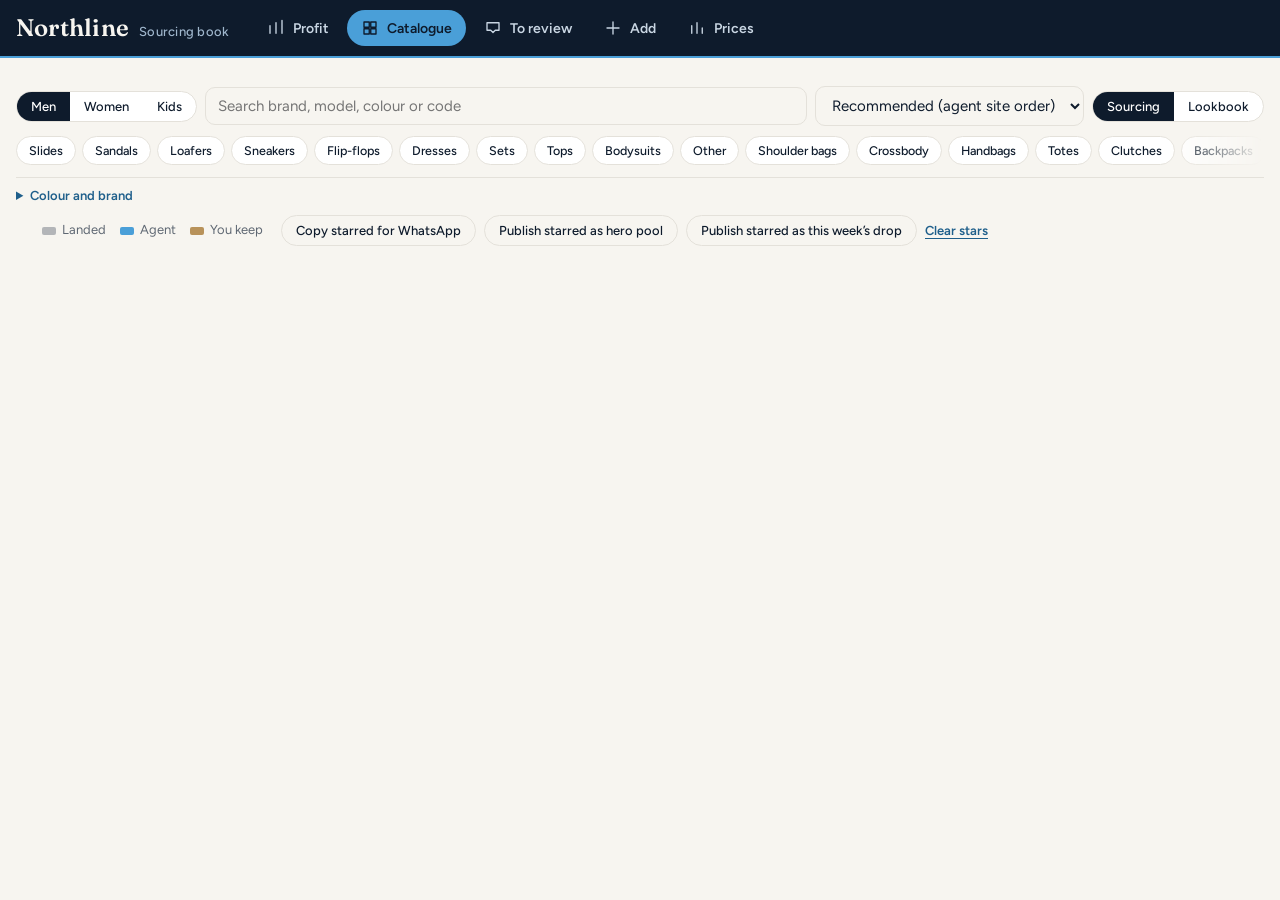
<file: tools/book/book.template.html>
<!doctype html>
<html lang="en">
<head>
<meta charset="utf-8">
<meta name="theme-color" content="#0E1B2C">
<meta name="viewport" content="width=device-width, initial-scale=1, viewport-fit=cover">
<title>Northline Sourcing Book</title>
<link rel="preconnect" href="https://fonts.googleapis.com">
<link rel="preconnect" href="https://fonts.gstatic.com" crossorigin>
<link rel="stylesheet" href="https://fonts.googleapis.com/css2?family=Fraunces:opsz,wght@9..144,500;9..144,600&family=Figtree:wght@400;500;600;700&display=swap">
<style>
/* Layout: sticky control bar over a dense photo grid; sourcing mode adds a cost ledger under each photo, lookbook mode strips it to price. */
:root{
  --bg:#F7F5F0; --surface:#FFFFFF; --ink:#0E1B2C; --muted:#5F6873; --line:#E4E1DA; --navy:#0E1B2C; --sky:#4A9FD8; --accent:#1F5F8B; --accent-soft:#E6F1FA; --gold:#B8925A; --gold-ink:#8A6A35; --photo:#EEF2F6; --good:#1E7A55; --warn:#95560F;
  --display:"Fraunces",Georgia,"Times New Roman",serif;
  --ui:"Figtree",system-ui,-apple-system,"Segoe UI",sans-serif;
  color-scheme:light;
}
@media (prefers-color-scheme: dark){:root:not([data-theme="light"]){ --bg:#0B1520; --surface:#122030; --ink:#EAF0F6; --muted:#93A0AE; --line:#223246; --navy:#08111B; --sky:#4A9FD8; --accent:#7CC0EE; --accent-soft:#16334C; --gold:#D4B07A; --gold-ink:#D4B07A; --photo:#1A2A3C; --good:#6FCB9C; --warn:#E2A95C; color-scheme:dark }}
:root[data-theme="dark"]{ --bg:#0B1520; --surface:#122030; --ink:#EAF0F6; --muted:#93A0AE; --line:#223246; --navy:#08111B; --sky:#4A9FD8; --accent:#7CC0EE; --accent-soft:#16334C; --gold:#D4B07A; --gold-ink:#D4B07A; --photo:#1A2A3C; --good:#6FCB9C; --warn:#E2A95C; color-scheme:dark }
*{box-sizing:border-box}
[hidden]{display:none!important}
html,body{margin:0}
body{background:var(--bg);color:var(--ink);font:14px/1.45 var(--ui);padding-inline:16px;padding-block:0 48px}
.wrap{max-width:1320px;margin:0 auto}
header.top{padding-block:28px 18px;display:flex;flex-wrap:wrap;gap:12px 32px;align-items:end;justify-content:space-between}
.brand{font-family:var(--display);font-weight:600;font-size:clamp(28px,4vw,44px);letter-spacing:.02em;line-height:1;text-wrap:balance}
.brand small{display:block;font-family:var(--ui);font-weight:500;font-size:12px;letter-spacing:.14em;text-transform:uppercase;color:var(--muted);margin-bottom:10px}
.stats{display:flex;flex-wrap:wrap;gap:8px 28px;font-variant-numeric:tabular-nums}
.stat b{display:block;font-size:20px;font-weight:600}
.stat span{font-size:11px;letter-spacing:.1em;text-transform:uppercase;color:var(--muted)}
.bar{position:sticky;top:env(safe-area-inset-top,0px);z-index:5;background:var(--bg);padding-block:12px;border-bottom:1px solid var(--line);display:grid;gap:10px}
.row{display:flex;flex-wrap:wrap;gap:8px;align-items:center}
@media (max-width:760px),(max-height:700px){.bar{position:static}}
.bar:has(details[open]),.bar.unpin{position:static}   /* an open panel can be taller than the screen: never pin it */
.seg{display:inline-flex;border:1px solid var(--line);border-radius:999px;overflow:hidden;background:var(--surface)}
.seg button{border:0;background:transparent;color:var(--ink);font:500 13px var(--ui);padding:7px 14px;cursor:pointer}
.seg button[aria-pressed="true"]{background:var(--ink);color:var(--bg)}
.chip{border:1px solid var(--line);background:var(--surface);color:var(--ink);font:500 12.5px var(--ui);padding:6px 12px;border-radius:999px;cursor:pointer}
.chip[aria-pressed="true"]{border-color:var(--accent);background:var(--accent-soft);color:var(--accent)}
input[type=search],input[type=number],select{font:14px var(--ui);color:var(--ink);background:var(--surface);border:1px solid var(--line);border-radius:8px;padding:7px 10px}
input[type=search]{flex:1 1 220px;min-width:0}
.money{display:flex;flex-wrap:wrap;gap:8px 16px;align-items:center;font-size:12.5px;color:var(--muted)}
.money label{display:inline-flex;gap:6px;align-items:center}
.money input{width:86px;font-variant-numeric:tabular-nums}
button:focus-visible,input:focus-visible,select:focus-visible,a:focus-visible{outline:2px solid var(--accent);outline-offset:2px}
.action{border:1px solid var(--ink);background:var(--ink);color:var(--bg);font:600 13px var(--ui);padding:7px 14px;border-radius:999px;cursor:pointer}
.ghost{border:1px solid var(--line);background:transparent;color:var(--ink);font:500 13px var(--ui);padding:7px 14px;border-radius:999px;cursor:pointer}
.note{font-size:12.5px;color:var(--muted);max-width:75ch;margin:10px 0 0}
.grid{display:grid;grid-template-columns:repeat(auto-fill,minmax(210px,1fr));gap:18px 14px;margin-top:18px}
.card{min-width:0;display:flex;flex-direction:column;gap:8px}
.ph{position:relative;aspect-ratio:1/1;max-width:100%;background:var(--surface);border-radius:6px;overflow:hidden}
.ph img{width:100%;height:100%;object-fit:cover;display:block}
.ph .miss{position:absolute;inset:0;display:grid;place-items:center;text-align:center;padding:16px;color:var(--muted);font-size:12px}
.star{position:absolute;top:8px;right:8px;width:34px;height:34px;border-radius:50%;border:1px solid var(--line);background:var(--surface);color:var(--muted);font-size:17px;cursor:pointer;display:grid;place-items:center}
.star[aria-pressed="true"]{background:var(--accent);border-color:var(--accent);color:#fff}
.tag{position:absolute;left:8px;top:8px;background:var(--accent);color:#fff;font:600 10.5px var(--ui);letter-spacing:.08em;text-transform:uppercase;padding:3px 7px;border-radius:4px}
.tag.d{background:var(--ink);color:var(--bg)}
.meta{display:flex;justify-content:space-between;gap:8px;align-items:baseline}
.mname{font-family:var(--display);font-weight:600;font-size:18px;line-height:1.15}
.mcol{font-size:12px;color:var(--muted);white-space:nowrap}
.desc{font-size:12.5px;color:var(--muted);min-height:1.45em}
.ledger{display:grid;grid-template-columns:1fr auto;gap:2px 10px;font-size:12.5px;font-variant-numeric:tabular-nums;border-top:1px solid var(--line);padding-top:7px}
.ledger dt{color:var(--muted)}
.glabel{font-size:11px;letter-spacing:.12em;text-transform:uppercase;color:var(--muted);margin-right:2px}
.ledger dd{margin:0;text-align:right}
.ledger .sell{font-weight:700;font-size:15px}
.ledger .mg{color:var(--good)}
.ledger .mg.neg{color:#b3261e;font-weight:700}
.strike{text-decoration:line-through;color:var(--muted);margin-right:4px}
.links{display:flex;gap:12px;font-size:12px}
.links a{color:var(--accent);text-decoration:none;border-bottom:1px solid currentColor}
.lbprice{font-weight:700;font-size:16px;font-variant-numeric:tabular-nums}
.empty{padding:48px 0;color:var(--muted);text-align:center}
body.lb .src-only{display:none!important}
body:not(.lb) .lb-only{display:none!important}
.pub{border:1px solid var(--line);border-radius:8px;padding:10px 12px;background:var(--surface);display:grid;gap:6px}
.pub ol{padding-left:18px}
.pub a{color:var(--accent)}
.addgrid{display:grid;grid-template-columns:repeat(auto-fit,minmax(220px,1fr));gap:10px;margin-top:10px}
.addgrid .f{display:grid;gap:4px;font-size:12.5px;color:var(--muted)}
.addgrid input,.addgrid select{width:100%}
.rm{border:1px solid var(--line);background:transparent;color:#b3261e;font:600 12px var(--ui);padding:4px 10px;border-radius:999px;cursor:pointer}
details.exp{border:1px solid var(--line);border-radius:8px;padding:8px 12px;background:var(--surface)}
details.exp summary{cursor:pointer;font-weight:600}
.men{display:grid;gap:6px;border-top:1px solid var(--line);padding-top:7px;font-size:12.5px}
.men label{display:flex;gap:6px;align-items:center}
.men input[type=number]{width:96px}
.pill{display:inline-block;font-size:11px;font-weight:600;letter-spacing:.06em;text-transform:uppercase;padding:2px 7px;border-radius:4px;border:1px solid var(--line);color:var(--muted)}
.pill.low{color:var(--warn);border-color:var(--warn)}
.pill.out{color:var(--muted)}
.pill.check{color:var(--accent);border-color:var(--accent)}
.ov{display:flex;gap:6px;align-items:center;font-size:12px;color:var(--muted);grid-column:1/-1;margin-top:3px}
.ov input{width:92px;padding:4px 8px;font-size:13px}
.ov.set input{border-color:var(--accent)}
.ledger .live{font-weight:600}
.ledger .live.warn{color:var(--warn)}
.tag.off{background:var(--muted)}
.stale{background:var(--warn);color:#fff;border-radius:8px;padding:10px 14px;font-weight:600;margin-bottom:10px;display:flex;justify-content:space-between;gap:10px;align-items:center}
.stale button{background:#fff;color:var(--warn);border:0;border-radius:999px;padding:6px 12px;font-weight:700;cursor:pointer}
.ph{cursor:zoom-in}
.pcount{position:absolute;right:8px;bottom:8px;background:rgba(0,0,0,.62);color:#fff;font:600 11px var(--ui);padding:3px 8px;border-radius:999px;pointer-events:none}
.gal{position:fixed;inset:0;z-index:20;background:#0b0b0c;display:flex;flex-direction:column}
.gtrack{flex:1;min-height:0;display:flex;overflow-x:auto;scroll-snap-type:x mandatory;scrollbar-width:none;overscroll-behavior:contain}
.gtrack::-webkit-scrollbar{display:none}
.gtrack img{flex:0 0 100%;width:100%;height:100%;object-fit:contain;scroll-snap-align:center;background:#0b0b0c}
.gbar{display:flex;justify-content:space-between;align-items:center;gap:10px;padding:12px 16px;color:#fff;font:600 14px var(--ui)}
.gbar.top{padding-top:calc(12px + env(safe-area-inset-top,0px))}
.gbar.bot{padding-bottom:calc(12px + env(safe-area-inset-bottom,0px))}
.gbar b{font-family:var(--display);font-size:18px;min-width:0;overflow:hidden;text-overflow:ellipsis;white-space:nowrap}
.gbar a,.gbar button{color:#fff;background:transparent;border:1px solid rgba(255,255,255,.4);border-radius:999px;padding:7px 13px;font:600 13px var(--ui);text-decoration:none;cursor:pointer}
.stn{border:1px dashed var(--line);border-radius:8px;padding:8px 12px;margin-top:10px;font-size:12.5px}
.stn ol{margin:6px 0 0;padding-left:18px;color:var(--muted)}
.pics{display:flex;gap:6px;overflow-x:auto;padding:4px 0}
.pics img{width:64px;height:64px;flex:0 0 auto;object-fit:cover;border-radius:6px;border:2px solid var(--accent);cursor:pointer;background:var(--surface)}
.pics img.off{opacity:.3;border-color:transparent}
.toast{position:fixed;left:50%;bottom:calc(20px + env(safe-area-inset-bottom,0px));transform:translateX(-50%);background:var(--ink);color:var(--bg);padding:9px 16px;border-radius:999px;font-weight:600;font-size:13px}
textarea#copyout{width:100%;min-height:140px;font:12.5px var(--ui);margin-top:10px;background:var(--surface);color:var(--ink);border:1px solid var(--line);border-radius:8px;padding:10px}
@media (prefers-reduced-motion: no-preference){.card{animation:in .25s ease both}@keyframes in{from{opacity:.4}to{opacity:1}}}
header.top{background:var(--navy);color:#F7F5F0;box-shadow:0 0 0 100vmax var(--navy);clip-path:inset(0 -100vmax);border-bottom:3px solid var(--sky);margin-bottom:8px}
header.top .brand small,header.top .stat span{color:#9FB6CC}
header.top .stat b{color:#fff}
.card{background:var(--surface);border:1px solid var(--line);border-radius:14px;padding:8px 8px 12px}
.card>*:not(.ph){padding-inline:4px}
.ph{border-radius:10px!important;background:var(--photo)!important}
.tag{background:var(--gold);color:#0E1B2C}
.tag.d{background:var(--navy);color:#fff}
.seg button[aria-pressed="true"]{background:var(--navy);color:#fff}
.action{background:var(--sky)!important;border-color:var(--sky)!important;color:#0E1B2C!important}
.ledger .sell{color:var(--accent)}
.inb{display:grid;gap:10px;margin-top:10px}
.inb h4{margin:6px 0 0;font:700 11.5px var(--ui);letter-spacing:.12em;text-transform:uppercase;color:var(--muted)}
.irow{display:grid;grid-template-columns:auto 64px minmax(0,1fr);gap:10px;align-items:center;border:1px solid var(--line);border-radius:10px;padding:8px;background:var(--bg)}
.irow img{width:64px;height:64px;object-fit:cover;border-radius:8px;background:var(--photo)}
.irow .t{font-weight:600}.irow .s{font-size:12.5px;color:var(--muted)}.irow .p{font-size:13px;font-variant-numeric:tabular-nums}
.irow input{width:20px;height:20px}
.inb .acts{display:flex;flex-wrap:wrap;gap:8px}
.ibar{position:sticky;bottom:0;z-index:5;display:flex;flex-wrap:wrap;gap:8px;align-items:center;padding:10px 0 12px;background:var(--surface);border-top:1px solid var(--line)}
.ibar .grow{flex:1 1 auto}
.ifil{display:flex;flex-wrap:wrap;gap:6px;align-items:center}
.ifil button{border:1px solid var(--line);background:var(--bg);color:var(--ink);border-radius:999px;padding:6px 12px;font:600 13px var(--ui);cursor:pointer}
.ifil button[aria-pressed="true"]{background:var(--navy);border-color:var(--navy);color:#fff}
.ifil select{border:1px solid var(--line);border-radius:999px;padding:6px 10px;font:600 13px var(--ui);background:var(--bg);color:var(--ink)}
.irow.hid{display:none}
/* review inbox, grouped: one card per style, its colours as tickable chips underneath */
.igrp{border:1px solid var(--line);border-radius:12px;background:var(--bg);padding:8px;display:grid;gap:8px}
.match,.profit-check{font:600 12px var(--ui);padding:4px 7px;border-radius:7px;background:var(--surface);white-space:normal}
.igrp.hid,.ichip.hid{display:none}
.ihead{display:grid;grid-template-columns:auto 64px minmax(0,1fr);gap:10px;align-items:center;cursor:pointer}
.ihead img{width:64px;height:64px;object-fit:cover;border-radius:8px;background:var(--photo)}
.ihead .t{font-weight:600}.ihead .s{font-size:12.5px;color:var(--muted)}.ihead .p{font-size:13px;font-variant-numeric:tabular-nums}
.ihead input,.ichip input{width:20px;height:20px}
.ichips{display:flex;flex-wrap:wrap;gap:6px;padding-left:30px}
.ichip{display:inline-flex;align-items:center;gap:6px;border:1px solid var(--line);border-radius:999px;padding:3px 10px 3px 4px;background:var(--surface);font-size:12.5px;cursor:pointer}
.ichip img{width:30px;height:30px;border-radius:50%;object-fit:cover;background:var(--photo)}
.ichip:has(input:checked){border-color:var(--accent);background:var(--accent-soft)}
.ichip a{color:var(--accent);font-size:11.5px}
.ichip .x{color:var(--muted);font-size:11.5px}

/* ===== tabbed book (17 Oct 2026) ===== */
:root{ --tabh:0px }
body{padding-inline:0}
.wrap{padding-inline:16px}
.app{position:sticky;top:0;z-index:10;background:var(--navy);color:#F7F5F0;border-bottom:2px solid var(--sky)}
.app-in{max-width:1320px;margin:0 auto;padding:10px 16px;display:flex;align-items:center;gap:24px}
.mark{display:flex;align-items:baseline;gap:10px;color:inherit;text-decoration:none;font-family:var(--display);font-weight:600;font-size:24px;letter-spacing:.01em}
.mark small{font:500 13px var(--ui);color:#9FB6CC}
.tabs{display:flex;gap:4px;flex:1}
.tabs a{display:inline-flex;align-items:center;gap:8px;color:#C9D6E3;text-decoration:none;font:600 14px var(--ui);padding:9px 14px;border-radius:999px}
.tabs a:hover{color:#fff;background:rgba(255,255,255,.07)}
.tabs a[aria-current="page"]{color:#0E1B2C;background:var(--sky)}
.tabs svg{width:18px;height:18px;fill:none;stroke:currentColor;stroke-width:1.8;stroke-linejoin:round;stroke-linecap:round}
#profitBody{overflow-wrap:anywhere}
.badge{min-width:20px;height:20px;padding:0 6px;border-radius:999px;background:var(--gold);color:#0E1B2C;font:700 11.5px/20px var(--ui);text-align:center}
.pubpill{margin-left:auto;border:0;border-radius:999px;background:var(--gold);color:#0E1B2C;font:700 13.5px var(--ui);padding:9px 16px;cursor:pointer;white-space:nowrap}
.pubpill:disabled{opacity:.7}
.panel{max-width:1320px;margin:0 auto;padding-top:18px}
.panel h2{font:600 30px/1.1 var(--display);margin:6px 0 4px}
.panel h3{font:600 17px var(--ui);margin:0}
.lede{color:var(--muted);margin:0 0 16px;max-width:65ch}
.sheet>summary,#inboxBox>summary,#addBox>summary{display:none}
.box{border:1px solid var(--line);border-radius:12px;background:var(--surface);padding:16px;margin-bottom:14px;display:block}
.box>summary{cursor:pointer;font-weight:600}
.box h3{margin-bottom:8px}
.boxhead{display:flex;flex-wrap:wrap;gap:10px;align-items:center;justify-content:space-between;margin-bottom:8px}
.linkbtn{border:0;background:none;color:var(--accent);font:600 13px var(--ui);padding:4px 0;cursor:pointer;text-decoration:underline;text-underline-offset:3px}
input:not([type=checkbox]):not([type=file]):not([type=radio]),select,textarea{font:15px var(--ui);color:var(--ink);background:var(--bg);border:1px solid var(--line);border-radius:10px;padding:9px 12px}
.addgrid{gap:14px}
.addgrid .f{font-size:13px}
#addForm .row{padding-top:6px}
/* catalogue tools: one compact strip, pinned under the header on wide screens */
.tools{position:sticky;top:var(--apph,58px);z-index:6;background:var(--bg);padding:10px 0;border-bottom:1px solid var(--line);display:grid;gap:10px}
.tools .row{flex-wrap:wrap}
.chips{display:flex;gap:6px;overflow-x:auto;scrollbar-width:none;padding-bottom:2px;-webkit-mask-image:linear-gradient(90deg,#000 92%,transparent)}
.chips::-webkit-scrollbar{display:none}
.chips .chip{flex:0 0 auto}
.more{margin-top:10px}
.more>summary{cursor:pointer;color:var(--accent);font:600 13px var(--ui);width:max-content}
.more #famChips{margin-top:8px}
.glabel,.stat span,.inb h4{text-transform:none;letter-spacing:0;font-size:12.5px}
.inb h4{font-weight:700;color:var(--ink);font-size:15px;margin-top:14px}
.starbar{display:flex;flex-wrap:wrap;gap:8px 18px;align-items:center;margin-top:12px;font-size:13px;color:var(--muted)}
.staracts{display:inline-flex;flex-wrap:wrap;gap:8px;align-items:center}
.legend{display:inline-flex;gap:6px;align-items:center}
.legend i{display:inline-block;width:12px;height:6px;border-radius:2px;margin-left:6px}
/* cards: flat, photo first, the money split as one bar */
.card{background:transparent;border:0;padding:0;border-radius:0}
.card>*:not(.ph){padding-inline:2px}
.mname{font-size:17px}
.split{display:flex;height:6px;border-radius:3px;overflow:hidden;background:var(--line);margin-top:2px}
.split i,.legend i{height:100%}
.split .c,.legend .c{background:color-mix(in srgb,var(--muted) 45%,transparent)}
.split .a,.legend .a{background:var(--sky)}
.split .k,.legend .k{background:var(--gold)}
.split.loss{outline:1px solid #b3261e}
.ledger{border-top:0;padding-top:4px}
.stats{display:flex;flex-wrap:wrap;gap:10px 28px}
.stat b{font-size:22px}
.ibar{bottom:var(--tabh)}
/* phones: tabs move to a bar at the bottom of the screen */
@media (max-width:760px){
  :root{--tabh:calc(60px + env(safe-area-inset-bottom,0px))}
  body{padding-bottom:calc(var(--tabh) + 24px)}
  .app{position:static}
  .app-in{padding:10px 16px;gap:12px}
  .mark{font-size:21px}
  .tabs{position:fixed;left:0;right:0;bottom:0;z-index:20;background:var(--navy);border-top:1px solid #223246;padding:6px 6px calc(6px + env(safe-area-inset-bottom,0px));gap:0;justify-content:space-around}
  .tabs a{flex:1;flex-direction:column;gap:3px;font-size:11.5px;padding:6px 2px;border-radius:12px;position:relative}
  .tabs a[aria-current="page"]{background:transparent;color:var(--sky)}
  .tabs a[aria-current="page"] svg{stroke-width:2.4}
  .tabs .badge{position:absolute;top:0;left:calc(50% + 6px);height:18px;min-width:18px;font-size:10.5px;line-height:18px;padding:0 5px}
  .tools{position:static}
  .tools input[type=search]{flex-basis:100%;order:3}
  .panel h2{font-size:26px}
  .toast{bottom:calc(var(--tabh) + 14px)}
  .grid{grid-template-columns:repeat(2,minmax(0,1fr));gap:18px 12px}
  .legend{display:none}
}
body.lb .app{border-bottom-color:var(--gold)}
@media (prefers-reduced-motion: reduce){.card{animation:none}}
/* review fixes after screenshots */
.legend i{display:inline-block;width:14px;height:8px;border-radius:2px;margin-left:8px}
.grid{grid-template-columns:repeat(auto-fill,minmax(240px,1fr))}
.tag{text-transform:none;letter-spacing:0;font-size:11.5px}
.ledger{font-size:13px;gap:3px 12px}
.ledger dt{min-width:0}
.ledger dd.live.warn{grid-column:1/-1;text-align:right;margin-top:-2px}
.links{flex-wrap:wrap;align-items:center;gap:4px 14px}
.links>span{flex-basis:100%;order:3;font-size:11.5px}
.links .rm,.links .ghost{order:4;white-space:nowrap;padding:5px 12px;font-size:12.5px}
@media (max-width:760px){
  .mark small{display:none}
  .pubpill{padding:8px 13px;font-size:12.5px}
  .grid{grid-template-columns:1fr;gap:26px}
  body.lb .grid{grid-template-columns:repeat(2,minmax(0,1fr));gap:18px 12px}
  .ph{aspect-ratio:4/3}
  body.lb .ph{aspect-ratio:1/1}
  .seg button{padding:7px 11px}
  .tools select{flex:1 1 100%;order:4}
}
</style>
</head>
<body>
<header class="app">
  <div class="app-in">
    <a class="mark" href="#catalogue" data-tab="catalogue"><span class="src-only">Northline</span><span class="lb-only">NORTHLINE</span><small class="src-only">Sourcing book</small><small class="lb-only">New drop</small></a>
    <nav class="tabs src-only" id="tabs" aria-label="Sections">
      <a href="#profit" data-tab="profit"><svg viewBox="0 0 24 24" aria-hidden="true"><path d="M4 19V9M12 19V5M20 19V2"/></svg>Profit</a>
      <a href="#catalogue" data-tab="catalogue" aria-current="page"><svg viewBox="0 0 24 24" aria-hidden="true"><path d="M4 4h7v7H4zM13 4h7v7h-7zM4 13h7v7H4zM13 13h7v7h-7z"/></svg>Catalogue</a>
      <a href="#review" data-tab="review"><svg viewBox="0 0 24 24" aria-hidden="true"><path d="M4 5h16v10h-5l-3 3-3-3H4z"/></svg>To review<b class="badge" id="tabBadge" hidden></b></a>
      <a href="#add" data-tab="add"><svg viewBox="0 0 24 24" aria-hidden="true"><path d="M12 4v16M4 12h16"/></svg>Add</a>
      <a href="#prices" data-tab="prices"><svg viewBox="0 0 24 24" aria-hidden="true"><path d="M5 19V9M12 19V5M19 19v-7"/></svg>Prices</a>
    </nav>
    <button class="pubpill src-only" id="pubPill" type="button" hidden>Publish</button>
  </div>
</header>
<div class="wrap">
  <div class="stale" id="stale" hidden><span>A newer catalogue is live. Reload so this book matches the agent site.</span><button onclick="location.reload()">Reload</button></div>

  <section class="panel src-only" data-panel="profit" aria-label="Profit" hidden>
    <h2>Profit from paid orders</h2>
    <p class="note">Estimates using current private buy costs, rate, freight and handling, with each order’s recorded price and commission. These are not historical cost snapshots. Delivery from Abuja is paid to the courier by the customer and excluded.</p>
    <button type="button" class="ghost" id="profitRefresh">Refresh profit</button>
    <div id="profitBody" role="status">Open this tab to load paid orders.</div>
  </section>
  <section class="panel" data-panel="catalogue" aria-label="Catalogue">
    <div class="tools">
      <div class="row">
        <div class="seg" role="group" aria-label="Who for" id="gSeg">
          <button data-g="M" aria-pressed="true">Men</button>
          <button data-g="W" aria-pressed="false">Women</button>
          <button data-g="K" aria-pressed="false">Kids</button>
        </div>
        <input type="search" id="q" placeholder="Search brand, model, colour or code">
        <select id="sort" aria-label="Sort">
          <option value="rec">Recommended (agent site order)</option>
          <option value="eff-asc">Cheapest first</option>
          <option value="eff-desc">Most expensive first</option>
          <option value="margin-desc" class="src-only">Highest margin first</option>
          <option value="model">Model A–Z</option>
        </select>
        <div class="seg" role="group" aria-label="View">
          <button id="mSrc" aria-pressed="true">Sourcing</button>
          <button id="mLb" aria-pressed="false">Lookbook</button>
        </div>
      </div>
      <div class="chips" id="filters" aria-label="Filters">
      <button class="chip" data-f="kind" data-v="slide" aria-pressed="false">Slides</button>
      <button class="chip" data-f="kind" data-v="sandal" aria-pressed="false">Sandals</button>
      <button class="chip" data-f="kind" data-v="loafer" aria-pressed="false">Loafers</button>
      <button class="chip" data-f="kind" data-v="sneaker" aria-pressed="false">Sneakers</button>
      <button class="chip" data-f="kind" data-v="flipflop" aria-pressed="false">Flip-flops</button>
      <button class="chip" data-f="kind" data-v="dress" aria-pressed="false">Dresses</button>
      <button class="chip" data-f="kind" data-v="set" aria-pressed="false">Sets</button>
      <button class="chip" data-f="kind" data-v="top" aria-pressed="false">Tops</button>
      <button class="chip" data-f="kind" data-v="bodysuit" aria-pressed="false">Bodysuits</button>
      <button class="chip" data-f="kind" data-v="other" aria-pressed="false">Other</button>
      <button class="chip" data-f="kind" data-v="shoulder" aria-pressed="false">Shoulder bags</button>
      <button class="chip" data-f="kind" data-v="crossbody" aria-pressed="false">Crossbody</button>
      <button class="chip" data-f="kind" data-v="handbag" aria-pressed="false">Handbags</button>
      <button class="chip" data-f="kind" data-v="tote" aria-pressed="false">Totes</button>
      <button class="chip" data-f="kind" data-v="clutch" aria-pressed="false">Clutches</button>
      <button class="chip" data-f="kind" data-v="backpack" aria-pressed="false">Backpacks</button>
      <button class="chip" data-f="kind" data-v="waist" aria-pressed="false">Waist bags</button>
      <button class="chip" data-f="for" data-v="Women" aria-pressed="false">For women</button>
      <button class="chip" data-f="for" data-v="Men" aria-pressed="false">For men</button>
      <button class="chip" data-f="for" data-v="Girl" aria-pressed="false">Girls</button>
      <button class="chip" data-f="for" data-v="Boy" aria-pressed="false">Boys</button>
      <button class="chip" data-f="heel" data-v="Flat" aria-pressed="false">Flat</button>
      <button class="chip" data-f="heel" data-v="Low heel" aria-pressed="false">Low heel</button>
      <button class="chip" data-f="heel" data-v="Wedge" aria-pressed="false">Wedge</button>
      <button class="chip" data-f="heel" data-v="Heel" aria-pressed="false">Heel</button>
      <button class="chip" data-f="heel" data-v="Platform" aria-pressed="false">Platform</button>
      <button class="chip" data-f="heel" data-v="Closed" aria-pressed="false">Closed toe</button>
      <button class="chip" id="fBuckle" aria-pressed="false">Buckle</button>
      <button class="chip src-only" id="fAgent" aria-pressed="true">Same as agent site</button>
      <button class="chip src-only" id="fSale" aria-pressed="false">On sale</button>
      <button class="chip" id="fStar" aria-pressed="false">★ Starred</button>
      <button class="chip src-only" id="fMine" aria-pressed="false">Added by me</button>
    </div>
    </div>
    <details class="more"><summary>Colour and brand</summary><div class="row" id="famChips" aria-label="Colour and brand"></div></details>
    <div class="starbar">
      <span id="count"></span>
      <span class="legend src-only" aria-hidden="true"><i class="c"></i>Landed <i class="a"></i>Agent <i class="k"></i>You keep</span>
      <span class="staracts">
        <button class="ghost" id="copyBtn">Copy starred for WhatsApp</button>
        <button class="ghost src-only" id="heroBtn">Publish starred as hero pool</button>
        <button class="ghost src-only" id="dropBtn" title="Agents get these as 'This week' with status images for all of them">Publish starred as this week’s drop</button>
        <button class="linkbtn" id="clearStars">Clear stars</button>
      </span>
    </div>
    <textarea id="copyout" hidden readonly aria-label="Starred list"></textarea>
    <p class="note lb-only">Tap ★ in Sourcing view to pick styles, then switch on “★ Starred” here to show only those. Prices shown are your Northline selling prices.</p>
    <main class="grid" id="grid"></main>
    <div class="empty" id="empty" hidden>No styles match these filters. Clear a filter or switch Men, Women or Kids.</div>
  </section>

  <section class="panel src-only" data-panel="review" aria-label="To review" hidden>
    <h2>To review</h2>
    <p class="lede" id="inboxSum">New styles, price changes and sold-out styles the weekly robot found.</p>
    <div class="acts"><button class="ghost" type="button" id="decisionExport">Export decisions</button><button class="ghost" type="button" id="modelRetrain">Retrain</button></div>
    <p class="note" id="modelStatus" role="status">Model: unlock To review to restore and train.</p>
    <p class="note" id="decisionNote">Decision history is encrypted on this device and backed up sealed when connected. Check sync status before clearing browser data. Exports contain cost-derived data; never share or commit them.</p>
    <details class="sheet" id="inboxBox"><summary>To review</summary>
      <div id="inboxBody" class="inb"><p class="note">Loading what the robot found…</p></div>
    </details>
  </section>

  <section class="panel src-only" data-panel="add" aria-label="Add a product" hidden>
    <h2>Add a product</h2>
    <p class="lede">Any brand. Your photo or a photo link, plus what you pay. It goes live for agents when you save.</p>
    <details class="sheet" id="addBox"><summary>Add a product</summary>
      <details class="box stn"><summary>Add from any shop in one tap (Trendyol, Zara, FLO, e-bebek, brand sites)</summary>
        <ol>
          <li><button type="button" class="ghost" id="stnCopy">Copy the Northline button</button> <span id="stnMsg"></span></li>
          <li>In Chrome: bookmark any page (☆), then edit that bookmark. Name it <b>Northline</b>, delete its address and paste what you copied. Save.</li>
          <li>On any product page: tap the address bar, type <b>Northline</b> and tap the bookmark (the one with the star). This book opens with the name, price and photos filled in. Check them, pick the section and type, then Save.</li>
        </ol>
        <textarea id="stnCode" hidden readonly style="width:100%;min-height:60px;font-size:11px"></textarea>
      </details>
      <div id="aPicsWrap" hidden style="margin-top:12px"><span class="note" style="margin:0">Photos from the shop. Tap a photo to leave it out; the first one kept is the main photo.</span><div id="aPics" class="pics"></div></div>
      <form id="addForm" class="addgrid" autocomplete="off">
        <label class="f">Photos from your phone (pick several)<input type="file" id="aFile" accept="image/*" multiple></label>
        <label class="f">…or photo link<input id="aImg" placeholder="https://… (long-press a product photo → Copy image address)"></label>
        <label class="f">Name<input id="aName" required placeholder="e.g. Slazenger Ridge slide"></label>
        <label class="f">Brand<input id="aBrand" required placeholder="e.g. Slazenger, Gezer, DeFacto"></label>
        <label class="f">Section<select id="aG"><option value="W">Women’s shoes</option><option value="M">Men’s shoes</option><option value="B">Baby</option><option value="BG">Bags</option><option value="CL">Clothing (abayas, hijabs…)</option></select></label>
        <label class="f">Type<select id="aKind"><option value="slide">Slide</option><option value="sandal">Sandal</option><option value="loafer">Loafer</option><option value="sneaker">Sneaker</option><option value="flipflop">Flip-flop</option><option value="dress">Dress</option><option value="set">Set</option><option value="top">Top</option><option value="bodysuit">Bodysuit</option><option value="shoulder">Shoulder bag</option><option value="crossbody">Crossbody bag</option><option value="handbag">Handbag</option><option value="tote">Tote</option><option value="clutch">Clutch</option><option value="backpack">Backpack</option><option value="waist">Waist bag</option><option value="abaya">Abaya</option><option value="hijab">Hijab / scarf</option><option value="shirt">Shirt</option><option value="trousers">Trousers / skirt</option><option value="other">Other</option></select></label>
        <label class="f" id="aForWrap" hidden>For<select id="aFor"><option>Girl</option><option>Boy</option><option>Women</option><option>Men</option><option value="">Unisex</option></select></label>
        <label class="f">Colour<input id="aColour" placeholder="e.g. Black"></label>
        <label class="f">Colour group<select id="aFam"></select></label>
        <label class="f">You pay ₺ (per pair / piece)<input type="number" id="aTl" min="1" step="0.01" required></label>
        <label class="f">Sizes (optional)<input id="aSizes" placeholder="e.g. 36,37,38,39,40 or 6-9m,9-12m"></label>
        <label class="f">Short description (optional)<input id="aDesc" placeholder="e.g. Faux leather, cushioned footbed"></label>
        <label class="f">Where you buy it (optional, private)<input id="aSrc" placeholder="Store or product link"></label>
        <label class="f" id="aPassWrap">Book password (keeps your costs private)<input type="password" id="aPass" autocomplete="off"></label><p class="f note" id="aPassSaved" hidden>Your book password is saved on this phone. <button type="button" class="linkbtn" id="aPassChange">Use a different one</button></p>
        <div class="row" style="grid-column:1/-1"><button class="action" id="aSave" type="submit">Save and publish</button><button class="ghost" id="aCancel" type="button" hidden>Cancel edit</button><span class="note" id="aQuote" style="margin:0"></span></div>
      </form>
    </details>
  </section>

  <section class="panel src-only" data-panel="prices" aria-label="Prices" hidden>
    <h2>Prices</h2>
    <div class="box" id="pub">
      <div class="boxhead"><h3>Agent site</h3><button class="action" id="pubBtn">Publish these prices to agent site</button></div>
      <p class="note" id="pubStatus" style="margin:0"></p>
      <p class="note" id="pubDiff" style="margin:6px 0 0"></p>
    </div>
    <div class="box">
      <h3>Your numbers</h3>
      <p class="note" style="margin:0 0 10px">Changes here preview on every card straight away. Agents only see them after you publish.</p>
      <div class="money src-only">
      <label>₦ per ₺ <input type="number" id="rate" step="0.5" min="1"></label>
      <label>Freight ₦ per kg <input type="number" id="perKg" step="500" min="0"></label>
      <label>Handling ₦ per item <input type="number" id="handling" step="250" min="0"></label>
      <label>Min profit ₦ <input type="number" id="minProfit" step="500" min="0"></label>
      <label>Profit % of landed <input type="number" id="profitPct" step="1" min="0"></label>
    </div>
    </div>
    <div class="box">
      <h3>This phone</h3>
      <p class="note" id="phoneStatus" style="margin:0 0 8px"></p>
      <button class="linkbtn" id="passForget" type="button" hidden>Forget the book password on this phone</button>
      <details id="tokBox"><summary id="tokSum">Connect your GitHub key (one time)</summary>
        <ol class="note" style="margin:6px 0">
          <li>Open <a href="https://github.com/settings/personal-access-tokens/new" target="_blank" rel="noopener">github.com/settings/personal-access-tokens/new</a></li>
          <li>Name it <b>northline-prices</b>, set expiry to 1 year.</li>
          <li>Repository access: <b>Only select repositories</b> → <b>northline-house</b>.</li>
          <li>Permissions → Repository permissions → <b>Contents: Read and write</b>. Generate, copy, paste below.</li>
        </ol>
        <div class="row"><input type="password" id="tok" placeholder="github_pat_…" autocomplete="off" style="flex:1 1 220px;min-width:0"><button class="ghost" id="tokSave">Save key on this phone</button><button class="ghost" id="tokForget">Remove key</button></div>
      </details>
    </div>
    <div class="box">
      <h3>Catalogue</h3>
      <div class="stats" id="stats"></div>
    </div>
    <details class="box"><summary>How prices are worked out</summary><p class="note">“You pay” is the price on the source site when added (Capone and DeFacto: their own sites; other brands: n11 listing price, 2 Oct 2026). If you actually buy it for a different price (e.g. on Trendyol), type that under “Paid a different price?” on the item and press Publish: agents get the new price and what you pay stays encrypted. “Same as agent site” (on by default) shows exactly what agents see; switch it off to also see styles that have no price yet. Landed cost = lira price × ₦ rate + freight by weight (₦ per kg × the item’s shipping weight, shown next to “Landed cost”) + a handling fee per item. Default weights: slides 0.35 kg, flip-flops 0.3, sandals 0.45, clogs 0.5, loafers 0.65, sneakers 0.8, heels/platforms +0.15; bags 0.35–0.9; baby 0.12–0.25. Baby pieces earn agents ₦1,500. Selling price = landed cost + agent’s commission (₦2,000 if the item sells for ₦30,000 or less, otherwise ₦4,000) + your profit (the larger of the minimum profit and the % of landed cost), rounded up to ₦500, then dropped to a round ₦5,000 figure when that’s within ₦1,500 and you still keep at least ₦2,000. The earlier plan of paying agents 25% of the margin from 16 Oct is dropped.</p></details>
  </section>
</div>
<div class="gal" id="gal" hidden role="dialog" aria-modal="true" aria-label="Photos">
  <div class="gbar top"><b id="gtitle"></b><button id="gclose">✕ Close</button></div>
  <div class="gtrack" id="gtrack"></div>
  <div class="gbar bot"><span id="gcount"></span><span><button id="gprev" aria-label="Previous photo">‹</button> <button id="gnext" aria-label="Next photo">›</button></span><a id="gsave" target="_blank" rel="noopener">Open photo to save</a></div>
</div>
<div class="toast" id="toast" hidden></div>

<script>
const DATA = __DATA__;
const CONFIG = __CONFIG__;
const PARAMS = ["rate","perKg","handling","minProfit","profitPct"];
const BUILD="__BUILD__";
// same order as the agent site and shop: Men / Women / Kids → Shoes / Clothing / Bags → type
const audOf=r=>r.g==="M"?"M":r.g==="W"?"W":r.g==="B"?"K":(r.for==="Men"?"M":(r.for==="Girl"||r.for==="Boy")?"K":"W");
const secOf=r=>r.g==="BG"?"Bags":(r.g==="CL"||r.g==="B")?"Clothing":"Shoes";
const KIND_ORDER={Shoes:["slide","sandal","flipflop","loafer","sneaker","other"],Clothing:["abaya","hijab","dress","set","top","shirt","trousers","bodysuit","other"],Bags:["shoulder","handbag","crossbody","tote","clutch","backpack","waist","other"]};
const typeKey=r=>{ const sec=secOf(r), ks=KIND_ORDER[sec], k=ks.includes(r.kind)?r.kind:"other"; return ["Shoes","Clothing","Bags"].indexOf(sec)*100+ks.indexOf(k); };
const S = {mode:"src", g:"M", q:"", kind:new Set(), heel:new Set(), for:new Set(), buckle:false, sale:false, star:false, mine:false, agentOnly:true, sort:"rec", fam:new Set(), brand:new Set()};
PARAMS.forEach(k=>S[k]=CONFIG[k]);
let stars = new Set(), over = {}, pending = {}, privOver = {};   // over = lira you actually pay, per style (effective); pending = edits not yet published
const KEY="nl-capone-v7";
const LS={get(k,d){try{const v=localStorage.getItem(k);return v==null?d:JSON.parse(v)}catch(e){return d}}, set(k,v){try{localStorage.setItem(k,JSON.stringify(v))}catch(e){}}, raw(k){try{return localStorage.getItem(k)||""}catch(e){return ""}}, rawSet(k,v){try{v?localStorage.setItem(k,v):localStorage.removeItem(k)}catch(e){}}};
function load(){ const old=LS.get("nl-capone-v6",null)||LS.get("nl-capone-v5",null)||{}; const j=LS.get(KEY,null)||{stars:old.stars,menPrice:old.menPrice};
  if(j.stars) stars=new Set(j.stars); pending={...(j.menPrice||{}), ...(j.pending||{})}; hidePending=j.hidePending||{}; supplyHidePending=j.supplyHidePending||{}; mergeOver(); }
function save(){ LS.set(KEY,{stars:[...stars], pending, hidePending, supplyHidePending}); }
let hidePending={}, supplyHidePending={}, hidden=new Set();   // keep supply hides distinct across failed saves/reloads
function mergeHidden(){ hidden=new Set((published&&published.hidden)||[]); Object.entries(hidePending).forEach(([k,v])=>{ v?hidden.add(k):hidden.delete(k); }); }
function mergeOver(){ over={...privOver}; Object.entries(pending).forEach(([k,v])=>{ if(v>0) over[k]=v; else delete over[k]; }); }
const fmtN = n => "₦" + Math.round(n).toLocaleString("en-NG");
const fmtT = n => "₺" + Number(n).toLocaleString("tr-TR",{minimumFractionDigits:2,maximumFractionDigits:2});
const tl = r => over[r.id] || r.tl || 0;
const catOf = r => r.cat || "shoes";
const liveOf = r => (published && ((NEW_ON && published.next && published.next[r.ref]) || (published.prices && published.prices[r.ref]))) || null;
function priceWith(cost,C){ let sell=Math.ceil((cost+C+Math.max(S.minProfit,S.profitPct/100*cost))/CONFIG.round)*CONFIG.round;
  const mark=Math.floor(sell/5000)*5000; if(mark && sell-mark<=CONFIG.snapWithin && mark-cost-C>=CONFIG.snapKeep) sell=mark; return sell; }
// shipping weight (kg): item override, else by category and type; freight = ₦/kg × kg + handling per item
function kgOf(r){ if(r.kg) return r.kg; const cat=r.cat||"shoes", t=CONFIG.kg[cat]||CONFIG.kg.shoes; let w=t[r.kind]??t.other;
  if(cat==="shoes"){ if(r.heel==="Closed"&&r.kind==="slide") w=t._clog; if(["Platform","Wedge","Heel"].includes(r.heel)) w+=t._raised; } return Math.round(w*100)/100; }
// ---- commission rules. Old: fixed ₦4,000 / ₦2,000 (≤ ₦30k) / baby ₦1,500. New (from CONFIG.newComm.from, Nigeria time):
// your profit stays the same, agent gets 25% of the margin rounded UP to ₦500, price = landed + profit + agent, rounded up to ₦500.
const NC = (CONFIG.newComm && !CONFIG.newComm.off) ? CONFIG.newComm : null;   // newComm.off: the 25%-of-margin plan is postponed; set off to false and pick a new "from" to bring it back
const todayNG = () => new Date(Date.now()+3600e3).toISOString().slice(0,10);
const NEW_ON = !!(NC && todayNG()>=NC.from);
const swDay = NC ? new Date(NC.from+"T12:00:00Z").toLocaleDateString("en-GB",{day:"numeric",month:"short",timeZone:"UTC"}) : "";
function quoteNew(t,cat,w){ if(!t||!NC) return null; w=w||kgOf({cat}); const cost=t*S.rate+S.perKg*w+S.handling, profit=Math.max(S.minProfit,S.profitPct/100*cost);
  const C=Math.ceil(profit*NC.share/(100-NC.share)/NC.round-1e-9)*NC.round, sell=Math.ceil((cost+profit+C)/CONFIG.round-1e-9)*CONFIG.round;
  return {cost, sell, comm:C, margin:sell-cost, net:sell-cost-C, kg:w}; }
const quote = (t,cat,w) => NEW_ON ? quoteNew(t,cat,w) : quoteOld(t,cat,w);
const priceOld = r => quoteOld(tl(r), catOf(r), kgOf(r));
const priceNew = r => quoteNew(tl(r), catOf(r), kgOf(r));
function quoteOld(t,cat,w){ if(!t) return null; w=w||kgOf({cat});
  if(cat==="baby"){ const cost=t*S.rate+S.perKg*w+S.handling, C=CONFIG.babyComm, sell=priceWith(cost,C); return {cost,sell,comm:C,margin:sell-cost,net:sell-cost-C,kg:w}; }
  const cost=t*S.rate+S.perKg*w+S.handling; let C=CONFIG.commissionLow, sell=priceWith(cost,C); if(sell>CONFIG.lowThreshold){ C=CONFIG.commission; sell=priceWith(cost,C); }
  return {cost, sell, comm:C, margin:sell-cost, net:sell-cost-C, kg:w}; }
const price = r => quote(tl(r), catOf(r), kgOf(r));
const pic = r => !r.img ? "" : /^https?:/.test(r.img) ? r.img : "../"+r.img;
const thumb = r => r.img ? pic(r) + (r.w ? r.w+"700" : "") : "";
const big = r => r.img ? pic(r) + (r.w ? r.w+"2000" : "") : "";
const photos = r => (r.imgs && r.imgs.length>1) ? r.imgs.map(u=>u+(r.w?r.w+"1200":"")) : (r.img ? [big(r)] : []);
const esc = s => String(s??"").replace(/[&<>"]/g,c=>({"&":"&amp;","<":"&lt;",">":"&gt;",'"':"&quot;"}[c]));
function label(r){ return r.model + (r.colour? " · "+r.colour : ""); }
const STOCK = {low:"Low stock online", out:"Out of stock online", check:"Stock not shown"};
const KIND = {slide:"Slide",sandal:"Sandal",loafer:"Loafer",sneaker:"Sneaker",flipflop:"Flip-flop",dress:"Dress",set:"Set",top:"Top",bodysuit:"Bodysuit",shoulder:"Shoulder bag",crossbody:"Crossbody bag",handbag:"Handbag",tote:"Tote",clutch:"Clutch",backpack:"Backpack",waist:"Waist bag",other:"Other"};
function filtered(){
  const q = S.q.trim().toLowerCase();
  let out = DATA.filter(r=>{
    if(audOf(r)!==S.g) return false;
    if(S.kind.size && !S.kind.has(r.kind)) return false;
    if(S.heel.size && !S.heel.has(r.heel)) return false;
    if(S.for.size && !S.for.has(r.for)) return false;
    if(S.buckle && !/tok|buckle/i.test(r.name+" "+r.desc)) return false;
    if(S.sale && !r.onsale) return false;
    if(S.mine && !r.added) return false;
    if(S.agentOnly && published && !liveOf(r)) return false;
    if(S.fam.size && !S.fam.has(r.fam||"Other")) return false;
    if(S.brand.size && !S.brand.has(r.brand)) return false;
    if(S.star && !stars.has(r.id)) return false;
    if(q){ const hay=(r.brand+" "+r.model+" "+r.ref+" "+r.colour+" "+(r.fam||"")+" "+r.desc+" "+r.name+" "+r.heel+" "+r.kind+" "+(r.for||"")).toLowerCase(); if(!q.split(/\s+/).every(t=>hay.includes(t))) return false; }
    return true;
  });
  const sell = r => { const p=price(r); return p ? p.sell : (r.livePrice||0); };   // same order as the agent site: by selling price
  const val = r => sell(r) || 1e9;
  const by = {"eff-asc":(a,b)=>val(a)-val(b),"eff-desc":(a,b)=>sell(b)-sell(a),"margin-desc":(a,b)=>((price(b)||{net:-1e9}).net)-((price(a)||{net:-1e9}).net),"model":(a,b)=>a.model.localeCompare(b.model)||val(a)-val(b)}[S.sort];
  const sorted = S.sort==="rec" ? recSort(out, sell) : out.sort(by), pos=new Map(sorted.map((x,n)=>[x,n]));
  return S.sort==="model" ? sorted : sorted.slice().sort((a,b)=>typeKey(a)-typeKey(b)||pos.get(a)-pos.get(b));
}
// same "Recommended" order as the agent site and shop: ₦20k–50k and multi-photo styles first, brands and models spread evenly
function recSort(l, sell){
  const SWEET={W:[18000,45000],M:[18000,45000],B:[8000,30000],BG:[30000,70000],CL:[20000,70000]};
  const tierOf=r=>{ const b=SWEET[r.g]||SWEET.W, p=sell(r); let t=(p>=b[0]&&p<=b[1])?0:(p<b[0]||p<=b[1]*1.35)?1:(p<=b[1]*1.8)?2:3; const z=r.sizes||[]; if(z.length&&z.length<=2&&z[0]!=="One size") t++; return t; };
  const fresh=r=>r.added&&(Date.now()-new Date(r.added).getTime())<14*864e5?1:0, pics=r=>(r.imgs||[]).length>1?1:0;
  const spread=arr=>{ const n=new Map(); return arr.map((x,k)=>{ const c=n.get(x.model)||0; n.set(x.model,c+1); return [x,c,k]; }).sort((a,b)=>a[1]-b[1]||a[2]-b[2]).map(z=>z[0]); };
  const priced=l.filter(r=>sell(r)), rest=l.filter(r=>!sell(r)), tiers=new Map();
  priced.forEach(r=>{ const t=tierOf(r); if(!tiers.has(t)) tiers.set(t,[]); tiers.get(t).push(r); });
  return [...tiers.keys()].sort((a,b)=>a-b).flatMap(t=>{ const byBrand=new Map();
    tiers.get(t).slice().sort((a,b)=>fresh(b)-fresh(a)||pics(b)-pics(a)||sell(a)-sell(b)).forEach(r=>{ if(!byBrand.has(r.brand)) byBrand.set(r.brand,[]); byBrand.get(r.brand).push(r); });
    return [...byBrand.values()].map(spread).flatMap(q=>q.map((x,k)=>[x,(k+0.5)/Math.pow(q.length,0.6)])).sort((a,b)=>a[1]-b[1]).map(z=>z[0]); }).concat(rest);
}
function card(r){
  const p = price(r), starred = stars.has(r.id);
  const img = r.img ? `<img loading="lazy" alt="${esc(r.model+" "+(r.colour||""))}" src="${esc(thumb(r))}" onerror="this.replaceWith(Object.assign(document.createElement('div'),{className:'miss',textContent:'Photo did not load.'}))">` : `<div class="miss">No photo yet.</div>`;
  const live = liveOf(r);
  const tag = hidden.has(r.ref) ? `<span class="tag off src-only">Hidden from agents</span>` : (published && !live) ? `<span class="tag off src-only">Not on agent site</span>` : r.onsale ? `<span class="tag src-only">On sale</span>` : (r.added ? `<span class="tag d src-only">Added by you</span>` : "");
  const was = r.was && r.was>r.tl ? `<span class="strike">${fmtT(r.was)}</span>` : "";
  const unit = (r.cat==="baby"||r.cat==="bags") ? "piece" : "pair";
  const liveRow = live ? `<dt>Agents see</dt><dd class="live ${p&&live[0]!==p.sell?"warn":""}">${fmtN(live[0])}${p&&live[0]!==p.sell?" · publish to update":""}</dd>` : "";
  const ovRow = r.added ? "" : `<label class="ov ${over[r.id]?"set":""}">${r.tl?"Paid a different price? ₺":"Your price per "+unit+" ₺"} <input type="number" min="0" step="0.01" inputmode="decimal" data-ov="${esc(r.id)}" value="${over[r.id]||""}" placeholder="${r.tl?Number(r.tl).toFixed(2):""}"></label>`;
  const ledger = p ? `${splitBar(p)}<dl class="ledger src-only">
      <dt>You pay</dt><dd>${was}${fmtT(tl(r))}</dd>
      <dt>Landed cost <span style="opacity:.7">(${p.kg} kg)</span></dt><dd>${fmtN(p.cost)}</dd>
      <dt>Sell at</dt><dd class="sell">${fmtN(p.sell)}</dd>
      <dt>Margin / ${unit}</dt><dd class="mg ${p.margin<0?"neg":""}">${fmtN(p.margin)}</dd>
      <dt>You keep after agent ${fmtN(p.comm)}</dt><dd class="mg ${p.net<0?"neg":""}">${fmtN(p.net)}</dd>
      ${!NEW_ON&&NC?(()=>{ const n=priceNew(r); return n?`<dt>From ${swDay}</dt><dd>${fmtN(n.sell)} · agent ${fmtN(n.comm)} · you ${fmtN(n.net)}</dd>`:""; })():""}
      ${liveRow}${ovRow}
    </dl>` : (r.added && r.livePrice ? `<dl class="ledger src-only"><dt>Live price</dt><dd class="sell">${fmtN(r.livePrice)}</dd><dt>Cost</dt><dd>Enter book password in “Add a product” to see</dd></dl>` : `<dl class="ledger src-only"><dt>Price</dt><dd>Not set</dd>${liveRow}${ovRow}</dl>`);
  const men = "";
  const src = r.page ? `<a href="${esc(r.page)}" target="_blank" rel="noopener">${esc(r.brand)} page</a>` : "";
  const rm = r.added ? `<button class="ghost src-only" data-edit="${esc(r.ref)}" style="padding:4px 10px;font-size:12px">Edit</button><button class="rm src-only" data-rm="${esc(r.ref)}">${armed===r.ref?"Tap again to remove":"Remove"}</button>` : ((live||hidden.has(r.ref)) ? `<button class="rm src-only" data-hide="${esc(r.ref)}" style="color:var(--ink)">${hidden.has(r.ref)?"Show to agents":"Hide from agents"}</button>` : "");
  return `<article class="card">
    <div class="ph" data-g="${esc(r.id)}">${img}${tag}${(r.imgs||[]).length>1?`<span class="pcount">More photos ›</span>`:""}<button class="star" data-h="${esc(r.id)}" aria-pressed="${starred}" aria-label="Star ${esc(label(r))}">★</button></div>
    <div class="meta"><span class="mname">${esc(r.model)}</span><span class="mcol">${esc(r.colour||"")}</span></div>
    <div class="desc">${esc([KIND[r.kind]||r.kind, r.for, r.heel&&r.heel!=="Flat"?r.heel.toLowerCase():"", r.desc].filter(Boolean).join(" · "))}</div>
    ${ledger}${men}
    <div class="lbprice lb-only">${p?fmtN(p.sell):(r.livePrice?fmtN(r.livePrice):"Price on request")}</div>
    <div class="links src-only">${r.img?`<a href="${esc(big(r))}" target="_blank" rel="noopener">Full photo</a>`:""}${src}<span style="color:var(--muted)">${esc(r.brand)} · ${esc(r.ref)}</span>${rm}</div>
    <div class="links lb-only">${r.img?`<a href="${esc(big(r))}" target="_blank" rel="noopener">Full photo</a>`:""}</div>
  </article>`;
}
// one bar per card: how the selling price splits into landed cost, the agent's commission and what you keep
function splitBar(p){ const t=Math.max(p.sell,1), c=Math.min(Math.max(p.cost,0),t), a=Math.max(0,Math.min(p.comm,t-c)), k=Math.max(0,t-c-a), pc=v=>(v/t*100).toFixed(1)+"%";
  return `<div class="split src-only${p.net<0?" loss":""}" role="img" aria-label="Landed ${fmtN(p.cost)}, agent ${fmtN(p.comm)}, you keep ${fmtN(p.net)}"><i class="c" style="width:${pc(c)}"></i><i class="a" style="width:${pc(a)}"></i><i class="k" style="width:${pc(k)}"></i></div>`; }
function stats(){
  const n = g => DATA.filter(r=>r.g===g).length;
  const fb = DATA.filter(r=>r.g==="W" && r.heel==="Flat" && /tok/i.test(r.name)).sort((a,b)=>a.tl-b.tl)[0];
  document.getElementById("stats").innerHTML =
    `<div class="stat"><b>${n("W")}</b><span>Women’s</span></div>
     <div class="stat"><b>${n("M")}</b><span>Men’s</span></div>
     <div class="stat"><b>${n("B")}</b><span>Baby</span></div>
     <div class="stat"><b>${n("BG")}</b><span>Bags</span></div>
     <div class="stat"><b>${DATA.filter(r=>r.added).length}</b><span>Added by you</span></div>`;
}
function count(){ const n=filtered().length; document.getElementById("count").textContent = `${n} style${n===1?"":"s"}${stars.size?`, ${stars.size} starred`:""}`; document.querySelector(".staracts").hidden=!stars.size; }
const FAM_ORDER=["Black","Brown","Tan & camel","Beige & nude","White","Metallic","Red & burgundy","Pink & purple","Blue","Green & khaki","Orange & yellow","Grey","Print & multi","Other"];
function famChips(){
  const pool=DATA.filter(r=>audOf(r)===S.g), fams=new Set(pool.map(r=>r.fam||"Other")), brands=[...new Set(pool.map(r=>r.brand))].sort();
  let h=`<span class="glabel">Colour</span>`+FAM_ORDER.filter(f=>fams.has(f)).map(f=>`<button class="chip" data-fam="${f}" aria-pressed="${S.fam.has(f)}">${f}</button>`).join("");
  if(brands.length>1) h+=`<span class="glabel">Brand</span>`+brands.map(x=>`<button class="chip" data-brand="${esc(x)}" aria-pressed="${S.brand.has(x)}">${esc(x)}</button>`).join("");
  document.getElementById("famChips").innerHTML=h;
  document.querySelectorAll("#filters [data-f]").forEach(c=>{ c.hidden=!pool.some(r=>r[c.dataset.f]===c.dataset.v); });
  document.getElementById("fBuckle").hidden = S.g==="K";
  document.getElementById("fSale").hidden = !pool.some(r=>r.onsale);
  document.getElementById("fMine").hidden = !DATA.some(r=>r.added);
}
let armed=null, published=null;
let render=function(){
  famChips();
  const list = filtered();
  document.getElementById("grid").innerHTML = list.map(card).join("");
  document.getElementById("empty").hidden = list.length>0;
  count(); if(published) pubStatus();
};
function toast(t){ const el=document.getElementById("toast"); el.textContent=t; el.hidden=false; clearTimeout(toast._t); toast._t=setTimeout(()=>el.hidden=true,2600); }
function setMode(m){ S.mode=m; if(m==="lb") showTab("catalogue",true); document.body.classList.toggle("lb", m==="lb"); document.getElementById("mSrc").setAttribute("aria-pressed", m==="src"); document.getElementById("mLb").setAttribute("aria-pressed", m==="lb"); if(m==="lb" && S.sort==="margin-desc"){S.sort="eff-asc";document.getElementById("sort").value="eff-asc";} render(); }

load();
PARAMS.forEach(k=>{ const el=document.getElementById(k); el.value=S[k]; el.addEventListener("input",()=>{ const v=parseFloat(el.value); if(!isNaN(v)&&v>=0){S[k]=v; save(); render(); aQuote();} }); });
document.getElementById("gSeg").addEventListener("click",e=>{ const b=e.target.closest("button"); if(!b) return; S.g=b.dataset.g; S.fam.clear(); S.brand.clear(); ["kind","heel","for"].forEach(k=>S[k].clear()); document.querySelectorAll("#filters [data-f]").forEach(c=>c.setAttribute("aria-pressed","false")); document.querySelectorAll("#gSeg button").forEach(x=>x.setAttribute("aria-pressed", x===b)); render(); });
document.getElementById("mSrc").onclick=()=>setMode("src");
document.getElementById("mLb").onclick=()=>setMode("lb");
document.getElementById("q").addEventListener("input",e=>{S.q=e.target.value; render();});
document.getElementById("sort").addEventListener("change",e=>{S.sort=e.target.value; render();});
document.querySelectorAll("#filters [data-f]").forEach(b=>b.addEventListener("click",()=>{ const set=S[b.dataset.f], v=b.dataset.v; set.has(v)?set.delete(v):set.add(v); b.setAttribute("aria-pressed", set.has(v)); render(); }));
[["fBuckle","buckle"],["fSale","sale"],["fStar","star"],["fMine","mine"],["fAgent","agentOnly"]].forEach(([id,k])=>{ const b=document.getElementById(id); b.onclick=()=>{ S[k]=!S[k]; b.setAttribute("aria-pressed",S[k]); render(); }; });
const grid=document.getElementById("grid");
grid.addEventListener("click",e=>{
  const ed=e.target.closest("[data-edit]"); if(ed){ startEdit(ed.dataset.edit); return; }
  const b=e.target.closest(".star"); if(b){ const h=b.dataset.h; stars.has(h)?stars.delete(h):stars.add(h); b.setAttribute("aria-pressed",stars.has(h)); save(); count(); if(S.star) render(); return; }
  const ph=e.target.closest(".ph[data-g]"); if(ph){ const r=DATA.find(x=>x.id===ph.dataset.g); if(r) openGal(label(r), photos(r)); return; }
  const hb=e.target.closest("[data-hide]"); if(hb){ const ref=hb.dataset.hide; hidePending[ref]=!hidden.has(ref); delete supplyHidePending[ref]; mergeHidden(); save(); render(); toast(hidden.has(ref)?"Hidden here. Press Publish to take it off the agent site.":"Will show again after you press Publish."); return; }
  const rm=e.target.closest("[data-rm]"); if(rm){ const ref=rm.dataset.rm; if(armed!==ref){ armed=ref; render(); setTimeout(()=>{ if(armed===ref){armed=null; render();} },4000); return; } armed=null; removeProduct(ref); }
});
grid.addEventListener("change",e=>{ const id=e.target.dataset.ov; if(!id) return; const v=parseFloat(e.target.value); pending[id]= v>0 ? v : 0; mergeOver(); save(); render(); toast(v>0?"Saved here. Press Publish so agents get the new price.":"Back to the catalogue price. Press Publish to update agents."); });
// this week's drop: starred styles become a 'This week' row on the agent site and shop
document.getElementById("dropBtn").onclick=async()=>{
  if(!tok.get()){ document.getElementById("tokBox").open=true; toast("Connect your GitHub key first"); return; }
  const refs=DATA.filter(r=>stars.has(r.id)&&liveOf(r)&&!hidden.has(r.ref)).map(r=>r.ref);
  if(!refs.length){ toast("Star some styles that are on the agent site first"); return; }
  try{ await saveJson("drop.json", ()=>({week:new Date().toISOString().slice(0,10), refs:refs.slice(0,24)}), null, `This week's drop (${Math.min(refs.length,24)} styles)`);
    toast(`Drop published: ${Math.min(refs.length,24)} styles. Agents see it within about a minute.`); }catch(e){ toast(errMsg(e)); } };
document.getElementById("heroBtn").onclick=async()=>{
  if(!tok.get()){ document.getElementById("tokBox").open=true; toast("Connect your GitHub key first"); return; }
  const refs=[...new Set(DATA.filter(r=>stars.has(r.id)&&liveOf(r)&&!hidden.has(r.ref)).map(r=>r.ref))].slice(0,30);
  if(!refs.length){ toast("Star some styles that are on the agent site first"); return; }
  try{ await saveJson("hero.json", ()=>({updated:new Date().toISOString().slice(0,10),refs}), null, "Publish hero pool");
    toast(`Hero pool published: ${refs.length} styles.`); }catch(e){ toast(errMsg(e)); }
};
document.getElementById("clearStars").onclick=()=>{ if(!stars.size) return; stars.clear(); save(); render(); toast("Stars cleared"); };
document.getElementById("copyBtn").onclick=()=>{
  const picks = DATA.filter(r=>stars.has(r.id));
  if(!picks.length){ toast("Star a few styles first"); return; }
  const text = (S.mode==="lb" ? "NORTHLINE · New drop\n\n" : "Northline picks\n\n") + picks.map(r=>{ const p=price(r); return S.mode==="lb" ? `${label(r)} — ${p?fmtN(p.sell):"price on request"}` : `${label(r)} (${r.ref}) — pay ${tl(r)?fmtT(tl(r)):"?"} · sell ${p?fmtN(p.sell):"?"} · you keep ${p?fmtN(p.net):"?"}${r.page?"\n"+r.page:""}`; }).join("\n");
  const out=document.getElementById("copyout"); out.value=text;
  if(navigator.clipboard && navigator.clipboard.writeText){ navigator.clipboard.writeText(text).then(()=>toast("Copied"),()=>{ out.hidden=false; out.select(); toast("Select all and copy"); }); }
  else { out.hidden=false; out.select(); toast("Select all and copy"); }
};
document.getElementById("famChips").addEventListener("click",e=>{ const c=e.target.closest(".chip"); if(!c) return; const [set,v]=c.dataset.fam?[S.fam,c.dataset.fam]:[S.brand,c.dataset.brand]; set.has(v)?set.delete(v):set.add(v); render(); });


// ---------- photo gallery: swipe through every photo of a style ----------
const G=id=>document.getElementById(id);
function openGal(title, urls){ G("gtitle").textContent=title; G("gtrack").innerHTML=urls.map(u=>`<img src="${esc(u)}" alt="" onerror="this.remove();galUpd()">`).join(""); G("gal").hidden=false; G("gtrack").scrollLeft=0; galUpd(); document.body.style.overflow="hidden"; }
function closeGal(){ G("gal").hidden=true; G("gtrack").innerHTML=""; document.body.style.overflow=""; }
function galUpd(){ const t=G("gtrack"), imgs=t.querySelectorAll("img"), k=Math.max(0,Math.min(Math.round(t.scrollLeft/(t.clientWidth||1)),imgs.length-1)); G("gcount").textContent=imgs.length?`${k+1} / ${imgs.length}`:"No photos"; G("gsave").href=imgs[k]?imgs[k].src:"#"; }
G("gtrack").addEventListener("scroll",()=>{ clearTimeout(galUpd.t); galUpd.t=setTimeout(galUpd,60); });
G("gprev").onclick=()=>{ const t=G("gtrack"); t.scrollBy({left:-t.clientWidth,behavior:"smooth"}); };
G("gnext").onclick=()=>{ const t=G("gtrack"); t.scrollBy({left:t.clientWidth,behavior:"smooth"}); };
G("gclose").onclick=closeGal;
document.addEventListener("keydown",e=>{ if(G("gal").hidden) return; if(e.key==="Escape") closeGal(); if(e.key==="ArrowRight") G("gnext").click(); if(e.key==="ArrowLeft") G("gprev").click(); });

// ---------- GitHub (live site) ----------
const GH="https://api.github.com/repos/Fshuaib75/northline-house/contents/";
const tok={get(){return LS.raw("nl-gh-token")}, set(v){LS.rawSet("nl-gh-token",v)}};
const H=()=>({"Authorization":"Bearer "+tok.get(),"Accept":"application/vnd.github+json"});
const b64=s=>btoa(unescape(encodeURIComponent(s)));
const unb64=s=>decodeURIComponent(escape(atob(s.replace(/\n/g,""))));
async function ghGet(path){ const r=await fetch(GH+path+"?ref=gh-pages&t="+Date.now(),{headers:H(),cache:"no-store"}); if(r.status===404) return null; if(r.status===401||r.status===403) throw new Error("key"); if(!r.ok) throw new Error("net"); return r.json(); }
async function ghPut(path,content64,message,sha){ const r=await fetch(GH+path,{method:"PUT",headers:{...H(),"Content-Type":"application/json"},body:JSON.stringify({message,content:content64,branch:"gh-pages",...(sha?{sha}:{})})}); if(r.status===401||r.status===403) throw new Error("key"); if(r.status===409) throw new Error("conflict"); if(!r.ok) throw new Error("save"); return r.json(); }
async function ghJson(path,fallback){ const f=await ghGet(path); return {sha:f?f.sha:undefined, data:f?JSON.parse(unb64(f.content)):fallback}; }
const errMsg=e=>e.message==="key"?"GitHub refused the key. Check it has Contents: Read and write on northline-house.":e.message==="pass"?"Wrong book password.":e.message==="conflict"?"Something else saved at the same moment. Try again.":"Couldn’t save. Check your connection and try again.";

// ---------- private costs: AES-GCM with the book password ----------
const u8=b=>new Uint8Array(b); const toB=a=>{ let s=""; a.forEach(x=>s+=String.fromCharCode(x)); return btoa(s); }; const fromB=s=>Uint8Array.from(atob(s),c=>c.charCodeAt(0));
async function keyFrom(pass,salt){ const km=await crypto.subtle.importKey("raw",new TextEncoder().encode(pass),"PBKDF2",false,["deriveKey"]); return crypto.subtle.deriveKey({name:"PBKDF2",salt,iterations:150000,hash:"SHA-256"},km,{name:"AES-GCM",length:256},false,["encrypt","decrypt"]); }
async function seal(obj,pass){ const salt=crypto.getRandomValues(u8(16)), iv=crypto.getRandomValues(u8(12)); const ct=u8(await crypto.subtle.encrypt({name:"AES-GCM",iv},await keyFrom(pass,salt),new TextEncoder().encode(JSON.stringify(obj)))); return {v:1,salt:toB(salt),iv:toB(iv),ct:toB(ct)}; }
async function unseal(box,pass){ try{ const pt=await crypto.subtle.decrypt({name:"AES-GCM",iv:fromB(box.iv)},await keyFrom(pass,fromB(box.salt)),fromB(box.ct)); return JSON.parse(new TextDecoder().decode(pt)); }catch(e){ throw new Error("pass"); } }

// ---------- private decision history (standalone book; parity-tested against ranking.mjs) ----------
const DECISION_KEY="nl-decisions-v1";
let decisionQueue=Promise.resolve();
function decisionLock(fn){
  if(globalThis.navigator?.locks) return navigator.locks.request(DECISION_KEY,fn);
  const next=decisionQueue.then(fn); decisionQueue=next.catch(()=>{}); return next;
}
function decisionFeatures(item,cost,kg,params){
  // VERSION 1 uses the sourcing estimate, not the book's legacy commission rule.
  const P=Object.assign({rate:30,perKg:12000,handling:1500,minProfit:4000,profitPct:15},params);
  if(!(cost>0&&kg>0)) throw new Error("Decision history needs this item's buy price and weight. Unlock the book and try again.");
  const freight=kg*P.perKg, landed=cost*P.rate+freight+P.handling;
  const profit=Math.max(P.minProfit,landed*P.profitPct/100);
  let agent=0; for(let k=0;k<6;k++) agent=Math.ceil(.25*(profit+agent)/500)*500;
  const price=Math.ceil((landed+profit+agent)/500)*500, clamp=n=>Math.max(0,Math.min(1,n));
  const f=[clamp(1-Math.max(0,price-50000)/100000),clamp((price-landed-agent)/20000),item.cat==="bags"?1:clamp((item.sizes||[]).length/6),clamp(1-freight/landed),["Black","Brown","Tan & camel","Beige & nude","White","Grey"].includes(item.fam)?1:0,...["shoes","bags","clothing"].map(c=>Number(item.cat===c))];
  if(!f.every(Number.isFinite)) throw new Error("Decision history needs valid pricing settings.");
  return f;
}
function decisionRow(x,decision,id,reason="review"){
  const original=DATA.find(r=>r.ref===x.ref)||{}, item={...original,...x};
  item.cat=item.cat||"shoes";
  const cost=x.t==="price"?x.now:x.t==="new"?x.tl:tl({...item,id:item.id||item.ref});
  return {id,ref:item.ref,product_key:item.grp||item.ref,decision,feature_version:1,features:decisionFeatures(item,cost,kgOf(item),S),source:x.source||x.src||"book",brand:item.brand||"",cat:item.cat,g:item.g||"",fam:item.fam||"",date:new Date().toISOString(),reason};
}
async function decisionRead(pass){
  const raw=localStorage.getItem(DECISION_KEY);
  const data=raw?await unseal(JSON.parse(raw),pass):{version:1,entries:{}};
  if(data.version!==1||!data.entries||typeof data.entries!=="object") throw new Error("Decision history could not be opened. Keep this device's data and recover its backup.");
  return data;
}
async function decisionWrite(data,pass){
  // Do not use LS.set: it swallows quota/security failures.
  localStorage.setItem(DECISION_KEY,JSON.stringify(await seal(data,pass)));
}
async function decisionPrepare(rows){
  if(!rows.length) return async()=>{};
  const pass=LS.raw("nl-pass")||document.getElementById("aPass").value;
  if(!pass) throw new Error("Unlock the review inbox to save private decision history first.");
  await decisionLock(async()=>{
    const data=await decisionRead(pass);
    rows.forEach(row=>{
      // Added public metadata does not retain grp; recover it privately for later price/hide decisions.
      if(row.product_key===row.ref){ const prior=Object.values(data.entries).find(e=>e.confirmed&&e.row.ref===row.ref); if(prior) row.product_key=prior.row.product_key; }
      if(!data.entries[row.id]?.confirmed) data.entries[row.id]={row,confirmed:false};
    });
    await decisionWrite(data,pass);
  });
  // Reserve encrypted snapshots before remote writes. Only successful actions become training rows.
  return ()=>decisionLock(async()=>{
    const data=await decisionRead(pass);
    rows.forEach(row=>{ data.entries[row.id]={row:data.entries[row.id]?.row||row,confirmed:true}; });
    await decisionWrite(data,pass);
  });
}
let decisionsMissed=0;
function decisionMissed(count){
  decisionsMissed+=count;
  document.getElementById("decisionNote").textContent=`${decisionsMissed} decision${decisionsMissed===1?"":"s"} not recorded this session. Your actions can still save. Check your book password, item costs and browser storage. Export a private backup; unconfirmed snapshots are excluded from training.`;
}
async function prepareReviewHistory(makeRows){
  const rows=[];
  // Capture is advisory: one invalid item must not lose its neighbours or block an action.
  for(const makeRow of makeRows){ try{ rows.push(makeRow()); }catch(e){ decisionMissed(1); } }
  try{ const commit=await decisionPrepare(rows); commit.count=rows.length; return commit; }
  catch(e){ decisionMissed(rows.length); return async()=>{}; }
}
async function decisionFinish(commit){
  try{ await commit(); scheduleLearning(); }
  catch(e){ decisionMissed(commit.count||1); }
}
document.getElementById("decisionExport").onclick=async()=>{
  try{
    const pass=LS.raw("nl-pass")||document.getElementById("aPass").value;
    if(!pass) throw new Error("Unlock the review inbox before exporting.");
    const data=await decisionLock(()=>decisionRead(pass)), entries=Object.values(data.entries);
    const out={version:1,generated_at:new Date().toISOString(),decisions:entries.filter(e=>e.confirmed).map(e=>e.row),unconfirmed:entries.filter(e=>!e.confirmed).map(e=>e.row)};
    const url=URL.createObjectURL(new Blob([JSON.stringify(out,null,2)],{type:"application/json"})), a=document.createElement("a");
    a.href=url; a.download="northline-private-decisions-"+new Date().toISOString().slice(0,10)+".json"; a.click(); setTimeout(()=>URL.revokeObjectURL(url),1000);
    document.getElementById("decisionNote").textContent=`Exported ${out.decisions.length} decisions and ${out.unconfirmed.length} unconfirmed snapshots. This file contains private cost-derived data. Never share or commit it.`;
  }catch(e){ toast(e.message==="pass"?"Wrong password for this device's decision history.":e.message); }
};

// ---------- book ranking: exact standalone port of tools/sourcing/ranking.mjs ----------
const BookRanking=(()=>{
// Approval preference model, not a demand or sales forecast. No dependencies or network.
const VERSION = 1;
const FEATURES = ['priceFit','profit','sizeCoverage','freightEfficiency','neutral','shoes','bags','clothing'];
const clamp = n => Math.max(0, Math.min(1, n));
function features(item, estimate) {
  return [clamp(1-Math.max(0,estimate.price-50000)/100000), clamp(estimate.profit/20000),
    item.cat==='bags'?1:clamp(item.sizes.length/6), clamp(1-estimate.freightShare),
    ['Black','Brown','Tan & camel','Beige & nude','White','Grey'].includes(item.fam)?1:0,
    ...['shoes','bags','clothing'].map(cat=>Number(item.cat===cat))];
}
function baseline(x) { return clamp(.35*x[0]+.25*x[1]+.20*x[2]+.15*x[3]+.05*x[4]); }
const sigmoid = z => 1/(1+Math.exp(-Math.max(-35,Math.min(35,z))));
function predict(model,x) { return sigmoid(model.weights[0]+x.reduce((s,v,i)=>s+v*model.weights[i+1],0)); }
function validFeatures(x) { return Array.isArray(x)&&x.length===FEATURES.length&&x.every(v=>Number.isFinite(v)&&v>=0&&v<=1); }
function validModel(m) { return m?.version===VERSION&&m?.active===true&&Array.isArray(m.weights)&&m.weights.length===FEATURES.length+1&&m.weights.every(Number.isFinite); }
function hash(text) { let h=2166136261;for(const c of text)h=Math.imul(h^c.charCodeAt(0),16777619);return h>>>0; }
function metrics(rows, score) {
  let loss=0,tp=0,tn=0,p=0,n=0;
  for(const r of rows) { const s=score(r.x);loss+=(s-r.y)**2;if(r.y){p++;tp+=s>=.5;}else{n++;tn+=s<.5;} }
  return {brier:loss/rows.length,balancedAccuracy:(tp/p+tn/n)/2,positive:p,negative:n};
}
function train(feedback) {
  const unique=new Map();
  for(const row of feedback) {
    if(!row.id||!row.product_key||!['approve','reject'].includes(row.decision)||row.feature_version!==VERSION||!validFeatures(row.features)) continue;
    unique.set(row.id,{id:row.id,group:row.product_key,x:row.features,y:Number(row.decision==='approve')});
  }
  const rows=[...unique.values()], counts={positive:rows.filter(r=>r.y).length,negative:rows.filter(r=>!r.y).length};
  const inactive = reason=>({version:VERSION,active:false,reason,examples:rows.length,...counts,features:FEATURES});
  if(rows.length<50||Math.min(counts.positive,counts.negative)<15)return inactive('Need at least 50 unique decisions, including 15 approvals and 15 rejections.');
  // Keep every colour/variant of a product on the same side of the holdout.
  const test=rows.filter(r=>hash(r.group)%5===0), fit=rows.filter(r=>hash(r.group)%5!==0);
  if([test,fit].some(rs=>rs.filter(r=>r.y).length<5||rs.filter(r=>!r.y).length<5))return inactive('Need more independent products in both classes for a grouped holdout.');
  const weights=Array(FEATURES.length+1).fill(0);
  for(let epoch=0;epoch<1000;epoch++) {
    const gradient=weights.map(()=>0);
    for(const row of fit){const x=[1,...row.x],error=predict({weights},row.x)-row.y;x.forEach((v,i)=>gradient[i]+=error*v);}
    weights.forEach((_,i)=>weights[i]-=.2*(gradient[i]/fit.length+(i?.01*weights[i]:0)));
  }
  const learned=metrics(test,x=>predict({weights},x)), rules=metrics(test,baseline);
  const active=learned.brier<rules.brier&&learned.balancedAccuracy>rules.balancedAccuracy+.02;
  return {version:VERSION,active,weights,features:FEATURES,examples:rows.length,training:fit.length,holdout:test.length,
    metrics:{learned,baseline:rules},reason:active?'Improved held-out approval ranking; advisory only.':'Baseline retained: model did not improve both held-out metrics.'};
}

return {train,validFeatures,VERSION,baseline,predict,validModel};
})();
const BookMinimal=(()=>{
// Northline's minimal look, as a sourcing rule. Owner decision, 24 Oct 2026: "more minimal sourcing".
// A candidate is kept only if its colour is calm and nothing in its supplier title, model or colour names a loud
// detail. Small gold-tone hardware, simple buckles, plain leather, suede and nubuck are fine.
// Hijabs and other head coverings keep any solid colour (a burgundy hijab is a staple), but still no prints.

const low = s => String(s || '').toLocaleLowerCase('tr');

// Colour families from tools/extension/guess.js that read as quiet.
const CALM_FAMILIES = new Set(['Black', 'Brown', 'Tan & camel', 'Beige & nude', 'White', 'Grey']);
// Inside louder families, these named colours are still classic neutrals.
const CALM_COLOURS = new Set(['navy', 'khaki', 'olive']);

// English and Turkish words for details the brand doesn't carry. Matched as whole words or word starts.
const LOUD = [
  ['print', 'printed', 'pattern', 'baskı', 'baskılı', 'desen', 'desenli', 'monogram', 'logo', 'logolu'],
  ['leopard', 'leopar', 'zebra', 'snake', 'yılan', 'croc', 'croco', 'kroko', 'python', 'piton'],
  ['crystal', 'kristal', 'rhinestone', 'taşlı', 'jewel', 'jewelled', 'jeweled', 'mücevher', 'embellished', 'süslü',
   'beaded', 'boncuk', 'boncuklu', 'sequinned', 'sequined', 'payet', 'payetli'],
  ['stud', 'studded', 'zımba', 'zımbalı', 'trok', 'troklu', 'bow', 'fiyonk', 'fiyonklu', 'pearl', 'inci', 'incili'],
  ['glitter', 'sim', 'simli', 'sequin', 'pul', 'pullu', 'satin', 'saten', 'neon', 'holographic', 'hologram'],
  ['mesh', 'file', 'fileli', 'platform', 'metallic', 'metalik'],
].flat();
const LOUD_RE = new RegExp(`(^|[^\\p{L}])(${LOUD.join('|')})(?=[^\\p{L}]|$)`, 'u');
const HEAD_COVERING = /hijab|eşarp|şal|başörtü|türban|bone/u;

function minimalCheck(item, title = '') {
  const text = low([title, item?.model, item?.colour].join(' '));
  const loud = text.match(LOUD_RE);
  if (loud) return {ok: false, reason: `Not minimal: "${loud[2]}"`};
  if (item?.cat === 'clothing' && HEAD_COVERING.test(text)) return {ok: true, reason: ''};
  const colour = low(item?.colour);
  if (CALM_FAMILIES.has(item?.fam) || CALM_COLOURS.has(colour)) return {ok: true, reason: ''};
  return {ok: false, reason: `Not minimal: ${item?.colour || 'unknown'} colour`};
}

return {minimalCheck};
})();
// ---------- learning sync ----------
let learningTimer, learningRunning=false, learningAgain=false;
function scheduleLearning(){ clearTimeout(learningTimer); learningTimer=setTimeout(runLearning,1200); }
function learningStatus(s){ document.getElementById("modelStatus").textContent=s; }
function learningRows(data){ return Object.values(data.entries).filter(e=>e.confirmed).map(e=>e.row); }
function validDecision(r){ return r&&typeof r.id==="string"&&typeof r.product_key==="string"&&["approve","reject"].includes(r.decision)&&r.feature_version===BookRanking.VERSION&&BookRanking.validFeatures(r.features); }
async function syncDecisions(pass){
  // Re-read on conflicts; never overwrite another device's batches or silently ignore a broken backup.
  for(let attempt=0;attempt<3;attempt++){
    const remote=await ghJson("decisions.json",{batches:[]});
    if(!Array.isArray(remote.data?.batches)) throw new Error("Invalid backup");
    const rows=new Map();
    for(const batch of remote.data.batches){
      const payload=await openBatch(batch);
      if(!Array.isArray(payload.items)||!payload.items.every(validDecision)) throw new Error("Invalid decision batch");
      for(const row of payload.items) rows.set(row.id,row);
    }
    const local=await decisionLock(async()=>{
      const data=await decisionRead(pass);
      for(const row of rows.values()) data.entries[row.id]={row,confirmed:true};
      await decisionWrite(data,pass);
      return learningRows(data).filter(validDecision);
    });
    const fresh=local.filter(r=>!rows.has(r.id));
    if(!fresh.length) return local.sort((a,b)=>a.id.localeCompare(b.id));
    const batch=await inboxReseal(fresh);
    batch.id=crypto.randomUUID();
    try{
      await ghPut("decisions.json",b64(JSON.stringify({batches:[...remote.data.batches,batch]})),"Back up sealed decisions",remote.sha);
      return local.sort((a,b)=>a.id.localeCompare(b.id));
    }catch(e){ if(e.message!=="conflict"||attempt===2) throw e; }
  }
}
async function runLearning(){
  if(learningRunning){ learningAgain=true; return; }
  learningRunning=true;
  try{
    const pass=LS.raw("nl-pass");
    if(!pass||!INB.key){ learningStatus("Model: unlock To review to restore and train."); return; }
    if(!tok.get()){ learningStatus("Model: connect GitHub to restore, back up and train."); return; }
    learningStatus("Model: syncing private decisions…");
    const rows=await syncDecisions(pass), model=BookRanking.train(rows);
    // Insufficient data never publishes a model. All consumers must honour active:false.
    if(model.examples<50||model.positive<15||model.negative<15){
      learningStatus(`Model: ${model.examples} of 50 decisions so far. ${model.reason}`); return;
    }
    const previous=await ghJson("model.json",null);
    const comparable=previous.data?Object.fromEntries(Object.entries(previous.data).filter(([k])=>k!=="trained_at")):null;
    let trainedAt=previous.data?.trained_at;
    if(JSON.stringify(comparable)!==JSON.stringify(model)){
      trainedAt=new Date().toISOString();
      // The only public payload: the ranker's fresh output plus the training date.
      await ghPut("model.json",b64(JSON.stringify({...model,trained_at:trainedAt})),"Update advisory sourcing model",previous.sha);
    }
    learningStatus(model.active?`Model active: beats the baseline on held-out decisions, trained ${trainedAt}. Advisory only.`:`Model inactive: ${model.reason}`);
  }catch(e){ learningStatus("Model: sync or training failed. Your action is unaffected; keep this device's history and use Retrain to retry."); }
  finally{ learningRunning=false; if(learningAgain){ learningAgain=false; scheduleLearning(); } }
}
document.getElementById("modelRetrain").onclick=()=>{ clearTimeout(learningTimer); void runLearning(); };

// ---------- profit: read-only, private estimates ----------
function profitReport(orders,items,costs,params,weight,now=new Date()){
  const day=new Date(now.getTime()+3600000).toISOString().slice(0,10);
  const end=Date.parse(day+"T00:00:00Z")+86400000;
  const week=end-86400000-((new Date(end-86400000).getUTCDay()+6)%7)*86400000;
  const catalogue=new Map(items.map(r=>[r.ref,r]));
  const validDay=s=>typeof s==="string"&&/^\d{4}-\d{2}-\d{2}$/.test(s)&&Number.isFinite(Date.parse(s))&&new Date(s).toISOString().slice(0,10)===s;
  const paid=orders.filter(o=>o.status==="paid");
  const report=start=>{
    const selected=paid.filter(o=>validDay(o.paid||o.at)&&Date.parse(o.paid||o.at)>=start&&Date.parse(o.paid||o.at)<end);
    let revenue=0,units=0,net=0,known=0;
    const unknown=[],styles=new Map();
    for(const order of selected) for(const item of order.items||[]){
      const qty=Number(item.qty),price=Number(item.price),comm=Number(item.comm),r=catalogue.get(item.ref);
      if(!(Number.isInteger(qty)&&qty>0&&item.price!=null&&Number.isFinite(price)&&price>=0)){
        unknown.push({ref:item.ref,order:order.id,qty:item.qty,reason:"Invalid quantity or price"}); continue;
      }
      units+=qty; revenue+=price*qty;
      const raw=costs[item.ref]?.tl??(r?tl(r):null),cost=Number(raw),kg=r?Number(weight(r)):NaN;
      const ok=r&&raw!=null&&cost>0&&Number.isFinite(cost)&&kg>0&&Number.isFinite(kg)&&item.comm!=null&&comm>=0&&Number.isFinite(comm)&&["rate","perKg","handling"].every(k=>params[k]!=null&&Number.isFinite(Number(params[k]))&&Number(params[k])>=0);
      if(!ok){ unknown.push({ref:item.ref,order:order.id,qty,reason:"Unknown cost, weight, commission or pricing setting"}); continue; }
      const value=(price-cost*params.rate-kg*params.perKg-Number(params.handling)-comm)*qty;
      net+=value; known+=qty;
      const style=styles.get(item.ref)||{ref:item.ref,model:r.model||item.ref,qty:0,net:0};
      style.qty+=qty; style.net+=value; styles.set(item.ref,style);
    }
    return {orders:selected.length,items:units,revenue,net,known,average:known?net/known:null,unknown,styles:[...styles.values()].sort((a,b)=>b.net-a.net)};
  };
  return {week:report(week),fourWeeks:report(end-28*86400000),undated:paid.filter(o=>!validDay(o.paid||o.at)).length};
}
async function loadProfit(){
  const body=document.getElementById("profitBody"); body.textContent="Loading paid orders…";
  try{
    await Promise.all([loadAdded(),loadPublished()]);
    const response=await fetch("../orders.json?t="+Date.now(),{cache:"no-store"});
    if(!response.ok) throw Error("orders");
    const data=await response.json(); if(!Array.isArray(data.orders)) throw Error("orders");
    const result=profitReport(data.orders,DATA,privateCosts,published?.params||S,kgOf);
    const money=n=>"₦"+Math.round(n).toLocaleString("en-NG");
    body.innerHTML=[["This week (Monday to today)",result.week],["Last 4 weeks (28 days)",result.fourWeeks]].map(([title,r])=>
      `<h3>${title}</h3><p>${r.orders} orders paid · ${r.items} items · Revenue ${money(r.revenue)}</p>
      <p>Net for ${r.known} costed items: <b>${money(r.net)}</b> · Average net per costed item: ${r.average==null?"—":money(r.average)}</p>
      <p class="note">${r.unknown.length?"Incomplete net: unknown-cost items excluded below.":"All listed items costed."}</p>
      <h4>Top styles by net</h4>${r.styles.length?`<ol>${r.styles.slice(0,10).map(s=>`<li>${esc(s.model)} · ${esc(s.ref)} · ${s.qty} items · ${money(s.net)}</li>`).join("")}</ol>`:"<p>No costed paid items.</p>"}
      <h4>Items needing cost checks</h4>${r.unknown.length?`<ul>${r.unknown.map(u=>`<li>${esc(u.ref||"Unknown ref")} · order ${esc(u.order||"")} · qty ${esc(u.qty)}: ${esc(u.reason)}</li>`).join("")}</ul>`:"<p>None.</p>"}`).join("")+
      (result.undated?`<p>${result.undated} paid orders have no valid date and are excluded.</p>`:"");
  }catch(e){ body.textContent="Couldn’t load profit. Check your connection and refresh. No profit has been guessed."; }
}
document.getElementById("profitRefresh").onclick=loadProfit;
// ---------- end profit ----------

// ---------- added products ----------
let addedMeta=[], privateCosts={};
function mergeAdded(){
  for(let i=DATA.length-1;i>=0;i--) if(DATA[i].added) DATA.splice(i,1);
  const live=(published&&published.prices)||{};
  addedMeta.forEach(m=>{ const c=privateCosts[m.ref]||{}; DATA.push({...m, id:m.ref, added:true, tl:c.tl||0, page:c.src||"", w:"", name:m.model, stock:"", livePrice:(live[m.ref]||[])[0]||0}); });
}
async function loadAdded(){
  try{ const r=await fetch("../products.json?t="+Date.now(),{cache:"no-store"}); addedMeta = r.ok ? await r.json() : []; }catch(e){ addedMeta=[]; }
  const pass=LS.raw("nl-pass");
  if(pass){ try{ const r=await fetch("../private.json?t="+Date.now(),{cache:"no-store"}); if(r.ok) privateCosts=await unseal(await r.json(),pass); }catch(e){} }
  privOver={}; Object.entries(privateCosts).forEach(([k,v])=>{ if(v&&v.over&&v.tl>0) privOver[k]=v.tl; }); mergeOver();
  mergeAdded(); stats(); render();
}
const famSel=document.getElementById("aFam"); famSel.innerHTML=FAM_ORDER.filter(f=>f!=="Other").map(f=>`<option>${f}</option>`).join("")+`<option value="">Other</option>`;
famSel.value="";
const FAM_GUESS=[["Black",/black|siyah/],["Brown",/brown|choc|kahve/],["Tan & camel",/tan|camel|taba|cognac/],["Beige & nude",/beige|nude|bej|cream|sand|ecru|stone/],["White",/white|beyaz|ivory/],["Metallic",/gold|silver|bronze|metal/],["Red & burgundy",/red|burgundy|bordo|wine|kırmızı/],["Pink & purple",/pink|rose|purple|lilac|lila|fuchsia|pembe/],["Blue",/blue|navy|denim|mavi|lacivert/],["Green & khaki",/green|khaki|olive|mint|yeşil|haki/],["Orange & yellow",/orange|yellow|mustard|sarı|turuncu/],["Grey",/grey|gray|gri|anthracite/],["Print & multi",/print|multi|leopard|zebra|pattern|desen/]];
document.getElementById("aColour").addEventListener("input",e=>{ const v=e.target.value.toLowerCase(); const hit=FAM_GUESS.find(([f,re])=>re.test(v)); famSel.value=hit?hit[0]:""; });
document.getElementById("aPass").value=LS.raw("nl-pass");
const aG=document.getElementById("aG"), aKind=document.getElementById("aKind");
const KINDS={CL:["abaya","hijab","dress","set","shirt","trousers","top","other"], B:["dress","set","top","bodysuit","other"], BG:["shoulder","crossbody","handbag","tote","clutch","backpack","waist","other"], W:["slide","sandal","flipflop","loafer","sneaker","other"], M:["slide","sandal","flipflop","loafer","sneaker","other"]};
const catFor=g=>g==="B"?"baby":g==="BG"?"bags":g==="CL"?"clothing":"shoes";
function syncForm(){ const g=aG.value; document.getElementById("aForWrap").hidden=!(g==="B"||g==="BG"||g==="CL"); [...aKind.options].forEach(o=>o.hidden=!KINDS[g].includes(o.value)); if(!KINDS[g].includes(aKind.value)) aKind.value=KINDS[g][0]; const f=document.getElementById("aFor"); [...f.options].forEach(o=>o.hidden = g==="B" ? ["Women","Men"].includes(o.value) : ["Girl","Boy"].includes(o.value)); if(f.selectedOptions[0]&&f.selectedOptions[0].hidden) f.value = g==="B"?"Girl":"Women"; aQuote(); }
function aQuote(){ const t=parseFloat(document.getElementById("aTl").value); const q=quote(t, catFor(aG.value), kgOf({cat:catFor(aG.value), kind:aKind.value})); const n=NEW_ON?null:quoteNew(t, catFor(aG.value), kgOf({cat:catFor(aG.value), kind:aKind.value})); document.getElementById("aQuote").textContent = q ? `Agents will see ${fmtN(q.sell)} · agent earns ${fmtN(q.comm)} · you keep ${fmtN(q.net)}`+(n?` (from ${swDay}: ${fmtN(n.sell)} · agent ${fmtN(n.comm)} · you ${fmtN(n.net)})`:"") : ""; }
aG.addEventListener("change",syncForm); aKind.addEventListener("change",aQuote); document.getElementById("aTl").addEventListener("input",aQuote);
function slug(s){ return (s||"").toUpperCase().normalize("NFD").replace(/[^A-Z0-9]+/g,"").slice(0,10)||"ITEM"; }
async function shrink(file){ const img=await createImageBitmap(file); const max=1100, k=Math.min(1,max/Math.max(img.width,img.height)); const c=document.createElement("canvas"); c.width=Math.round(img.width*k); c.height=Math.round(img.height*k); c.getContext("2d").drawImage(img,0,0,c.width,c.height); const blob=await new Promise(res=>c.toBlob(res,"image/jpeg",0.82)); const buf=u8(await blob.arrayBuffer()); return toB(buf); }
async function saveJson(path,mutate,fallback,message){ for(let i=0;i<2;i++){ const {sha,data}=await ghJson(path,fallback); const next=mutate(data); try{ await ghPut(path,b64(JSON.stringify(next)),message,sha); return next; }catch(e){ if(e.message!=="conflict"||i) throw e; } } }
let editRef=null;   // set while an added product is being edited in the form
function resetEdit(){ editRef=null; document.getElementById("aSave").textContent="Save and publish"; document.getElementById("aCancel").hidden=true; }
function startEdit(ref){
  const r=DATA.find(x=>x.ref===ref&&x.added), m=addedMeta.find(x=>x.ref===ref);
  if(!r||!m){ toast("Couldn’t find that product"); return; }
  editRef=ref; document.getElementById("addForm").reset();
  aG.value=r.g||"W"; syncForm(); aKind.value=r.kind||KINDS[aG.value][0];
  if(m.for) document.getElementById("aFor").value=m.for;
  document.getElementById("aName").value=r.model||""; document.getElementById("aBrand").value=r.brand||"";
  document.getElementById("aColour").value=r.colour||""; famSel.value=r.fam||"";
  document.getElementById("aTl").value=r.tl||""; document.getElementById("aSizes").value=(m.sizes||[]).join(", ");
  document.getElementById("aDesc").value=r.desc||""; document.getElementById("aSrc").value=r.page||"";
  document.getElementById("aPass").value=LS.raw("nl-pass");
  pickImgs=(m.imgs&&m.imgs.length?m.imgs:[m.img]).filter(Boolean).map(u=>({u,on:true})); drawPics(); aQuote();
  document.getElementById("aSave").textContent="Save changes"; document.getElementById("aCancel").hidden=false;
  const box=document.getElementById("addBox"); box.open=true; box.scrollIntoView({behavior:"smooth"});
  toast(`Editing ${r.model}. Change anything, then press Save changes.`);
}
document.getElementById("aCancel").onclick=()=>{ document.getElementById("addForm").reset(); famSel.value=""; pickImgs=[]; drawPics(); document.getElementById("aPass").value=LS.raw("nl-pass"); syncForm(); resetEdit(); };
document.getElementById("addForm").addEventListener("submit", async e=>{
  e.preventDefault();
  if(!tok.get()){ document.getElementById("tokBox").open=true; toast("Connect your GitHub key first (in Agent site prices)"); return; }
  const pass=document.getElementById("aPass").value; if(!pass){ toast("Enter your book password"); return; }
  const files=[...document.getElementById("aFile").files].slice(0,10), link=document.getElementById("aImg").value.trim();
  const keep=pickImgs.filter(x=>x.on).map(x=>x.u), linkOk=!pickImgs.length&&/^https?:\/\//.test(link);
  if(!files.length && !keep.length && !linkOk){ toast("Add a photo or a photo link"); return; }
  const g=aG.value, cat=catFor(g), t=parseFloat(document.getElementById("aTl").value), q=quote(t,cat,kgOf({cat,kind:aKind.value}));
  if(!q){ toast("Enter what you pay in lira"); return; }
  const brand=document.getElementById("aBrand").value.trim(), model=document.getElementById("aName").value.trim();
  const editing=editRef, ref=editing||`${slug(brand).slice(0,4)}-${slug(model).slice(0,6)}-${Date.now().toString(36).slice(-4).toUpperCase()}`;
  const btn=document.getElementById("aSave"); btn.disabled=true; btn.textContent="Saving…";
  try{
    // check password against existing private file first (so we never overwrite it with a different password)
    const priv=await ghJson("private.json",null); let costs={};
    if(priv.data) costs=await unseal(priv.data,pass);
    const photos=keep.slice(), stamp=Date.now().toString(36).slice(-4);
    for(let k=0;k<files.length;k++){
      const path=editing?`img/${ref}-${stamp}${k+1}.jpg`:(k?`img/${ref}-${k+1}.jpg`:`img/${ref}.jpg`);
      btn.textContent=`Uploading photo ${k+1} of ${files.length}…`;
      await ghPut(path, await shrink(files[k]), `Photo for ${model}`); photos.push(path);
    }
    if(linkOk) photos.unshift(link);
    if(!photos.length) throw new Error("save");
    btn.textContent="Saving…";
    const old=editing?(addedMeta.find(x=>x.ref===ref)||{}):{};
    const meta={...old,ref,brand,cat,g,model,colour:document.getElementById("aColour").value.trim(),fam:famSel.value,desc:document.getElementById("aDesc").value.trim(),kind:aKind.value,heel:old.heel||"",img:photos[0],
      sizes:document.getElementById("aSizes").value.split(",").map(s=>s.trim()).filter(Boolean)};
    delete meta.imgs; if(photos.length>1) meta.imgs=photos.slice(0,10);
    if((g==="B"||g==="BG"||g==="CL") && document.getElementById("aFor").value) meta.for=document.getElementById("aFor").value;
    if(g==="BG" && !meta.sizes.length) meta.sizes=["One size"];
    costs[ref]={...(costs[ref]||{}), tl:t, src:document.getElementById("aSrc").value.trim(), added:(costs[ref]&&costs[ref].added)||new Date().toISOString()};
    await ghPut("private.json", b64(JSON.stringify(await seal(costs,pass))), `Private costs for ${model}`, priv.sha);
    addedMeta=await saveJson("products.json", list=>{ list=list||[]; const i=list.findIndex(x=>x.ref===ref); if(i<0) return [...list,meta]; const c=list.slice(); c[i]=meta; return c; }, [], `${editing?"Edit":"Add"} ${model}`);
    await saveJson("prices.json", p=>{ p=p||{prices:{}}; p.prices=p.prices||{}; const qo=quoteOld(t,cat,kgOf({cat,kind:aKind.value})), qn=quoteNew(t,cat,kgOf({cat,kind:aKind.value})); p.prices[ref]=[qo.sell,qo.comm]; if(qn){ p.next=p.next||{}; p.next[ref]=[qn.sell,qn.comm]; p.switchAt=NC.from; } p.updated=new Date().toISOString(); return p; }, null, `Price for ${model}`);
    privateCosts=costs; LS.rawSet("nl-pass",pass); if(published){ published.prices=published.prices||{}; published.next=published.next||{}; published.prices[ref]=[quoteOld(t,cat,kgOf({cat,kind:aKind.value})).sell,quoteOld(t,cat,kgOf({cat,kind:aKind.value})).comm]; const qn=quoteNew(t,cat,kgOf({cat,kind:aKind.value})); if(qn) published.next[ref]=[qn.sell,qn.comm]; }
    mergeAdded(); stats(); render(); e.target.reset(); famSel.value=""; pickImgs=[]; drawPics(); document.getElementById("aPass").value=pass; resetEdit(); syncForm();
    toast(`${editing?"Updated":"Added"} ${model} at ${fmtN(q.sell)}. Agents see it within about a minute.`);
  }catch(err){ toast(errMsg(err)); }
  btn.disabled=false; btn.textContent=editRef?"Save changes":"Save and publish";
});
async function removeProduct(ref){
  if(!tok.get()){ toast("Connect your GitHub key first"); return; }
  try{
    addedMeta=await saveJson("products.json", list=>(list||[]).filter(x=>x.ref!==ref), [], `Remove ${ref}`);
    await saveJson("prices.json", p=>{ if(p&&p.prices) delete p.prices[ref]; if(p&&p.next) delete p.next[ref]; return p; }, null, `Remove price ${ref}`);
    if(published&&published.prices) delete published.prices[ref]; if(published&&published.next) delete published.next[ref];
    mergeAdded(); stats(); render(); toast("Removed from the agent site");
  }catch(err){ toast(errMsg(err)); }
}

// ---------- publish prices ----------
function mergeSessionPrices(base,live,desired,refs,key){
  if(!base||!live)throw new Error('reload');
  const same=(a,b)=>JSON.stringify(a)===JSON.stringify(b);
  for(const field of ['params','switchAt'])if(!same(base[field],live[field]))throw new Error('reload');
  const out={...(live[key]||{})};
  for(const ref of refs){
    if((base.hidden||[]).includes(ref)!==(live.hidden||[]).includes(ref))throw new Error('reload');
    if(!same((base[key]||{})[ref],out[ref]))throw new Error('reload');
    if(Object.prototype.hasOwnProperty.call(desired,ref))out[ref]=desired[ref];else delete out[ref];
  }
  return out;
}
function priceMap(rule){ const out={}, isNew=rule==="new", live=(published&&(isNew?published.next:published.prices))||{}, f=isNew?priceNew:priceOld;
  DATA.forEach(r=>{ if(hidden.has(r.ref)) return; const p=f(r); if(p && r.img) out[r.ref]=[p.sell,p.comm]; else if(r.added && live[r.ref]) out[r.ref]=live[r.ref]; });
  return out; }
function pubStatus(){
  const s=document.getElementById("pubStatus"), d=document.getElementById("pubDiff");
  document.getElementById("tokSum").textContent = tok.get() ? "GitHub key connected on this phone" : "Connect your GitHub key (one time)";
  if(!published){ s.textContent="Couldn’t read the live prices yet."; d.textContent=""; return; }
  const when=new Date(published.updated).toLocaleString("en-GB",{day:"numeric",month:"short",hour:"2-digit",minute:"2-digit"});
  const P=published.params||{}; s.textContent=`Live since ${when}: ₦${P.rate}/₺, freight ₦${(P.perKg??CONFIG.perKg).toLocaleString("en-NG")}/kg + ₦${(P.handling??CONFIG.handling).toLocaleString("en-NG")} per item, profit ${P.profitPct}% (min ₦${(P.minProfit||0).toLocaleString("en-NG")}).`;
  const now=priceMap("old"), live=published.prices||{}, nowN=NC?priceMap("new"):{}, liveN=published.next||{}; let changed=0, added=0, removed=0;
  Object.keys(now).forEach(k=>{ if(!live[k]) added++; else if(live[k][0]!==now[k][0] || (NC && (!liveN[k] || !nowN[k] || liveN[k][0]!==nowN[k][0] || liveN[k][1]!==nowN[k][1]))) changed++; }); Object.keys(live).forEach(k=>{ if(!now[k]) removed++; });
  d.textContent = (changed||added||removed) ? `Not published yet: ${changed} price change${changed===1?"":"s"}${added?`, ${added} new`:""}${removed?`, ${removed} removed`:""}.` : "Agent site matches what you see here.";
}
async function loadPublished(){
  try{ const r=await fetch("../prices.json?t="+Date.now(),{cache:"no-store"}); if(!r.ok) throw 0; published=await r.json();
    // Always start from the live settings, so the book opens showing exactly what agents see. Edits are a preview until Publish.
    const P=published.params||{}; PARAMS.forEach(k=>{ if(typeof P[k]==="number"){ S[k]=P[k]; const el=document.getElementById(k); if(el) el.value=P[k]; } });
    mergeHidden();
    if(published.menPrice && typeof published.menPrice==="object") Object.entries(published.menPrice).forEach(([k,v])=>{ if(!(k in pending)) pending[k]=v; }); mergeOver();
  }catch(e){ published=null; }
  mergeAdded(); render();
}
async function publishPrices(reviewHides=[]){
  if(!tok.get()){ document.getElementById("tokBox").open=true; toast("Connect your GitHub key first"); return; }
  // never publish from an out-of-date book: it would overwrite newer prices and hidden styles
  try{ const bj=await (await fetch("../build.json?t="+Date.now(),{cache:"no-store"})).json(); if(bj.build && bj.build!==BUILD){ document.getElementById("stale").hidden=false; toast("A newer catalogue is live. Reload this page, then publish."); return; } }catch(e){}
  const btn=document.getElementById("pubBtn"); btn.disabled=true; btn.textContent="Publishing…";
  const publishingHides={...hidePending};
  const params={}; PARAMS.forEach(k=>params[k]=S[k]);
  try{
    const latest=(await ghJson('prices.json',null)).data;
    mergeSessionPrices(published,latest,priceMap('old'),DATA.map(r=>r.ref),'prices');
    mergeSessionPrices(published,latest,NC?priceMap('new'):{},DATA.map(r=>r.ref),'next');
    const commitHistory=await prepareReviewHistory(Object.entries(publishingHides)
      .filter(([ref,hide])=>hide&&!supplyHidePending[ref]&&!reviewHides.includes(ref)&&!(published?.hidden||[]).includes(ref))
      .map(([ref])=>()=>decisionRow({ref},"reject",`book:hide:${ref}:${published?.updated||BUILD}`,"late_hide")));
    const touched=Object.keys(pending).length>0;
    if(touched){   // what you pay is private: store it encrypted with the book password
      let pass=LS.raw("nl-pass") || document.getElementById("aPass").value || prompt("Book password (keeps what you pay private)") || "";
      if(!pass) throw new Error("needpass");
      const priv=await ghJson("private.json",null); let costs={}; if(priv.data) costs=await unseal(priv.data,pass);
      Object.keys(costs).forEach(k=>{ if(costs[k]&&costs[k].over) delete costs[k]; });
      Object.entries(over).forEach(([k,v])=>{ costs[k]={tl:v, over:true, at:new Date().toISOString()}; });
      await ghPut("private.json", b64(JSON.stringify(await seal(costs,pass))), "Update what I pay", priv.sha);
      LS.rawSet("nl-pass",pass); privateCosts=costs; privOver={...over}; pending={}; save();
    }
    const body=await saveJson("prices.json", cur=>{ const h=new Set((cur&&cur.hidden)||[]); Object.entries(publishingHides).forEach(([k,v])=>{ v?h.add(k):h.delete(k); }); hidden=h;   // merge with what is live, so hides made elsewhere are kept
      const refs=DATA.map(r=>r.ref);
      const prices=mergeSessionPrices(published,cur,priceMap("old"),refs,'prices');
      const next=mergeSessionPrices(published,cur,NC?priceMap("new"):Object.fromEntries(refs.filter(r=>cur.next?.[r]).map(r=>[r,cur.next[r]])),refs,'next');
      return {...cur,updated:new Date().toISOString(), params, hidden:[...h], prices, ...(cur.next||NC?{next}:{}), ...(NC?{switchAt:NC.from}:{})}; }, null, "Update agent prices");
    Object.entries(publishingHides).forEach(([ref,hide])=>{ if(hidePending[ref]===hide){ delete hidePending[ref]; delete supplyHidePending[ref]; } }); save();
    await decisionFinish(commitHistory);
    published=body; mergeHidden(); render(); toast("Published. Agents see it within about a minute.");
    btn.disabled=false; btn.textContent="Publish these prices to agent site"; return true;
  }catch(e){ if(e.message!=="history") toast(e.message==='reload'?'Live prices changed. Reload the book before publishing.':e.message==="needpass"?"Enter your book password to publish your own prices":errMsg(e)); }
  btn.disabled=false; btn.textContent="Publish these prices to agent site"; return false;
}
document.getElementById("pubBtn").onclick=()=>publishPrices();

// ---------- review inbox ----------
// The weekly robot seals what it finds with the PUBLIC key (inbox-pub.json). Only this book can open it: the private key sits in
// inbox-key.json, encrypted with the book password. So the robot never needs the password, and nobody else can read lira prices.
const byId=id=>document.getElementById(id);
const INB={key:null, batches:[], items:[]};
const RSA={name:"RSA-OAEP",hash:"SHA-256"};
async function inboxSetup(){
  const pass=LS.raw("nl-pass")||byId("aPass").value; if(!tok.get()){ byId("tokBox").open=true; toast("Connect your GitHub key first"); return; } if(!pass){ toast("Enter your book password in “Add a product” first"); byId("addBox").open=true; return; }
  try{
    const priv=await ghJson("private.json",null); if(priv.data) await unseal(priv.data,pass);   // checks the password before locking anything with it
    const kp=await crypto.subtle.generateKey({...RSA,modulusLength:2048,publicExponent:new Uint8Array([1,0,1])},true,["encrypt","decrypt"]);
    const pubJwk=await crypto.subtle.exportKey("jwk",kp.publicKey), privJwk=await crypto.subtle.exportKey("jwk",kp.privateKey);
    const k=await ghJson("inbox-key.json",null); await ghPut("inbox-key.json", b64(JSON.stringify(await seal({jwk:privJwk},pass))), "Review inbox: private key (encrypted)", k.sha);
    const pb=await ghJson("inbox-pub.json",null); await ghPut("inbox-pub.json", b64(JSON.stringify({v:1,alg:"RSA-OAEP-256+A256GCM",jwk:pubJwk})), "Review inbox: public key", pb.sha);
    await saveJson("inbox.json", cur=>cur&&cur.batches?cur:{batches:[]}, {batches:[]}, "Review inbox: start");
    LS.rawSet("nl-pass",pass); toast("Review inbox is ready"); setTimeout(inboxLoad,1500);
  }catch(e){ toast(errMsg(e)); }
}
async function openBatch(b){ const raw=await crypto.subtle.decrypt(RSA,INB.key,fromB(b.k)); const aes=await crypto.subtle.importKey("raw",raw,"AES-GCM",false,["decrypt"]);
  return JSON.parse(new TextDecoder().decode(await crypto.subtle.decrypt({name:"AES-GCM",iv:fromB(b.iv)},aes,fromB(b.ct)))); }
// Ask for the book password right here (no detour through “Add a product”). It is checked against the inbox lock before it is saved on this phone.
function inboxAsk(msg,again){
  const body=byId("inboxBody");
  body.innerHTML=`<p class="note">${msg}</p><div class="acts" style="display:flex;gap:8px;flex-wrap:wrap;align-items:center"><input type="password" id="inboxPw" placeholder="Book password" autocomplete="current-password" style="font:14px var(--ui);color:var(--ink);background:var(--surface);border:1px solid var(--line);border-radius:8px;padding:9px 10px;flex:1 1 200px;min-width:0"><button class="action" id="inboxUnlock">Unlock</button></div>`+(again?`<div class="acts" style="margin-top:14px"><button class="ghost" id="inboxReset">Start the inbox over…</button></div><p class="note" style="font-size:12px">Only if you changed the book password. Starting over replaces the lock, so anything waiting in the inbox can no longer be opened.</p>`:"");
  const go=async()=>{
    const pw=byId("inboxPw").value; if(!pw){ toast("Type your book password"); return; }
    const btn=byId("inboxUnlock"); btn.disabled=true; btn.textContent="Checking…";
    try{
      const r=await fetch("../inbox-key.json?t="+Date.now(),{cache:"no-store"}); if(!r.ok) throw new Error("net");
      await unseal(await r.json(),pw);          // throws “pass” when wrong
      LS.rawSet("nl-pass",pw); phoneStatus(); inboxLoad();
    }catch(e){ btn.disabled=false; btn.textContent="Unlock"; toast(e.message==="pass"?"Wrong book password":"Couldn’t reach the site. Check your connection."); }
  };
  byId("inboxUnlock").onclick=go; byId("inboxPw").onkeydown=e=>{ if(e.key==="Enter") go(); };
  if(again) byId("inboxReset").onclick=()=>{ if(confirm("Start the inbox over? Anything waiting in it will become unreadable.")) inboxSetup(); };
}
async function inboxLoad(){
  const body=byId("inboxBody"), pass=LS.raw("nl-pass"); body.innerHTML=`<p class="note">Loading…</p>`;
  const get=async f=>{ try{
    if(tok.get()&&["model.json","inbox.json"].includes(f)){ try{ return (await ghJson(f,null)).data; }catch(e){} }
    const r=await fetch("../"+f+"?t="+Date.now(),{cache:"no-store"}); return r.ok?await r.json():null;
  }catch(e){ return null; } };
  const pub=await get("inbox-pub.json");
  if(!pub){ body.innerHTML=`<p class="note">Not set up yet. One tap creates a lock the weekly robot can close but only this book (with your password) can open. Needs your GitHub key and book password, once.</p><div class="acts"><button class="action" id="inboxSetup">Set up the review inbox</button></div>`; byId("inboxSetup").onclick=inboxSetup; return; }
  if(!pass){ inboxAsk("Enter your book password to open the inbox. It is kept on this phone only.",false); return; }
  try{ const kbox=await get("inbox-key.json"); const {jwk}=await unseal(kbox,pass); INB.key=await crypto.subtle.importKey("jwk",jwk,RSA,false,["decrypt"]); }
  catch(e){ inboxAsk("That password didn’t open the inbox. Type it again.",true); return; }
  const inbox=await get("inbox.json")||{batches:[]}; INB.batches=inbox.batches||[]; INB.items=[];
  INB.bad=0; for(const b of INB.batches){ try{ const d=await openBatch(b); (d.items||[]).forEach(x=>INB.items.push({...x, source:x.source||x.src||d.source||"inbox", decision_origin:x.decision_origin||b.id, batch:b.id, on:false})); }catch(e){ INB.bad++; } }
  await loadAdded(); // resolve private costs before computing tags for existing styles
  const known=new Set(DATA.map(r=>r.ref));
  INB.items=INB.items.filter(x=>x.t!=="new"||!known.has(x.ref));
  INB.items=INB.items.filter(x=>x.t==="new"||known.has(x.ref));
  MATCH_MODEL=await get("model.json"); // live gh-pages model; unavailable/invalid means baseline
  inboxDraw(inbox);
  scheduleLearning();
}
const IF={who:"all",brand:""};
const lastOf=a=>a&&a.length?a[a.length-1]:undefined;   // Array.at() is missing on older phones
function iWho(x){ const r=x.t==="new"?x:DATA.find(d=>d.ref===x.ref)||{}; return (r.cat==="baby"||r.g==="B")?"baby":r.g==="M"?"men":r.g==="W"?"women":"other"; }
function iBrand(x){ return x.t==="new"?(x.brand||""):((DATA.find(d=>d.ref===x.ref)||{}).brand||""); }
function iShown(x){ return (IF.who==="all"||iWho(x)===IF.who)&&(!IF.brand||iBrand(x)===IF.brand); }
function inboxCount(){ const it=INB.items, n=it.filter(x=>x.on).length, sh=it.filter(iShown).length;
  byId("inboxApply").textContent=`Approve ticked (${n})`; byId("inboxApply").disabled=!n; byId("inboxDrop").disabled=!n;
  byId("inboxShown").textContent=`${sh} shown · ${n} ticked`; }
// ---- grouping: all colours of one style together (robot may send x.grp; otherwise brand + section + model) ----
const iRec=x=>x.t==="new"?x:(DATA.find(d=>d.ref===x.ref)||{});
let MATCH_MODEL=null;
const MATCHES=new Map();
function itemMatch(x){
  const r={...iRec(x),...x};
  const rule=BookMinimal.minimalCheck(r,[r.title,r.name,r.desc].filter(Boolean).join(" "));
  if(!rule.ok) return {score:0,label:"Unlikely",why:rule.reason.replace("Not minimal: ","Style rule: "),method:"Style rules"};
  let f,missing=false;
  try{
    if(x.t!=="new"&&!DATA.some(r=>r.ref===x.ref)) throw Error("Unknown style");
    f=decisionRow(x,"approve","preview").features;
  }
  catch(e){
    missing=true;
    f=[.5,.5,r.cat==="bags"?1:Math.min(1,(r.sizes||[]).length/6),.5,["Black","Brown","Tan & camel","Beige & nude","White","Grey"].includes(r.fam)?1:0,...["shoes","bags","clothing"].map(c=>Number(r.cat===c))];
  }
  const learned=!missing&&BookRanking.validModel(MATCH_MODEL);
  const score=learned?BookRanking.predict(MATCH_MODEL,f):BookRanking.baseline(f);
  const why=missing?"Cost unavailable":f[4]&&f[0]>=.8?"Calm colour, your price band":f[4]?"Calm colour":f[0]<.4?"Higher price band":f[2]>=.75?"Good size coverage":"Mixed signals";
  return {score,label:score>=.65?"Strong match":score>=.4?"Maybe":"Unlikely",why,method:learned?"Learned preference":"Baseline"};
}
function cacheMatches(){ MATCHES.clear(); INB.items.forEach(x=>{ if(x.t==="new") MATCHES.set(x,itemMatch(x)); }); }
function matchTag(x){ const m=MATCHES.get(x); return x.t==="new"&&m?`<span class="match">${m.label} · ${esc(m.why)}</span>`:""; }
function priceProfitCheck(x){
  const r=iRec(x),live=liveOf(r),p={...S,...published?.params},kg=kgOf(r),cost=Number(x.now);
  if(!live||!(live[0]>0)||!Number.isFinite(live[0])||live[1]==null||!Number.isFinite(live[1])||live[1]<0||!(cost>0)||!Number.isFinite(cost)||!(kg>0)||!Number.isFinite(kg)||!(p.rate>0)||!["rate","perKg","handling"].every(k=>Number.isFinite(p[k])&&p[k]>=0)) return null;
  const landed=cost*p.rate+kg*p.perKg+p.handling;
  return {net:live[0]-landed-live[1],price:live[0],landed,comm:live[1],unit:catOf(r)==="shoes"?"pair":"item"};
}
function priceProfitTag(x){
  const check=priceProfitCheck(x);
  if(!check) return '<span class="profit-check">Profit unavailable: check live price and costs</span>';
  return check.net<0?`<b class="profit-check">Loses ${fmtN(-check.net)} per ${check.unit}: hide or reprice</b>`:`<span class="profit-check">Still ${fmtN(check.net)} profit per ${check.unit}</span>`;
}
// product code from the ref when it has one (CAP-20612-BLK, DESA-SKS0782-TAN, DF-D8070AXNV44, 003-N43); sites that give each colour its own number (Ziya, LCW, Elle, Bambi) fall back to the model name
function iCode(ref){ ref=String(ref||""); let m=ref.match(/^DF-([A-Z]\d{4}[A-Z]{2})/); if(m) return "DF-"+m[1]; if(/^(ZIYA|LCW|ELLE|BMB)-/.test(ref)) return "";
  m=ref.split("-"); return m.length>=3?m[0]+"-"+m[1]:m.length===2&&!/^[A-Z]+$/.test(m[0])?m[0]:""; }
function iKey(x){ const r=iRec(x); if(x.grp) return x.grp; const c=iCode(x.ref); return [r.brand||"",r.g||"",c||String(r.model||x.ref).trim().toLowerCase()].join("|"); }
const WHO_ORDER={men:0,women:1,baby:2,other:3};
function iGroups(t){ const m=new Map(); INB.items.forEach((x,n)=>{ if(x.t!==t) return; const k=iWho(x)+"|"+iKey(x); if(!m.has(k)) m.set(k,[]); m.get(k).push(n); });
  return [...m.entries()].map(([k,ns])=>({k,who:WHO_ORDER[iWho(INB.items[ns[0]])],best:Math.max(...ns.map(n=>MATCHES.get(INB.items[n])?.score||0)),ns:ns.sort((a,b)=>String(iRec(INB.items[a]).colour||"").localeCompare(String(iRec(INB.items[b]).colour||""))) }))
    .sort((A,B)=>A.who-B.who||B.best-A.best||A.k.localeCompare(B.k)); }
function inboxFilter(){
  document.querySelectorAll("#inboxBody .ichip").forEach(el=>el.classList.toggle("hid",!iShown(INB.items[+el.dataset.i])));
  document.querySelectorAll("#inboxBody .igrp").forEach(g=>{ const ns=g.dataset.ns.split(",").map(Number), vis=ns.filter(n=>iShown(INB.items[n]));
    g.classList.toggle("hid",!vis.length); const c=g.querySelector("input[data-gk]"); c.checked=vis.length&&vis.every(n=>INB.items[n].on); c.indeterminate=!c.checked&&vis.some(n=>INB.items[n].on); });
  document.querySelectorAll("#inboxBody h4[data-g]").forEach(h=>{ const t=h.dataset.g, items=INB.items.filter(x=>x.t===t&&iShown(x)), styles=new Set(items.map(iKey)).size;
    h.hidden=!items.length; h.querySelector("i").textContent = t==="new" ? `${styles} style${styles===1?"":"s"} · ${items.length} colour${items.length===1?"":"s"}` : items.length; });
  document.querySelectorAll("#ifWho button").forEach(b=>b.setAttribute("aria-pressed",String(b.dataset.w===IF.who))); inboxCount(); }
function inboxDraw(inbox){
  const body=byId("inboxBody"), it=INB.items, last=(lastOf(INB.batches)||{}).created;
  cacheMatches();
  const nStyles=new Set(it.filter(x=>x.t==="new").map(iKey)).size, nOther=it.filter(x=>x.t!=="new").length;
  byId("inboxSum").textContent = it.length ? `${nStyles?nStyles+" new style"+(nStyles===1?"":"s"):""}${nStyles&&nOther?" + ":""}${nOther?nOther+" change"+(nOther===1?"":"s"):""} waiting for you` : "Nothing waiting.";
  const bad=INB.bad?`<p class="note" style="color:var(--warn)">${INB.bad} robot batch${INB.bad>1?"es":""} couldn’t be opened with this book’s key. Tell Claude; nothing is lost.</p>`:"";
  if(!it.length){ body.innerHTML=bad+`<p class="note">Nothing to review${last?` (last robot run ${new Date(last).toLocaleDateString("en-GB",{day:"numeric",month:"short"})})`:""}. The robot checks the brand sites every week.</p>`; return; }
  const quoteOf=x=>{ const r=iRec(x); if(x.t==="new") return quote(x.tl,x.cat||"shoes",kgOf(x)); if(x.t==="price") return quote(x.now,catOf(r),kgOf(r)); return null; };
  const rng=a=>{ a=a.filter(v=>v>0); if(!a.length) return "?"; const lo=Math.min(...a), hi=Math.max(...a); return lo===hi?fmtN(lo):fmtN(lo)+"–"+fmtN(hi).slice(1); };
  const rngT=a=>{ a=a.filter(v=>v>0); if(!a.length) return "?"; const lo=Math.min(...a), hi=Math.max(...a); return lo===hi?fmtT(lo):fmtT(lo)+"–"+fmtT(hi); };
  const chip=n=>{ const x=it[n], r=iRec(x), img=x.t==="new"?x.img:(r.id?thumb(r):""), col=r.colour||x.ref;
    let extra=""; if(x.t==="new"){ const sz=x.sizes&&x.sizes.length?(x.sizes.length>2?esc(x.sizes[0])+"–"+esc(lastOf(x.sizes)):x.sizes.map(esc).join(", ")):""; extra=(sz?`<span class="x">${sz}</span>`:"")+(x.page?` <a href="${esc(x.page)}" target="_blank" rel="noopener" onclick="event.stopPropagation()">page</a>`:""); }
    if(x.t==="price") extra=`<span class="x">${fmtT(x.old)} → ${fmtT(x.now)}${(r.id&&over[r.id])?" · own price set":""}</span>`;
    if(x.t==="gone") extra=x.page?` <a href="${esc(x.page)}" target="_blank" rel="noopener" onclick="event.stopPropagation()">page</a>`:"";
    return `<label class="ichip" data-i="${n}"><input type="checkbox" data-i="${n}" ${x.on?"checked":""}><img src="${esc(img||"")}" alt="" loading="lazy" onerror="this.style.visibility='hidden'"><span>${esc(col)}</span>${x.t==="new"?matchTag(x):x.t==="price"?priceProfitTag(x):""}${extra}</label>`; };
  const head=(t,ns)=>{ const xs=ns.map(n=>it[n]), x=xs[0], r=iRec(x), qs=xs.map(quoteOf), img=x.t==="new"?x.img:(r.id?thumb(r):"");
    const nc=ns.length, cols=`${nc} colour${nc===1?"":"s"}`;
    let sub="", pr="";
    if(t==="new"){ const q2=NEW_ON?[]:xs.map(y=>(quoteNew(y.tl,y.cat||"shoes",kgOf(y))||{}).sell||0);
      sub=[cols, KIND[x.kind]||x.kind, x.heel&&x.heel!=="Flat"?x.heel.toLowerCase():"", x.desc].filter(Boolean).map(esc).join(" · ");
      pr=`${rngT(xs.map(y=>y.tl))} → agents see ${rng(qs.map(q=>q?q.sell:0))}${q2.some(v=>v)?` (from ${swDay}: ${rng(q2)})`:""}`; }
    if(t==="price"){ sub=`${cols} · price changed on the brand site`; pr=`agents would see ${rng(qs.map(q=>q?q.sell:0))} (now ${rng(xs.map(y=>(liveOf(iRec(y))||[0])[0]))})`; }
    if(t==="gone"){ sub=`${cols} · ${esc(x.why||"Sold out or removed on the brand site")}`; pr="Hide from agents and the shop"; }
    return `<label class="ihead"><input type="checkbox" data-gk="${ns.join(",")}" aria-label="Tick all colours"><img src="${esc(img||"")}" alt="" loading="lazy" onerror="this.style.visibility='hidden'"><span><span class="t">${esc(r.brand||"")} · ${esc(r.model||x.ref)}</span><br><span class="s">${sub}</span><br><span class="p">${pr}</span></span></label>`; };
  const group=(t,title)=>{ const gs=iGroups(t); if(!gs.length) return "";
    return `<h4 data-g="${t}">${title} · <i></i></h4>`+gs.map(g=>`<div class="igrp" data-ns="${g.ns.join(",")}">${head(t,g.ns)}<div class="ichips">${g.ns.map(chip).join("")}</div></div>`).join(""); };
  const cnt=w=>new Set(it.filter(x=>iWho(x)===w).map(iKey)).size, brands=[...new Set(it.map(iBrand).filter(Boolean))].sort();
  if(IF.brand&&!brands.includes(IF.brand)) IF.brand="";
  const whoBtn=(w,l)=>w==="all"||cnt(w)?`<button type="button" data-w="${w}" aria-pressed="${IF.who===w}">${l}${w==="all"?"":" "+cnt(w)}</button>`:"";
  body.innerHTML = bad + `<div class="ifil" id="ifWho">${whoBtn("all","All")}${whoBtn("men","Men")}${whoBtn("women","Women")}${whoBtn("baby","Baby")}
      <select id="ifBrand" aria-label="Brand"><option value="">All brands</option>${brands.map(b=>`<option${b===IF.brand?" selected":""}>${esc(b)}</option>`).join("")}</select></div>
    <div class="acts"><button class="ghost" type="button" id="inboxTick">Tick all shown</button><button class="ghost" type="button" id="inboxAll">Untick all</button></div>`
    + `<p class="note">Tags follow your rules until 50 decisions, then your own model. They never hide anything. Your model is used only when active.</p>`
    + group("new","New styles") + group("price","Price changes") + group("gone","Sold out or removed")
    + `<div class="ibar"><span class="note grow" id="inboxShown" style="margin:0"></span><button class="ghost" type="button" id="inboxDrop">Dismiss ticked</button><button class="action" type="button" id="inboxApply">Approve ticked</button></div>
    <p class="note">Each style shows once with its colours underneath. Tick the box by the style to take <b>all its colours</b>, or tick single colours. Then <b>Approve</b>: those go live. <b>Dismiss</b> removes ticked ones for good. Anything you don’t tick stays here for later.</p>`;
  const sync=()=>{ body.querySelectorAll("input[data-i]").forEach(c=>c.checked=it[+c.dataset.i].on); inboxFilter(); };
  body.querySelectorAll("input[data-i]").forEach(c=>c.onchange=()=>{ it[+c.dataset.i].on=c.checked; inboxFilter(); });
  body.querySelectorAll("input[data-gk]").forEach(c=>c.onchange=()=>{ c.dataset.gk.split(",").map(Number).forEach(n=>{ if(iShown(it[n])) it[n].on=c.checked; }); sync(); });
  byId("ifWho").querySelectorAll("button").forEach(b=>b.onclick=()=>{ IF.who=b.dataset.w; inboxFilter(); });
  byId("ifBrand").onchange=e=>{ IF.brand=e.target.value; inboxFilter(); };
  byId("inboxTick").onclick=()=>{ it.forEach(x=>{ if(iShown(x)) x.on=true; }); sync(); };
  byId("inboxAll").onclick=()=>{ it.forEach(x=>x.on=false); sync(); };
  byId("inboxApply").onclick=()=>inboxApply("approve");
  byId("inboxDrop").onclick=()=>{ const n=it.filter(x=>x.on).length; if(confirm(`Dismiss ${n} ticked item${n>1?"s":""}? They won’t be suggested again.`)) inboxApply("dismiss"); };
  inboxFilter();
}
// Re-lock the items you haven't decided on yet, with the PUBLIC key, so they stay in the inbox for later.
async function inboxReseal(items){
  const pub=await (await fetch("../inbox-pub.json?t="+Date.now(),{cache:"no-store"})).json();
  const key=await crypto.subtle.importKey("jwk",pub.jwk,RSA,false,["encrypt"]);
  const raw=crypto.getRandomValues(new Uint8Array(32)), iv=crypto.getRandomValues(new Uint8Array(12)), created=new Date().toISOString();
  const aes=await crypto.subtle.importKey("raw",raw,"AES-GCM",false,["encrypt"]);
  const plain=new TextEncoder().encode(JSON.stringify({source:"kept for later",created,items}));
  return {id:created, created, count:items.length, k:toB(u8(await crypto.subtle.encrypt(RSA,key,raw))), iv:toB(iv), ct:toB(u8(await crypto.subtle.encrypt({name:"AES-GCM",iv},aes,plain)))};
}
async function inboxApply(mode){
  if(INB.busy) return;
  const pass=LS.raw("nl-pass"); if(!tok.get()){ byId("tokBox").open=true; toast("Connect your GitHub key first"); return; }
  const picked=INB.items.filter(x=>x.on); if(!picked.length){ toast("Tick at least one item first"); return; }
  const btn=byId(mode==="dismiss"?"inboxDrop":"inboxApply"), was=btn.textContent; btn.disabled=true; btn.textContent=mode==="dismiss"?"Dismissing…":"Applying…";
  INB.busy=true;
  try{
    const commitHistory=await prepareReviewHistory(picked.filter(x=>x.t==="new").map(x=>()=>
      decisionRow(x,mode==="dismiss"?"reject":"approve",`book:review:${x.decision_origin||x.batch}:${x.t}:${x.ref}:${mode}`)));
    let news=[];
    if(mode==="approve"){
      news=picked.filter(x=>x.t==="new"&&!DATA.some(r=>r.ref===x.ref));
      if(news.length){
        const priv=await ghJson("private.json",null); let costs={}; if(priv.data) costs=await unseal(priv.data,pass);
        news.forEach(x=>{ costs[x.ref]={tl:x.tl, src:x.page||"", added:new Date().toISOString(), via:"inbox"}; });
        await ghPut("private.json", b64(JSON.stringify(await seal(costs,pass))), `Private costs for ${news.length} new styles`, priv.sha); privateCosts=costs;
        const day=new Date().toISOString().slice(0,10);
        const metas=news.map(x=>({ref:x.ref,brand:x.brand,cat:x.cat||"shoes",g:x.g,model:x.model,colour:x.colour||"",fam:x.fam||"",desc:x.desc||"",kind:x.kind||"other",heel:x.heel||"",img:x.img,added:day,
          ...(x.imgs&&x.imgs.length>1?{imgs:x.imgs}:{}),...(x.sizes&&x.sizes.length?{sizes:x.sizes}:{}),...(x.for?{for:x.for}:{}),...(x.kg?{kg:x.kg}:{})}));
        addedMeta=await saveJson("products.json", list=>[...(list||[]).filter(m=>!metas.some(n=>n.ref===m.ref)), ...metas], [], `Add ${news.length} styles from the review inbox`);
        mergeAdded();
      }
      picked.filter(x=>x.t==="price").forEach(x=>{ pending[x.ref]=x.now; });
      picked.filter(x=>x.t==="gone").forEach(x=>{ hidePending[x.ref]=true; supplyHidePending[x.ref]=true; });
      mergeOver(); mergeHidden(); save();
      if(!await publishPrices(picked.filter(x=>x.t==="gone").map(x=>x.ref))) throw new Error("publish");
      await decisionFinish(commitHistory);
    }
    const ids=new Set(INB.batches.map(b=>b.id));
    const selected=new Set(picked);
    const keep=INB.items.filter(x=>!selected.has(x)).map(({on,batch,...x})=>x);
    const fresh=keep.length?await inboxReseal(keep):null;
    await saveJson("inbox.json", cur=>({batches:[...((cur&&cur.batches)||[]).filter(b=>!ids.has(b.id)), ...(fresh?[fresh]:[])]}), {batches:[]}, mode==="dismiss"?"Review inbox: dismissed some":"Review inbox: reviewed");
    if(mode==="dismiss") await decisionFinish(commitHistory);
    stats(); render();
    toast(mode==="dismiss"?`Dismissed ${picked.length}. ${keep.length} still waiting.`:`Done: ${news.length} new, ${picked.length-news.length} changes live. ${keep.length} still waiting.`);
    setTimeout(inboxLoad,1200);
  }catch(e){ if(!["publish","history"].includes(e.message)) toast(errMsg(e)); btn.disabled=false; btn.textContent=was; }
  finally{ INB.busy=false; }
}
// unpin the top bar while any panel in it is open (fallback for browsers without :has)
document.querySelectorAll(".bar details").forEach(d=>d.addEventListener("toggle",()=>{ const bar=document.querySelector(".bar"); bar.classList.toggle("unpin",!!bar.querySelector("details[open]")); }));
// ---------- tabs: Catalogue / To review / Add / Prices ----------
const TABS=["catalogue","review","add","prices","profit"];
const setAppH=()=>document.documentElement.style.setProperty("--apph",document.querySelector(".app").offsetHeight+"px"); setAppH(); window.addEventListener("resize",setAppH);
function showTab(t,keepScroll){ if(!TABS.includes(t)||(t!=="catalogue"&&S.mode==="lb")) t="catalogue";
  document.querySelectorAll("[data-panel]").forEach(p=>p.hidden=p.dataset.panel!==t);
  document.querySelectorAll("[data-tab]").forEach(x=>x.dataset.tab===t&&x.closest("#tabs")?x.setAttribute("aria-current","page"):x.removeAttribute("aria-current"));
  if(t==="review"&&!byId("inboxBox").open) byId("inboxBox").open=true;
  if(t==="add"&&!byId("addBox").open) byId("addBox").open=true;
  if(t==="prices") phoneStatus();
  if(t==="profit") void loadProfit();
  if(location.hash!=="#"+t&&!/^#add=/.test(location.hash)) history.replaceState(null,"","#"+t);
  if(!keepScroll) window.scrollTo(0,0); }
document.querySelectorAll("[data-tab]").forEach(x=>x.addEventListener("click",e=>{ e.preventDefault(); showTab(x.dataset.tab); }));
window.addEventListener("hashchange",()=>{ const t=location.hash.slice(1); if(TABS.includes(t)) showTab(t); });
// when the book opens a panel by itself (connect your key, edit a product, a product sent from a shop), go to its tab
const panelOf=el=>el.closest("[data-panel]").dataset.panel;
new MutationObserver(ms=>ms.forEach(m=>{ const el=m.target; if(el.open&&el.closest("[data-panel]").hidden) showTab(panelOf(el),true); })).observe(document.querySelector(".wrap"),{attributes:true,attributeFilter:["open"],subtree:true});
// publish button in the header whenever something is not on the agent site yet
new MutationObserver(()=>{ const t=byId("pubDiff").textContent, pill=byId("pubPill"), n=(t.match(/\d+/g)||[]).reduce((x,y)=>x+ +y,0);
  pill.hidden=!/^Not published/.test(t); pill.textContent=n?`Publish ${n} change${n===1?"":"s"}`:"Publish"; pill.title=t; }).observe(byId("pubDiff"),{childList:true,characterData:true,subtree:true});
byId("pubPill").onclick=async()=>{ const p=byId("pubPill"); p.disabled=true; p.textContent="Publishing…"; await publishPrices(); p.disabled=false; };
// count on the To review tab: from the sealed batches before you unlock, from the real list after
function setBadge(n){ const b=byId("tabBadge"); b.hidden=!(n>0); b.textContent=n>99?"99+":String(n||""); }
fetch("../inbox.json?t="+Date.now(),{cache:"no-store"}).then(r=>r.ok?r.json():null).then(j=>{ if(j&&!INB.items.length) setBadge((j.batches||[]).reduce((x,b)=>x+(b.count||0),0)); }).catch(()=>{});
new MutationObserver(()=>{ if(INB.key) setBadge(INB.items.length); }).observe(byId("inboxSum"),{childList:true,characterData:true,subtree:true});
// book password and GitHub key: shown and managed in one place
function phoneStatus(){ const has=!!LS.raw("nl-pass"), key=!!tok.get();
  byId("phoneStatus").textContent=`${key?"GitHub key connected.":"No GitHub key yet: you need one to publish."} ${has?"Book password saved.":"Book password not saved yet: To review asks for it once."}`;
  byId("passForget").hidden=!has; byId("aPassWrap").hidden=has; byId("aPassSaved").hidden=!has; }
byId("passForget").onclick=()=>{ LS.rawSet("nl-pass",""); byId("aPass").value=""; phoneStatus(); toast("Book password removed from this phone"); };
byId("aPassChange").onclick=()=>{ byId("aPassWrap").hidden=false; byId("aPassSaved").hidden=true; byId("aPass").value=""; byId("aPass").focus(); };
["tokSave","tokForget"].forEach(id=>byId(id).addEventListener("click",()=>setTimeout(phoneStatus,0)));
byId("inboxBox").addEventListener("toggle",()=>{ if(byId("inboxBox").open) inboxLoad(); });
document.getElementById("tokSave").onclick=()=>{ const v=document.getElementById("tok").value.trim(); if(!v.startsWith("github_pat_")&&!v.startsWith("ghp_")){ toast("That doesn’t look like a GitHub key"); return; } tok.set(v); document.getElementById("tok").value=""; document.getElementById("tokBox").open=false; pubStatus(); toast("Key saved on this phone"); };
document.getElementById("tokForget").onclick=()=>{ tok.set(""); pubStatus(); toast("Key removed"); };
// ---------- Send to Northline: import a product sent from any shop page ----------
const STN=__STN__;
let pickImgs=[];
function drawPics(){ const w=document.getElementById("aPicsWrap"), box=document.getElementById("aPics"); w.hidden=!pickImgs.length;
  box.innerHTML=pickImgs.map((x,n)=>`<img src="${esc(/^https?:/.test(x.u)?x.u:"../"+x.u)}" data-n="${n}" class="${x.on?"":"off"}" alt="" onerror="this.remove()">`).join("");
  const first=pickImgs.find(x=>x.on); if(first && !document.getElementById("aFile").files.length) document.getElementById("aImg").value=first.u; }
document.getElementById("aPics").addEventListener("click",e=>{ const n=e.target.dataset&&e.target.dataset.n; if(n==null) return; pickImgs[+n].on=!pickImgs[+n].on; drawPics(); });
document.getElementById("stnCopy").onclick=()=>{ const ta=document.getElementById("stnCode"); ta.value=STN;
  const ok=()=>{ document.getElementById("stnMsg").textContent="Copied. Now do step 2."; };
  if(navigator.clipboard&&navigator.clipboard.writeText) navigator.clipboard.writeText(STN).then(ok,()=>{ ta.hidden=false; ta.select(); document.getElementById("stnMsg").textContent="Select all and copy"; });
  else { ta.hidden=false; ta.select(); } };
const GUESS_KIND=[[/parmak aras|flip/i,"flipflop"],[/sandalet|sandal/i,"sandal"],[/terlik|slide|sabo|clog/i,"slide"],[/sneaker|spor ayakkab/i,"sneaker"],[/loafer|babet|makosen/i,"loafer"],[/omuz/i,"shoulder"],[/çapraz|capraz|crossbody/i,"crossbody"],[/clutch|portföy|portfoy/i,"clutch"],[/sırt|sirt|backpack/i,"backpack"],[/bel çanta|bel canta|waist/i,"waist"],[/el çanta|el canta|kol çanta|handbag/i,"handbag"],[/elbise|dress/i,"dress"],[/takım|takim|set/i,"set"],[/body|zıbın|zibin/i,"bodysuit"]];
function importFromHash(){ const m=location.hash.match(/^#add=([\w-]+)/); if(!m) return;
  history.replaceState(null,"",location.pathname+location.search);
  let j; try{ let b=m[1].replace(/-/g,"+").replace(/_/g,"/"); while(b.length%4) b+="="; j=JSON.parse(decodeURIComponent(escape(atob(b)))); }catch(e){ toast("Couldn’t read that product. Try the button again."); return; }
  const name=j.n||"", low=name.toLowerCase();
  const g=/çanta|canta|bag/i.test(low)?"BG":/bebek|baby/i.test(low)?"B":/erkek|men\b/i.test(low)?"M":"W";
  aG.value=g; syncForm();
  const k=GUESS_KIND.find(([re,kk])=>re.test(low)&&KINDS[g].includes(kk)); if(k) aKind.value=k[1];
  document.getElementById("aName").value=name; document.getElementById("aBrand").value=j.b||"";
  if(j.p) document.getElementById("aTl").value=Math.round(j.p*100)/100;
  document.getElementById("aSrc").value=j.u||"";
  const col=(name.match(/siyah|beyaz|bej|krem|kahve|kahverengi|taba|vizon|lacivert|mavi|kırmızı|bordo|pembe|lila|mor|yeşil|haki|gri|sarı|turuncu|altın|gümüş|ten|ekru|black|white|beige|brown|tan|navy|blue|red|pink|green|khaki|grey|gold|silver/i)||[])[0]||"";
  const ac=document.getElementById("aColour"); ac.value=col?col[0].toUpperCase()+col.slice(1):""; ac.dispatchEvent(new Event("input"));
  pickImgs=(j.i||[]).map(u=>({u,on:true})); drawPics(); syncForm();
  setMode("src"); const box=document.getElementById("addBox"); box.open=true; box.scrollIntoView({behavior:"smooth"});
  toast(`Got “${name.slice(0,40)}” with ${pickImgs.length} photo${pickImgs.length===1?"":"s"}. Check it and Save.`);
}
syncForm(); stats(); render(); loadPublished().then(loadAdded); phoneStatus(); { const t=location.hash.slice(1); if(TABS.includes(t)) showTab(t,true); } importFromHash();
window.addEventListener("hashchange",importFromHash);
fetch("../build.json?t="+Date.now(),{cache:"no-store"}).then(r=>r.ok?r.json():null).then(j=>{ if(j&&j.build&&j.build!==BUILD) document.getElementById("stale").hidden=false; }).catch(()=>{});
</script>
</body>
</html>
</file>
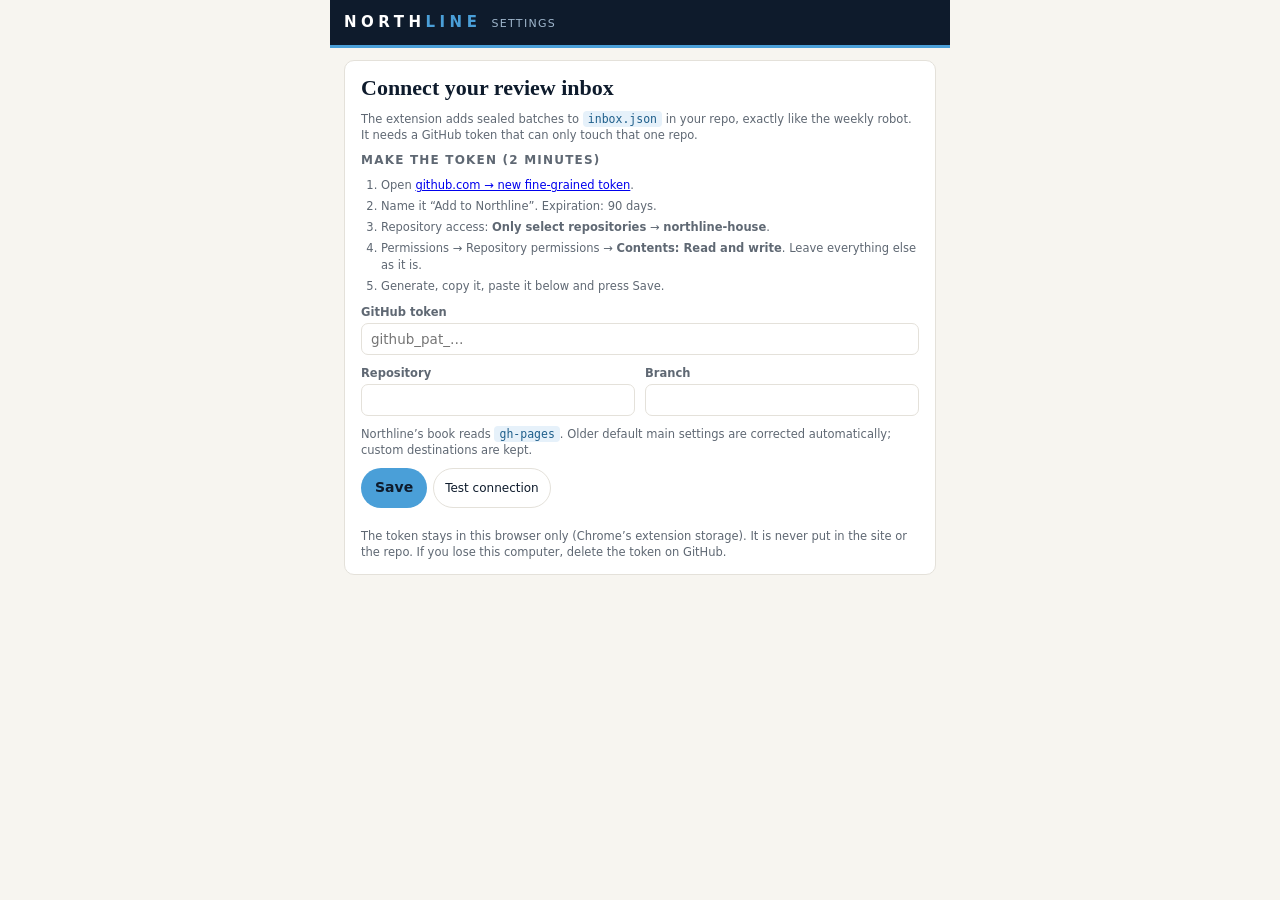
<file: tools/extension/options.html>
<!doctype html>
<html lang="en">
<head>
<meta charset="utf-8">
<title>Add to Northline · Settings</title>
<link rel="stylesheet" href="popup.css">
<style>
body{width:auto;max-width:620px;margin:0 auto}
main{gap:16px}
ol{margin:0;padding-left:20px;display:grid;gap:5px}
.card{background:var(--surface);border:1px solid var(--line);border-radius:10px;padding:14px 16px;display:grid;gap:10px}
h1{font:600 22px var(--display);margin:0}
h2{margin:0;font:600 12px var(--ui);letter-spacing:.1em;text-transform:uppercase;color:var(--muted)}
code{background:var(--soft);color:var(--accent);padding:1px 5px;border-radius:4px}
</style>
</head>
<body>
<header class="top"><span class="word">NORTH<i>LINE</i></span><span class="tag">Settings</span></header>
<main>
  <section class="card">
    <h1>Connect your review inbox</h1>
    <p class="hint">The extension adds sealed batches to <code>inbox.json</code> in your repo, exactly like the weekly robot. It needs a GitHub token that can only touch that one repo.</p>
    <h2>Make the token (2 minutes)</h2>
    <ol class="hint">
      <li>Open <a href="https://github.com/settings/personal-access-tokens/new" target="_blank" rel="noopener">github.com → new fine-grained token</a>.</li>
      <li>Name it “Add to Northline”. Expiration: 90 days.</li>
      <li>Repository access: <b>Only select repositories</b> → <b>northline-house</b>.</li>
      <li>Permissions → Repository permissions → <b>Contents: Read and write</b>. Leave everything else as it is.</li>
      <li>Generate, copy it, paste it below and press Save.</li>
    </ol>
    <label>GitHub token<input id="token" type="password" autocomplete="off" placeholder="github_pat_…"></label>
    <div class="grid">
      <label>Repository<input id="repo" autocomplete="off"></label>
      <label>Branch<input id="branch" autocomplete="off"></label>
    </div>
    <p class="hint">Northline’s book reads <code>gh-pages</code>. Older default main settings are corrected automatically; custom destinations are kept.</p>
    <div class="row"><button class="primary" id="save">Save</button><button class="mini" id="test">Test connection</button></div>
    <p class="status" id="msg" aria-live="polite"></p>
    <p class="hint">The token stays in this browser only (Chrome’s extension storage). It is never put in the site or the repo. If you lose this computer, delete the token on GitHub.</p>
  </section>
</main>
<script src="seal.js"></script>
<script src="options.js"></script>
</body>
</html>
</file>
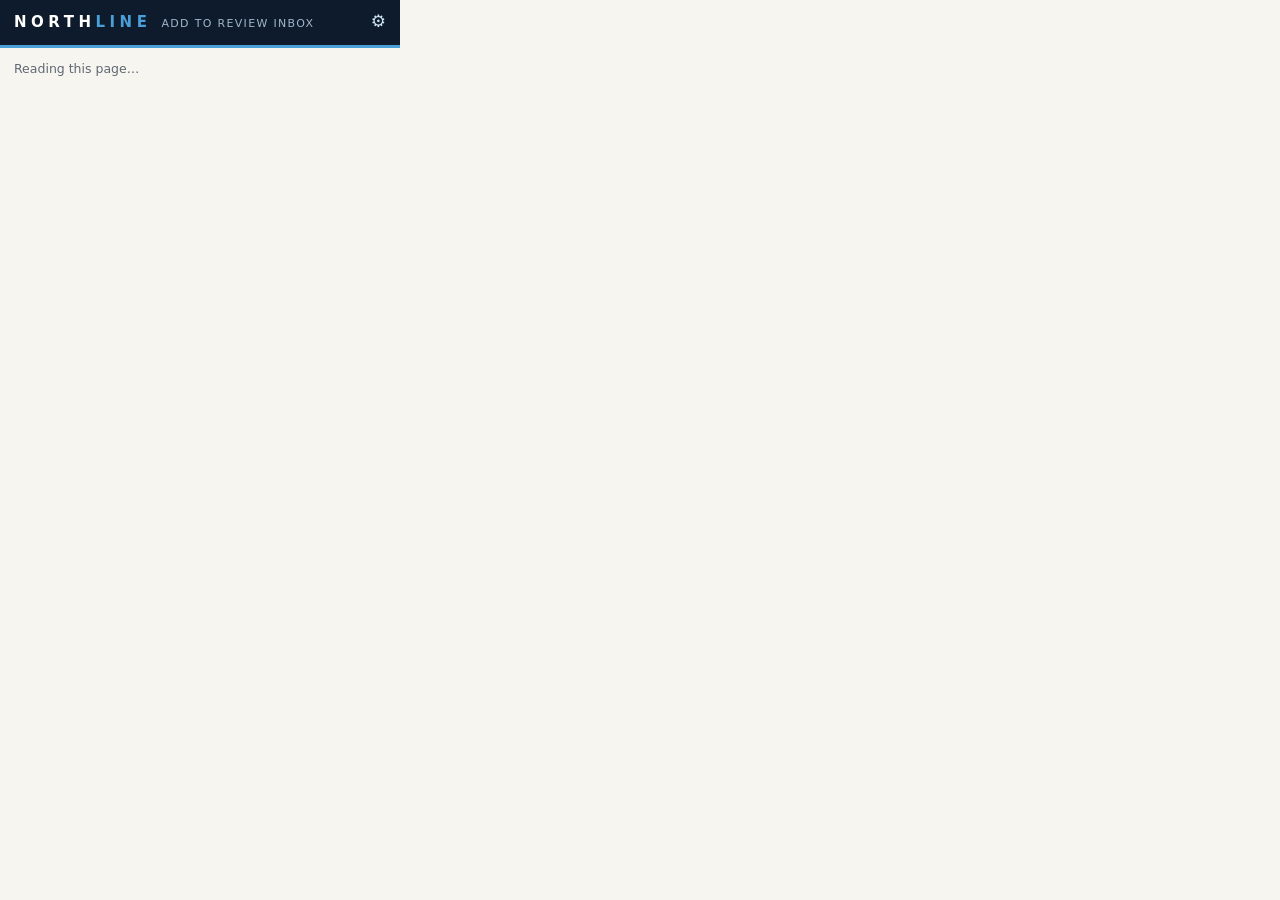
<file: tools/extension/popup.html>
<!doctype html>
<html lang="en">
<head>
<meta charset="utf-8">
<title>Add to Northline</title>
<link rel="stylesheet" href="popup.css">
</head>
<body>
<header class="top">
  <span class="word">NORTH<i>LINE</i></span>
  <span class="tag">Add to review inbox</span>
  <a href="options.html" target="_blank" class="gear" title="Settings" aria-label="Settings">⚙</a>
</header>

<main>
  <p class="status" id="status" aria-live="polite">Reading this page…</p>

  <section id="form" hidden>
    <div class="photos" id="photos" aria-label="Photos: tap to include or leave out; the first one you keep is the main photo"></div>
    <p class="hint" id="photoHint"></p>

    <div class="grid">
      <label class="wide">Model name <small>(English, as customers will see it)</small><input id="model" autocomplete="off"></label>
      <label>Brand<input id="brand" autocomplete="off"></label>
      <label>Category<select id="cat"></select></label>
      <label>For<select id="who"></select></label>
      <label>Type<select id="kind"></select></label>
      <label id="heelBox">Heel<select id="heel"></select></label>
      <label>Colour<input id="colour" autocomplete="off"></label>
      <label>Colour group<select id="fam"></select></label>
      <label class="wide">Sizes in stock <small>(comma between sizes)</small><input id="sizes" autocomplete="off"></label>
      <label class="wide">Short description <small>(optional)</small><input id="desc" autocomplete="off" maxlength="120"></label>
      <label>Price on the site (₺)<input id="tl" inputmode="decimal" autocomplete="off"></label>
      <label>Weight packed (kg) <small>optional</small><input id="kg" inputmode="decimal" autocomplete="off"></label>
      <label class="wide">Reference <small>(unique code)</small><input id="ref" autocomplete="off"></label>
    </div>

    <div class="est" id="est" hidden></div>
    <p class="warn" id="dup" hidden></p>
    <p class="err" id="err" hidden></p>
    <button class="primary" id="add">Add to list</button>
  </section>

  <section class="queue" id="queueBox" hidden>
    <h2>Ready to send <span id="qCount"></span></h2>
    <div id="queue"></div>
    <button class="send" id="send">Send to review inbox</button>
    <div class="row"><button class="mini" id="download">Download findings</button><button class="mini" id="clear">Clear list</button></div>
    <p class="hint" id="sendHint">Sealed so only your book can open it. Nothing goes live until you approve it there.</p>
  </section>
</main>
<script src="guess.js"></script>
<script src="seal.js"></script>
<script src="popup.js"></script>
</body>
</html>
</file>
<file: shop/storefront.css>
/* Customer storefront. Brand assets and existing catalogue behavior are retained. */
.skip-link{position:fixed;top:-80px;left:16px;z-index:100;background:var(--ink);color:white;padding:14px}.skip-link:focus{top:12px}
.top .wrap{height:80px}.top{--head:80px}.nl-logo{width:190px!important;max-width:48vw}.kicker{font:500 10px/1.5 var(--ui);letter-spacing:.19em;margin:0 0 22px}
.editorial{display:grid;grid-template-columns:1fr 1fr;max-width:1600px;margin:auto;min-height:560px;background:#e9e1d3}
.hero-copy{background:#2e3028;color:#f4f0e8;padding:70px clamp(28px,5vw,90px);display:flex;align-items:flex-start;flex-direction:column;justify-content:center}
.hero-copy h1{font:400 clamp(40px,4.7vw,72px)/1.02 var(--display);letter-spacing:-.035em;margin:0 0 24px;max-width:12ch}.hero-copy h1 em{font-weight:400;color:#e2d9ca}
.hero-description{font:400 16px/1.7 var(--ui);color:#d8d5ca;max-width:35ch;margin:0 0 30px}.hero-actions{display:flex;align-items:center;gap:24px;flex-wrap:wrap}.hero-cta{background:#f4f0e8;color:#2e2c29;padding:16px 22px;display:flex;gap:24px;align-items:center;text-decoration:none;font:500 14px var(--ui)}.hero-cta:hover{background:#fff}.text-link{font-size:13px;text-underline-offset:5px}.hero-signature{font:italic 18px var(--display);color:#bcb9a9;margin:44px 0 0}.hero-copy .via{margin-top:18px}
.hero-visual{position:relative;overflow:hidden;min-height:560px;background:#e9e1d3}.hero-visual>img{position:absolute;width:100%;height:125%;top:-16%;object-fit:cover;mix-blend-mode:multiply}.visual-label{position:absolute;top:32px;left:32px;z-index:1;font:500 10px var(--ui);letter-spacing:.17em}.visual-caption{position:absolute;inset:auto 32px 32px;display:flex;align-items:flex-end;justify-content:space-between;gap:20px}.visual-caption>span{font:italic 30px/1.05 var(--display)}.visual-caption a{font-size:12px;text-underline-offset:5px}
.service-strip{display:flex;justify-content:center;gap:8vw;padding:19px 24px;border-bottom:1px solid var(--line);font:500 11px var(--ui);letter-spacing:.06em;text-align:center}
.collection-intro{display:flex;align-items:flex-end;justify-content:space-between;gap:20px;padding-top:64px;padding-bottom:24px}.collection-intro .kicker{margin-bottom:12px}.collection-intro h2,.ordering h2{font:400 clamp(32px,3.5vw,48px)/1.08 var(--display);letter-spacing:-.02em;margin:0}.collection-intro>p{color:var(--muted);font-size:14px;margin:0}
.collection-links{display:grid;grid-template-columns:repeat(4,1fr);gap:16px;padding-bottom:40px}.collection-links>a{background:#e9e1d3;padding:24px;text-decoration:none;font:400 29px var(--display);display:grid;grid-template-columns:1fr auto;transition:background .2s}.collection-links>a:hover{background:#ded6c7}.collection-links>a>span:first-child{grid-column:1/-1;font:500 9px var(--ui);letter-spacing:.13em;margin-bottom:28px}.collection-links>a:nth-child(2){background:#e6e4d6}.collection-links>a:nth-child(3){background:#ded2c3}.collection-links>a:nth-child(4){background:#e9e5dc}
#browse{scroll-margin-top:80px}.tools{border-top:1px solid var(--line)}.ph{border-radius:0}.grid{gap:38px 22px}.info .m{font-size:20px;line-height:1.2}.info .b{font-size:10px;letter-spacing:.12em;text-transform:uppercase;color:var(--muted)}.info .p{margin-top:5px}.card:focus-visible{outline:2px solid var(--ink);outline-offset:5px}
.ordering{margin-top:64px;margin-bottom:64px;border-top:1px solid var(--line);padding-top:48px;display:grid;grid-template-columns:1fr 1.6fr;gap:40px}.ordering-heading>p:last-child{font-size:14px;color:var(--muted)}.ordering-steps{display:grid;grid-template-columns:repeat(3,1fr);gap:24px}.ordering-steps article>span{font:italic 24px var(--display);color:var(--muted)}.ordering-steps h3{font:400 23px var(--display);margin:20px 0 12px}.ordering-steps p,.ordering-note p{font-size:14px;color:var(--muted);line-height:1.65}.ordering-note{grid-column:1/-1;border-block:1px solid var(--line);padding:18px 0}.ordering-note summary{cursor:pointer;font-size:14px;min-height:28px}.ordering-note p{max-width:80ch}.foot{padding-block:48px}#how-it-works{scroll-margin-top:100px}
@media(max-width:760px){.top .wrap{height:64px}.nl-logo{width:160px!important}.editorial{grid-template-columns:1fr;min-height:0}.hero-copy{padding:36px 24px 32px}.hero-copy h1{font-size:45px;max-width:15ch}.hero-copy .kicker{font-size:9px;margin-bottom:20px}.hero-description{font-size:14px;max-width:40ch;margin-bottom:24px}.hero-signature{display:none}.hero-actions{gap:20px}.hero-cta{padding:14px 18px}.hero-visual{min-height:290px}.hero-visual>img{height:210%;top:-82%;object-fit:cover}.visual-label{top:20px;left:24px;font-size:9px}.visual-caption{inset:auto 24px 20px}.visual-caption>span{font-size:25px}.service-strip{gap:14px;padding:15px 16px;font-size:10px;line-height:1.4}.service-strip>span{flex:1}.collection-intro{padding-top:36px;align-items:flex-start}.collection-intro>p{display:none}.collection-links{grid-template-columns:repeat(2,1fr);gap:10px;padding-bottom:28px}.collection-links>a{padding:18px;font-size:26px}.collection-links>a>span:first-child{margin-bottom:18px}.grid{gap:28px 12px}.info .m{font-size:17px}.ordering{grid-template-columns:1fr;gap:24px;margin-top:36px;margin-bottom:36px;padding-top:30px}.ordering-steps{grid-template-columns:1fr;gap:18px}.ordering-steps article{display:grid;grid-template-columns:32px 1fr;column-gap:16px}.ordering-steps h3{margin:0}.ordering-steps p{grid-column:2;margin:6px 0 0}.ordering-note{grid-column:1}.kicker{margin-bottom:14px}#browse{scroll-margin-top:64px}}
/* Motion is progressive: the first edit stays readable without JavaScript. */
.hero-carousel{max-width:1600px;margin:auto;background:var(--paper);overflow:hidden}
.hero-slides{display:grid}.hero-slide{grid-area:1/1;width:100%;margin:0;min-width:0}.hero-slide[hidden]{display:none}
.hero-ready .hero-slide{opacity:0;visibility:hidden;pointer-events:none;transform:translateX(24px);transition:opacity .75s ease,transform .9s cubic-bezier(.22,1,.36,1),visibility .75s}
.hero-ready .hero-slide.is-active{opacity:1;visibility:visible;pointer-events:auto;transform:translateX(0);z-index:1}
.hero-copy h2{font:400 clamp(40px,4.7vw,72px)/1.02 var(--display);letter-spacing:-.035em;margin:0 0 24px;max-width:12ch}.hero-copy h2 em{font-weight:400;color:#e2d9ca}
.hero-bags .hero-copy{background:#4a3426}.hero-footwear .hero-copy{background:#5e5e45}
.hero-bags .hero-visual{background:var(--line)}.hero-bags .hero-visual>img{height:100%;width:106%;top:0;left:-3%;object-fit:cover;object-position:center bottom}
/* These are detail photographs: fill the panel and keep the toe inside the frame.
   The photo's own neutral backdrop is matched to avoid a horizontal edge. */
.hero-footwear .hero-visual{background:#ececec}.hero-footwear .hero-visual>img{height:100%;width:106%;top:0;left:-3%;object-fit:cover;object-position:center bottom;mix-blend-mode:normal}
.hero-navigation{display:flex;align-items:center;gap:24px;min-height:72px;padding:0 clamp(24px,5vw,80px);border-bottom:1px solid var(--line)}.hero-navigation[hidden]{display:none}
.hero-navigation button{appearance:none;background:none;border:0;color:var(--ink);cursor:pointer;font:500 12px var(--ui);min-width:44px;min-height:44px;padding:10px}
.hero-navigation button:focus-visible,.hero-cta:focus-visible,.text-link:focus-visible{outline:2px solid currentColor;outline-offset:3px}
.hero-dots{display:flex;gap:0}.hero-dots button span{display:block;width:26px;height:2px;background:var(--line);transition:background .3s,width .3s}.hero-dots button[aria-current=true] span{background:var(--ink);width:34px}
.hero-counter{font:500 10px var(--ui);letter-spacing:.15em;color:var(--muted)}.hero-play{margin-left:auto}.hero-arrows{display:flex;gap:6px}.hero-arrows button{font-size:23px;border:1px solid var(--line);border-radius:50%;padding:0}
.hero-referral{display:block;width:100%;padding:12px 24px;text-align:center;background:var(--paper);color:var(--muted);border-radius:0}.hero-referral[hidden]{display:none}.sr-only{position:absolute;width:1px;height:1px;padding:0;margin:-1px;overflow:hidden;clip:rect(0,0,0,0);white-space:nowrap;border:0}
.hero-copy{background:#2e2c29}.hero-cta{transition:background .2s,transform .25s}.hero-cta:hover{transform:translateY(-2px)}.hero-cta>span{transition:transform .25s}.hero-cta:hover>span{transform:translate(3px,-3px)}
.collection-links>a{transition:background .25s,transform .35s}.collection-links>a:hover{transform:translateY(-4px)}
.reveal-pending{opacity:0;transform:translateY(20px)}.reveal-ready{transition:opacity .7s ease,transform .7s cubic-bezier(.22,1,.36,1)}.reveal-ready.is-visible{opacity:1;transform:none}
@media(max-width:760px){.hero-copy h2{font-size:45px;max-width:15ch}.hero-copy{min-height:350px}.hero-visual{min-height:300px}.hero-navigation{gap:10px;min-height:64px;padding:0 14px}.hero-counter{font-size:9px}.hero-dots button{min-width:36px;padding:8px}.hero-dots button span{width:20px}.hero-dots button[aria-current=true] span{width:24px}.hero-arrows{gap:4px}}
@media(prefers-reduced-motion:reduce){*{scroll-behavior:auto!important;transition:none!important;animation:none!important}.reveal-pending{opacity:1;transform:none}.hero-ready .hero-slide{transform:none}}

/* Preserve fixed-slide geometry; product content uses the existing hero panels. */
.hero-product>.hero-copy,.hero-product>.hero-visual{visibility:hidden}
.hero-pool-content{position:absolute;inset:0;display:grid;grid-template-columns:44% 56%;overflow:hidden}
.hero-slide .hero-pool-content .hero-copy{width:100%;height:100%;background:#2e2c29;color:#f4f0e8;padding:clamp(24px,4vw,64px);display:flex;flex-direction:column;align-items:flex-start;justify-content:center;gap:0;min-width:0}
.hero-pool-content .hero-copy h1,.hero-pool-content .hero-copy h2{max-width:none;font-size:clamp(36px,4.2vw,64px);overflow-wrap:anywhere;margin:0 0 22px}
.hero-pool-content .hero-copy .kicker{color:#d8d5ca;margin:0 0 20px}
.hero-pool-content .hero-copy .hero-description{color:#d8d5ca;margin:0 0 24px;font-size:20px}
.hero-pool-content .hero-copy .hero-cta{background:#f4f0e8;color:#2e2c29}
.hero-pool-content .hero-actions{gap:20px;flex-wrap:wrap}
.hero-slide .hero-pool-content .hero-visual{position:relative;inset:auto;z-index:0;min-height:0;height:100%;aspect-ratio:auto;background:#e9e1d3;isolation:isolate}
.hero-slide .hero-pool-content .hero-visual>img{position:absolute;inset:0;width:100%;height:100%;padding:clamp(28px,4vw,56px);box-sizing:border-box;object-fit:contain;object-position:center;mix-blend-mode:multiply}
.hero-pool-content .visual-label{color:#2e2c29;top:20px;left:24px}
@media(max-width:760px){.hero-pool-content{grid-template-columns:1fr;grid-template-rows:52% 48%}.hero-slide .hero-pool-content .hero-copy{padding:16px 22px}.hero-pool-content .hero-copy h1,.hero-pool-content .hero-copy h2{font-size:clamp(24px,6vw,31px);margin-bottom:12px}.hero-pool-content .hero-copy .kicker{font-size:9px;margin-bottom:10px}.hero-pool-content .hero-copy .hero-description{font-size:17px;margin-bottom:12px}.hero-pool-content .hero-actions{gap:14px}.hero-pool-content .hero-copy .hero-cta{padding:11px 14px;font-size:12px}.hero-pool-content .text-link{font-size:12px}.hero-pool-content .visual-label{top:12px;font-size:9px}.hero-slide .hero-pool-content .hero-visual>img{padding:30px 24px 16px}}

/* Retain compact catalogue navigation and browsing controls from #62. */
body{background:#fbf8f2}
.top{background:#fbf8f2;box-shadow:none;border-bottom:1px solid #e2d9ca}
.top .wrap{height:76px;max-width:1440px}
.service-strip{background:transparent;border-bottom:1px solid #e2d9ca;padding:18px 24px;gap:40px;font:400 12px/1.5 var(--ui);letter-spacing:0;text-transform:none}
.collection-intro{padding-top:32px;padding-bottom:18px;align-items:baseline}
.collection-intro h2{font:500 25px/1.2 var(--ui);letter-spacing:-.025em}
.collection-intro>p{font-size:13px}
.collection-links{gap:0;padding-bottom:32px;grid-template-columns:repeat(4,1fr)}
.collection-links>a,.collection-links>a:nth-child(n){background:transparent;border-block:1px solid #e2d9ca;padding:19px 20px;font:500 15px/1.3 var(--ui);transform:none}
.collection-links>a+a{border-left:1px solid #e2d9ca}
.collection-links>a:hover{background:#f4f0e8;transform:none}
.tools{background:#fbf8f2;border-top:0;box-shadow:none}
.aud button{border-radius:0;font-size:15px;min-height:48px}
.rail button,.fbtn,.chip,.bchip{border-radius:2px;min-height:44px}
.meta{padding-block:18px;font-size:13px}
.grid{gap:34px 20px}
.card{border:0;box-shadow:none;border-radius:0}
.card .ph{background:#f4f0e8;aspect-ratio:4/5;border-radius:0}
.card .ph img{object-fit:contain;padding:12px;box-sizing:border-box}
.card:hover .ph img{transform:none}
.info{padding-top:12px;gap:5px}
.info .b{font:500 10px/1.4 var(--ui);letter-spacing:.08em;color:#6b6257}
.info .m{font:400 15px/1.35 var(--ui);letter-spacing:0}
.info .p{font:500 14px/1.4 var(--ui);margin-top:2px}
.tag{border-radius:0;box-shadow:none;font-size:10px;letter-spacing:0}
.ordering{margin-block:56px;padding-top:32px;gap:36px;grid-template-columns:1fr 2fr}
.ordering h2{font:500 25px/1.2 var(--ui);letter-spacing:-.02em}
.ordering-steps h3{font:500 16px/1.3 var(--ui);margin-top:12px}
.ordering-steps article>span{font:400 12px var(--ui)}
.reveal-pending{opacity:1;transform:none}
.reveal-ready{transition:none}
@media(max-width:760px){.top .wrap{height:62px}
.nl-logo{width:144px!important}
.service-strip{padding:12px 16px;gap:16px;font-size:11px;justify-content:space-between}
.service-strip>span:first-child{display:none}
.collection-intro{padding-top:24px;padding-bottom:14px}
.collection-intro h2{font-size:21px}
.collection-links{grid-template-columns:1fr 1fr;padding-bottom:24px}
.collection-links>a,.collection-links>a:nth-child(n){padding:15px 10px;font-size:13px}
.collection-links>a:nth-child(3),.collection-links>a:nth-child(4){border-top:0}
.collection-links>a:nth-child(3){border-left:0}
.grid{gap:24px 12px}
.info .m{font-size:14px}
.info .b{font-size:9px}
.info .p{font-size:13px}
.card .ph img{padding:6px}
.meta{align-items:flex-start;gap:12px}
.ordering{grid-template-columns:1fr;margin-block:36px;gap:24px}
.ordering h2{font-size:22px}
}
.collection-intro{display:none}
.collection-links{padding-top:0;padding-bottom:0;margin-top:0;margin-bottom:20px}
.collection-links>a,.collection-links>a:nth-child(n){border-top:0}
@media(max-width:760px){.collection-links{display:flex;margin-bottom:16px;overflow-x:auto;padding-bottom:0}
.collection-links>a,.collection-links>a:nth-child(n){flex:1;white-space:nowrap;padding:16px 10px;font-size:12px;border:0;border-bottom:1px solid #e2d9ca;gap:8px}
.collection-links>a svg{display:none}
.service-strip{font-size:10px;padding-block:10px}
.meta{padding-block:12px}
}
.collection-links>a,.collection-links>a:nth-child(n){border-bottom:0}
.collection-links>a+a{border-left:0}
.tools{border-bottom:1px solid #e2d9ca}
.rail{gap:4px;scrollbar-width:thin;scrollbar-color:#d0c5b4 transparent}
.rail .chip{border:0;background:transparent;padding:10px 14px;color:#6b6257;min-height:44px;border-radius:3px}
.rail .chip[aria-pressed=true]{background:#2e2c29;color:#fbf8f2}
.rail .chip:hover:not([aria-pressed=true]){background:#f4f0e8;color:#2e2c29}
.fbtn{border:0;background:transparent;padding:10px 12px}
.sortw select{min-height:44px;padding:8px 24px 8px 8px;border:0;background:transparent;font-weight:500}
.sortw .sl{color:#6b6257;font-size:12px}
.mctl{gap:16px}
.meta{border-bottom:0;margin-bottom:8px}
button:focus-visible,a:focus-visible,select:focus-visible{outline:2px solid #5e5e45;outline-offset:3px}
@media(max-width:760px){.meta{gap:4px}
.meta>span:first-child{font-size:12px}
.mctl{width:100%;justify-content:space-between}
.rail .chip{padding-inline:12px}
.collection-links{margin-bottom:4px}
}
.tools .tabs{min-height:58px}
.tools .rail{min-height:58px}
#grid:empty{min-height:420px}
#count{display:inline-block;min-height:20px}
@media(max-width:760px){.tools .tabs{height:52px;min-height:52px}
.tools .rail{height:58px;min-height:58px}
}

/* Stable slide positioning also contains approved product-pool overlays. */
.hero-slide{position:relative}
.hero-navigation[hidden]{display:flex!important;visibility:hidden}

/* Whole supplier photographs, with the original background left intact. */
.hero-footwear .hero-visual>img{width:100%;height:100%;inset:0;object-fit:contain;padding:24px;box-sizing:border-box}
.info .p{font-size:16px;color:var(--ink)}
.card-sizes{font:400 11px/1.6 var(--ui);color:var(--muted)}
.card-action{display:flex;align-items:center;justify-content:space-between;min-height:44px;border-bottom:1px solid var(--line);font:500 12px var(--ui);margin-top:4px}
.card:hover .card-action,.card:focus-visible .card-action{border-color:var(--ink)}
.tag{background:var(--paper);color:var(--ink);font-weight:400}
@media(max-width:760px){
  /* The original first edit reserves the box; later edits cannot resize it. */
  .hero-slides{position:relative}
  .hero-slides .hero-slide:not(:first-child){position:absolute;inset:0;height:100%}
  .hero-carousel{position:relative}
  .hero-carousel .hero-navigation{position:absolute;bottom:0;right:0;z-index:3;min-height:0;padding:0 6px;border:0;gap:0;background:#f4f0e8}
  .hero-navigation .hero-dots,.hero-navigation .hero-counter,.hero-navigation .hero-arrows{display:none}
  .hero-navigation .hero-play{font-size:10px;min-height:44px}
  .hero-navigation[hidden]{visibility:hidden}
  
  .hero-slide.editorial{grid-template-columns:56% 44%;min-height:270px}
  .hero-slide .hero-copy{min-height:0;padding:24px 16px}
  .hero-copy h1,.hero-copy h2{font-size:28px;line-height:1.06;margin-bottom:14px}
  .hero-copy .kicker{font-size:8px;letter-spacing:.12em;margin-bottom:14px}
  .hero-description{font-size:11px;line-height:1.5;margin-bottom:16px}
  .hero-slide>.hero-copy .hero-description{display:none}
  .hero-actions{gap:6px;width:100%}
  .hero-cta{font-size:11px;padding:12px;min-height:44px;gap:8px;box-sizing:border-box}
  .text-link{display:flex;align-items:center;min-height:44px;font-size:11px}
  .hero-slide .hero-visual{min-height:0}
  .hero-slide .hero-visual>img{width:100%;height:100%;inset:0;object-fit:contain;padding:8px;box-sizing:border-box}
  .visual-label{font-size:7px;letter-spacing:.08em;top:20px;left:12px;right:8px}
  .hero-slide .hero-pool-content{position:absolute;inset:0;grid-template-columns:56% 44%;grid-template-rows:auto}
  .hero-slide .hero-pool-content .hero-copy{padding:16px}
  .hero-pool-content .hero-copy h1,.hero-pool-content .hero-copy h2{font-size:22px;line-height:1.06;margin-bottom:10px;display:-webkit-box;-webkit-box-orient:vertical;-webkit-line-clamp:3;overflow:hidden}
  .hero-pool-content .hero-copy .kicker{font-size:8px;margin-bottom:10px}
  .hero-pool-content .hero-copy .hero-description{font-size:16px;margin-bottom:10px}
  .hero-slide .hero-pool-content .hero-visual>img{padding:24px 8px 12px}
  .hero-pool-content .hero-actions{gap:6px}
  .hero-pool-content .visual-label{left:12px;font-size:7px}
  .service-strip,.collection-links{display:none}
  .meta{margin-bottom:0}
  .info .p{font-size:15px}
}
</file>
<file: tools/extension/popup.css>
:root{ --bg:#F7F5F0; --surface:#fff; --ink:#0E1B2C; --muted:#5F6873; --line:#E4E1DA; --navy:#0E1B2C; --sky:#4A9FD8; --accent:#1F5F8B; --soft:#E6F1FA; --good:#1E7A55; --warn:#95560F; --bad:#B3261E;
  --ui:"Figtree",system-ui,-apple-system,"Segoe UI",Roboto,sans-serif; --display:Georgia,"Times New Roman",serif; color-scheme:light }
*{box-sizing:border-box}
[hidden]{display:none!important}
html,body{margin:0}
body{width:400px;min-height:200px;background:var(--bg);color:var(--ink);font:13.5px/1.4 var(--ui)}
.top{background:var(--navy);color:#fff;padding:12px 14px;border-bottom:3px solid var(--sky);display:flex;align-items:baseline;gap:10px}
.word{font-weight:700;letter-spacing:.3em;font-size:15px}
.word i{font-style:normal;color:var(--sky)}
.tag{font-size:11px;letter-spacing:.12em;text-transform:uppercase;color:#9FB6CC;flex:1}
.gear{color:#CFE6F7;text-decoration:none;font-size:17px;line-height:1}
main{padding:12px 14px 16px;display:grid;gap:12px}
.status{margin:0;font-size:12.5px;color:var(--muted)}
.status.warn{color:var(--warn)} .status.good{color:var(--good);font-weight:600} .status.bad{color:var(--bad)}
.photos{display:grid;grid-template-columns:repeat(4,1fr);gap:6px}
.photos button{position:relative;padding:0;border:2px solid transparent;border-radius:8px;overflow:hidden;background:#EEF2F6;aspect-ratio:1/1;cursor:pointer}
.photos img{width:100%;height:100%;object-fit:cover;display:block}
.photos button[aria-pressed="false"] img{opacity:.28;filter:grayscale(1)}
.photos button[aria-pressed="true"]{border-color:var(--sky)}
.photos .main{position:absolute;left:4px;top:4px;background:var(--navy);color:#fff;font-size:10px;font-weight:700;padding:1px 6px;border-radius:999px}
.grid{display:grid;grid-template-columns:1fr 1fr;gap:9px 10px}
label{display:grid;gap:3px;font-size:11.5px;font-weight:600;color:var(--muted);min-width:0}
label small{font-weight:400}
label.wide{grid-column:1/-1}
input,select{font:13.5px var(--ui);color:var(--ink);background:var(--surface);border:1px solid var(--line);border-radius:7px;padding:7px 9px;width:100%;min-width:0}
input:focus,select:focus,button:focus-visible{outline:2px solid var(--sky);outline-offset:1px}
.est{background:var(--surface);border:1px solid var(--line);border-left:4px solid var(--sky);border-radius:8px;padding:9px 11px;display:grid;gap:3px}
.est .p{font:700 19px var(--ui);font-variant-numeric:tabular-nums}
.est .p span{font:600 12px var(--ui);color:var(--accent);background:var(--soft);padding:2px 7px;border-radius:999px;margin-left:6px;vertical-align:2px}
.est small{color:var(--muted);font-variant-numeric:tabular-nums}
.est .flag{color:var(--warn);font-weight:600}
.est.thin{border-left-color:#D99A3E}
.warn{margin:0;color:var(--warn);font-size:12.5px}
.err{margin:0;color:var(--bad);font-size:12.5px}
.hint{margin:0;color:var(--muted);font-size:11.5px}
button{font:inherit;cursor:pointer}
.primary,.send{border:0;border-radius:999px;padding:10px 14px;font-weight:700;font-size:14px}
.primary{background:var(--sky);color:var(--navy)}
.send{background:var(--navy);color:#fff}
.send:disabled,.primary:disabled{opacity:.55;cursor:default}
.mini{border:1px solid var(--line);background:var(--surface);color:var(--ink);border-radius:999px;padding:5px 11px;font-size:12px}
.row{display:flex;gap:6px;flex-wrap:wrap}
.queue{border-top:1px solid var(--line);padding-top:10px;display:grid;gap:8px}
.queue h2{margin:0;font:600 12px var(--ui);letter-spacing:.1em;text-transform:uppercase;color:var(--muted)}
.qi{display:grid;grid-template-columns:40px minmax(0,1fr) auto;gap:8px;align-items:center;background:var(--surface);border:1px solid var(--line);border-radius:8px;padding:5px}
.qi img{width:40px;height:40px;object-fit:cover;border-radius:5px;background:#EEF2F6}
.qi b{display:block;font-size:13px;white-space:nowrap;overflow:hidden;text-overflow:ellipsis}
.qi small{color:var(--muted);display:block;white-space:nowrap;overflow:hidden;text-overflow:ellipsis}
.qi .x{border:0;background:none;color:var(--muted);font-size:16px;padding:2px 6px}
</file>
